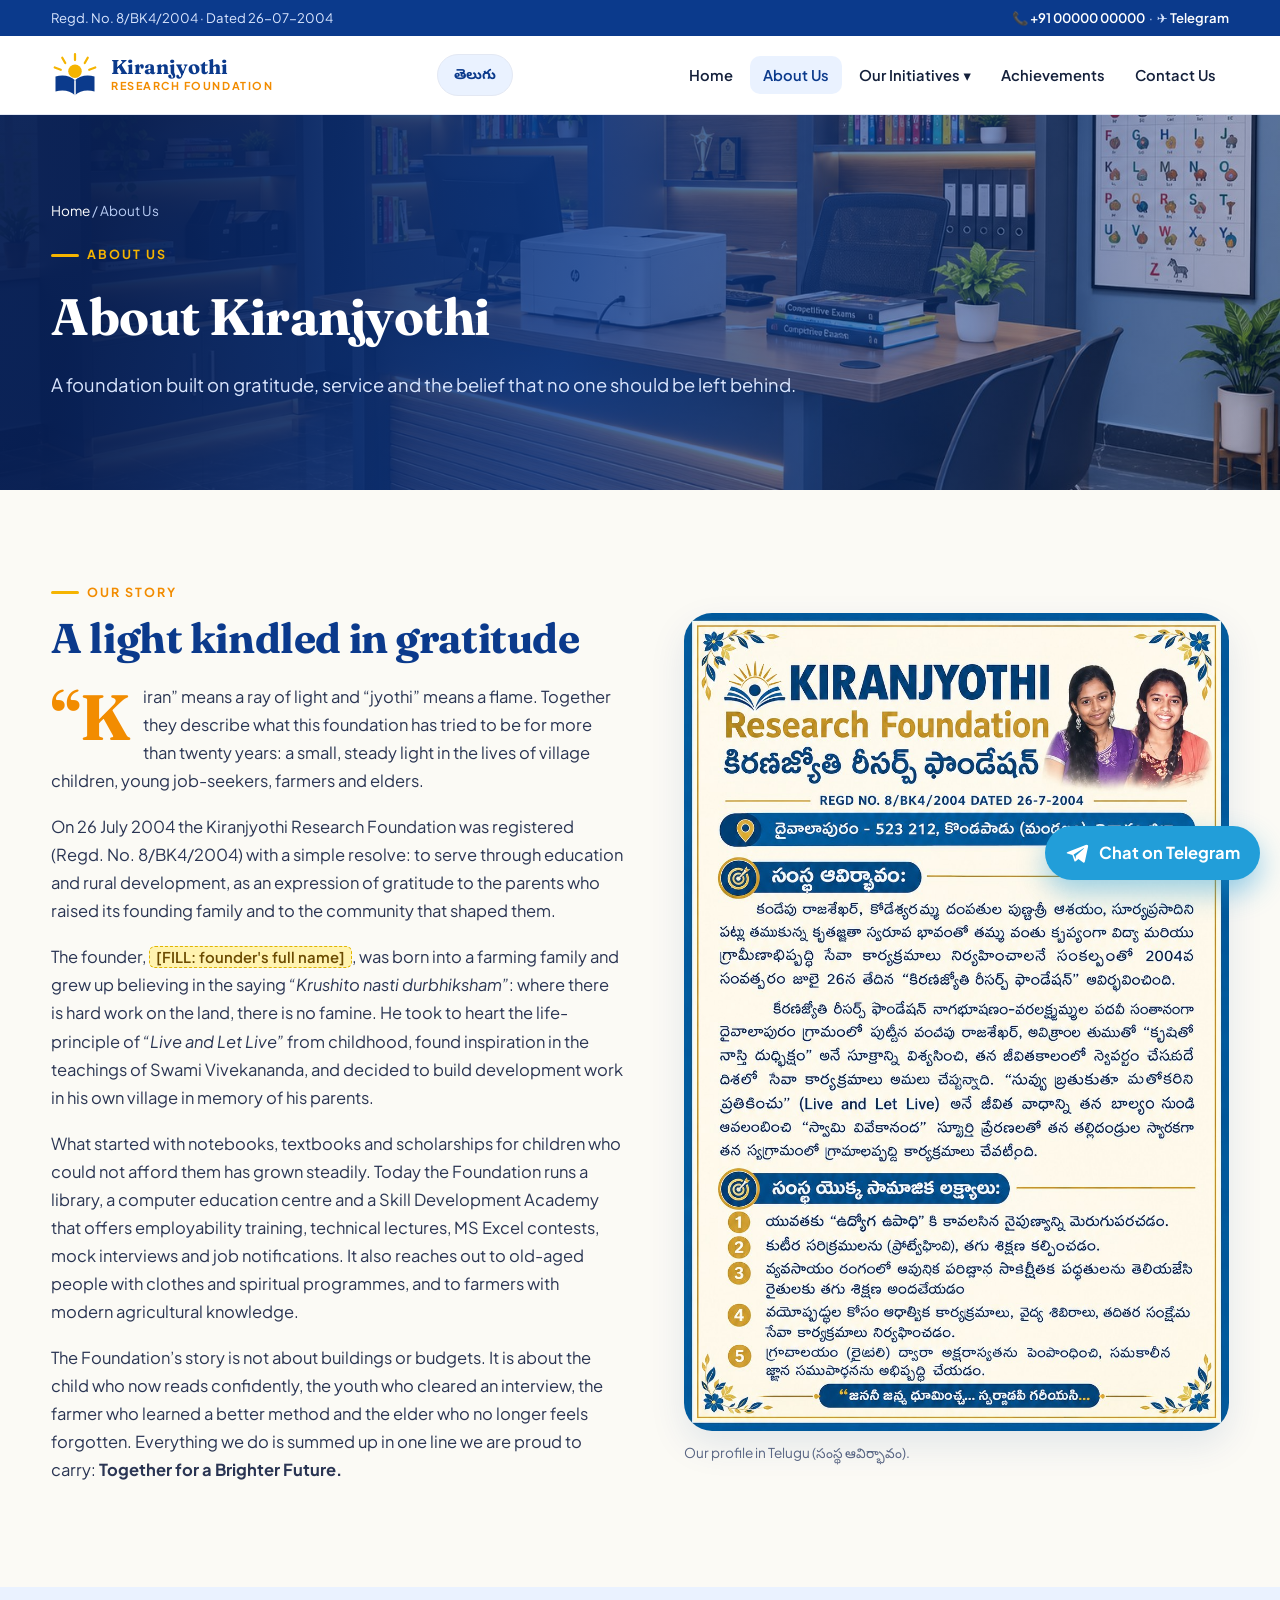
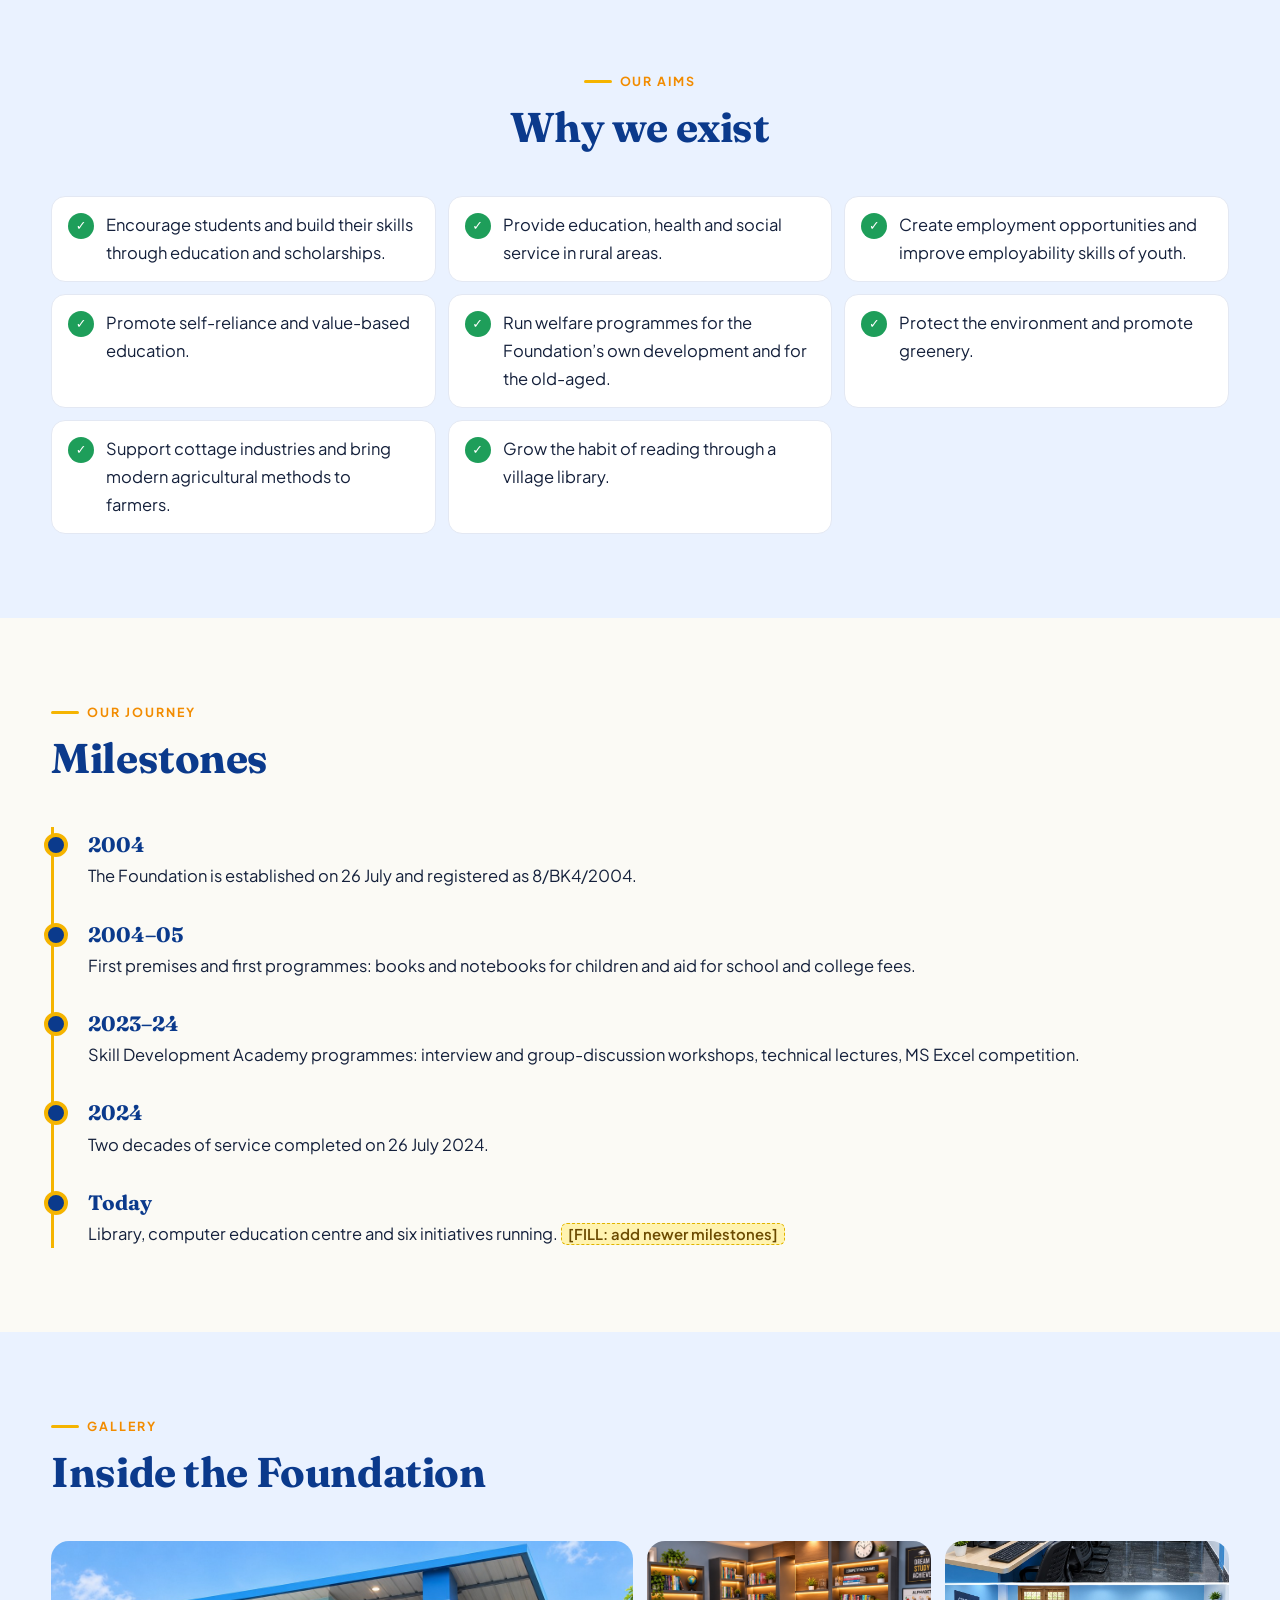
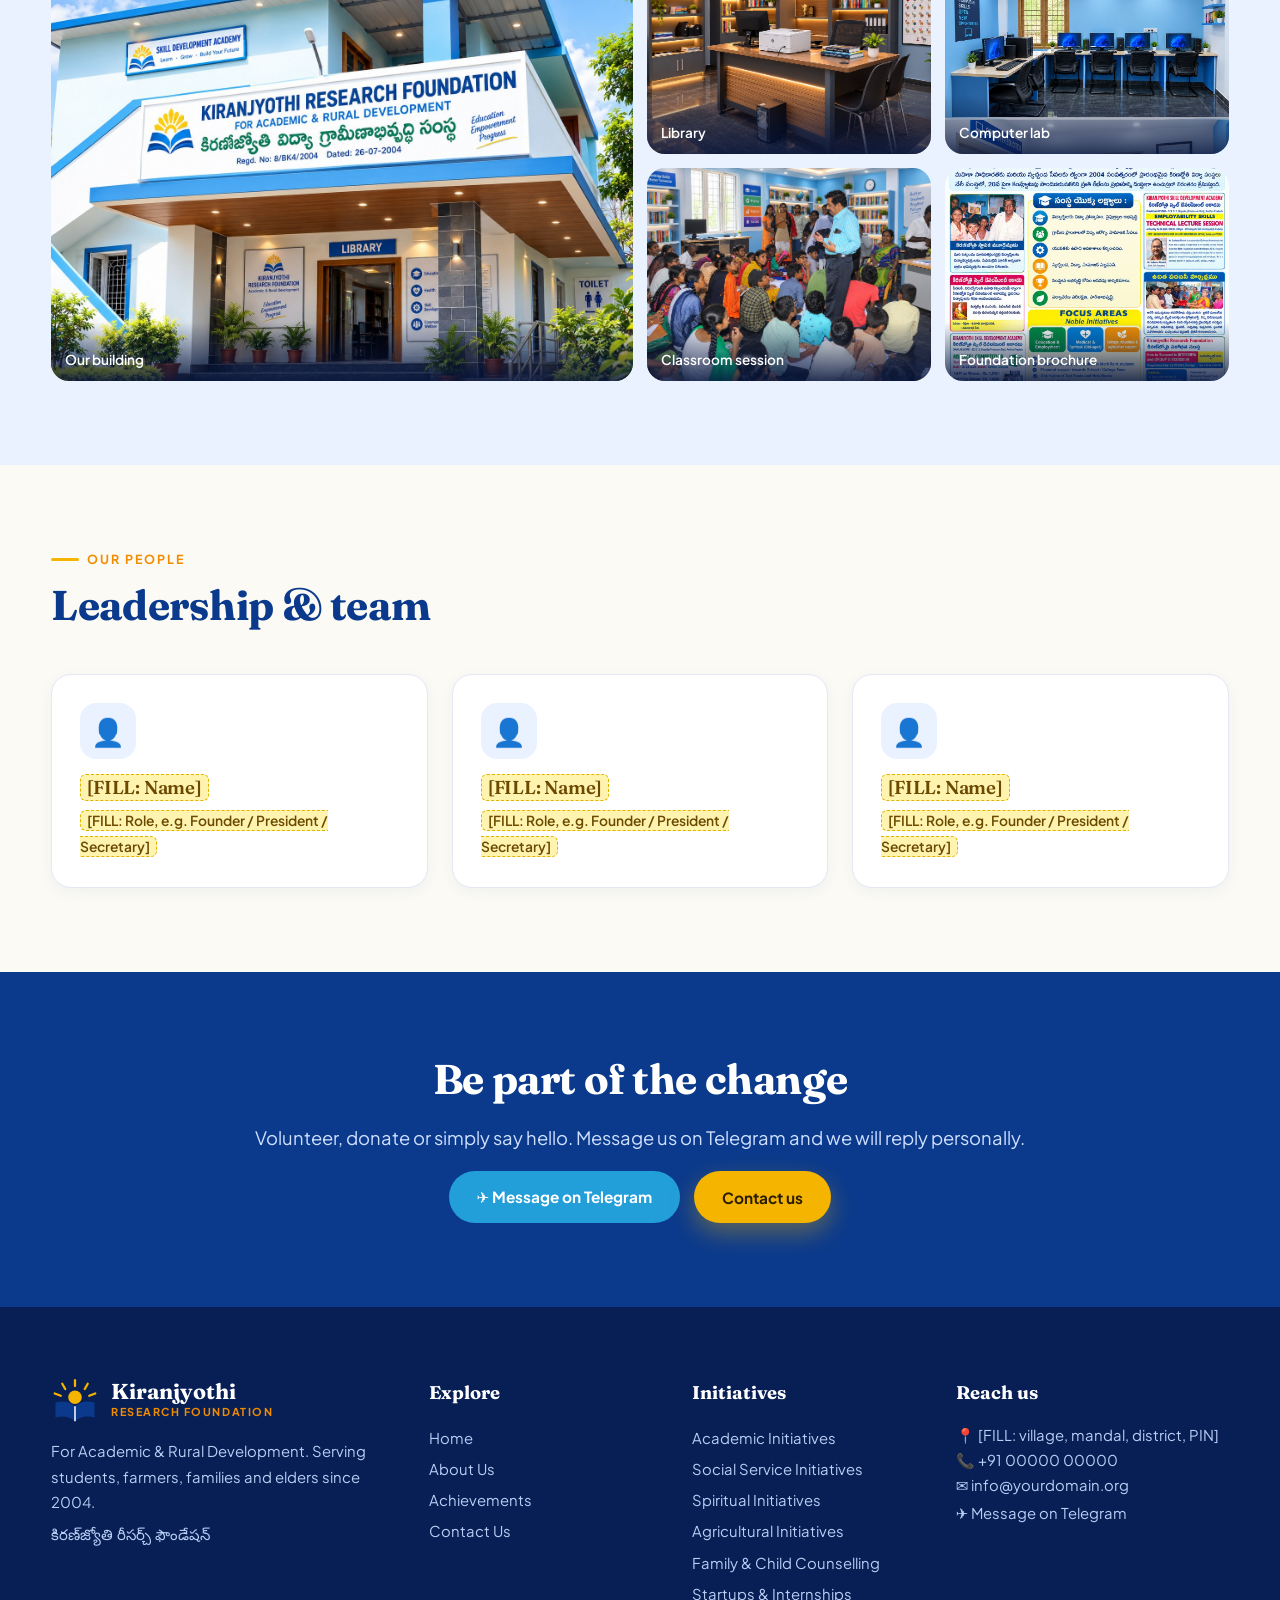
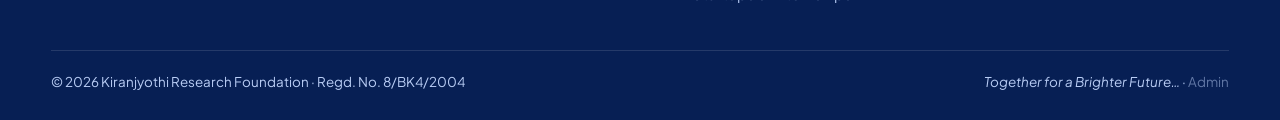
<file: about.html>
<!DOCTYPE html>
<html lang="en"><head><meta charset="utf-8"><meta name="viewport" content="width=device-width,initial-scale=1">
<title>About Us — Kiranjyothi Research Foundation</title><meta name="description" content="The story, aims and journey of the Kiranjyothi Research Foundation."><link rel="icon" href="data:image/svg+xml,%3Csvg xmlns='http://www.w3.org/2000/svg' viewBox='0 0 64 64'%3E%3Ccircle cx='32' cy='32' r='30' fill='%230b3a8c'/%3E%3Ccircle cx='32' cy='28' r='10' fill='%23f5b400'/%3E%3C/svg%3E">
<link rel="preconnect" href="https://fonts.googleapis.com"><link rel="preconnect" href="https://fonts.gstatic.com" crossorigin>
<link href="https://fonts.googleapis.com/css2?family=Fraunces:ital,opsz,wght@0,9..144,500;0,9..144,700;1,9..144,600&family=Noto+Sans+Telugu:wght@400;600;700&family=Plus+Jakarta+Sans:wght@400;500;600;700;800&display=swap" rel="stylesheet">
<style>
:root{
  --blue:#0b3a8c;--blue2:#1f6fe0;--sky:#eaf2ff;--gold:#f5b400;--saffron:#f28c00;--green:#1e9e5a;
  --ink:#14203b;--muted:#5a6683;--bg:#fbfaf5;--card:#fff;--line:#e3e8f3;
  --r:20px;--shadow:0 14px 36px rgba(11,58,140,.10);
  --display:'Fraunces','Georgia','Times New Roman',serif;
  --body:'Plus Jakarta Sans','Noto Sans Telugu','Segoe UI',system-ui,sans-serif;
}
*{box-sizing:border-box;margin:0;padding:0}
html{scroll-behavior:smooth}
body{font-family:var(--body);color:var(--ink);background:var(--bg);line-height:1.7;font-size:16.5px;-webkit-font-smoothing:antialiased}
img{max-width:100%;display:block}
a{color:var(--blue2);text-decoration:none}
.te{font-family:'Noto Sans Telugu','Plus Jakarta Sans',sans-serif}
.wrap{width:min(1180px,92%);margin-inline:auto}
h1,h2,h3{font-family:var(--display);line-height:1.15;color:var(--blue);letter-spacing:-.01em}
h1{font-size:clamp(2.3rem,5.2vw,4rem);font-weight:700}
h2{font-size:clamp(1.8rem,3.4vw,2.6rem);font-weight:700}
h3{font-size:1.3rem;font-weight:600}
.eyebrow{display:inline-flex;gap:.5rem;align-items:center;font-size:.78rem;font-weight:700;letter-spacing:.16em;text-transform:uppercase;color:var(--saffron)}
.eyebrow::before{content:"";width:28px;height:3px;background:var(--gold);border-radius:3px}
.lead{font-size:1.15rem;color:var(--muted);max-width:62ch}
section{padding:84px 0}
.sec-head{margin-bottom:44px;display:grid;gap:12px}
.sec-head.center{text-align:center;justify-items:center}
mark.fill{background:#fff3b0;color:#6b4a00;padding:1px 6px;border-radius:6px;font-size:.9em;font-weight:600;border:1px dashed #e0b400}

/* top strip + header */
.strip{background:var(--blue);color:#dbe7ff;font-size:.82rem;padding:7px 0}
.strip .wrap{display:flex;justify-content:space-between;gap:12px;flex-wrap:wrap}
.strip a{color:#fff;font-weight:600}
header.site{position:sticky;top:0;z-index:50;background:rgba(255,255,255,.92);backdrop-filter:blur(12px);border-bottom:1px solid var(--line)}
header.site .wrap{display:flex;align-items:center;justify-content:space-between;height:78px;gap:18px}
.brand{display:flex;align-items:center;gap:12px;color:var(--blue)}
.brand svg{width:48px;height:48px;flex:none}
.brand b{font-family:var(--display);font-size:1.25rem;display:block;line-height:1.05}
.brand small{display:block;font-size:.68rem;letter-spacing:.14em;color:var(--saffron);font-weight:700;text-transform:uppercase}
nav.main{display:flex;gap:4px;align-items:center}
nav.main a,nav.main .dd>button{font:600 .92rem var(--body);color:var(--ink);padding:10px 13px;border-radius:10px;background:none;border:0;cursor:pointer;display:block}
nav.main a:hover,nav.main .dd>button:hover,nav.main a.active,nav.main .dd.active>button{background:var(--sky);color:var(--blue)}
.dd{position:relative}
.dd .menu{position:absolute;top:100%;left:0;min-width:270px;background:#fff;border:1px solid var(--line);border-radius:16px;box-shadow:var(--shadow);padding:8px;display:none}
.dd:hover .menu,.dd:focus-within .menu,.dd.open .menu{display:block}
.dd .menu a{display:flex;gap:10px;align-items:center}
.burger{display:none;background:var(--blue);color:#fff;border:0;width:44px;height:44px;border-radius:12px;font-size:1.3rem;cursor:pointer}
@media(max-width:1020px){
  .burger{display:block}
  nav.main{position:fixed;inset:78px 0 0 0;background:#fff;flex-direction:column;align-items:stretch;padding:18px;overflow:auto;transform:translateX(100%);transition:.3s}
  nav.main.open{transform:none}
  .dd .menu{position:static;display:block;border:0;box-shadow:none;padding:0 0 0 12px}
  .dd>button{display:none!important}
}

/* buttons */
.btn{display:inline-flex;align-items:center;gap:.55rem;padding:14px 26px;border-radius:999px;font:700 .96rem var(--body);border:2px solid transparent;cursor:pointer;transition:.25s}
.btn.primary{background:var(--gold);color:#2a1d00;box-shadow:0 10px 24px rgba(245,180,0,.35)}
.btn.primary:hover{transform:translateY(-3px)}
.btn.ghost{border-color:rgba(255,255,255,.7);color:#fff}
.btn.ghost:hover{background:#fff;color:var(--blue)}
.btn.blue{background:var(--blue);color:#fff}
.btn.blue:hover{background:var(--blue2)}
.btn.tg{background:#229ed9;color:#fff}

/* hero */
.hero{position:relative;color:#fff;background:var(--blue);overflow:hidden;padding:0}
.hero .bg{position:absolute;inset:0;background-size:cover;background-position:center}
.hero::after{content:"";position:absolute;inset:0;background:linear-gradient(100deg,rgba(7,31,84,.96) 8%,rgba(11,58,140,.82) 45%,rgba(11,58,140,.25) 100%)}
.hero .wrap{position:relative;z-index:2;padding:110px 0 150px;display:grid;gap:22px;max-width:1180px}
.hero h1{color:#fff;max-width:15ch}
.hero h1 em{font-style:italic;color:var(--gold)}
.hero p.lead{color:#dbe7ff}
.hero .eyebrow{color:var(--gold)}
.hero .ctas{display:flex;gap:14px;flex-wrap:wrap;margin-top:8px}
.hero.small .wrap{padding:84px 0 90px}
.hero.small h1{font-size:clamp(2.1rem,4.4vw,3.2rem);max-width:22ch}
.sunrise{position:absolute;right:-90px;bottom:-110px;width:520px;opacity:.16;z-index:1}
.crumbs{font-size:.85rem;color:#b9cdf5}.crumbs a{color:#fff}

/* stats band */
.stats{margin-top:-70px;position:relative;z-index:5;padding:0}
.stats .grid{background:#fff;border-radius:26px;box-shadow:var(--shadow);display:grid;grid-template-columns:repeat(4,1fr);border:1px solid var(--line)}
.stat{padding:30px 22px;text-align:center;border-right:1px solid var(--line)}
.stat:last-child{border:0}
.stat b{font-family:var(--display);font-size:2.6rem;color:var(--blue);display:block;line-height:1}
.stat span{font-size:.88rem;color:var(--muted);font-weight:600}
@media(max-width:720px){.stats .grid{grid-template-columns:repeat(2,1fr)}.stat:nth-child(2){border-right:0}.stat{border-bottom:1px solid var(--line)}}

/* grids and cards */
.grid{display:grid;gap:24px}
.g2{grid-template-columns:repeat(2,1fr)}.g3{grid-template-columns:repeat(3,1fr)}.g4{grid-template-columns:repeat(4,1fr)}
@media(max-width:900px){.g3,.g4{grid-template-columns:repeat(2,1fr)}}
@media(max-width:620px){.g2,.g3,.g4{grid-template-columns:1fr}}
.card{background:var(--card);border:1px solid var(--line);border-radius:var(--r);padding:28px;box-shadow:0 4px 14px rgba(11,58,140,.05);transition:.3s}
.card:hover{transform:translateY(-6px);box-shadow:var(--shadow)}
.card .ico{width:56px;height:56px;border-radius:16px;display:grid;place-items:center;font-size:1.7rem;background:var(--sky);margin-bottom:16px}
.card p{color:var(--muted);font-size:.96rem;margin-top:8px}
.focus{position:relative;overflow:hidden;color:#fff;border:0;min-height:260px;display:flex;flex-direction:column;justify-content:flex-end}
.focus h3{color:#fff}.focus p{color:rgba(255,255,255,.88)}
.focus .te{opacity:.85;font-size:.9rem}
.focus::before{content:"";position:absolute;inset:0;background:var(--c);z-index:0}
.focus::after{content:attr(data-n);position:absolute;top:8px;right:20px;font:700 5.5rem var(--display);opacity:.15;color:#fff}
.focus>*{position:relative;z-index:1}
.focus .more{margin-top:14px;font-weight:700;font-size:.9rem;color:var(--gold)}
.split{display:grid;grid-template-columns:1.05fr 1fr;gap:60px;align-items:center}
@media(max-width:900px){.split{grid-template-columns:1fr;gap:34px}}
.photo{border-radius:28px;overflow:hidden;box-shadow:var(--shadow);position:relative}
.photo img{width:100%;height:100%;object-fit:cover}
.photo .tag{position:absolute;left:16px;bottom:16px;background:rgba(255,255,255,.95);padding:8px 14px;border-radius:999px;font-weight:700;font-size:.82rem;color:var(--blue)}
.essay p{margin-bottom:1.1em;color:#2a3553}
.essay p:first-of-type::first-letter{font:700 4rem/0.8 var(--display);float:left;padding:8px 12px 0 0;color:var(--saffron)}
.ticks{list-style:none;display:grid;gap:12px}
.ticks li{display:flex;gap:12px;align-items:flex-start;padding:14px 16px;background:#fff;border:1px solid var(--line);border-radius:14px}
.ticks li::before{content:"✓";flex:none;width:26px;height:26px;border-radius:50%;background:var(--green);color:#fff;display:grid;place-items:center;font-size:.8rem;font-weight:800;margin-top:2px}
.band{background:var(--blue);color:#fff;position:relative;overflow:hidden}
.band h2,.band h3{color:#fff}.band .lead{color:#cfe0ff}
.soft{background:var(--sky)}
.quote{font:italic 600 clamp(1.4rem,3vw,2.1rem)/1.35 var(--display);text-align:center;max-width:24em;margin:auto}
.quote small{display:block;font:600 .9rem var(--body);color:var(--gold);margin-top:14px;font-style:normal}

/* timeline */
.timeline{position:relative;display:grid;gap:26px;padding-left:34px;border-left:3px solid var(--gold)}
.tl{position:relative}.tl::before{content:"";position:absolute;left:-44px;top:6px;width:16px;height:16px;border-radius:50%;background:var(--blue);border:4px solid var(--gold)}
.tl b{font-family:var(--display);font-size:1.3rem;color:var(--blue)}

/* gallery */
.gallery{display:grid;grid-template-columns:repeat(4,1fr);gap:14px}
.gallery figure{border-radius:18px;overflow:hidden;position:relative;aspect-ratio:4/3;cursor:zoom-in;background:#ddd}
.gallery figure:nth-child(1){grid-column:span 2;grid-row:span 2;aspect-ratio:auto}
.gallery img{width:100%;height:100%;object-fit:cover;transition:.5s}
.gallery figure:hover img{transform:scale(1.07)}
.gallery figcaption{position:absolute;inset:auto 0 0 0;padding:26px 14px 10px;background:linear-gradient(transparent,rgba(5,20,60,.85));color:#fff;font-size:.85rem;font-weight:600}
@media(max-width:720px){.gallery{grid-template-columns:repeat(2,1fr)}}
.lightbox{position:fixed;inset:0;background:rgba(5,15,40,.92);z-index:100;display:none;place-items:center;padding:24px}
.lightbox.show{display:grid}.lightbox img{max-height:90vh;border-radius:12px}

/* achievements */
.ach-card{display:flex;flex-direction:column;background:#fff;border:1px solid var(--line);border-radius:var(--r);overflow:hidden;color:inherit;transition:.3s}
.ach-card:hover{transform:translateY(-6px);box-shadow:var(--shadow)}
.ach-card .im{aspect-ratio:16/10;background:linear-gradient(135deg,var(--blue),var(--blue2));overflow:hidden;display:grid;place-items:center;font-size:3rem}
.ach-card .im img{width:100%;height:100%;object-fit:cover}
.ach-card .tx{padding:20px 22px 24px;display:grid;gap:8px}
.ach-card h3{font-size:1.18rem}
.ach-card p{color:var(--muted);font-size:.93rem}
.badge{display:inline-block;font-size:.72rem;font-weight:800;letter-spacing:.08em;text-transform:uppercase;padding:4px 11px;border-radius:999px;background:var(--sky);color:var(--blue);justify-self:start}
.meta{font-size:.82rem;color:var(--muted);font-weight:600}
.filters{display:flex;gap:10px;flex-wrap:wrap;margin-bottom:30px}
.chip{padding:9px 18px;border-radius:999px;border:1.5px solid var(--line);background:#fff;font:600 .88rem var(--body);cursor:pointer}
.chip.on,.chip:hover{background:var(--blue);color:#fff;border-color:var(--blue)}
.empty{padding:40px;text-align:center;color:var(--muted);background:#fff;border:2px dashed var(--line);border-radius:var(--r);grid-column:1/-1}
.article{max-width:820px;margin:auto}
.article .body p{margin-bottom:1.2em;font-size:1.08rem}
.article .hero-img{border-radius:24px;overflow:hidden;margin:26px 0;box-shadow:var(--shadow)}

/* forms */
form.f{display:grid;gap:16px}
label{font-weight:700;font-size:.88rem;color:var(--blue);display:grid;gap:6px}
input,textarea,select{font:inherit;padding:13px 15px;border:1.5px solid var(--line);border-radius:12px;background:#fff;color:var(--ink);width:100%}
input:focus,textarea:focus,select:focus{outline:3px solid rgba(31,111,224,.25);border-color:var(--blue2)}
textarea{min-height:130px;resize:vertical}
.note{font-size:.85rem;color:var(--muted)}
.status{padding:12px 16px;border-radius:12px;font-weight:600;display:none}
.status.ok{display:block;background:#e5f7ec;color:#116b3a}.status.err{display:block;background:#fdeaea;color:#9a1d1d}
.infobox{display:grid;gap:18px}
.infobox div{display:flex;gap:14px;align-items:flex-start}
.infobox .ico{width:46px;height:46px;border-radius:14px;background:var(--sky);display:grid;place-items:center;font-size:1.3rem;flex:none}

/* footer */
footer.site{background:#071f54;color:#b9cdf5;padding:70px 0 26px;font-size:.93rem}
footer.site h4{color:#fff;font-family:var(--display);font-size:1.15rem;margin-bottom:14px}
footer.site a{color:#b9cdf5;display:block;padding:3px 0}footer.site a:hover{color:var(--gold)}
footer.site .cols{display:grid;grid-template-columns:1.5fr 1fr 1fr 1.2fr;gap:36px}
@media(max-width:900px){footer.site .cols{grid-template-columns:1fr 1fr}}
@media(max-width:560px){footer.site .cols{grid-template-columns:1fr}}
footer.site .legal{border-top:1px solid rgba(255,255,255,.12);margin-top:40px;padding-top:20px;display:flex;justify-content:space-between;flex-wrap:wrap;gap:10px;font-size:.84rem}

/* telegram float */
.tg-float{position:fixed;right:20px;bottom:20px;z-index:60;display:flex;align-items:center;gap:10px;background:#229ed9;color:#fff;padding:13px 20px;border-radius:999px;font-weight:700;box-shadow:0 12px 28px rgba(34,158,217,.45);transition:.25s}
.tg-float:hover{transform:translateY(-4px);color:#fff}
.tg-float svg{width:24px;height:24px}
@media(max-width:560px){.tg-float span{display:none}.tg-float{padding:14px}}

/* admin */
.admin-bar{display:flex;justify-content:space-between;align-items:center;gap:12px;flex-wrap:wrap;margin-bottom:26px}
.thumbs{display:flex;gap:10px;flex-wrap:wrap}
.thumbs div{position:relative}.thumbs img{width:90px;height:70px;object-fit:cover;border-radius:10px}
.thumbs button{position:absolute;top:-8px;right:-8px;border:0;background:#c0392b;color:#fff;width:22px;height:22px;border-radius:50%;cursor:pointer}
.row{display:flex;justify-content:space-between;align-items:center;gap:14px;padding:14px 0;border-bottom:1px solid var(--line)}
.row small{color:var(--muted)}
.mini{padding:7px 14px;border-radius:10px;border:1.5px solid var(--line);background:#fff;font:600 .82rem var(--body);cursor:pointer}
.mini.danger{color:#b3261e;border-color:#f3c4c0}

/* reveal */
.rv{opacity:0;transform:translateY(26px);transition:opacity .7s,transform .7s}
.rv.in{opacity:1;transform:none}
@media(prefers-reduced-motion:reduce){.rv{opacity:1;transform:none;transition:none}html{scroll-behavior:auto}}

/* language switch */
.hd-right{display:flex;gap:10px;align-items:center}
.lang-btn{background:var(--sky);color:var(--blue);border:1.5px solid var(--line);padding:9px 16px;border-radius:999px;font:700 .88rem var(--body);cursor:pointer;white-space:nowrap}
.lang-btn:hover{background:var(--blue);color:#fff;border-color:var(--blue)}
html[lang="te"] body{font-family:'Noto Sans Telugu','Plus Jakarta Sans',sans-serif}
html[lang="te"] h1,html[lang="te"] h2,html[lang="te"] h3,html[lang="te"] .brand b{font-family:'Noto Sans Telugu',sans-serif;letter-spacing:0;line-height:1.3}
html[lang="te"] .eyebrow{letter-spacing:.02em;text-transform:none}

</style></head><body>
<div class="strip"><div class="wrap"><span>Regd. No. 8/BK4/2004 · Dated 26-07-2004</span><span>📞 <a href="tel:+910000000000">+91 00000 00000</a> &nbsp;·&nbsp; ✈️ <a data-tg href="#">Telegram</a></span></div></div><header class="site"><div class="wrap"><a class="brand" href="index.html"><svg viewBox="0 0 64 64" aria-hidden="true"><g stroke="#f5b400" stroke-width="3" stroke-linecap="round"><path d="M32 4v8M15 9l4 7M49 9l-4 7M5 22l8 3M59 22l-8 3"/></g><circle cx="32" cy="27" r="9" fill="#f5b400"/><path d="M6 34c10-3 20-1 26 5 6-6 16-8 26-5v20c-10-3-20-1-26 5-6-6-16-8-26-5z" fill="#0b3a8c"/><path d="M32 39v20" stroke="#fff" stroke-width="2"/></svg><span><b>Kiranjyothi</b><small>Research Foundation</small></span></a><div class="hd-right"><button class="lang-btn" id="langBtn" type="button">తెలుగు</button><button class="burger" aria-label="Menu" aria-expanded="false">☰</button></div><nav class="main"><a href="index.html">Home</a><a href="about.html" class="active">About Us</a><div class="dd"><button type="button">Our Initiatives ▾</button><div class="menu"><a href="academic.html">🎓 Academic Initiatives</a><a href="social-service.html">🤝 Social Service Initiatives</a><a href="spiritual.html">🕉️ Spiritual Initiatives</a><a href="agricultural.html">🌾 Agricultural Initiatives</a><a href="family-counselling.html">👨‍👩‍👧 Family & Child Counselling</a><a href="startups-internships.html">🚀 Startups & Internships</a></div></div><a href="achievements.html">Achievements</a><a href="contact.html">Contact Us</a></nav></div></header>
<main><section class="hero small"><div class="bg" style="background-image:url(images/library.jpg)"></div><div class="wrap"><div class="crumbs"><a href="index.html">Home</a> / About Us</div><span class="eyebrow">About us</span><h1>About Kiranjyothi</h1><p class="lead">A foundation built on gratitude, service and the belief that no one should be left behind.</p></div></section><section><div class="wrap split"><div class="essay rv"><span class="eyebrow">Our story</span><h2 style="margin:12px 0 20px">A light kindled in gratitude</h2><p>“Kiran” means a ray of light and “jyothi” means a flame. Together they describe what this foundation has tried to be for more than twenty years: a small, steady light in the lives of village children, young job-seekers, farmers and elders.</p><p>On 26 July 2004 the Kiranjyothi Research Foundation was registered (Regd. No. 8/BK4/2004) with a simple resolve: to serve through education and rural development, as an expression of gratitude to the parents who raised its founding family and to the community that shaped them.</p><p>The founder, <mark class="fill">[FILL: founder's full name]</mark>, was born into a farming family and grew up believing in the saying <em>“Krushito nasti durbhiksham”</em>: where there is hard work on the land, there is no famine. He took to heart the life-principle of <em>“Live and Let Live”</em> from childhood, found inspiration in the teachings of Swami Vivekananda, and decided to build development work in his own village in memory of his parents.</p><p>What started with notebooks, textbooks and scholarships for children who could not afford them has grown steadily. Today the Foundation runs a library, a computer education centre and a Skill Development Academy that offers employability training, technical lectures, MS Excel contests, mock interviews and job notifications. It also reaches out to old-aged people with clothes and spiritual programmes, and to farmers with modern agricultural knowledge.</p><p>The Foundation’s story is not about buildings or budgets. It is about the child who now reads confidently, the youth who cleared an interview, the farmer who learned a better method and the elder who no longer feels forgotten. Everything we do is summed up in one line we are proud to carry: <strong>Together for a Brighter Future.</strong></p></div><div><div class="photo rv"><img src="images/about-poster.jpg" alt="Foundation profile in Telugu"></div><p class="note" style="margin-top:10px">Our profile in Telugu (సంస్థ ఆవిర్భావం).</p></div></div></section><section class="soft"><div class="wrap"><div class="sec-head center"><span class="eyebrow">Our aims</span><h2>Why we exist</h2></div><div class="grid g2"><ul class="ticks" style="grid-column:1/-1;grid-template-columns:repeat(auto-fit,minmax(320px,1fr))"><li>Encourage students and build their skills through education and scholarships.</li><li>Provide education, health and social service in rural areas.</li><li>Create employment opportunities and improve employability skills of youth.</li><li>Promote self-reliance and value-based education.</li><li>Run welfare programmes for the Foundation’s own development and for the old-aged.</li><li>Protect the environment and promote greenery.</li><li>Support cottage industries and bring modern agricultural methods to farmers.</li><li>Grow the habit of reading through a village library.</li></ul></div></div></section><section><div class="wrap"><div class="sec-head"><span class="eyebrow">Our journey</span><h2>Milestones</h2></div><div class="timeline"><div class="tl rv"><b>2004</b><p>The Foundation is established on 26 July and registered as 8/BK4/2004.</p></div><div class="tl rv"><b>2004–05</b><p>First premises and first programmes: books and notebooks for children and aid for school and college fees.</p></div><div class="tl rv"><b>2023–24</b><p>Skill Development Academy programmes: interview and group-discussion workshops, technical lectures, MS Excel competition.</p></div><div class="tl rv"><b>2024</b><p>Two decades of service completed on 26 July 2024.</p></div><div class="tl rv"><b>Today</b><p>Library, computer education centre and six initiatives running. <mark class="fill">[FILL: add newer milestones]</mark></p></div></div></div></section><section class="soft"><div class="wrap"><div class="sec-head"><span class="eyebrow">Gallery</span><h2>Inside the Foundation</h2></div><div class="gallery"><figure class="rv"><img loading="lazy" src="images/building.jpg" alt="Our building"><figcaption>Our building</figcaption></figure><figure class="rv"><img loading="lazy" src="images/library.jpg" alt="Library"><figcaption>Library</figcaption></figure><figure class="rv"><img loading="lazy" src="images/computer-lab.jpg" alt="Computer lab"><figcaption>Computer lab</figcaption></figure><figure class="rv"><img loading="lazy" src="images/classroom.jpg" alt="Classroom session"><figcaption>Classroom session</figcaption></figure><figure class="rv"><img loading="lazy" src="images/brochure.jpg" alt="Foundation brochure"><figcaption>Foundation brochure</figcaption></figure></div></div></section><section><div class="wrap"><div class="sec-head"><span class="eyebrow">Our people</span><h2>Leadership &amp; team</h2></div><div class="grid g3"><div class="card rv"><div class="ico">👤</div><h3><mark class="fill">[FILL: Name]</mark></h3><p><mark class="fill">[FILL: Role, e.g. Founder / President / Secretary]</mark></p></div><div class="card rv"><div class="ico">👤</div><h3><mark class="fill">[FILL: Name]</mark></h3><p><mark class="fill">[FILL: Role, e.g. Founder / President / Secretary]</mark></p></div><div class="card rv"><div class="ico">👤</div><h3><mark class="fill">[FILL: Name]</mark></h3><p><mark class="fill">[FILL: Role, e.g. Founder / President / Secretary]</mark></p></div></div></div></section><section class="band"><div class="wrap" style="text-align:center;display:grid;gap:18px;justify-items:center"><h2>Be part of the change</h2><p class="lead">Volunteer, donate or simply say hello. Message us on Telegram and we will reply personally.</p><div style="display:flex;gap:14px;flex-wrap:wrap;justify-content:center"><a class="btn tg" data-tg href="#">✈️ Message on Telegram</a><a class="btn primary" href="contact.html">Contact us</a></div></div></section></main>
<footer class="site"><div class="wrap"><div class="cols"><div><div class="brand" style="color:#fff;margin-bottom:14px"><svg viewBox="0 0 64 64" aria-hidden="true"><g stroke="#f5b400" stroke-width="3" stroke-linecap="round"><path d="M32 4v8M15 9l4 7M49 9l-4 7M5 22l8 3M59 22l-8 3"/></g><circle cx="32" cy="27" r="9" fill="#f5b400"/><path d="M6 34c10-3 20-1 26 5 6-6 16-8 26-5v20c-10-3-20-1-26 5-6-6-16-8-26-5z" fill="#0b3a8c"/><path d="M32 39v20" stroke="#fff" stroke-width="2"/></svg><span><b style="font-size:1.35rem">Kiranjyothi</b><small>Research Foundation</small></span></div><p>For Academic & Rural Development. Serving students, farmers, families and elders since 2004.</p><p class="te" style="margin-top:10px">కిరణ్‌జ్యోతి రీసర్చ్ ఫౌండేషన్</p></div><div><h4>Explore</h4><a href="index.html">Home</a><a href="about.html">About Us</a><a href="achievements.html">Achievements</a><a href="contact.html">Contact Us</a></div><div><h4>Initiatives</h4><a href="academic.html">Academic Initiatives</a><a href="social-service.html">Social Service Initiatives</a><a href="spiritual.html">Spiritual Initiatives</a><a href="agricultural.html">Agricultural Initiatives</a><a href="family-counselling.html">Family & Child Counselling</a><a href="startups-internships.html">Startups & Internships</a></div><div><h4>Reach us</h4><p>📍 [FILL: village, mandal, district, PIN]</p><p>📞 <a style="display:inline" href="tel:+910000000000">+91 00000 00000</a></p><p>✉️ <a style="display:inline" href="mailto:info@yourdomain.org">info@yourdomain.org</a></p><p><a data-tg href="#">✈️ Message on Telegram</a></p></div></div><div class="legal"><span>© <span id="yr"></span> Kiranjyothi Research Foundation · Regd. No. 8/BK4/2004</span><span><em>Together for a Brighter Future…</em> · <a style="display:inline;opacity:.5" href="admin.html">Admin</a></span></div></div></footer><a class="tg-float" data-tg href="#" aria-label="Message us on Telegram"><svg viewBox="0 0 24 24" fill="currentColor"><path d="M21.9 3.6 2.7 11c-1.3.5-1.3 1.3-.2 1.6l4.9 1.5 1.9 5.7c.2.6.4.8.9.8.4 0 .6-.2.9-.5l2.3-2.2 4.8 3.5c.9.5 1.5.2 1.7-.8l3.2-15.1c.3-1.3-.5-1.9-1.7-1.4zM8.6 13.5l9.9-6.2c.5-.3.9-.1.5.2l-8.1 7.3-.3 3.4-2-4.7z"/></svg><span>Chat on Telegram</span></a><div class="lightbox" role="dialog" aria-label="Image viewer"></div><script>document.getElementById("yr").textContent=new Date().getFullYear()</script>
<script>window.KRF_CONFIG={"orgName": "Kiranjyothi Research Foundation", "founded": 2004, "telegramUsername": "YourTelegramUsername", "telegramBotToken": "", "telegramChatId": "", "telegramProxyUrl": "", "adminPassword": "change-this-password"};window.KRF_SEED=[{"id": "20-years-of-service", "title": "Two decades of service: Kiranjyothi turns 20", "category": "general", "date": "2024-07-26", "summary": "On 26 July 2024 the Foundation completed 20 years of service to students, farmers and elders.", "body": "Since 26 July 2004 the Kiranjyothi Research Foundation has worked quietly for education, skill development and rural welfare.\n\nTwenty years on, the work continues with the same spirit: Live and Let Live.\n\n[Owner: replace this text with the story of the anniversary event, guests who attended and what was announced.]", "images": ["images/building.jpg"]}, {"id": "ms-excel-competition-2024", "title": "MS Excel Competition for students", "category": "academic", "date": "2024-03-26", "summary": "A one-hour MS Excel competition at the school campus with cash prizes for the top three.", "body": "The Kiranjyothi Skill Development Academy held an MS Excel competition on 26 March 2024 at the school campus. The test lasted 1 hour.\n\nPrizes: 1st Rs. 1,500, 2nd Rs. 1,000 and 3rd Rs. 500.\n\n[Owner: add winners' names, number of participants and photos.]", "images": ["images/computer-lab.jpg"]}, {"id": "technical-lecture-cloud-devops-2024", "title": "Technical lecture: Cloud, AWS, SQL, DevOps and Python", "category": "startups", "date": "2024-03-26", "summary": "An employability session where an experienced IT professional oriented youth on cloud, AWS/SQL, DevOps and Python.", "body": "On Sunday 26 March 2024 (9:00 am to 4:00 pm) the Skill Development Academy hosted a technical lecture session titled 'An orientation session on Cloud Transformation, AWS/SQL, DevOps and Python'.\n\nThe resource person is a software professional with more than 8 years of experience who has trained over 2000 students.\n\n[Owner: add the speaker's full name, attendance and photos.]", "images": ["images/classroom.jpg"]}, {"id": "interview-gd-workshop-2023", "title": "How to Succeed in Interview and Group Discussion", "category": "startups", "date": "2023-10-22", "summary": "A Sunday workshop by an expert team from Hyderabad on interviews, group discussion, resumes and personality development.", "body": "On 22 October 2023 (Sunday, 9:00 am to 6:00 pm) a renowned expert team from Hyderabad conducted a full-day programme.\n\nTopics: how to do an interview and group discussion effectively, tips for good communication, resume writing and interview preparation, personality development and career guidance.\n\n[Owner: add photos and feedback from participants.]", "images": ["images/scholarship-handover.jpg"]}, {"id": "elders-distribution-programme", "title": "Support and distribution programme for the elderly", "category": "social", "date": "2024-01-15", "summary": "Clothes and essentials were distributed to old-aged people of the village.", "body": "The Foundation regularly distributes clothes and accessories to elderly people, honouring them with respect.\n\n[Owner: add the exact date, place and number of beneficiaries, then replace this note.]", "images": ["images/elderly-distribution.jpg"]}, {"id": "founder-with-children", "title": "Our founder with the children of the village", "category": "academic", "date": "2004-12-01", "summary": "From the early years: books, notebooks and encouragement for children who needed them most.", "body": "From the very beginning, the Foundation's family has stood beside children and parents who could not afford school supplies.\n\n[Owner: replace this with the story behind this photograph.]", "images": ["images/founder-with-children.jpg"]}];</script>
<script>
(function(){
'use strict';
var C = window.KRF_CONFIG;
var KEY = 'krf_achievements_v1';
var CATS = {
  academic:{label:'Academic',page:'academic.html',icon:'🎓'},
  social:{label:'Social Service',page:'social-service.html',icon:'🤝'},
  spiritual:{label:'Spiritual',page:'spiritual.html',icon:'🕉️'},
  agri:{label:'Agricultural',page:'agricultural.html',icon:'🌾'},
  family:{label:'Family & Child Counselling',page:'family-counselling.html',icon:'👨‍👩‍👧'},
  startups:{label:'Startups & Internships',page:'startups-internships.html',icon:'🚀'},
  general:{label:'Foundation News',page:'about.html',icon:'⭐'}
};
/* ---------- English / Telugu language switch ---------- */
var TE = {
 'Home':'హోమ్','About Us':'మా గురించి','Our Initiatives ▾':'మా కార్యక్రమాలు ▾','Achievements':'విజయాలు','Contact Us':'సంప్రదించండి',
 'Explore':'అన్వేషించండి','Explore →':'అన్వేషించండి →','Initiatives':'కార్యక్రమాలు','Reach us':'మమ్మల్ని సంప్రదించండి',
 'Chat on Telegram':'టెలిగ్రామ్‌లో చాట్ చేయండి','Message on Telegram':'టెలిగ్రామ్‌లో సందేశం పంపండి','Open Telegram chat':'టెలిగ్రామ్ చాట్ తెరవండి',
 'Telegram':'టెలిగ్రామ్','Share on Telegram':'టెలిగ్రామ్‌లో షేర్ చేయండి','Send via Telegram':'టెలిగ్రామ్ ద్వారా పంపండి',
 'Our story':'మా కథ','See achievements':'విజయాలు చూడండి','Read our full story →':'మా పూర్తి కథ చదవండి →','Read more →':'మరింత చదవండి →',
 'Since 2004 · For Academic & Rural Development':'2004 నుండి · విద్యా & గ్రామీణాభివృద్ధి కోసం',
 'Together for a Brighter Future…':'ఉజ్వల భవిష్యత్తు కోసం కలిసి…',
 'Years of service':'సేవా సంవత్సరాలు','Focus initiatives':'ప్రధాన కార్యక్రమాలు','Computer courses':'కంప్యూటర్ కోర్సులు','Year of registration':'నమోదైన సంవత్సరం',
 'Our focus areas':'మా ప్రధాన రంగాలు','Six initiatives, one mission':'ఆరు కార్యక్రమాలు, ఒకే లక్ష్యం',
 'Academic Initiatives':'విద్యా కార్యక్రమాలు','Social Service Initiatives':'సామాజిక సేవా కార్యక్రమాలు','Spiritual Initiatives':'ఆధ్యాత్మిక కార్యక్రమాలు',
 'Agricultural Initiatives':'వ్యవసాయ కార్యక్రమాలు','Social Service':'సామాజిక సేవ','Family & Child Counselling':'కుటుంబ & బాల సలహా','Startups & Internships':'స్టార్టప్‌లు & ఇంటర్న్‌షిప్‌లు',
 'Latest achievements':'తాజా విజయాలు','See all achievements →':'అన్ని విజయాలు చూడండి →','All achievements →':'అన్ని విజయాలు →','← All achievements':'← అన్ని విజయాలు',
 'Recent work':'ఇటీవలి పని','Our impact':'మా ప్రభావం','All':'అన్నీ',
 'Academic':'విద్య','Spiritual':'ఆధ్యాత్మిక','Agricultural':'వ్యవసాయం','Foundation News':'సంస్థ వార్తలు',
 'Gallery':'గ్యాలరీ','Our work in action':'ఆచరణలో మా పని','Our campus & community':'మా క్యాంపస్ & సమాజం','Moments from the field':'క్షేత్రం నుండి దృశ్యాలు',
 'What we do':'మేము చేసేది','Where it began':'ఇక్కడ మొదలైంది','Our promise':'మా వాగ్దానం',
 'Who we are':'మేము ఎవరం','Our aims':'మా లక్ష్యాలు','Why we exist':'మేము ఎందుకు ఉన్నాం','Our journey':'మా ప్రయాణం','Milestones':'ముఖ్య ఘట్టాలు',
 'Inside the Foundation':'సంస్థ లోపల','Our people':'మా బృందం','Leadership & team':'నాయకత్వం & బృందం','About us':'మా గురించి',
 'Get in touch':'మమ్మల్ని సంప్రదించండి','Let’s talk':'మాట్లాడుకుందాం','Send us a message':'మాకు సందేశం పంపండి','Your name':'మీ పేరు',
 'Phone / Telegram':'ఫోన్ / టెలిగ్రామ్','Topic':'విషయం','Message':'సందేశం','Address':'చిరునామా','Phone':'ఫోన్','Email':'ఇమెయిల్',
 'Office hours':'కార్యాలయ వేళలు','Find us':'మమ్మల్ని కనుగొనండి','Our location':'మా ప్రదేశం','Search':'వెతుకు',
 'Be part of the change':'మార్పులో భాగమవ్వండి',
 'Volunteer, donate or simply say hello. Message us on Telegram and we will reply personally.':'స్వచ్ఛందంగా సేవ చేయండి, విరాళం ఇవ్వండి, లేదా ఒక్క పలకరింపు పంపండి. టెలిగ్రామ్‌లో మాకు సందేశం పంపండి, మేము వ్యక్తిగతంగా బదులిస్తాం.',
 'Contact us':'మమ్మల్ని సంప్రదించండి','← All achievements ':'← అన్ని విజయాలు '
};
var PH = {'Search achievements…':'విజయాలను వెతకండి…'};
var LANG_KEY = 'krf_lang', curLang = 'en';
var origText = new WeakMap(), origHtml = new WeakMap(), origPh = new WeakMap();

function applyLang(){
  var te = curLang === 'te';
  document.documentElement.lang = te ? 'te' : 'en';
  document.querySelectorAll('[data-te]').forEach(function(el){
    if (te) { if (!origHtml.has(el)) origHtml.set(el, el.innerHTML); el.innerHTML = el.getAttribute('data-te'); }
    else if (origHtml.has(el)) { el.innerHTML = origHtml.get(el); origHtml.delete(el); }
  });
  document.querySelectorAll('[placeholder]').forEach(function(el){
    if (te) { if (!origPh.has(el)) origPh.set(el, el.placeholder); var k = origPh.get(el); if (PH[k]) el.placeholder = PH[k]; }
    else if (origPh.has(el)) { el.placeholder = origPh.get(el); origPh.delete(el); }
  });
  var w = document.createTreeWalker(document.body, NodeFilter.SHOW_TEXT, null), nodes = [], n;
  while ((n = w.nextNode())) { if (!/^(SCRIPT|STYLE|TEXTAREA|OPTION)$/.test(n.parentNode.nodeName)) nodes.push(n); }
  nodes.forEach(function(node){
    if (te) {
      if (!origText.has(node)) { if (!TE[node.nodeValue.trim()]) return; origText.set(node, node.nodeValue); }
      var o = origText.get(node), k = o.trim();
      if (TE[k]) node.nodeValue = o.replace(k, TE[k]);
    } else if (origText.has(node)) { node.nodeValue = origText.get(node); origText.delete(node); }
  });
  var b = document.getElementById('langBtn');
  if (b) b.textContent = te ? 'English' : 'తెలుగు';
}
function setLang(l){
  curLang = l === 'te' ? 'te' : 'en';
  try { localStorage.setItem(LANG_KEY, curLang); } catch (e) {}
  applyLang();
}
function initLang(){
  var b = document.getElementById('langBtn');
  if (b) b.addEventListener('click', function(){ setLang(curLang === 'te' ? 'en' : 'te'); });
  var saved = null; try { saved = localStorage.getItem(LANG_KEY); } catch (e) {}
  curLang = saved === 'te' ? 'te' : 'en';
  applyLang();
}

function $(s,r){return (r||document).querySelector(s)}
function $$(s,r){return Array.prototype.slice.call((r||document).querySelectorAll(s))}
function esc(s){return String(s==null?'':s).replace(/[&<>"']/g,function(c){return {'&':'&amp;','<':'&lt;','>':'&gt;','"':'&quot;',"'":'&#39;'}[c]})}
function fmtDate(d){if(!d)return '';var x=new Date(d+'T00:00:00');return isNaN(x)?d:x.toLocaleDateString('en-IN',{day:'numeric',month:'short',year:'numeric'})}

/* ---------- achievements data layer ---------- */
function loadPublished(){
  return fetch('data/achievements.json',{cache:'no-store'}).then(function(r){return r.ok?r.json():null})
   .then(function(j){return (Array.isArray(j)&&j.length)?j:(window.KRF_SEED||[])})
   .catch(function(){return window.KRF_SEED||[]});
}
function getLocal(){try{var v=localStorage.getItem(KEY);return v?JSON.parse(v):null}catch(e){return null}}
function saveLocal(list){localStorage.setItem(KEY,JSON.stringify(list))}
function clearLocal(){try{localStorage.removeItem(KEY)}catch(e){}}
function getAll(){
  var l=getLocal();
  var p=l?Promise.resolve(l):loadPublished();
  return p.then(function(list){return list.slice().sort(function(a,b){return (b.date||'').localeCompare(a.date||'')})});
}
function card(a){
  var c=CATS[a.category]||CATS.general, im=(a.images&&a.images[0])||'';
  return '<a class="ach-card rv" href="achievement.html?id='+encodeURIComponent(a.id)+'">'+
   '<div class="im">'+(im?'<img loading="lazy" src="'+esc(im)+'" alt="'+esc(a.title)+'">':c.icon)+'</div>'+
   '<div class="tx"><span class="badge">'+esc(c.label)+'</span><h3>'+esc(a.title)+'</h3>'+
   '<p>'+esc(a.summary)+'</p><span class="meta">'+esc(fmtDate(a.date))+' · <span>Read more →</span></span></div></a>';
}
function paragraphs(t){return String(t||'').split(/\n\s*\n/).map(function(p){return '<p>'+esc(p).replace(/\n/g,'<br>')+'</p>'}).join('')}

/* ---------- telegram ---------- */
function tgLink(){return 'https://t.me/'+encodeURIComponent(C.telegramUsername)}
function sendTelegram(text){
  if(C.telegramProxyUrl){
    return fetch(C.telegramProxyUrl,{method:'POST',headers:{'Content-Type':'application/json'},body:JSON.stringify({text:text})}).then(function(r){return r.ok});
  }
  if(C.telegramBotToken&&C.telegramChatId){
    return fetch('https://api.telegram.org/bot'+C.telegramBotToken+'/sendMessage',{method:'POST',headers:{'Content-Type':'application/json'},
      body:JSON.stringify({chat_id:C.telegramChatId,text:text})}).then(function(r){return r.ok});
  }
  return Promise.resolve(null);
}

/* ---------- shared UI ---------- */
document.addEventListener('DOMContentLoaded',function(){
  initLang();
  var burger=$('.burger'),nav=$('nav.main');
  if(burger)burger.addEventListener('click',function(){var o=nav.classList.toggle('open');burger.setAttribute('aria-expanded',o)});
  $$('.dd>button').forEach(function(b){b.addEventListener('click',function(){b.parentNode.classList.toggle('open')})});

  // years of service
  $$('[data-years]').forEach(function(e){e.textContent=new Date().getFullYear()-C.founded});

  // counters
  var io=new IntersectionObserver(function(es){es.forEach(function(en){
    if(!en.isIntersecting)return; var el=en.target; io.unobserve(el);
    if(el.classList.contains('rv'))el.classList.add('in');
    var to=parseFloat(el.getAttribute('data-count')); if(isNaN(to))return;
    var t0=performance.now(); (function step(t){var p=Math.min((t-t0)/1400,1);el.textContent=Math.round(to*p).toLocaleString('en-IN')+(p===1?(el.getAttribute('data-suffix')||''):'');if(p<1)requestAnimationFrame(step)})(t0);
  })},{threshold:.15});
  function observe(){$$('.rv:not(.seen),[data-count]:not(.seen)').forEach(function(e){e.classList.add('seen');io.observe(e)});applyLang()}
  window.KRF_observe=observe; observe();

  // achievement lists
  $$('[data-achievements]').forEach(function(box){
    var cat=box.getAttribute('data-cat'),lim=parseInt(box.getAttribute('data-limit')||'0',10);
    getAll().then(function(all){
      if(cat)all=all.filter(function(a){return a.category===cat});
      if(lim)all=all.slice(0,lim);
      box.innerHTML=all.length?all.map(card).join(''):'<div class="empty">No achievements posted here yet. Check back soon!</div>';
      observe();
    });
  });

  // gallery lightbox
  var lb=$('.lightbox');
  if(lb){$$('.gallery img').forEach(function(i){i.addEventListener('click',function(){lb.innerHTML='<img src="'+i.src+'" alt="">';lb.classList.add('show')})});
    lb.addEventListener('click',function(){lb.classList.remove('show')});
    document.addEventListener('keydown',function(e){if(e.key==='Escape')lb.classList.remove('show')})}

  // telegram links
  $$('[data-tg]').forEach(function(a){a.href=tgLink();a.target='_blank';a.rel='noopener'});

  // contact form
  var cf=$('#contactForm');
  if(cf){cf.addEventListener('submit',function(e){
    e.preventDefault(); var s=$('#cfStatus'),btn=$('button',cf);
    var d={name:cf.name.value.trim(),phone:cf.phone.value.trim(),topic:cf.topic.value,msg:cf.message.value.trim()};
    var text='📩 New message from website\nName: '+d.name+'\nPhone: '+d.phone+'\nTopic: '+d.topic+'\n\n'+d.msg;
    btn.disabled=true; btn.textContent='Sending…';
    sendTelegram(text).then(function(ok){
      if(ok===true){s.className='status ok';s.textContent='Thank you! Your message was delivered to our Telegram. We will reply soon.';cf.reset()}
      else if(ok===null){
        var done=function(){s.className='status ok';s.textContent='Your message is copied. Telegram is opening — just paste and send it to us.';window.open(tgLink(),'_blank')};
        if(navigator.clipboard)navigator.clipboard.writeText(text).then(done,done);else done();
      } else {s.className='status err';s.textContent='Sorry, the message could not be sent. Please tap the Telegram button to message us directly.'}
    }).catch(function(){s.className='status err';s.textContent='Network error. Please message us on Telegram directly.'})
    .then(function(){btn.disabled=false;btn.textContent='Send via Telegram'});
  })}

  // achievements page (filters)
  var list=$('#achList');
  if(list){
    var state={cat:'all',q:''},all=[];
    var chips=$('#chips');
    chips.innerHTML='<button class="chip on" data-c="all">All</button>'+Object.keys(CATS).map(function(k){return '<button class="chip" data-c="'+k+'">'+CATS[k].icon+' '+CATS[k].label+'</button>'}).join('');
    function draw(){
      var r=all.filter(function(a){return (state.cat==='all'||a.category===state.cat)&&(!state.q||(a.title+' '+a.summary+' '+a.body).toLowerCase().indexOf(state.q)>-1)});
      list.innerHTML=r.length?r.map(card).join(''):'<div class="empty">No achievements match your search.</div>'; observe();
    }
    chips.addEventListener('click',function(e){var b=e.target.closest('.chip');if(!b)return;state.cat=b.getAttribute('data-c');$$('.chip',chips).forEach(function(c){c.classList.toggle('on',c===b)});draw()});
    $('#achSearch').addEventListener('input',function(e){state.q=e.target.value.toLowerCase();draw()});
    getAll().then(function(a){all=a;draw()});
  }

  // single achievement page
  var art=$('#article');
  if(art){
    var id=new URLSearchParams(location.search).get('id');
    getAll().then(function(all){
      var a=all.filter(function(x){return x.id===id})[0];
      if(!a){art.innerHTML='<div class="empty">Sorry, we could not find that achievement. <a href="achievements.html">See all achievements</a></div>';return}
      var c=CATS[a.category]||CATS.general; document.title=a.title+' — '+C.orgName;
      var imgs=(a.images||[]);
      art.innerHTML='<span class="badge">'+esc(c.label)+'</span><h1 style="font-size:clamp(2rem,4.5vw,3rem);margin:12px 0 8px">'+esc(a.title)+'</h1>'+
        '<p class="meta">'+esc(fmtDate(a.date))+'</p>'+
        (imgs[0]?'<div class="hero-img"><img src="'+esc(imgs[0])+'" alt="'+esc(a.title)+'"></div>':'')+
        '<p class="lead" style="margin-bottom:22px">'+esc(a.summary)+'</p><div class="body">'+paragraphs(a.body)+'</div>'+
        (imgs.length>1?'<div class="gallery" style="margin-top:30px">'+imgs.slice(1).map(function(s){return '<figure><img loading="lazy" src="'+esc(s)+'" alt=""></figure>'}).join('')+'</div>':'')+
        '<div style="display:flex;gap:12px;flex-wrap:wrap;margin-top:34px"><a class="btn blue" href="'+c.page+'">More in '+esc(c.label)+'</a>'+
        '<a class="btn tg" target="_blank" rel="noopener" href="https://t.me/share/url?url='+encodeURIComponent(location.href)+'&text='+encodeURIComponent(a.title)+'">Share on Telegram</a>'+
        '<a class="btn blue" style="background:#fff;color:var(--blue);border-color:var(--blue)" href="achievements.html">← All achievements</a></div>';
      applyLang(); var lb2=$('.lightbox'); $$('.gallery img,.hero-img img',art).forEach(function(i){i.style.cursor='zoom-in';i.addEventListener('click',function(){lb2.innerHTML='<img src="'+i.src+'" alt="">';lb2.classList.add('show')})});
    });
  }

  // admin panel
  if($('#adminApp'))initAdmin();
});

/* ---------- admin ---------- */
function initAdmin(){
  var login=$('#login'),app=$('#adminApp');
  function show(){login.style.display='none';app.style.display='block';refresh()}
  if(sessionStorage.getItem('krf_admin')==='1')show();
  $('#loginForm').addEventListener('submit',function(e){e.preventDefault();
    if($('#pw').value===C.adminPassword){sessionStorage.setItem('krf_admin','1');show()}
    else{var s=$('#loginStatus');s.className='status err';s.textContent='Wrong password.'}});
  $('#logout').addEventListener('click',function(){sessionStorage.removeItem('krf_admin');location.reload()});

  var cat=$('#f_cat');cat.innerHTML=Object.keys(CATS).map(function(k){return '<option value="'+k+'">'+CATS[k].label+'</option>'}).join('');
  var images=[],editId=null,items=[];
  function msg(t,ok){var s=$('#saveStatus');s.className='status '+(ok?'ok':'err');s.textContent=t}
  function thumbs(){$('#thumbs').innerHTML=images.map(function(s,i){return '<div><img src="'+esc(s)+'" alt=""><button type="button" data-i="'+i+'" title="Remove">×</button></div>'}).join('')}
  $('#thumbs').addEventListener('click',function(e){var b=e.target.closest('button');if(!b)return;images.splice(+b.getAttribute('data-i'),1);thumbs()});
  function compress(file,max){return new Promise(function(res,rej){var fr=new FileReader();fr.onload=function(){var im=new Image();im.onload=function(){
    var s=Math.min(1,max/Math.max(im.width,im.height)),c=document.createElement('canvas');c.width=Math.round(im.width*s);c.height=Math.round(im.height*s);
    c.getContext('2d').drawImage(im,0,0,c.width,c.height);res(c.toDataURL('image/jpeg',.78))};im.onerror=rej;im.src=fr.result};fr.onerror=rej;fr.readAsDataURL(file)})}
  $('#f_img').addEventListener('change',function(e){
    Promise.all(Array.prototype.map.call(e.target.files,function(f){return compress(f,1000)})).then(function(r){images=images.concat(r);thumbs();e.target.value=''}).catch(function(){msg('Could not read that image.',false)});
  });
  function refresh(){getAll().then(function(a){items=a;
    $('#count').textContent=a.length;
    $('#list').innerHTML=a.length?a.map(function(x){return '<div class="row"><div><b>'+esc(x.title)+'</b><br><small>'+esc((CATS[x.category]||CATS.general).label)+' · '+esc(fmtDate(x.date))+'</small></div>'+
      '<div style="display:flex;gap:8px;flex:none"><a class="mini" target="_blank" href="achievement.html?id='+encodeURIComponent(x.id)+'">View</a><button class="mini" data-e="'+esc(x.id)+'">Edit</button><button class="mini danger" data-d="'+esc(x.id)+'">Delete</button></div></div>'}).join(''):'<div class="empty">No achievements yet.</div>'})}
  function persist(list){try{saveLocal(list);return true}catch(e){msg('Browser storage is full. Use smaller or fewer images, or delete old entries after exporting.',false);return false}}
  function reset(){editId=null;images=[];$('#achForm').reset();$('#f_date').value=new Date().toISOString().slice(0,10);thumbs();$('#formTitle').textContent='Add a new achievement';$('#cancelEdit').style.display='none'}
  $('#f_date').value=new Date().toISOString().slice(0,10);
  $('#achForm').addEventListener('submit',function(e){e.preventDefault();
    var f=e.target,list=(getLocal()||items).slice();
    var rec={id:editId||(f.title_.value.toLowerCase().replace(/[^a-z0-9]+/g,'-').replace(/^-|-$/g,'').slice(0,40)+'-'+Date.now().toString(36)),
      title:f.title_.value.trim(),category:f.cat.value,date:f.date.value,summary:f.summary.value.trim(),body:f.body.value.trim(),images:images.slice()};
    var i=list.findIndex(function(x){return x.id===rec.id});
    if(i>-1)list[i]=rec;else list.unshift(rec);
    if(persist(list)){msg(editId?'Achievement updated.':'Achievement added! It now has its own page.',true);reset();refresh()}
  });
  $('#list').addEventListener('click',function(e){
    var ed=e.target.getAttribute('data-e'),dl=e.target.getAttribute('data-d');
    if(ed){var x=items.filter(function(a){return a.id===ed})[0];if(!x)return;editId=x.id;var f=$('#achForm');
      f.title_.value=x.title;f.cat.value=x.category;f.date.value=x.date;f.summary.value=x.summary;f.body.value=x.body;images=(x.images||[]).slice();thumbs();
      $('#formTitle').textContent='Edit achievement';$('#cancelEdit').style.display='inline-flex';scrollTo({top:$('#achForm').offsetTop-120,behavior:'smooth'})}
    if(dl&&confirm('Delete this achievement permanently?')){persist(items.filter(function(a){return a.id!==dl}));refresh()}
  });
  $('#cancelEdit').addEventListener('click',reset);
  $('#export').addEventListener('click',function(){
    var b=new Blob([JSON.stringify(items,null,1)],{type:'application/json'}),a=document.createElement('a');
    a.href=URL.createObjectURL(b);a.download='achievements.json';a.click();
  });
  $('#import').addEventListener('change',function(e){var fl=e.target.files[0];if(!fl)return;var fr=new FileReader();
    fr.onload=function(){try{var j=JSON.parse(fr.result);if(!Array.isArray(j))throw 0;if(persist(j)){msg('Imported '+j.length+' achievements.',true);refresh()}}catch(x){msg('That file is not a valid achievements.json.',false)}};fr.readAsText(fl);e.target.value=''});
  $('#resetPub').addEventListener('click',function(){if(confirm('Discard changes made in this browser and go back to the published list?')){clearLocal();refresh()}});
}
})();

</script></body></html>
</file>
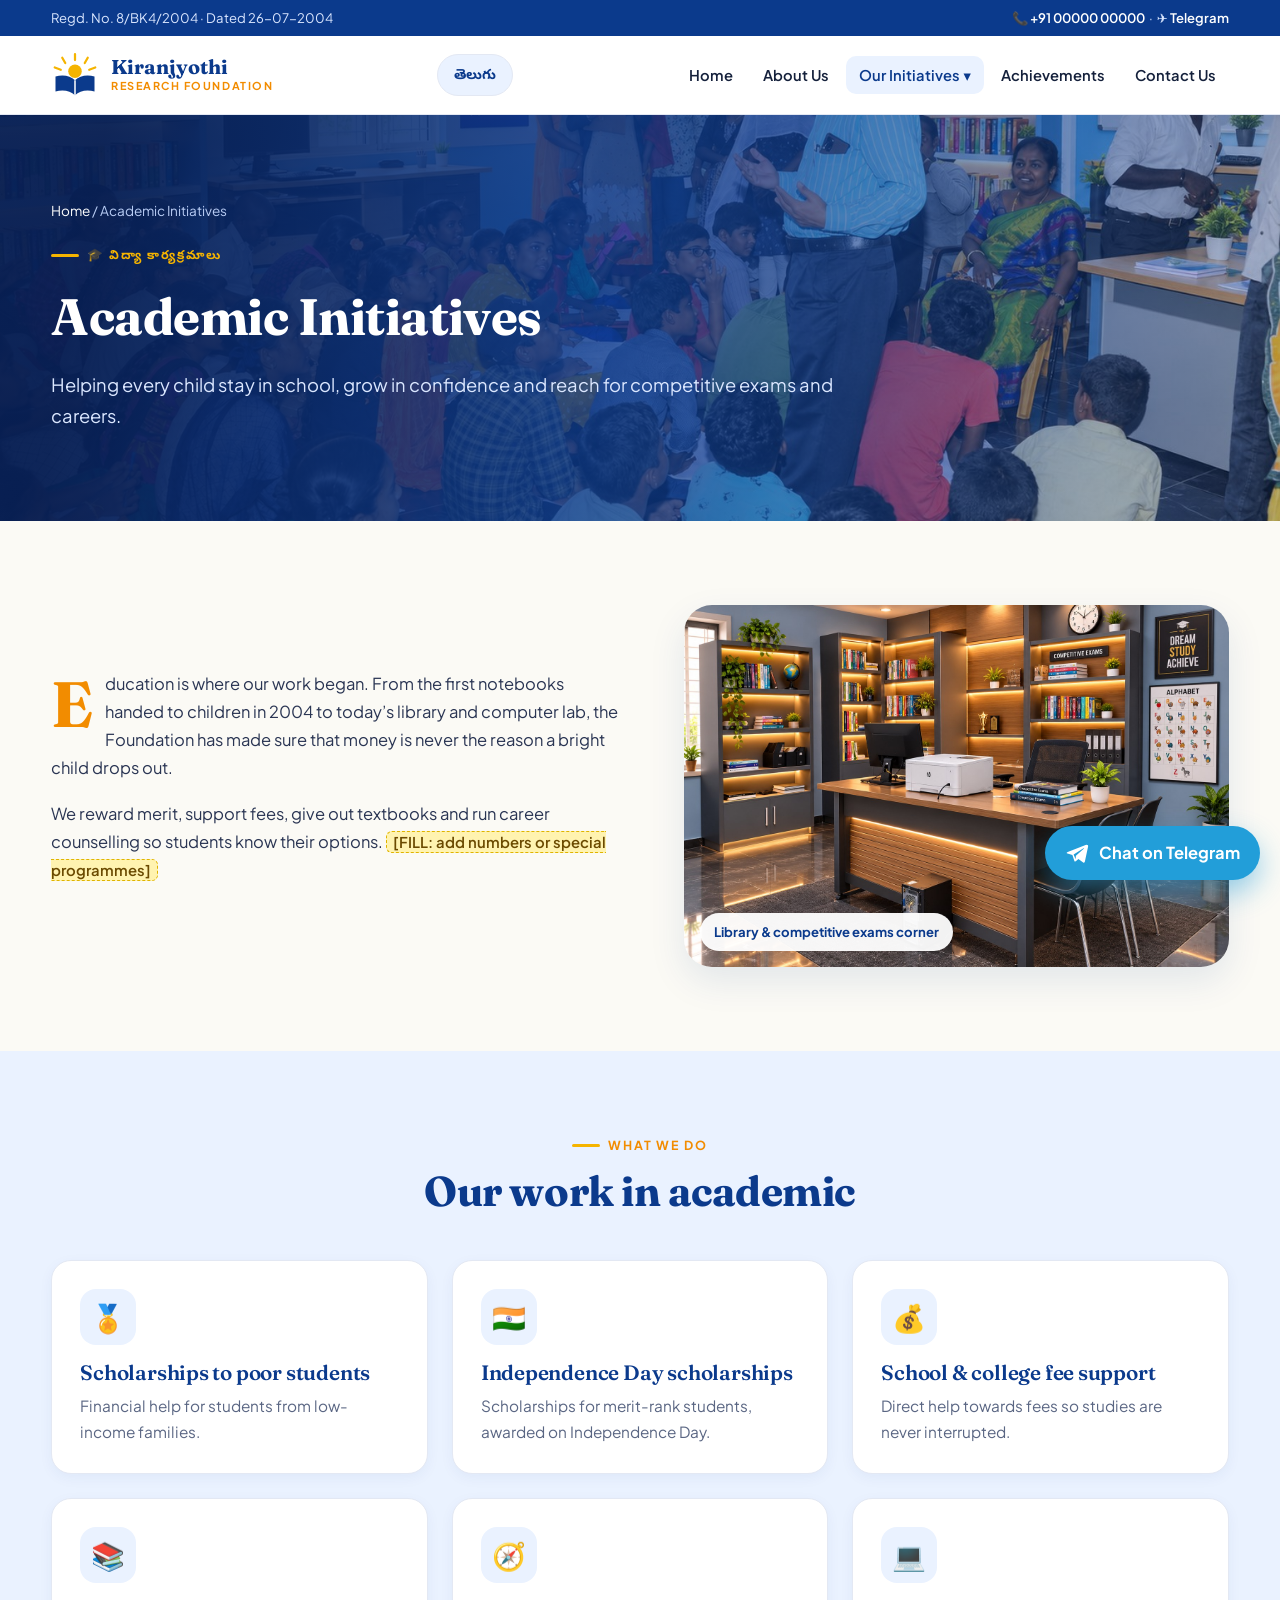
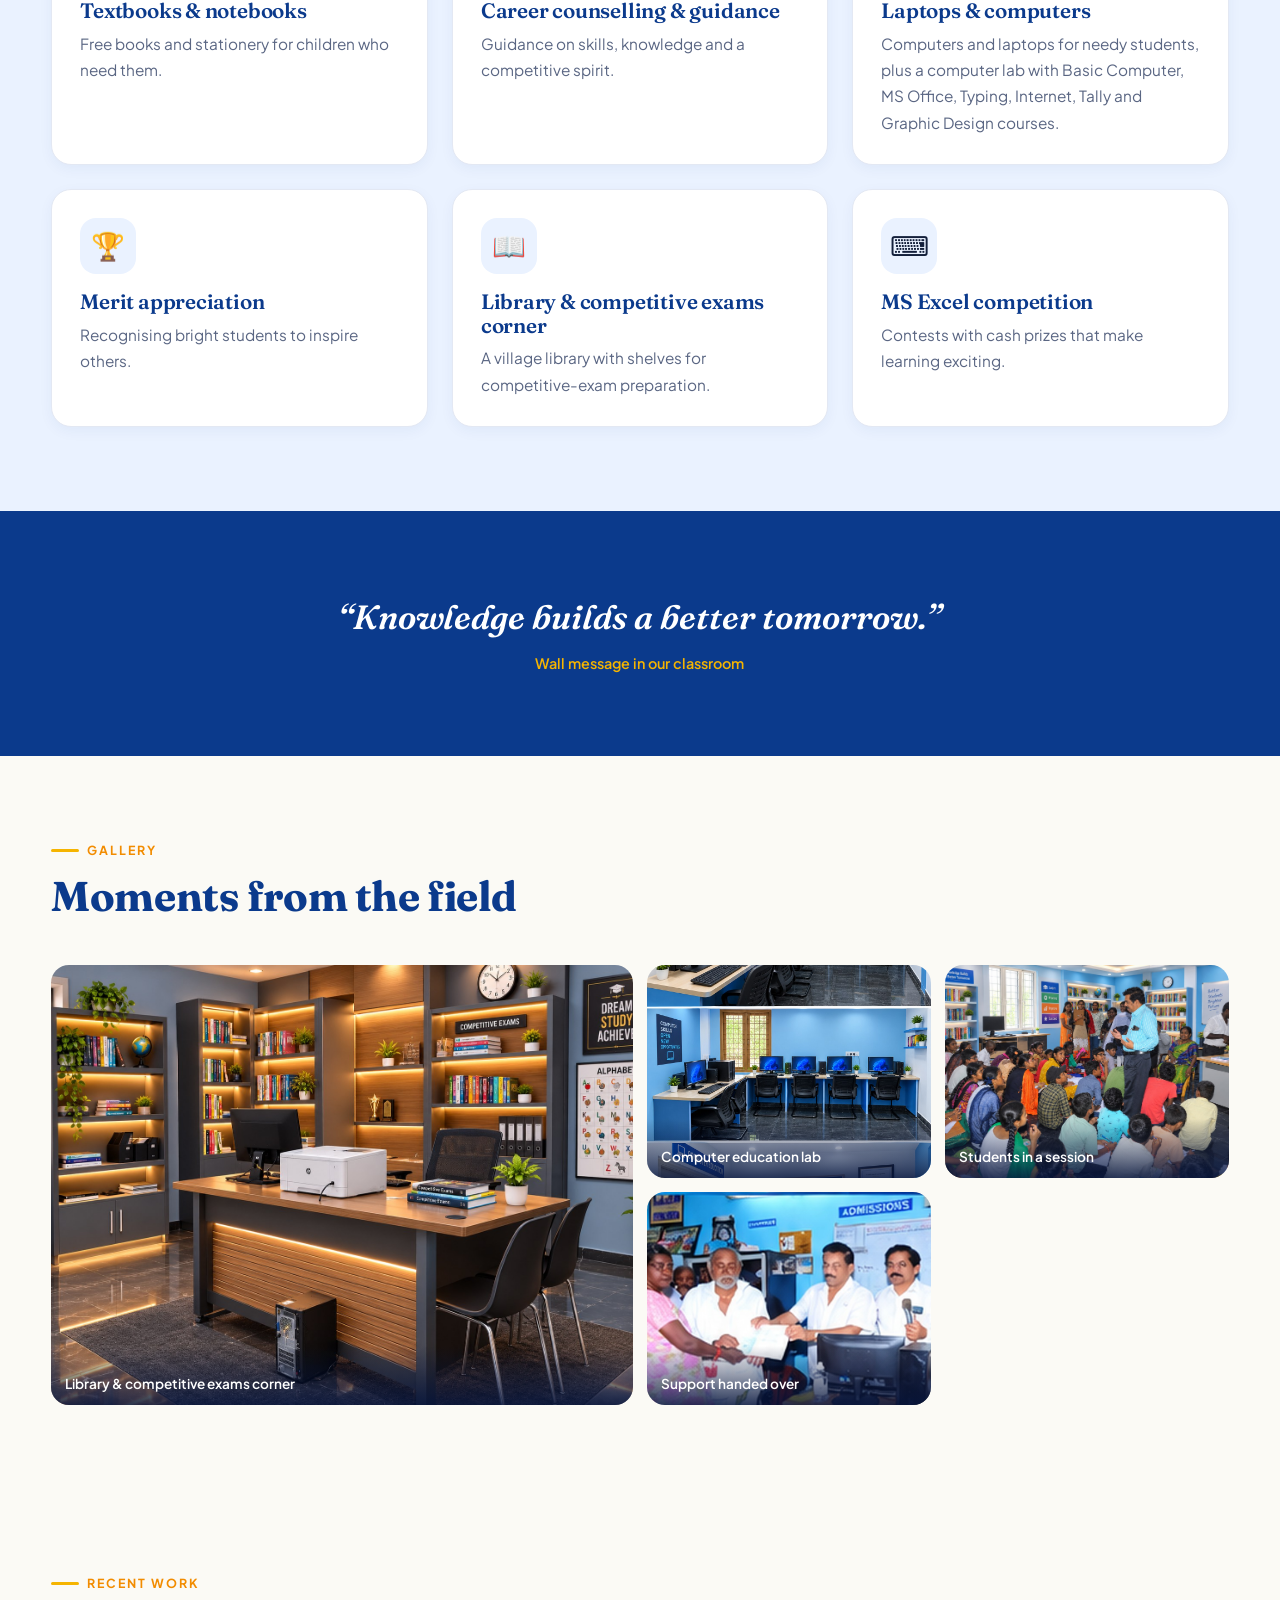
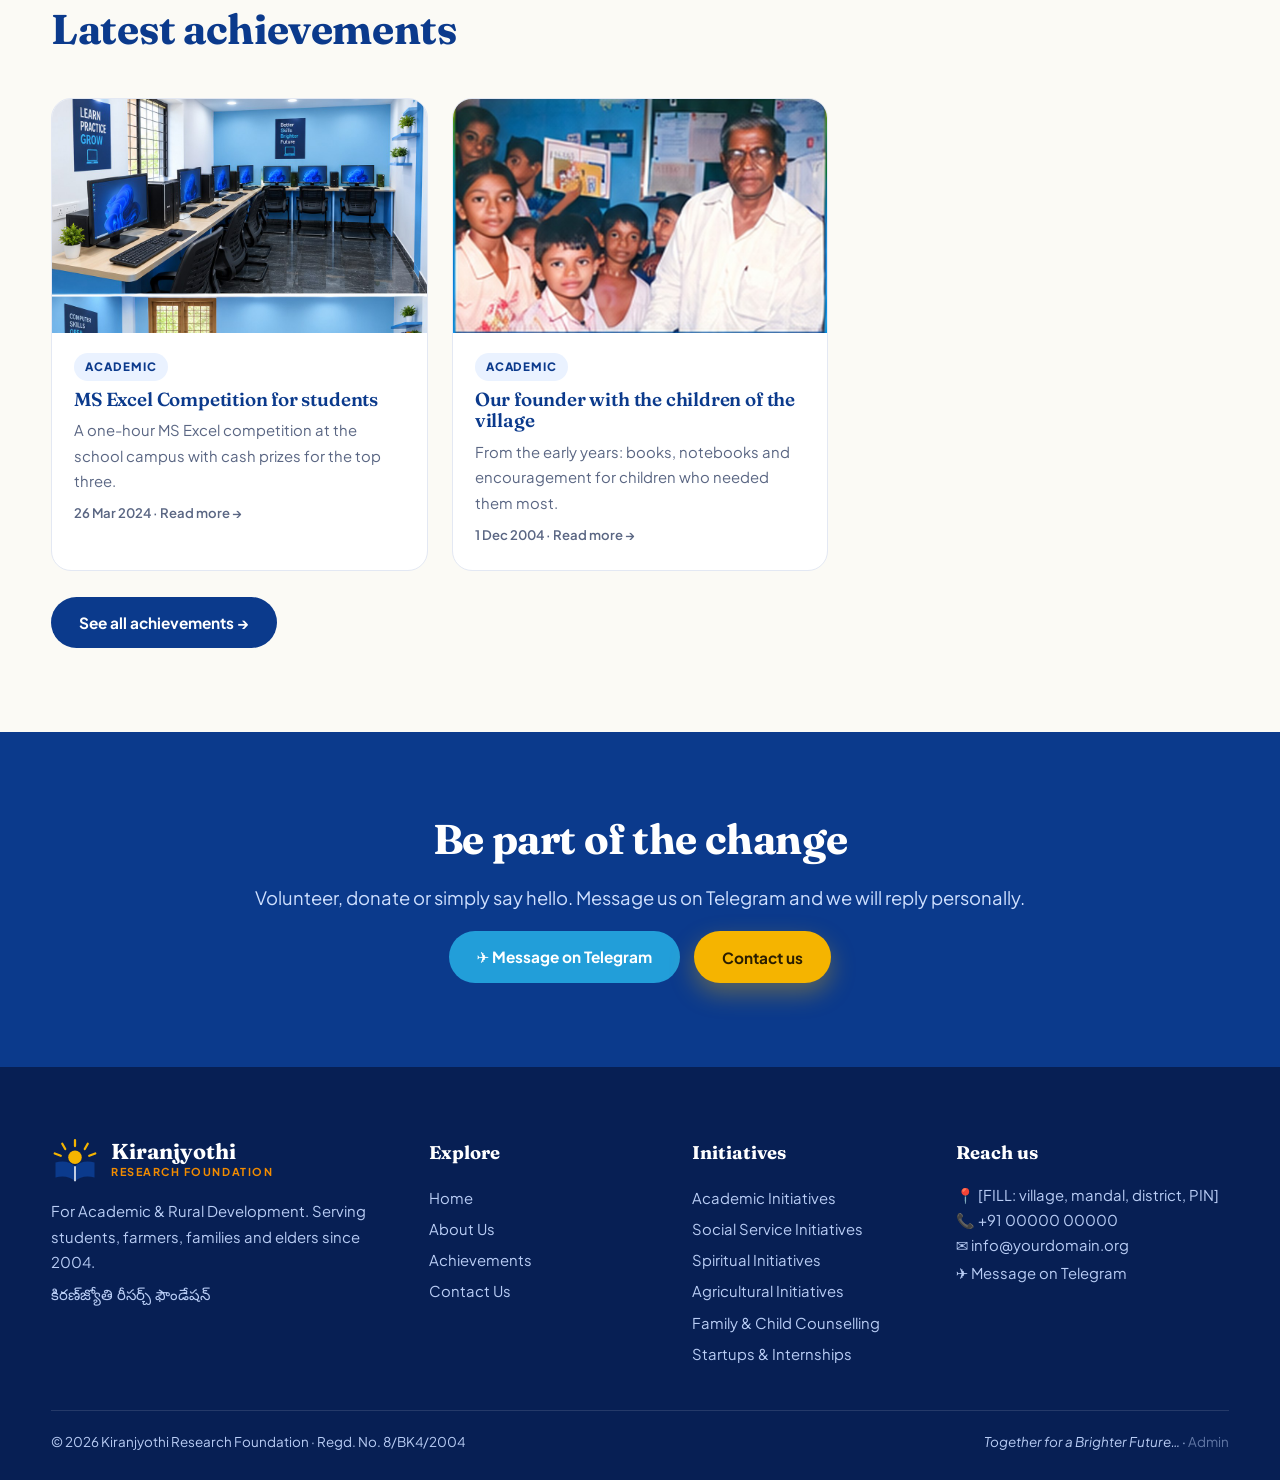
<file: academic.html>
<!DOCTYPE html>
<html lang="en"><head><meta charset="utf-8"><meta name="viewport" content="width=device-width,initial-scale=1">
<title>Academic Initiatives — Kiranjyothi Research Foundation</title><meta name="description" content="Helping every child stay in school, grow in confidence and reach for competitive exams and careers."><link rel="icon" href="data:image/svg+xml,%3Csvg xmlns='http://www.w3.org/2000/svg' viewBox='0 0 64 64'%3E%3Ccircle cx='32' cy='32' r='30' fill='%230b3a8c'/%3E%3Ccircle cx='32' cy='28' r='10' fill='%23f5b400'/%3E%3C/svg%3E">
<link rel="preconnect" href="https://fonts.googleapis.com"><link rel="preconnect" href="https://fonts.gstatic.com" crossorigin>
<link href="https://fonts.googleapis.com/css2?family=Fraunces:ital,opsz,wght@0,9..144,500;0,9..144,700;1,9..144,600&family=Noto+Sans+Telugu:wght@400;600;700&family=Plus+Jakarta+Sans:wght@400;500;600;700;800&display=swap" rel="stylesheet">
<style>
:root{
  --blue:#0b3a8c;--blue2:#1f6fe0;--sky:#eaf2ff;--gold:#f5b400;--saffron:#f28c00;--green:#1e9e5a;
  --ink:#14203b;--muted:#5a6683;--bg:#fbfaf5;--card:#fff;--line:#e3e8f3;
  --r:20px;--shadow:0 14px 36px rgba(11,58,140,.10);
  --display:'Fraunces','Georgia','Times New Roman',serif;
  --body:'Plus Jakarta Sans','Noto Sans Telugu','Segoe UI',system-ui,sans-serif;
}
*{box-sizing:border-box;margin:0;padding:0}
html{scroll-behavior:smooth}
body{font-family:var(--body);color:var(--ink);background:var(--bg);line-height:1.7;font-size:16.5px;-webkit-font-smoothing:antialiased}
img{max-width:100%;display:block}
a{color:var(--blue2);text-decoration:none}
.te{font-family:'Noto Sans Telugu','Plus Jakarta Sans',sans-serif}
.wrap{width:min(1180px,92%);margin-inline:auto}
h1,h2,h3{font-family:var(--display);line-height:1.15;color:var(--blue);letter-spacing:-.01em}
h1{font-size:clamp(2.3rem,5.2vw,4rem);font-weight:700}
h2{font-size:clamp(1.8rem,3.4vw,2.6rem);font-weight:700}
h3{font-size:1.3rem;font-weight:600}
.eyebrow{display:inline-flex;gap:.5rem;align-items:center;font-size:.78rem;font-weight:700;letter-spacing:.16em;text-transform:uppercase;color:var(--saffron)}
.eyebrow::before{content:"";width:28px;height:3px;background:var(--gold);border-radius:3px}
.lead{font-size:1.15rem;color:var(--muted);max-width:62ch}
section{padding:84px 0}
.sec-head{margin-bottom:44px;display:grid;gap:12px}
.sec-head.center{text-align:center;justify-items:center}
mark.fill{background:#fff3b0;color:#6b4a00;padding:1px 6px;border-radius:6px;font-size:.9em;font-weight:600;border:1px dashed #e0b400}

/* top strip + header */
.strip{background:var(--blue);color:#dbe7ff;font-size:.82rem;padding:7px 0}
.strip .wrap{display:flex;justify-content:space-between;gap:12px;flex-wrap:wrap}
.strip a{color:#fff;font-weight:600}
header.site{position:sticky;top:0;z-index:50;background:rgba(255,255,255,.92);backdrop-filter:blur(12px);border-bottom:1px solid var(--line)}
header.site .wrap{display:flex;align-items:center;justify-content:space-between;height:78px;gap:18px}
.brand{display:flex;align-items:center;gap:12px;color:var(--blue)}
.brand svg{width:48px;height:48px;flex:none}
.brand b{font-family:var(--display);font-size:1.25rem;display:block;line-height:1.05}
.brand small{display:block;font-size:.68rem;letter-spacing:.14em;color:var(--saffron);font-weight:700;text-transform:uppercase}
nav.main{display:flex;gap:4px;align-items:center}
nav.main a,nav.main .dd>button{font:600 .92rem var(--body);color:var(--ink);padding:10px 13px;border-radius:10px;background:none;border:0;cursor:pointer;display:block}
nav.main a:hover,nav.main .dd>button:hover,nav.main a.active,nav.main .dd.active>button{background:var(--sky);color:var(--blue)}
.dd{position:relative}
.dd .menu{position:absolute;top:100%;left:0;min-width:270px;background:#fff;border:1px solid var(--line);border-radius:16px;box-shadow:var(--shadow);padding:8px;display:none}
.dd:hover .menu,.dd:focus-within .menu,.dd.open .menu{display:block}
.dd .menu a{display:flex;gap:10px;align-items:center}
.burger{display:none;background:var(--blue);color:#fff;border:0;width:44px;height:44px;border-radius:12px;font-size:1.3rem;cursor:pointer}
@media(max-width:1020px){
  .burger{display:block}
  nav.main{position:fixed;inset:78px 0 0 0;background:#fff;flex-direction:column;align-items:stretch;padding:18px;overflow:auto;transform:translateX(100%);transition:.3s}
  nav.main.open{transform:none}
  .dd .menu{position:static;display:block;border:0;box-shadow:none;padding:0 0 0 12px}
  .dd>button{display:none!important}
}

/* buttons */
.btn{display:inline-flex;align-items:center;gap:.55rem;padding:14px 26px;border-radius:999px;font:700 .96rem var(--body);border:2px solid transparent;cursor:pointer;transition:.25s}
.btn.primary{background:var(--gold);color:#2a1d00;box-shadow:0 10px 24px rgba(245,180,0,.35)}
.btn.primary:hover{transform:translateY(-3px)}
.btn.ghost{border-color:rgba(255,255,255,.7);color:#fff}
.btn.ghost:hover{background:#fff;color:var(--blue)}
.btn.blue{background:var(--blue);color:#fff}
.btn.blue:hover{background:var(--blue2)}
.btn.tg{background:#229ed9;color:#fff}

/* hero */
.hero{position:relative;color:#fff;background:var(--blue);overflow:hidden;padding:0}
.hero .bg{position:absolute;inset:0;background-size:cover;background-position:center}
.hero::after{content:"";position:absolute;inset:0;background:linear-gradient(100deg,rgba(7,31,84,.96) 8%,rgba(11,58,140,.82) 45%,rgba(11,58,140,.25) 100%)}
.hero .wrap{position:relative;z-index:2;padding:110px 0 150px;display:grid;gap:22px;max-width:1180px}
.hero h1{color:#fff;max-width:15ch}
.hero h1 em{font-style:italic;color:var(--gold)}
.hero p.lead{color:#dbe7ff}
.hero .eyebrow{color:var(--gold)}
.hero .ctas{display:flex;gap:14px;flex-wrap:wrap;margin-top:8px}
.hero.small .wrap{padding:84px 0 90px}
.hero.small h1{font-size:clamp(2.1rem,4.4vw,3.2rem);max-width:22ch}
.sunrise{position:absolute;right:-90px;bottom:-110px;width:520px;opacity:.16;z-index:1}
.crumbs{font-size:.85rem;color:#b9cdf5}.crumbs a{color:#fff}

/* stats band */
.stats{margin-top:-70px;position:relative;z-index:5;padding:0}
.stats .grid{background:#fff;border-radius:26px;box-shadow:var(--shadow);display:grid;grid-template-columns:repeat(4,1fr);border:1px solid var(--line)}
.stat{padding:30px 22px;text-align:center;border-right:1px solid var(--line)}
.stat:last-child{border:0}
.stat b{font-family:var(--display);font-size:2.6rem;color:var(--blue);display:block;line-height:1}
.stat span{font-size:.88rem;color:var(--muted);font-weight:600}
@media(max-width:720px){.stats .grid{grid-template-columns:repeat(2,1fr)}.stat:nth-child(2){border-right:0}.stat{border-bottom:1px solid var(--line)}}

/* grids and cards */
.grid{display:grid;gap:24px}
.g2{grid-template-columns:repeat(2,1fr)}.g3{grid-template-columns:repeat(3,1fr)}.g4{grid-template-columns:repeat(4,1fr)}
@media(max-width:900px){.g3,.g4{grid-template-columns:repeat(2,1fr)}}
@media(max-width:620px){.g2,.g3,.g4{grid-template-columns:1fr}}
.card{background:var(--card);border:1px solid var(--line);border-radius:var(--r);padding:28px;box-shadow:0 4px 14px rgba(11,58,140,.05);transition:.3s}
.card:hover{transform:translateY(-6px);box-shadow:var(--shadow)}
.card .ico{width:56px;height:56px;border-radius:16px;display:grid;place-items:center;font-size:1.7rem;background:var(--sky);margin-bottom:16px}
.card p{color:var(--muted);font-size:.96rem;margin-top:8px}
.focus{position:relative;overflow:hidden;color:#fff;border:0;min-height:260px;display:flex;flex-direction:column;justify-content:flex-end}
.focus h3{color:#fff}.focus p{color:rgba(255,255,255,.88)}
.focus .te{opacity:.85;font-size:.9rem}
.focus::before{content:"";position:absolute;inset:0;background:var(--c);z-index:0}
.focus::after{content:attr(data-n);position:absolute;top:8px;right:20px;font:700 5.5rem var(--display);opacity:.15;color:#fff}
.focus>*{position:relative;z-index:1}
.focus .more{margin-top:14px;font-weight:700;font-size:.9rem;color:var(--gold)}
.split{display:grid;grid-template-columns:1.05fr 1fr;gap:60px;align-items:center}
@media(max-width:900px){.split{grid-template-columns:1fr;gap:34px}}
.photo{border-radius:28px;overflow:hidden;box-shadow:var(--shadow);position:relative}
.photo img{width:100%;height:100%;object-fit:cover}
.photo .tag{position:absolute;left:16px;bottom:16px;background:rgba(255,255,255,.95);padding:8px 14px;border-radius:999px;font-weight:700;font-size:.82rem;color:var(--blue)}
.essay p{margin-bottom:1.1em;color:#2a3553}
.essay p:first-of-type::first-letter{font:700 4rem/0.8 var(--display);float:left;padding:8px 12px 0 0;color:var(--saffron)}
.ticks{list-style:none;display:grid;gap:12px}
.ticks li{display:flex;gap:12px;align-items:flex-start;padding:14px 16px;background:#fff;border:1px solid var(--line);border-radius:14px}
.ticks li::before{content:"✓";flex:none;width:26px;height:26px;border-radius:50%;background:var(--green);color:#fff;display:grid;place-items:center;font-size:.8rem;font-weight:800;margin-top:2px}
.band{background:var(--blue);color:#fff;position:relative;overflow:hidden}
.band h2,.band h3{color:#fff}.band .lead{color:#cfe0ff}
.soft{background:var(--sky)}
.quote{font:italic 600 clamp(1.4rem,3vw,2.1rem)/1.35 var(--display);text-align:center;max-width:24em;margin:auto}
.quote small{display:block;font:600 .9rem var(--body);color:var(--gold);margin-top:14px;font-style:normal}

/* timeline */
.timeline{position:relative;display:grid;gap:26px;padding-left:34px;border-left:3px solid var(--gold)}
.tl{position:relative}.tl::before{content:"";position:absolute;left:-44px;top:6px;width:16px;height:16px;border-radius:50%;background:var(--blue);border:4px solid var(--gold)}
.tl b{font-family:var(--display);font-size:1.3rem;color:var(--blue)}

/* gallery */
.gallery{display:grid;grid-template-columns:repeat(4,1fr);gap:14px}
.gallery figure{border-radius:18px;overflow:hidden;position:relative;aspect-ratio:4/3;cursor:zoom-in;background:#ddd}
.gallery figure:nth-child(1){grid-column:span 2;grid-row:span 2;aspect-ratio:auto}
.gallery img{width:100%;height:100%;object-fit:cover;transition:.5s}
.gallery figure:hover img{transform:scale(1.07)}
.gallery figcaption{position:absolute;inset:auto 0 0 0;padding:26px 14px 10px;background:linear-gradient(transparent,rgba(5,20,60,.85));color:#fff;font-size:.85rem;font-weight:600}
@media(max-width:720px){.gallery{grid-template-columns:repeat(2,1fr)}}
.lightbox{position:fixed;inset:0;background:rgba(5,15,40,.92);z-index:100;display:none;place-items:center;padding:24px}
.lightbox.show{display:grid}.lightbox img{max-height:90vh;border-radius:12px}

/* achievements */
.ach-card{display:flex;flex-direction:column;background:#fff;border:1px solid var(--line);border-radius:var(--r);overflow:hidden;color:inherit;transition:.3s}
.ach-card:hover{transform:translateY(-6px);box-shadow:var(--shadow)}
.ach-card .im{aspect-ratio:16/10;background:linear-gradient(135deg,var(--blue),var(--blue2));overflow:hidden;display:grid;place-items:center;font-size:3rem}
.ach-card .im img{width:100%;height:100%;object-fit:cover}
.ach-card .tx{padding:20px 22px 24px;display:grid;gap:8px}
.ach-card h3{font-size:1.18rem}
.ach-card p{color:var(--muted);font-size:.93rem}
.badge{display:inline-block;font-size:.72rem;font-weight:800;letter-spacing:.08em;text-transform:uppercase;padding:4px 11px;border-radius:999px;background:var(--sky);color:var(--blue);justify-self:start}
.meta{font-size:.82rem;color:var(--muted);font-weight:600}
.filters{display:flex;gap:10px;flex-wrap:wrap;margin-bottom:30px}
.chip{padding:9px 18px;border-radius:999px;border:1.5px solid var(--line);background:#fff;font:600 .88rem var(--body);cursor:pointer}
.chip.on,.chip:hover{background:var(--blue);color:#fff;border-color:var(--blue)}
.empty{padding:40px;text-align:center;color:var(--muted);background:#fff;border:2px dashed var(--line);border-radius:var(--r);grid-column:1/-1}
.article{max-width:820px;margin:auto}
.article .body p{margin-bottom:1.2em;font-size:1.08rem}
.article .hero-img{border-radius:24px;overflow:hidden;margin:26px 0;box-shadow:var(--shadow)}

/* forms */
form.f{display:grid;gap:16px}
label{font-weight:700;font-size:.88rem;color:var(--blue);display:grid;gap:6px}
input,textarea,select{font:inherit;padding:13px 15px;border:1.5px solid var(--line);border-radius:12px;background:#fff;color:var(--ink);width:100%}
input:focus,textarea:focus,select:focus{outline:3px solid rgba(31,111,224,.25);border-color:var(--blue2)}
textarea{min-height:130px;resize:vertical}
.note{font-size:.85rem;color:var(--muted)}
.status{padding:12px 16px;border-radius:12px;font-weight:600;display:none}
.status.ok{display:block;background:#e5f7ec;color:#116b3a}.status.err{display:block;background:#fdeaea;color:#9a1d1d}
.infobox{display:grid;gap:18px}
.infobox div{display:flex;gap:14px;align-items:flex-start}
.infobox .ico{width:46px;height:46px;border-radius:14px;background:var(--sky);display:grid;place-items:center;font-size:1.3rem;flex:none}

/* footer */
footer.site{background:#071f54;color:#b9cdf5;padding:70px 0 26px;font-size:.93rem}
footer.site h4{color:#fff;font-family:var(--display);font-size:1.15rem;margin-bottom:14px}
footer.site a{color:#b9cdf5;display:block;padding:3px 0}footer.site a:hover{color:var(--gold)}
footer.site .cols{display:grid;grid-template-columns:1.5fr 1fr 1fr 1.2fr;gap:36px}
@media(max-width:900px){footer.site .cols{grid-template-columns:1fr 1fr}}
@media(max-width:560px){footer.site .cols{grid-template-columns:1fr}}
footer.site .legal{border-top:1px solid rgba(255,255,255,.12);margin-top:40px;padding-top:20px;display:flex;justify-content:space-between;flex-wrap:wrap;gap:10px;font-size:.84rem}

/* telegram float */
.tg-float{position:fixed;right:20px;bottom:20px;z-index:60;display:flex;align-items:center;gap:10px;background:#229ed9;color:#fff;padding:13px 20px;border-radius:999px;font-weight:700;box-shadow:0 12px 28px rgba(34,158,217,.45);transition:.25s}
.tg-float:hover{transform:translateY(-4px);color:#fff}
.tg-float svg{width:24px;height:24px}
@media(max-width:560px){.tg-float span{display:none}.tg-float{padding:14px}}

/* admin */
.admin-bar{display:flex;justify-content:space-between;align-items:center;gap:12px;flex-wrap:wrap;margin-bottom:26px}
.thumbs{display:flex;gap:10px;flex-wrap:wrap}
.thumbs div{position:relative}.thumbs img{width:90px;height:70px;object-fit:cover;border-radius:10px}
.thumbs button{position:absolute;top:-8px;right:-8px;border:0;background:#c0392b;color:#fff;width:22px;height:22px;border-radius:50%;cursor:pointer}
.row{display:flex;justify-content:space-between;align-items:center;gap:14px;padding:14px 0;border-bottom:1px solid var(--line)}
.row small{color:var(--muted)}
.mini{padding:7px 14px;border-radius:10px;border:1.5px solid var(--line);background:#fff;font:600 .82rem var(--body);cursor:pointer}
.mini.danger{color:#b3261e;border-color:#f3c4c0}

/* reveal */
.rv{opacity:0;transform:translateY(26px);transition:opacity .7s,transform .7s}
.rv.in{opacity:1;transform:none}
@media(prefers-reduced-motion:reduce){.rv{opacity:1;transform:none;transition:none}html{scroll-behavior:auto}}

/* language switch */
.hd-right{display:flex;gap:10px;align-items:center}
.lang-btn{background:var(--sky);color:var(--blue);border:1.5px solid var(--line);padding:9px 16px;border-radius:999px;font:700 .88rem var(--body);cursor:pointer;white-space:nowrap}
.lang-btn:hover{background:var(--blue);color:#fff;border-color:var(--blue)}
html[lang="te"] body{font-family:'Noto Sans Telugu','Plus Jakarta Sans',sans-serif}
html[lang="te"] h1,html[lang="te"] h2,html[lang="te"] h3,html[lang="te"] .brand b{font-family:'Noto Sans Telugu',sans-serif;letter-spacing:0;line-height:1.3}
html[lang="te"] .eyebrow{letter-spacing:.02em;text-transform:none}

</style></head><body>
<div class="strip"><div class="wrap"><span>Regd. No. 8/BK4/2004 · Dated 26-07-2004</span><span>📞 <a href="tel:+910000000000">+91 00000 00000</a> &nbsp;·&nbsp; ✈️ <a data-tg href="#">Telegram</a></span></div></div><header class="site"><div class="wrap"><a class="brand" href="index.html"><svg viewBox="0 0 64 64" aria-hidden="true"><g stroke="#f5b400" stroke-width="3" stroke-linecap="round"><path d="M32 4v8M15 9l4 7M49 9l-4 7M5 22l8 3M59 22l-8 3"/></g><circle cx="32" cy="27" r="9" fill="#f5b400"/><path d="M6 34c10-3 20-1 26 5 6-6 16-8 26-5v20c-10-3-20-1-26 5-6-6-16-8-26-5z" fill="#0b3a8c"/><path d="M32 39v20" stroke="#fff" stroke-width="2"/></svg><span><b>Kiranjyothi</b><small>Research Foundation</small></span></a><div class="hd-right"><button class="lang-btn" id="langBtn" type="button">తెలుగు</button><button class="burger" aria-label="Menu" aria-expanded="false">☰</button></div><nav class="main"><a href="index.html">Home</a><a href="about.html">About Us</a><div class="dd active"><button type="button">Our Initiatives ▾</button><div class="menu"><a href="academic.html">🎓 Academic Initiatives</a><a href="social-service.html">🤝 Social Service Initiatives</a><a href="spiritual.html">🕉️ Spiritual Initiatives</a><a href="agricultural.html">🌾 Agricultural Initiatives</a><a href="family-counselling.html">👨‍👩‍👧 Family & Child Counselling</a><a href="startups-internships.html">🚀 Startups & Internships</a></div></div><a href="achievements.html">Achievements</a><a href="contact.html">Contact Us</a></nav></div></header>
<main><section class="hero small"><div class="bg" style="background-image:url(images/classroom.jpg)"></div><div class="wrap"><div class="crumbs"><a href="index.html">Home</a> / Academic Initiatives</div><span class="eyebrow">🎓 విద్యా కార్యక్రమాలు</span><h1>Academic Initiatives</h1><p class="lead">Helping every child stay in school, grow in confidence and reach for competitive exams and careers.</p></div></section><section><div class="wrap split"><div class="essay rv"><p>Education is where our work began. From the first notebooks handed to children in 2004 to today’s library and computer lab, the Foundation has made sure that money is never the reason a bright child drops out.</p><p>We reward merit, support fees, give out textbooks and run career counselling so students know their options. <mark class="fill">[FILL: add numbers or special programmes]</mark></p></div><div class="photo rv"><img src="images/library.jpg" alt="Academic Initiatives"><span class="tag">Library & competitive exams corner</span></div></div></section><section class="soft"><div class="wrap"><div class="sec-head center"><span class="eyebrow">What we do</span><h2>Our work in academic</h2></div><div class="grid g3"><div class="card rv"><div class="ico">🏅</div><h3>Scholarships to poor students</h3><p>Financial help for students from low-income families.</p></div><div class="card rv"><div class="ico">🇮🇳</div><h3>Independence Day scholarships</h3><p>Scholarships for merit-rank students, awarded on Independence Day.</p></div><div class="card rv"><div class="ico">💰</div><h3>School & college fee support</h3><p>Direct help towards fees so studies are never interrupted.</p></div><div class="card rv"><div class="ico">📚</div><h3>Textbooks & notebooks</h3><p>Free books and stationery for children who need them.</p></div><div class="card rv"><div class="ico">🧭</div><h3>Career counselling & guidance</h3><p>Guidance on skills, knowledge and a competitive spirit.</p></div><div class="card rv"><div class="ico">💻</div><h3>Laptops & computers</h3><p>Computers and laptops for needy students, plus a computer lab with Basic Computer, MS Office, Typing, Internet, Tally and Graphic Design courses.</p></div><div class="card rv"><div class="ico">🏆</div><h3>Merit appreciation</h3><p>Recognising bright students to inspire others.</p></div><div class="card rv"><div class="ico">📖</div><h3>Library & competitive exams corner</h3><p>A village library with shelves for competitive-exam preparation.</p></div><div class="card rv"><div class="ico">⌨️</div><h3>MS Excel competition</h3><p>Contests with cash prizes that make learning exciting.</p></div></div></div></section><section class="band"><div class="wrap"><blockquote class="quote rv">“Knowledge builds a better tomorrow.”<small>Wall message in our classroom</small></blockquote></div></section><section><div class="wrap"><div class="sec-head"><span class="eyebrow">Gallery</span><h2>Moments from the field</h2></div><div class="gallery"><figure class="rv"><img loading="lazy" src="images/library.jpg" alt="Library & competitive exams corner"><figcaption>Library & competitive exams corner</figcaption></figure><figure class="rv"><img loading="lazy" src="images/computer-lab.jpg" alt="Computer education lab"><figcaption>Computer education lab</figcaption></figure><figure class="rv"><img loading="lazy" src="images/classroom.jpg" alt="Students in a session"><figcaption>Students in a session</figcaption></figure><figure class="rv"><img loading="lazy" src="images/scholarship-handover.jpg" alt="Support handed over"><figcaption>Support handed over</figcaption></figure></div></div></section><section><div class="wrap"><div class="sec-head"><span class="eyebrow">Recent work</span><h2>Latest achievements</h2></div><div class="grid g3" data-achievements data-cat="academic" data-limit="3"></div><p style="margin-top:26px"><a class="btn blue" href="achievements.html">See all achievements →</a></p></div></section><section class="band"><div class="wrap" style="text-align:center;display:grid;gap:18px;justify-items:center"><h2>Be part of the change</h2><p class="lead">Volunteer, donate or simply say hello. Message us on Telegram and we will reply personally.</p><div style="display:flex;gap:14px;flex-wrap:wrap;justify-content:center"><a class="btn tg" data-tg href="#">✈️ Message on Telegram</a><a class="btn primary" href="contact.html">Contact us</a></div></div></section></main>
<footer class="site"><div class="wrap"><div class="cols"><div><div class="brand" style="color:#fff;margin-bottom:14px"><svg viewBox="0 0 64 64" aria-hidden="true"><g stroke="#f5b400" stroke-width="3" stroke-linecap="round"><path d="M32 4v8M15 9l4 7M49 9l-4 7M5 22l8 3M59 22l-8 3"/></g><circle cx="32" cy="27" r="9" fill="#f5b400"/><path d="M6 34c10-3 20-1 26 5 6-6 16-8 26-5v20c-10-3-20-1-26 5-6-6-16-8-26-5z" fill="#0b3a8c"/><path d="M32 39v20" stroke="#fff" stroke-width="2"/></svg><span><b style="font-size:1.35rem">Kiranjyothi</b><small>Research Foundation</small></span></div><p>For Academic & Rural Development. Serving students, farmers, families and elders since 2004.</p><p class="te" style="margin-top:10px">కిరణ్‌జ్యోతి రీసర్చ్ ఫౌండేషన్</p></div><div><h4>Explore</h4><a href="index.html">Home</a><a href="about.html">About Us</a><a href="achievements.html">Achievements</a><a href="contact.html">Contact Us</a></div><div><h4>Initiatives</h4><a href="academic.html">Academic Initiatives</a><a href="social-service.html">Social Service Initiatives</a><a href="spiritual.html">Spiritual Initiatives</a><a href="agricultural.html">Agricultural Initiatives</a><a href="family-counselling.html">Family & Child Counselling</a><a href="startups-internships.html">Startups & Internships</a></div><div><h4>Reach us</h4><p>📍 [FILL: village, mandal, district, PIN]</p><p>📞 <a style="display:inline" href="tel:+910000000000">+91 00000 00000</a></p><p>✉️ <a style="display:inline" href="mailto:info@yourdomain.org">info@yourdomain.org</a></p><p><a data-tg href="#">✈️ Message on Telegram</a></p></div></div><div class="legal"><span>© <span id="yr"></span> Kiranjyothi Research Foundation · Regd. No. 8/BK4/2004</span><span><em>Together for a Brighter Future…</em> · <a style="display:inline;opacity:.5" href="admin.html">Admin</a></span></div></div></footer><a class="tg-float" data-tg href="#" aria-label="Message us on Telegram"><svg viewBox="0 0 24 24" fill="currentColor"><path d="M21.9 3.6 2.7 11c-1.3.5-1.3 1.3-.2 1.6l4.9 1.5 1.9 5.7c.2.6.4.8.9.8.4 0 .6-.2.9-.5l2.3-2.2 4.8 3.5c.9.5 1.5.2 1.7-.8l3.2-15.1c.3-1.3-.5-1.9-1.7-1.4zM8.6 13.5l9.9-6.2c.5-.3.9-.1.5.2l-8.1 7.3-.3 3.4-2-4.7z"/></svg><span>Chat on Telegram</span></a><div class="lightbox" role="dialog" aria-label="Image viewer"></div><script>document.getElementById("yr").textContent=new Date().getFullYear()</script>
<script>window.KRF_CONFIG={"orgName": "Kiranjyothi Research Foundation", "founded": 2004, "telegramUsername": "YourTelegramUsername", "telegramBotToken": "", "telegramChatId": "", "telegramProxyUrl": "", "adminPassword": "change-this-password"};window.KRF_SEED=[{"id": "20-years-of-service", "title": "Two decades of service: Kiranjyothi turns 20", "category": "general", "date": "2024-07-26", "summary": "On 26 July 2024 the Foundation completed 20 years of service to students, farmers and elders.", "body": "Since 26 July 2004 the Kiranjyothi Research Foundation has worked quietly for education, skill development and rural welfare.\n\nTwenty years on, the work continues with the same spirit: Live and Let Live.\n\n[Owner: replace this text with the story of the anniversary event, guests who attended and what was announced.]", "images": ["images/building.jpg"]}, {"id": "ms-excel-competition-2024", "title": "MS Excel Competition for students", "category": "academic", "date": "2024-03-26", "summary": "A one-hour MS Excel competition at the school campus with cash prizes for the top three.", "body": "The Kiranjyothi Skill Development Academy held an MS Excel competition on 26 March 2024 at the school campus. The test lasted 1 hour.\n\nPrizes: 1st Rs. 1,500, 2nd Rs. 1,000 and 3rd Rs. 500.\n\n[Owner: add winners' names, number of participants and photos.]", "images": ["images/computer-lab.jpg"]}, {"id": "technical-lecture-cloud-devops-2024", "title": "Technical lecture: Cloud, AWS, SQL, DevOps and Python", "category": "startups", "date": "2024-03-26", "summary": "An employability session where an experienced IT professional oriented youth on cloud, AWS/SQL, DevOps and Python.", "body": "On Sunday 26 March 2024 (9:00 am to 4:00 pm) the Skill Development Academy hosted a technical lecture session titled 'An orientation session on Cloud Transformation, AWS/SQL, DevOps and Python'.\n\nThe resource person is a software professional with more than 8 years of experience who has trained over 2000 students.\n\n[Owner: add the speaker's full name, attendance and photos.]", "images": ["images/classroom.jpg"]}, {"id": "interview-gd-workshop-2023", "title": "How to Succeed in Interview and Group Discussion", "category": "startups", "date": "2023-10-22", "summary": "A Sunday workshop by an expert team from Hyderabad on interviews, group discussion, resumes and personality development.", "body": "On 22 October 2023 (Sunday, 9:00 am to 6:00 pm) a renowned expert team from Hyderabad conducted a full-day programme.\n\nTopics: how to do an interview and group discussion effectively, tips for good communication, resume writing and interview preparation, personality development and career guidance.\n\n[Owner: add photos and feedback from participants.]", "images": ["images/scholarship-handover.jpg"]}, {"id": "elders-distribution-programme", "title": "Support and distribution programme for the elderly", "category": "social", "date": "2024-01-15", "summary": "Clothes and essentials were distributed to old-aged people of the village.", "body": "The Foundation regularly distributes clothes and accessories to elderly people, honouring them with respect.\n\n[Owner: add the exact date, place and number of beneficiaries, then replace this note.]", "images": ["images/elderly-distribution.jpg"]}, {"id": "founder-with-children", "title": "Our founder with the children of the village", "category": "academic", "date": "2004-12-01", "summary": "From the early years: books, notebooks and encouragement for children who needed them most.", "body": "From the very beginning, the Foundation's family has stood beside children and parents who could not afford school supplies.\n\n[Owner: replace this with the story behind this photograph.]", "images": ["images/founder-with-children.jpg"]}];</script>
<script>
(function(){
'use strict';
var C = window.KRF_CONFIG;
var KEY = 'krf_achievements_v1';
var CATS = {
  academic:{label:'Academic',page:'academic.html',icon:'🎓'},
  social:{label:'Social Service',page:'social-service.html',icon:'🤝'},
  spiritual:{label:'Spiritual',page:'spiritual.html',icon:'🕉️'},
  agri:{label:'Agricultural',page:'agricultural.html',icon:'🌾'},
  family:{label:'Family & Child Counselling',page:'family-counselling.html',icon:'👨‍👩‍👧'},
  startups:{label:'Startups & Internships',page:'startups-internships.html',icon:'🚀'},
  general:{label:'Foundation News',page:'about.html',icon:'⭐'}
};
/* ---------- English / Telugu language switch ---------- */
var TE = {
 'Home':'హోమ్','About Us':'మా గురించి','Our Initiatives ▾':'మా కార్యక్రమాలు ▾','Achievements':'విజయాలు','Contact Us':'సంప్రదించండి',
 'Explore':'అన్వేషించండి','Explore →':'అన్వేషించండి →','Initiatives':'కార్యక్రమాలు','Reach us':'మమ్మల్ని సంప్రదించండి',
 'Chat on Telegram':'టెలిగ్రామ్‌లో చాట్ చేయండి','Message on Telegram':'టెలిగ్రామ్‌లో సందేశం పంపండి','Open Telegram chat':'టెలిగ్రామ్ చాట్ తెరవండి',
 'Telegram':'టెలిగ్రామ్','Share on Telegram':'టెలిగ్రామ్‌లో షేర్ చేయండి','Send via Telegram':'టెలిగ్రామ్ ద్వారా పంపండి',
 'Our story':'మా కథ','See achievements':'విజయాలు చూడండి','Read our full story →':'మా పూర్తి కథ చదవండి →','Read more →':'మరింత చదవండి →',
 'Since 2004 · For Academic & Rural Development':'2004 నుండి · విద్యా & గ్రామీణాభివృద్ధి కోసం',
 'Together for a Brighter Future…':'ఉజ్వల భవిష్యత్తు కోసం కలిసి…',
 'Years of service':'సేవా సంవత్సరాలు','Focus initiatives':'ప్రధాన కార్యక్రమాలు','Computer courses':'కంప్యూటర్ కోర్సులు','Year of registration':'నమోదైన సంవత్సరం',
 'Our focus areas':'మా ప్రధాన రంగాలు','Six initiatives, one mission':'ఆరు కార్యక్రమాలు, ఒకే లక్ష్యం',
 'Academic Initiatives':'విద్యా కార్యక్రమాలు','Social Service Initiatives':'సామాజిక సేవా కార్యక్రమాలు','Spiritual Initiatives':'ఆధ్యాత్మిక కార్యక్రమాలు',
 'Agricultural Initiatives':'వ్యవసాయ కార్యక్రమాలు','Social Service':'సామాజిక సేవ','Family & Child Counselling':'కుటుంబ & బాల సలహా','Startups & Internships':'స్టార్టప్‌లు & ఇంటర్న్‌షిప్‌లు',
 'Latest achievements':'తాజా విజయాలు','See all achievements →':'అన్ని విజయాలు చూడండి →','All achievements →':'అన్ని విజయాలు →','← All achievements':'← అన్ని విజయాలు',
 'Recent work':'ఇటీవలి పని','Our impact':'మా ప్రభావం','All':'అన్నీ',
 'Academic':'విద్య','Spiritual':'ఆధ్యాత్మిక','Agricultural':'వ్యవసాయం','Foundation News':'సంస్థ వార్తలు',
 'Gallery':'గ్యాలరీ','Our work in action':'ఆచరణలో మా పని','Our campus & community':'మా క్యాంపస్ & సమాజం','Moments from the field':'క్షేత్రం నుండి దృశ్యాలు',
 'What we do':'మేము చేసేది','Where it began':'ఇక్కడ మొదలైంది','Our promise':'మా వాగ్దానం',
 'Who we are':'మేము ఎవరం','Our aims':'మా లక్ష్యాలు','Why we exist':'మేము ఎందుకు ఉన్నాం','Our journey':'మా ప్రయాణం','Milestones':'ముఖ్య ఘట్టాలు',
 'Inside the Foundation':'సంస్థ లోపల','Our people':'మా బృందం','Leadership & team':'నాయకత్వం & బృందం','About us':'మా గురించి',
 'Get in touch':'మమ్మల్ని సంప్రదించండి','Let’s talk':'మాట్లాడుకుందాం','Send us a message':'మాకు సందేశం పంపండి','Your name':'మీ పేరు',
 'Phone / Telegram':'ఫోన్ / టెలిగ్రామ్','Topic':'విషయం','Message':'సందేశం','Address':'చిరునామా','Phone':'ఫోన్','Email':'ఇమెయిల్',
 'Office hours':'కార్యాలయ వేళలు','Find us':'మమ్మల్ని కనుగొనండి','Our location':'మా ప్రదేశం','Search':'వెతుకు',
 'Be part of the change':'మార్పులో భాగమవ్వండి',
 'Volunteer, donate or simply say hello. Message us on Telegram and we will reply personally.':'స్వచ్ఛందంగా సేవ చేయండి, విరాళం ఇవ్వండి, లేదా ఒక్క పలకరింపు పంపండి. టెలిగ్రామ్‌లో మాకు సందేశం పంపండి, మేము వ్యక్తిగతంగా బదులిస్తాం.',
 'Contact us':'మమ్మల్ని సంప్రదించండి','← All achievements ':'← అన్ని విజయాలు '
};
var PH = {'Search achievements…':'విజయాలను వెతకండి…'};
var LANG_KEY = 'krf_lang', curLang = 'en';
var origText = new WeakMap(), origHtml = new WeakMap(), origPh = new WeakMap();

function applyLang(){
  var te = curLang === 'te';
  document.documentElement.lang = te ? 'te' : 'en';
  document.querySelectorAll('[data-te]').forEach(function(el){
    if (te) { if (!origHtml.has(el)) origHtml.set(el, el.innerHTML); el.innerHTML = el.getAttribute('data-te'); }
    else if (origHtml.has(el)) { el.innerHTML = origHtml.get(el); origHtml.delete(el); }
  });
  document.querySelectorAll('[placeholder]').forEach(function(el){
    if (te) { if (!origPh.has(el)) origPh.set(el, el.placeholder); var k = origPh.get(el); if (PH[k]) el.placeholder = PH[k]; }
    else if (origPh.has(el)) { el.placeholder = origPh.get(el); origPh.delete(el); }
  });
  var w = document.createTreeWalker(document.body, NodeFilter.SHOW_TEXT, null), nodes = [], n;
  while ((n = w.nextNode())) { if (!/^(SCRIPT|STYLE|TEXTAREA|OPTION)$/.test(n.parentNode.nodeName)) nodes.push(n); }
  nodes.forEach(function(node){
    if (te) {
      if (!origText.has(node)) { if (!TE[node.nodeValue.trim()]) return; origText.set(node, node.nodeValue); }
      var o = origText.get(node), k = o.trim();
      if (TE[k]) node.nodeValue = o.replace(k, TE[k]);
    } else if (origText.has(node)) { node.nodeValue = origText.get(node); origText.delete(node); }
  });
  var b = document.getElementById('langBtn');
  if (b) b.textContent = te ? 'English' : 'తెలుగు';
}
function setLang(l){
  curLang = l === 'te' ? 'te' : 'en';
  try { localStorage.setItem(LANG_KEY, curLang); } catch (e) {}
  applyLang();
}
function initLang(){
  var b = document.getElementById('langBtn');
  if (b) b.addEventListener('click', function(){ setLang(curLang === 'te' ? 'en' : 'te'); });
  var saved = null; try { saved = localStorage.getItem(LANG_KEY); } catch (e) {}
  curLang = saved === 'te' ? 'te' : 'en';
  applyLang();
}

function $(s,r){return (r||document).querySelector(s)}
function $$(s,r){return Array.prototype.slice.call((r||document).querySelectorAll(s))}
function esc(s){return String(s==null?'':s).replace(/[&<>"']/g,function(c){return {'&':'&amp;','<':'&lt;','>':'&gt;','"':'&quot;',"'":'&#39;'}[c]})}
function fmtDate(d){if(!d)return '';var x=new Date(d+'T00:00:00');return isNaN(x)?d:x.toLocaleDateString('en-IN',{day:'numeric',month:'short',year:'numeric'})}

/* ---------- achievements data layer ---------- */
function loadPublished(){
  return fetch('data/achievements.json',{cache:'no-store'}).then(function(r){return r.ok?r.json():null})
   .then(function(j){return (Array.isArray(j)&&j.length)?j:(window.KRF_SEED||[])})
   .catch(function(){return window.KRF_SEED||[]});
}
function getLocal(){try{var v=localStorage.getItem(KEY);return v?JSON.parse(v):null}catch(e){return null}}
function saveLocal(list){localStorage.setItem(KEY,JSON.stringify(list))}
function clearLocal(){try{localStorage.removeItem(KEY)}catch(e){}}
function getAll(){
  var l=getLocal();
  var p=l?Promise.resolve(l):loadPublished();
  return p.then(function(list){return list.slice().sort(function(a,b){return (b.date||'').localeCompare(a.date||'')})});
}
function card(a){
  var c=CATS[a.category]||CATS.general, im=(a.images&&a.images[0])||'';
  return '<a class="ach-card rv" href="achievement.html?id='+encodeURIComponent(a.id)+'">'+
   '<div class="im">'+(im?'<img loading="lazy" src="'+esc(im)+'" alt="'+esc(a.title)+'">':c.icon)+'</div>'+
   '<div class="tx"><span class="badge">'+esc(c.label)+'</span><h3>'+esc(a.title)+'</h3>'+
   '<p>'+esc(a.summary)+'</p><span class="meta">'+esc(fmtDate(a.date))+' · <span>Read more →</span></span></div></a>';
}
function paragraphs(t){return String(t||'').split(/\n\s*\n/).map(function(p){return '<p>'+esc(p).replace(/\n/g,'<br>')+'</p>'}).join('')}

/* ---------- telegram ---------- */
function tgLink(){return 'https://t.me/'+encodeURIComponent(C.telegramUsername)}
function sendTelegram(text){
  if(C.telegramProxyUrl){
    return fetch(C.telegramProxyUrl,{method:'POST',headers:{'Content-Type':'application/json'},body:JSON.stringify({text:text})}).then(function(r){return r.ok});
  }
  if(C.telegramBotToken&&C.telegramChatId){
    return fetch('https://api.telegram.org/bot'+C.telegramBotToken+'/sendMessage',{method:'POST',headers:{'Content-Type':'application/json'},
      body:JSON.stringify({chat_id:C.telegramChatId,text:text})}).then(function(r){return r.ok});
  }
  return Promise.resolve(null);
}

/* ---------- shared UI ---------- */
document.addEventListener('DOMContentLoaded',function(){
  initLang();
  var burger=$('.burger'),nav=$('nav.main');
  if(burger)burger.addEventListener('click',function(){var o=nav.classList.toggle('open');burger.setAttribute('aria-expanded',o)});
  $$('.dd>button').forEach(function(b){b.addEventListener('click',function(){b.parentNode.classList.toggle('open')})});

  // years of service
  $$('[data-years]').forEach(function(e){e.textContent=new Date().getFullYear()-C.founded});

  // counters
  var io=new IntersectionObserver(function(es){es.forEach(function(en){
    if(!en.isIntersecting)return; var el=en.target; io.unobserve(el);
    if(el.classList.contains('rv'))el.classList.add('in');
    var to=parseFloat(el.getAttribute('data-count')); if(isNaN(to))return;
    var t0=performance.now(); (function step(t){var p=Math.min((t-t0)/1400,1);el.textContent=Math.round(to*p).toLocaleString('en-IN')+(p===1?(el.getAttribute('data-suffix')||''):'');if(p<1)requestAnimationFrame(step)})(t0);
  })},{threshold:.15});
  function observe(){$$('.rv:not(.seen),[data-count]:not(.seen)').forEach(function(e){e.classList.add('seen');io.observe(e)});applyLang()}
  window.KRF_observe=observe; observe();

  // achievement lists
  $$('[data-achievements]').forEach(function(box){
    var cat=box.getAttribute('data-cat'),lim=parseInt(box.getAttribute('data-limit')||'0',10);
    getAll().then(function(all){
      if(cat)all=all.filter(function(a){return a.category===cat});
      if(lim)all=all.slice(0,lim);
      box.innerHTML=all.length?all.map(card).join(''):'<div class="empty">No achievements posted here yet. Check back soon!</div>';
      observe();
    });
  });

  // gallery lightbox
  var lb=$('.lightbox');
  if(lb){$$('.gallery img').forEach(function(i){i.addEventListener('click',function(){lb.innerHTML='<img src="'+i.src+'" alt="">';lb.classList.add('show')})});
    lb.addEventListener('click',function(){lb.classList.remove('show')});
    document.addEventListener('keydown',function(e){if(e.key==='Escape')lb.classList.remove('show')})}

  // telegram links
  $$('[data-tg]').forEach(function(a){a.href=tgLink();a.target='_blank';a.rel='noopener'});

  // contact form
  var cf=$('#contactForm');
  if(cf){cf.addEventListener('submit',function(e){
    e.preventDefault(); var s=$('#cfStatus'),btn=$('button',cf);
    var d={name:cf.name.value.trim(),phone:cf.phone.value.trim(),topic:cf.topic.value,msg:cf.message.value.trim()};
    var text='📩 New message from website\nName: '+d.name+'\nPhone: '+d.phone+'\nTopic: '+d.topic+'\n\n'+d.msg;
    btn.disabled=true; btn.textContent='Sending…';
    sendTelegram(text).then(function(ok){
      if(ok===true){s.className='status ok';s.textContent='Thank you! Your message was delivered to our Telegram. We will reply soon.';cf.reset()}
      else if(ok===null){
        var done=function(){s.className='status ok';s.textContent='Your message is copied. Telegram is opening — just paste and send it to us.';window.open(tgLink(),'_blank')};
        if(navigator.clipboard)navigator.clipboard.writeText(text).then(done,done);else done();
      } else {s.className='status err';s.textContent='Sorry, the message could not be sent. Please tap the Telegram button to message us directly.'}
    }).catch(function(){s.className='status err';s.textContent='Network error. Please message us on Telegram directly.'})
    .then(function(){btn.disabled=false;btn.textContent='Send via Telegram'});
  })}

  // achievements page (filters)
  var list=$('#achList');
  if(list){
    var state={cat:'all',q:''},all=[];
    var chips=$('#chips');
    chips.innerHTML='<button class="chip on" data-c="all">All</button>'+Object.keys(CATS).map(function(k){return '<button class="chip" data-c="'+k+'">'+CATS[k].icon+' '+CATS[k].label+'</button>'}).join('');
    function draw(){
      var r=all.filter(function(a){return (state.cat==='all'||a.category===state.cat)&&(!state.q||(a.title+' '+a.summary+' '+a.body).toLowerCase().indexOf(state.q)>-1)});
      list.innerHTML=r.length?r.map(card).join(''):'<div class="empty">No achievements match your search.</div>'; observe();
    }
    chips.addEventListener('click',function(e){var b=e.target.closest('.chip');if(!b)return;state.cat=b.getAttribute('data-c');$$('.chip',chips).forEach(function(c){c.classList.toggle('on',c===b)});draw()});
    $('#achSearch').addEventListener('input',function(e){state.q=e.target.value.toLowerCase();draw()});
    getAll().then(function(a){all=a;draw()});
  }

  // single achievement page
  var art=$('#article');
  if(art){
    var id=new URLSearchParams(location.search).get('id');
    getAll().then(function(all){
      var a=all.filter(function(x){return x.id===id})[0];
      if(!a){art.innerHTML='<div class="empty">Sorry, we could not find that achievement. <a href="achievements.html">See all achievements</a></div>';return}
      var c=CATS[a.category]||CATS.general; document.title=a.title+' — '+C.orgName;
      var imgs=(a.images||[]);
      art.innerHTML='<span class="badge">'+esc(c.label)+'</span><h1 style="font-size:clamp(2rem,4.5vw,3rem);margin:12px 0 8px">'+esc(a.title)+'</h1>'+
        '<p class="meta">'+esc(fmtDate(a.date))+'</p>'+
        (imgs[0]?'<div class="hero-img"><img src="'+esc(imgs[0])+'" alt="'+esc(a.title)+'"></div>':'')+
        '<p class="lead" style="margin-bottom:22px">'+esc(a.summary)+'</p><div class="body">'+paragraphs(a.body)+'</div>'+
        (imgs.length>1?'<div class="gallery" style="margin-top:30px">'+imgs.slice(1).map(function(s){return '<figure><img loading="lazy" src="'+esc(s)+'" alt=""></figure>'}).join('')+'</div>':'')+
        '<div style="display:flex;gap:12px;flex-wrap:wrap;margin-top:34px"><a class="btn blue" href="'+c.page+'">More in '+esc(c.label)+'</a>'+
        '<a class="btn tg" target="_blank" rel="noopener" href="https://t.me/share/url?url='+encodeURIComponent(location.href)+'&text='+encodeURIComponent(a.title)+'">Share on Telegram</a>'+
        '<a class="btn blue" style="background:#fff;color:var(--blue);border-color:var(--blue)" href="achievements.html">← All achievements</a></div>';
      applyLang(); var lb2=$('.lightbox'); $$('.gallery img,.hero-img img',art).forEach(function(i){i.style.cursor='zoom-in';i.addEventListener('click',function(){lb2.innerHTML='<img src="'+i.src+'" alt="">';lb2.classList.add('show')})});
    });
  }

  // admin panel
  if($('#adminApp'))initAdmin();
});

/* ---------- admin ---------- */
function initAdmin(){
  var login=$('#login'),app=$('#adminApp');
  function show(){login.style.display='none';app.style.display='block';refresh()}
  if(sessionStorage.getItem('krf_admin')==='1')show();
  $('#loginForm').addEventListener('submit',function(e){e.preventDefault();
    if($('#pw').value===C.adminPassword){sessionStorage.setItem('krf_admin','1');show()}
    else{var s=$('#loginStatus');s.className='status err';s.textContent='Wrong password.'}});
  $('#logout').addEventListener('click',function(){sessionStorage.removeItem('krf_admin');location.reload()});

  var cat=$('#f_cat');cat.innerHTML=Object.keys(CATS).map(function(k){return '<option value="'+k+'">'+CATS[k].label+'</option>'}).join('');
  var images=[],editId=null,items=[];
  function msg(t,ok){var s=$('#saveStatus');s.className='status '+(ok?'ok':'err');s.textContent=t}
  function thumbs(){$('#thumbs').innerHTML=images.map(function(s,i){return '<div><img src="'+esc(s)+'" alt=""><button type="button" data-i="'+i+'" title="Remove">×</button></div>'}).join('')}
  $('#thumbs').addEventListener('click',function(e){var b=e.target.closest('button');if(!b)return;images.splice(+b.getAttribute('data-i'),1);thumbs()});
  function compress(file,max){return new Promise(function(res,rej){var fr=new FileReader();fr.onload=function(){var im=new Image();im.onload=function(){
    var s=Math.min(1,max/Math.max(im.width,im.height)),c=document.createElement('canvas');c.width=Math.round(im.width*s);c.height=Math.round(im.height*s);
    c.getContext('2d').drawImage(im,0,0,c.width,c.height);res(c.toDataURL('image/jpeg',.78))};im.onerror=rej;im.src=fr.result};fr.onerror=rej;fr.readAsDataURL(file)})}
  $('#f_img').addEventListener('change',function(e){
    Promise.all(Array.prototype.map.call(e.target.files,function(f){return compress(f,1000)})).then(function(r){images=images.concat(r);thumbs();e.target.value=''}).catch(function(){msg('Could not read that image.',false)});
  });
  function refresh(){getAll().then(function(a){items=a;
    $('#count').textContent=a.length;
    $('#list').innerHTML=a.length?a.map(function(x){return '<div class="row"><div><b>'+esc(x.title)+'</b><br><small>'+esc((CATS[x.category]||CATS.general).label)+' · '+esc(fmtDate(x.date))+'</small></div>'+
      '<div style="display:flex;gap:8px;flex:none"><a class="mini" target="_blank" href="achievement.html?id='+encodeURIComponent(x.id)+'">View</a><button class="mini" data-e="'+esc(x.id)+'">Edit</button><button class="mini danger" data-d="'+esc(x.id)+'">Delete</button></div></div>'}).join(''):'<div class="empty">No achievements yet.</div>'})}
  function persist(list){try{saveLocal(list);return true}catch(e){msg('Browser storage is full. Use smaller or fewer images, or delete old entries after exporting.',false);return false}}
  function reset(){editId=null;images=[];$('#achForm').reset();$('#f_date').value=new Date().toISOString().slice(0,10);thumbs();$('#formTitle').textContent='Add a new achievement';$('#cancelEdit').style.display='none'}
  $('#f_date').value=new Date().toISOString().slice(0,10);
  $('#achForm').addEventListener('submit',function(e){e.preventDefault();
    var f=e.target,list=(getLocal()||items).slice();
    var rec={id:editId||(f.title_.value.toLowerCase().replace(/[^a-z0-9]+/g,'-').replace(/^-|-$/g,'').slice(0,40)+'-'+Date.now().toString(36)),
      title:f.title_.value.trim(),category:f.cat.value,date:f.date.value,summary:f.summary.value.trim(),body:f.body.value.trim(),images:images.slice()};
    var i=list.findIndex(function(x){return x.id===rec.id});
    if(i>-1)list[i]=rec;else list.unshift(rec);
    if(persist(list)){msg(editId?'Achievement updated.':'Achievement added! It now has its own page.',true);reset();refresh()}
  });
  $('#list').addEventListener('click',function(e){
    var ed=e.target.getAttribute('data-e'),dl=e.target.getAttribute('data-d');
    if(ed){var x=items.filter(function(a){return a.id===ed})[0];if(!x)return;editId=x.id;var f=$('#achForm');
      f.title_.value=x.title;f.cat.value=x.category;f.date.value=x.date;f.summary.value=x.summary;f.body.value=x.body;images=(x.images||[]).slice();thumbs();
      $('#formTitle').textContent='Edit achievement';$('#cancelEdit').style.display='inline-flex';scrollTo({top:$('#achForm').offsetTop-120,behavior:'smooth'})}
    if(dl&&confirm('Delete this achievement permanently?')){persist(items.filter(function(a){return a.id!==dl}));refresh()}
  });
  $('#cancelEdit').addEventListener('click',reset);
  $('#export').addEventListener('click',function(){
    var b=new Blob([JSON.stringify(items,null,1)],{type:'application/json'}),a=document.createElement('a');
    a.href=URL.createObjectURL(b);a.download='achievements.json';a.click();
  });
  $('#import').addEventListener('change',function(e){var fl=e.target.files[0];if(!fl)return;var fr=new FileReader();
    fr.onload=function(){try{var j=JSON.parse(fr.result);if(!Array.isArray(j))throw 0;if(persist(j)){msg('Imported '+j.length+' achievements.',true);refresh()}}catch(x){msg('That file is not a valid achievements.json.',false)}};fr.readAsText(fl);e.target.value=''});
  $('#resetPub').addEventListener('click',function(){if(confirm('Discard changes made in this browser and go back to the published list?')){clearLocal();refresh()}});
}
})();

</script></body></html>
</file>
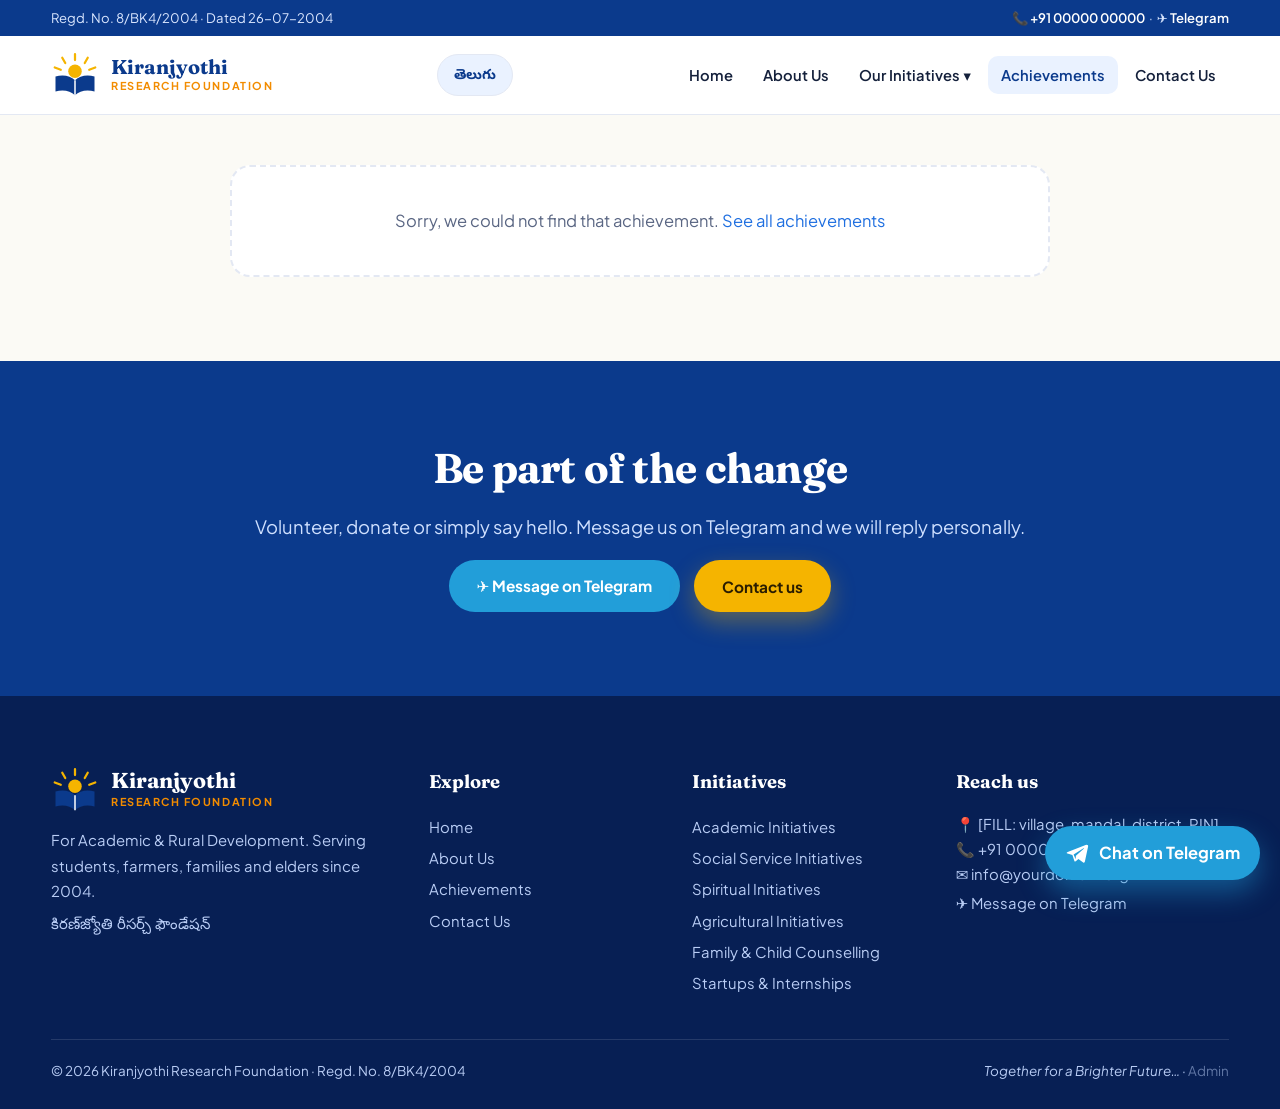
<file: achievement.html>
<!DOCTYPE html>
<html lang="en"><head><meta charset="utf-8"><meta name="viewport" content="width=device-width,initial-scale=1">
<title>Achievement — Kiranjyothi Research Foundation</title><meta name="description" content="An achievement of the Kiranjyothi Research Foundation."><link rel="icon" href="data:image/svg+xml,%3Csvg xmlns='http://www.w3.org/2000/svg' viewBox='0 0 64 64'%3E%3Ccircle cx='32' cy='32' r='30' fill='%230b3a8c'/%3E%3Ccircle cx='32' cy='28' r='10' fill='%23f5b400'/%3E%3C/svg%3E">
<link rel="preconnect" href="https://fonts.googleapis.com"><link rel="preconnect" href="https://fonts.gstatic.com" crossorigin>
<link href="https://fonts.googleapis.com/css2?family=Fraunces:ital,opsz,wght@0,9..144,500;0,9..144,700;1,9..144,600&family=Noto+Sans+Telugu:wght@400;600;700&family=Plus+Jakarta+Sans:wght@400;500;600;700;800&display=swap" rel="stylesheet">
<style>
:root{
  --blue:#0b3a8c;--blue2:#1f6fe0;--sky:#eaf2ff;--gold:#f5b400;--saffron:#f28c00;--green:#1e9e5a;
  --ink:#14203b;--muted:#5a6683;--bg:#fbfaf5;--card:#fff;--line:#e3e8f3;
  --r:20px;--shadow:0 14px 36px rgba(11,58,140,.10);
  --display:'Fraunces','Georgia','Times New Roman',serif;
  --body:'Plus Jakarta Sans','Noto Sans Telugu','Segoe UI',system-ui,sans-serif;
}
*{box-sizing:border-box;margin:0;padding:0}
html{scroll-behavior:smooth}
body{font-family:var(--body);color:var(--ink);background:var(--bg);line-height:1.7;font-size:16.5px;-webkit-font-smoothing:antialiased}
img{max-width:100%;display:block}
a{color:var(--blue2);text-decoration:none}
.te{font-family:'Noto Sans Telugu','Plus Jakarta Sans',sans-serif}
.wrap{width:min(1180px,92%);margin-inline:auto}
h1,h2,h3{font-family:var(--display);line-height:1.15;color:var(--blue);letter-spacing:-.01em}
h1{font-size:clamp(2.3rem,5.2vw,4rem);font-weight:700}
h2{font-size:clamp(1.8rem,3.4vw,2.6rem);font-weight:700}
h3{font-size:1.3rem;font-weight:600}
.eyebrow{display:inline-flex;gap:.5rem;align-items:center;font-size:.78rem;font-weight:700;letter-spacing:.16em;text-transform:uppercase;color:var(--saffron)}
.eyebrow::before{content:"";width:28px;height:3px;background:var(--gold);border-radius:3px}
.lead{font-size:1.15rem;color:var(--muted);max-width:62ch}
section{padding:84px 0}
.sec-head{margin-bottom:44px;display:grid;gap:12px}
.sec-head.center{text-align:center;justify-items:center}
mark.fill{background:#fff3b0;color:#6b4a00;padding:1px 6px;border-radius:6px;font-size:.9em;font-weight:600;border:1px dashed #e0b400}

/* top strip + header */
.strip{background:var(--blue);color:#dbe7ff;font-size:.82rem;padding:7px 0}
.strip .wrap{display:flex;justify-content:space-between;gap:12px;flex-wrap:wrap}
.strip a{color:#fff;font-weight:600}
header.site{position:sticky;top:0;z-index:50;background:rgba(255,255,255,.92);backdrop-filter:blur(12px);border-bottom:1px solid var(--line)}
header.site .wrap{display:flex;align-items:center;justify-content:space-between;height:78px;gap:18px}
.brand{display:flex;align-items:center;gap:12px;color:var(--blue)}
.brand svg{width:48px;height:48px;flex:none}
.brand b{font-family:var(--display);font-size:1.25rem;display:block;line-height:1.05}
.brand small{display:block;font-size:.68rem;letter-spacing:.14em;color:var(--saffron);font-weight:700;text-transform:uppercase}
nav.main{display:flex;gap:4px;align-items:center}
nav.main a,nav.main .dd>button{font:600 .92rem var(--body);color:var(--ink);padding:10px 13px;border-radius:10px;background:none;border:0;cursor:pointer;display:block}
nav.main a:hover,nav.main .dd>button:hover,nav.main a.active,nav.main .dd.active>button{background:var(--sky);color:var(--blue)}
.dd{position:relative}
.dd .menu{position:absolute;top:100%;left:0;min-width:270px;background:#fff;border:1px solid var(--line);border-radius:16px;box-shadow:var(--shadow);padding:8px;display:none}
.dd:hover .menu,.dd:focus-within .menu,.dd.open .menu{display:block}
.dd .menu a{display:flex;gap:10px;align-items:center}
.burger{display:none;background:var(--blue);color:#fff;border:0;width:44px;height:44px;border-radius:12px;font-size:1.3rem;cursor:pointer}
@media(max-width:1020px){
  .burger{display:block}
  nav.main{position:fixed;inset:78px 0 0 0;background:#fff;flex-direction:column;align-items:stretch;padding:18px;overflow:auto;transform:translateX(100%);transition:.3s}
  nav.main.open{transform:none}
  .dd .menu{position:static;display:block;border:0;box-shadow:none;padding:0 0 0 12px}
  .dd>button{display:none!important}
}

/* buttons */
.btn{display:inline-flex;align-items:center;gap:.55rem;padding:14px 26px;border-radius:999px;font:700 .96rem var(--body);border:2px solid transparent;cursor:pointer;transition:.25s}
.btn.primary{background:var(--gold);color:#2a1d00;box-shadow:0 10px 24px rgba(245,180,0,.35)}
.btn.primary:hover{transform:translateY(-3px)}
.btn.ghost{border-color:rgba(255,255,255,.7);color:#fff}
.btn.ghost:hover{background:#fff;color:var(--blue)}
.btn.blue{background:var(--blue);color:#fff}
.btn.blue:hover{background:var(--blue2)}
.btn.tg{background:#229ed9;color:#fff}

/* hero */
.hero{position:relative;color:#fff;background:var(--blue);overflow:hidden;padding:0}
.hero .bg{position:absolute;inset:0;background-size:cover;background-position:center}
.hero::after{content:"";position:absolute;inset:0;background:linear-gradient(100deg,rgba(7,31,84,.96) 8%,rgba(11,58,140,.82) 45%,rgba(11,58,140,.25) 100%)}
.hero .wrap{position:relative;z-index:2;padding:110px 0 150px;display:grid;gap:22px;max-width:1180px}
.hero h1{color:#fff;max-width:15ch}
.hero h1 em{font-style:italic;color:var(--gold)}
.hero p.lead{color:#dbe7ff}
.hero .eyebrow{color:var(--gold)}
.hero .ctas{display:flex;gap:14px;flex-wrap:wrap;margin-top:8px}
.hero.small .wrap{padding:84px 0 90px}
.hero.small h1{font-size:clamp(2.1rem,4.4vw,3.2rem);max-width:22ch}
.sunrise{position:absolute;right:-90px;bottom:-110px;width:520px;opacity:.16;z-index:1}
.crumbs{font-size:.85rem;color:#b9cdf5}.crumbs a{color:#fff}

/* stats band */
.stats{margin-top:-70px;position:relative;z-index:5;padding:0}
.stats .grid{background:#fff;border-radius:26px;box-shadow:var(--shadow);display:grid;grid-template-columns:repeat(4,1fr);border:1px solid var(--line)}
.stat{padding:30px 22px;text-align:center;border-right:1px solid var(--line)}
.stat:last-child{border:0}
.stat b{font-family:var(--display);font-size:2.6rem;color:var(--blue);display:block;line-height:1}
.stat span{font-size:.88rem;color:var(--muted);font-weight:600}
@media(max-width:720px){.stats .grid{grid-template-columns:repeat(2,1fr)}.stat:nth-child(2){border-right:0}.stat{border-bottom:1px solid var(--line)}}

/* grids and cards */
.grid{display:grid;gap:24px}
.g2{grid-template-columns:repeat(2,1fr)}.g3{grid-template-columns:repeat(3,1fr)}.g4{grid-template-columns:repeat(4,1fr)}
@media(max-width:900px){.g3,.g4{grid-template-columns:repeat(2,1fr)}}
@media(max-width:620px){.g2,.g3,.g4{grid-template-columns:1fr}}
.card{background:var(--card);border:1px solid var(--line);border-radius:var(--r);padding:28px;box-shadow:0 4px 14px rgba(11,58,140,.05);transition:.3s}
.card:hover{transform:translateY(-6px);box-shadow:var(--shadow)}
.card .ico{width:56px;height:56px;border-radius:16px;display:grid;place-items:center;font-size:1.7rem;background:var(--sky);margin-bottom:16px}
.card p{color:var(--muted);font-size:.96rem;margin-top:8px}
.focus{position:relative;overflow:hidden;color:#fff;border:0;min-height:260px;display:flex;flex-direction:column;justify-content:flex-end}
.focus h3{color:#fff}.focus p{color:rgba(255,255,255,.88)}
.focus .te{opacity:.85;font-size:.9rem}
.focus::before{content:"";position:absolute;inset:0;background:var(--c);z-index:0}
.focus::after{content:attr(data-n);position:absolute;top:8px;right:20px;font:700 5.5rem var(--display);opacity:.15;color:#fff}
.focus>*{position:relative;z-index:1}
.focus .more{margin-top:14px;font-weight:700;font-size:.9rem;color:var(--gold)}
.split{display:grid;grid-template-columns:1.05fr 1fr;gap:60px;align-items:center}
@media(max-width:900px){.split{grid-template-columns:1fr;gap:34px}}
.photo{border-radius:28px;overflow:hidden;box-shadow:var(--shadow);position:relative}
.photo img{width:100%;height:100%;object-fit:cover}
.photo .tag{position:absolute;left:16px;bottom:16px;background:rgba(255,255,255,.95);padding:8px 14px;border-radius:999px;font-weight:700;font-size:.82rem;color:var(--blue)}
.essay p{margin-bottom:1.1em;color:#2a3553}
.essay p:first-of-type::first-letter{font:700 4rem/0.8 var(--display);float:left;padding:8px 12px 0 0;color:var(--saffron)}
.ticks{list-style:none;display:grid;gap:12px}
.ticks li{display:flex;gap:12px;align-items:flex-start;padding:14px 16px;background:#fff;border:1px solid var(--line);border-radius:14px}
.ticks li::before{content:"✓";flex:none;width:26px;height:26px;border-radius:50%;background:var(--green);color:#fff;display:grid;place-items:center;font-size:.8rem;font-weight:800;margin-top:2px}
.band{background:var(--blue);color:#fff;position:relative;overflow:hidden}
.band h2,.band h3{color:#fff}.band .lead{color:#cfe0ff}
.soft{background:var(--sky)}
.quote{font:italic 600 clamp(1.4rem,3vw,2.1rem)/1.35 var(--display);text-align:center;max-width:24em;margin:auto}
.quote small{display:block;font:600 .9rem var(--body);color:var(--gold);margin-top:14px;font-style:normal}

/* timeline */
.timeline{position:relative;display:grid;gap:26px;padding-left:34px;border-left:3px solid var(--gold)}
.tl{position:relative}.tl::before{content:"";position:absolute;left:-44px;top:6px;width:16px;height:16px;border-radius:50%;background:var(--blue);border:4px solid var(--gold)}
.tl b{font-family:var(--display);font-size:1.3rem;color:var(--blue)}

/* gallery */
.gallery{display:grid;grid-template-columns:repeat(4,1fr);gap:14px}
.gallery figure{border-radius:18px;overflow:hidden;position:relative;aspect-ratio:4/3;cursor:zoom-in;background:#ddd}
.gallery figure:nth-child(1){grid-column:span 2;grid-row:span 2;aspect-ratio:auto}
.gallery img{width:100%;height:100%;object-fit:cover;transition:.5s}
.gallery figure:hover img{transform:scale(1.07)}
.gallery figcaption{position:absolute;inset:auto 0 0 0;padding:26px 14px 10px;background:linear-gradient(transparent,rgba(5,20,60,.85));color:#fff;font-size:.85rem;font-weight:600}
@media(max-width:720px){.gallery{grid-template-columns:repeat(2,1fr)}}
.lightbox{position:fixed;inset:0;background:rgba(5,15,40,.92);z-index:100;display:none;place-items:center;padding:24px}
.lightbox.show{display:grid}.lightbox img{max-height:90vh;border-radius:12px}

/* achievements */
.ach-card{display:flex;flex-direction:column;background:#fff;border:1px solid var(--line);border-radius:var(--r);overflow:hidden;color:inherit;transition:.3s}
.ach-card:hover{transform:translateY(-6px);box-shadow:var(--shadow)}
.ach-card .im{aspect-ratio:16/10;background:linear-gradient(135deg,var(--blue),var(--blue2));overflow:hidden;display:grid;place-items:center;font-size:3rem}
.ach-card .im img{width:100%;height:100%;object-fit:cover}
.ach-card .tx{padding:20px 22px 24px;display:grid;gap:8px}
.ach-card h3{font-size:1.18rem}
.ach-card p{color:var(--muted);font-size:.93rem}
.badge{display:inline-block;font-size:.72rem;font-weight:800;letter-spacing:.08em;text-transform:uppercase;padding:4px 11px;border-radius:999px;background:var(--sky);color:var(--blue);justify-self:start}
.meta{font-size:.82rem;color:var(--muted);font-weight:600}
.filters{display:flex;gap:10px;flex-wrap:wrap;margin-bottom:30px}
.chip{padding:9px 18px;border-radius:999px;border:1.5px solid var(--line);background:#fff;font:600 .88rem var(--body);cursor:pointer}
.chip.on,.chip:hover{background:var(--blue);color:#fff;border-color:var(--blue)}
.empty{padding:40px;text-align:center;color:var(--muted);background:#fff;border:2px dashed var(--line);border-radius:var(--r);grid-column:1/-1}
.article{max-width:820px;margin:auto}
.article .body p{margin-bottom:1.2em;font-size:1.08rem}
.article .hero-img{border-radius:24px;overflow:hidden;margin:26px 0;box-shadow:var(--shadow)}

/* forms */
form.f{display:grid;gap:16px}
label{font-weight:700;font-size:.88rem;color:var(--blue);display:grid;gap:6px}
input,textarea,select{font:inherit;padding:13px 15px;border:1.5px solid var(--line);border-radius:12px;background:#fff;color:var(--ink);width:100%}
input:focus,textarea:focus,select:focus{outline:3px solid rgba(31,111,224,.25);border-color:var(--blue2)}
textarea{min-height:130px;resize:vertical}
.note{font-size:.85rem;color:var(--muted)}
.status{padding:12px 16px;border-radius:12px;font-weight:600;display:none}
.status.ok{display:block;background:#e5f7ec;color:#116b3a}.status.err{display:block;background:#fdeaea;color:#9a1d1d}
.infobox{display:grid;gap:18px}
.infobox div{display:flex;gap:14px;align-items:flex-start}
.infobox .ico{width:46px;height:46px;border-radius:14px;background:var(--sky);display:grid;place-items:center;font-size:1.3rem;flex:none}

/* footer */
footer.site{background:#071f54;color:#b9cdf5;padding:70px 0 26px;font-size:.93rem}
footer.site h4{color:#fff;font-family:var(--display);font-size:1.15rem;margin-bottom:14px}
footer.site a{color:#b9cdf5;display:block;padding:3px 0}footer.site a:hover{color:var(--gold)}
footer.site .cols{display:grid;grid-template-columns:1.5fr 1fr 1fr 1.2fr;gap:36px}
@media(max-width:900px){footer.site .cols{grid-template-columns:1fr 1fr}}
@media(max-width:560px){footer.site .cols{grid-template-columns:1fr}}
footer.site .legal{border-top:1px solid rgba(255,255,255,.12);margin-top:40px;padding-top:20px;display:flex;justify-content:space-between;flex-wrap:wrap;gap:10px;font-size:.84rem}

/* telegram float */
.tg-float{position:fixed;right:20px;bottom:20px;z-index:60;display:flex;align-items:center;gap:10px;background:#229ed9;color:#fff;padding:13px 20px;border-radius:999px;font-weight:700;box-shadow:0 12px 28px rgba(34,158,217,.45);transition:.25s}
.tg-float:hover{transform:translateY(-4px);color:#fff}
.tg-float svg{width:24px;height:24px}
@media(max-width:560px){.tg-float span{display:none}.tg-float{padding:14px}}

/* admin */
.admin-bar{display:flex;justify-content:space-between;align-items:center;gap:12px;flex-wrap:wrap;margin-bottom:26px}
.thumbs{display:flex;gap:10px;flex-wrap:wrap}
.thumbs div{position:relative}.thumbs img{width:90px;height:70px;object-fit:cover;border-radius:10px}
.thumbs button{position:absolute;top:-8px;right:-8px;border:0;background:#c0392b;color:#fff;width:22px;height:22px;border-radius:50%;cursor:pointer}
.row{display:flex;justify-content:space-between;align-items:center;gap:14px;padding:14px 0;border-bottom:1px solid var(--line)}
.row small{color:var(--muted)}
.mini{padding:7px 14px;border-radius:10px;border:1.5px solid var(--line);background:#fff;font:600 .82rem var(--body);cursor:pointer}
.mini.danger{color:#b3261e;border-color:#f3c4c0}

/* reveal */
.rv{opacity:0;transform:translateY(26px);transition:opacity .7s,transform .7s}
.rv.in{opacity:1;transform:none}
@media(prefers-reduced-motion:reduce){.rv{opacity:1;transform:none;transition:none}html{scroll-behavior:auto}}

/* language switch */
.hd-right{display:flex;gap:10px;align-items:center}
.lang-btn{background:var(--sky);color:var(--blue);border:1.5px solid var(--line);padding:9px 16px;border-radius:999px;font:700 .88rem var(--body);cursor:pointer;white-space:nowrap}
.lang-btn:hover{background:var(--blue);color:#fff;border-color:var(--blue)}
html[lang="te"] body{font-family:'Noto Sans Telugu','Plus Jakarta Sans',sans-serif}
html[lang="te"] h1,html[lang="te"] h2,html[lang="te"] h3,html[lang="te"] .brand b{font-family:'Noto Sans Telugu',sans-serif;letter-spacing:0;line-height:1.3}
html[lang="te"] .eyebrow{letter-spacing:.02em;text-transform:none}

</style></head><body>
<div class="strip"><div class="wrap"><span>Regd. No. 8/BK4/2004 · Dated 26-07-2004</span><span>📞 <a href="tel:+910000000000">+91 00000 00000</a> &nbsp;·&nbsp; ✈️ <a data-tg href="#">Telegram</a></span></div></div><header class="site"><div class="wrap"><a class="brand" href="index.html"><svg viewBox="0 0 64 64" aria-hidden="true"><g stroke="#f5b400" stroke-width="3" stroke-linecap="round"><path d="M32 4v8M15 9l4 7M49 9l-4 7M5 22l8 3M59 22l-8 3"/></g><circle cx="32" cy="27" r="9" fill="#f5b400"/><path d="M6 34c10-3 20-1 26 5 6-6 16-8 26-5v20c-10-3-20-1-26 5-6-6-16-8-26-5z" fill="#0b3a8c"/><path d="M32 39v20" stroke="#fff" stroke-width="2"/></svg><span><b>Kiranjyothi</b><small>Research Foundation</small></span></a><div class="hd-right"><button class="lang-btn" id="langBtn" type="button">తెలుగు</button><button class="burger" aria-label="Menu" aria-expanded="false">☰</button></div><nav class="main"><a href="index.html">Home</a><a href="about.html">About Us</a><div class="dd"><button type="button">Our Initiatives ▾</button><div class="menu"><a href="academic.html">🎓 Academic Initiatives</a><a href="social-service.html">🤝 Social Service Initiatives</a><a href="spiritual.html">🕉️ Spiritual Initiatives</a><a href="agricultural.html">🌾 Agricultural Initiatives</a><a href="family-counselling.html">👨‍👩‍👧 Family & Child Counselling</a><a href="startups-internships.html">🚀 Startups & Internships</a></div></div><a href="achievements.html" class="active">Achievements</a><a href="contact.html">Contact Us</a></nav></div></header>
<main><section style="padding-top:50px"><div class="wrap"><article class="article" id="article"><div class="empty">Loading…</div></article></div></section><section class="band"><div class="wrap" style="text-align:center;display:grid;gap:18px;justify-items:center"><h2>Be part of the change</h2><p class="lead">Volunteer, donate or simply say hello. Message us on Telegram and we will reply personally.</p><div style="display:flex;gap:14px;flex-wrap:wrap;justify-content:center"><a class="btn tg" data-tg href="#">✈️ Message on Telegram</a><a class="btn primary" href="contact.html">Contact us</a></div></div></section></main>
<footer class="site"><div class="wrap"><div class="cols"><div><div class="brand" style="color:#fff;margin-bottom:14px"><svg viewBox="0 0 64 64" aria-hidden="true"><g stroke="#f5b400" stroke-width="3" stroke-linecap="round"><path d="M32 4v8M15 9l4 7M49 9l-4 7M5 22l8 3M59 22l-8 3"/></g><circle cx="32" cy="27" r="9" fill="#f5b400"/><path d="M6 34c10-3 20-1 26 5 6-6 16-8 26-5v20c-10-3-20-1-26 5-6-6-16-8-26-5z" fill="#0b3a8c"/><path d="M32 39v20" stroke="#fff" stroke-width="2"/></svg><span><b style="font-size:1.35rem">Kiranjyothi</b><small>Research Foundation</small></span></div><p>For Academic & Rural Development. Serving students, farmers, families and elders since 2004.</p><p class="te" style="margin-top:10px">కిరణ్‌జ్యోతి రీసర్చ్ ఫౌండేషన్</p></div><div><h4>Explore</h4><a href="index.html">Home</a><a href="about.html">About Us</a><a href="achievements.html">Achievements</a><a href="contact.html">Contact Us</a></div><div><h4>Initiatives</h4><a href="academic.html">Academic Initiatives</a><a href="social-service.html">Social Service Initiatives</a><a href="spiritual.html">Spiritual Initiatives</a><a href="agricultural.html">Agricultural Initiatives</a><a href="family-counselling.html">Family & Child Counselling</a><a href="startups-internships.html">Startups & Internships</a></div><div><h4>Reach us</h4><p>📍 [FILL: village, mandal, district, PIN]</p><p>📞 <a style="display:inline" href="tel:+910000000000">+91 00000 00000</a></p><p>✉️ <a style="display:inline" href="mailto:info@yourdomain.org">info@yourdomain.org</a></p><p><a data-tg href="#">✈️ Message on Telegram</a></p></div></div><div class="legal"><span>© <span id="yr"></span> Kiranjyothi Research Foundation · Regd. No. 8/BK4/2004</span><span><em>Together for a Brighter Future…</em> · <a style="display:inline;opacity:.5" href="admin.html">Admin</a></span></div></div></footer><a class="tg-float" data-tg href="#" aria-label="Message us on Telegram"><svg viewBox="0 0 24 24" fill="currentColor"><path d="M21.9 3.6 2.7 11c-1.3.5-1.3 1.3-.2 1.6l4.9 1.5 1.9 5.7c.2.6.4.8.9.8.4 0 .6-.2.9-.5l2.3-2.2 4.8 3.5c.9.5 1.5.2 1.7-.8l3.2-15.1c.3-1.3-.5-1.9-1.7-1.4zM8.6 13.5l9.9-6.2c.5-.3.9-.1.5.2l-8.1 7.3-.3 3.4-2-4.7z"/></svg><span>Chat on Telegram</span></a><div class="lightbox" role="dialog" aria-label="Image viewer"></div><script>document.getElementById("yr").textContent=new Date().getFullYear()</script>
<script>window.KRF_CONFIG={"orgName": "Kiranjyothi Research Foundation", "founded": 2004, "telegramUsername": "YourTelegramUsername", "telegramBotToken": "", "telegramChatId": "", "telegramProxyUrl": "", "adminPassword": "change-this-password"};window.KRF_SEED=[{"id": "20-years-of-service", "title": "Two decades of service: Kiranjyothi turns 20", "category": "general", "date": "2024-07-26", "summary": "On 26 July 2024 the Foundation completed 20 years of service to students, farmers and elders.", "body": "Since 26 July 2004 the Kiranjyothi Research Foundation has worked quietly for education, skill development and rural welfare.\n\nTwenty years on, the work continues with the same spirit: Live and Let Live.\n\n[Owner: replace this text with the story of the anniversary event, guests who attended and what was announced.]", "images": ["images/building.jpg"]}, {"id": "ms-excel-competition-2024", "title": "MS Excel Competition for students", "category": "academic", "date": "2024-03-26", "summary": "A one-hour MS Excel competition at the school campus with cash prizes for the top three.", "body": "The Kiranjyothi Skill Development Academy held an MS Excel competition on 26 March 2024 at the school campus. The test lasted 1 hour.\n\nPrizes: 1st Rs. 1,500, 2nd Rs. 1,000 and 3rd Rs. 500.\n\n[Owner: add winners' names, number of participants and photos.]", "images": ["images/computer-lab.jpg"]}, {"id": "technical-lecture-cloud-devops-2024", "title": "Technical lecture: Cloud, AWS, SQL, DevOps and Python", "category": "startups", "date": "2024-03-26", "summary": "An employability session where an experienced IT professional oriented youth on cloud, AWS/SQL, DevOps and Python.", "body": "On Sunday 26 March 2024 (9:00 am to 4:00 pm) the Skill Development Academy hosted a technical lecture session titled 'An orientation session on Cloud Transformation, AWS/SQL, DevOps and Python'.\n\nThe resource person is a software professional with more than 8 years of experience who has trained over 2000 students.\n\n[Owner: add the speaker's full name, attendance and photos.]", "images": ["images/classroom.jpg"]}, {"id": "interview-gd-workshop-2023", "title": "How to Succeed in Interview and Group Discussion", "category": "startups", "date": "2023-10-22", "summary": "A Sunday workshop by an expert team from Hyderabad on interviews, group discussion, resumes and personality development.", "body": "On 22 October 2023 (Sunday, 9:00 am to 6:00 pm) a renowned expert team from Hyderabad conducted a full-day programme.\n\nTopics: how to do an interview and group discussion effectively, tips for good communication, resume writing and interview preparation, personality development and career guidance.\n\n[Owner: add photos and feedback from participants.]", "images": ["images/scholarship-handover.jpg"]}, {"id": "elders-distribution-programme", "title": "Support and distribution programme for the elderly", "category": "social", "date": "2024-01-15", "summary": "Clothes and essentials were distributed to old-aged people of the village.", "body": "The Foundation regularly distributes clothes and accessories to elderly people, honouring them with respect.\n\n[Owner: add the exact date, place and number of beneficiaries, then replace this note.]", "images": ["images/elderly-distribution.jpg"]}, {"id": "founder-with-children", "title": "Our founder with the children of the village", "category": "academic", "date": "2004-12-01", "summary": "From the early years: books, notebooks and encouragement for children who needed them most.", "body": "From the very beginning, the Foundation's family has stood beside children and parents who could not afford school supplies.\n\n[Owner: replace this with the story behind this photograph.]", "images": ["images/founder-with-children.jpg"]}];</script>
<script>
(function(){
'use strict';
var C = window.KRF_CONFIG;
var KEY = 'krf_achievements_v1';
var CATS = {
  academic:{label:'Academic',page:'academic.html',icon:'🎓'},
  social:{label:'Social Service',page:'social-service.html',icon:'🤝'},
  spiritual:{label:'Spiritual',page:'spiritual.html',icon:'🕉️'},
  agri:{label:'Agricultural',page:'agricultural.html',icon:'🌾'},
  family:{label:'Family & Child Counselling',page:'family-counselling.html',icon:'👨‍👩‍👧'},
  startups:{label:'Startups & Internships',page:'startups-internships.html',icon:'🚀'},
  general:{label:'Foundation News',page:'about.html',icon:'⭐'}
};
/* ---------- English / Telugu language switch ---------- */
var TE = {
 'Home':'హోమ్','About Us':'మా గురించి','Our Initiatives ▾':'మా కార్యక్రమాలు ▾','Achievements':'విజయాలు','Contact Us':'సంప్రదించండి',
 'Explore':'అన్వేషించండి','Explore →':'అన్వేషించండి →','Initiatives':'కార్యక్రమాలు','Reach us':'మమ్మల్ని సంప్రదించండి',
 'Chat on Telegram':'టెలిగ్రామ్‌లో చాట్ చేయండి','Message on Telegram':'టెలిగ్రామ్‌లో సందేశం పంపండి','Open Telegram chat':'టెలిగ్రామ్ చాట్ తెరవండి',
 'Telegram':'టెలిగ్రామ్','Share on Telegram':'టెలిగ్రామ్‌లో షేర్ చేయండి','Send via Telegram':'టెలిగ్రామ్ ద్వారా పంపండి',
 'Our story':'మా కథ','See achievements':'విజయాలు చూడండి','Read our full story →':'మా పూర్తి కథ చదవండి →','Read more →':'మరింత చదవండి →',
 'Since 2004 · For Academic & Rural Development':'2004 నుండి · విద్యా & గ్రామీణాభివృద్ధి కోసం',
 'Together for a Brighter Future…':'ఉజ్వల భవిష్యత్తు కోసం కలిసి…',
 'Years of service':'సేవా సంవత్సరాలు','Focus initiatives':'ప్రధాన కార్యక్రమాలు','Computer courses':'కంప్యూటర్ కోర్సులు','Year of registration':'నమోదైన సంవత్సరం',
 'Our focus areas':'మా ప్రధాన రంగాలు','Six initiatives, one mission':'ఆరు కార్యక్రమాలు, ఒకే లక్ష్యం',
 'Academic Initiatives':'విద్యా కార్యక్రమాలు','Social Service Initiatives':'సామాజిక సేవా కార్యక్రమాలు','Spiritual Initiatives':'ఆధ్యాత్మిక కార్యక్రమాలు',
 'Agricultural Initiatives':'వ్యవసాయ కార్యక్రమాలు','Social Service':'సామాజిక సేవ','Family & Child Counselling':'కుటుంబ & బాల సలహా','Startups & Internships':'స్టార్టప్‌లు & ఇంటర్న్‌షిప్‌లు',
 'Latest achievements':'తాజా విజయాలు','See all achievements →':'అన్ని విజయాలు చూడండి →','All achievements →':'అన్ని విజయాలు →','← All achievements':'← అన్ని విజయాలు',
 'Recent work':'ఇటీవలి పని','Our impact':'మా ప్రభావం','All':'అన్నీ',
 'Academic':'విద్య','Spiritual':'ఆధ్యాత్మిక','Agricultural':'వ్యవసాయం','Foundation News':'సంస్థ వార్తలు',
 'Gallery':'గ్యాలరీ','Our work in action':'ఆచరణలో మా పని','Our campus & community':'మా క్యాంపస్ & సమాజం','Moments from the field':'క్షేత్రం నుండి దృశ్యాలు',
 'What we do':'మేము చేసేది','Where it began':'ఇక్కడ మొదలైంది','Our promise':'మా వాగ్దానం',
 'Who we are':'మేము ఎవరం','Our aims':'మా లక్ష్యాలు','Why we exist':'మేము ఎందుకు ఉన్నాం','Our journey':'మా ప్రయాణం','Milestones':'ముఖ్య ఘట్టాలు',
 'Inside the Foundation':'సంస్థ లోపల','Our people':'మా బృందం','Leadership & team':'నాయకత్వం & బృందం','About us':'మా గురించి',
 'Get in touch':'మమ్మల్ని సంప్రదించండి','Let’s talk':'మాట్లాడుకుందాం','Send us a message':'మాకు సందేశం పంపండి','Your name':'మీ పేరు',
 'Phone / Telegram':'ఫోన్ / టెలిగ్రామ్','Topic':'విషయం','Message':'సందేశం','Address':'చిరునామా','Phone':'ఫోన్','Email':'ఇమెయిల్',
 'Office hours':'కార్యాలయ వేళలు','Find us':'మమ్మల్ని కనుగొనండి','Our location':'మా ప్రదేశం','Search':'వెతుకు',
 'Be part of the change':'మార్పులో భాగమవ్వండి',
 'Volunteer, donate or simply say hello. Message us on Telegram and we will reply personally.':'స్వచ్ఛందంగా సేవ చేయండి, విరాళం ఇవ్వండి, లేదా ఒక్క పలకరింపు పంపండి. టెలిగ్రామ్‌లో మాకు సందేశం పంపండి, మేము వ్యక్తిగతంగా బదులిస్తాం.',
 'Contact us':'మమ్మల్ని సంప్రదించండి','← All achievements ':'← అన్ని విజయాలు '
};
var PH = {'Search achievements…':'విజయాలను వెతకండి…'};
var LANG_KEY = 'krf_lang', curLang = 'en';
var origText = new WeakMap(), origHtml = new WeakMap(), origPh = new WeakMap();

function applyLang(){
  var te = curLang === 'te';
  document.documentElement.lang = te ? 'te' : 'en';
  document.querySelectorAll('[data-te]').forEach(function(el){
    if (te) { if (!origHtml.has(el)) origHtml.set(el, el.innerHTML); el.innerHTML = el.getAttribute('data-te'); }
    else if (origHtml.has(el)) { el.innerHTML = origHtml.get(el); origHtml.delete(el); }
  });
  document.querySelectorAll('[placeholder]').forEach(function(el){
    if (te) { if (!origPh.has(el)) origPh.set(el, el.placeholder); var k = origPh.get(el); if (PH[k]) el.placeholder = PH[k]; }
    else if (origPh.has(el)) { el.placeholder = origPh.get(el); origPh.delete(el); }
  });
  var w = document.createTreeWalker(document.body, NodeFilter.SHOW_TEXT, null), nodes = [], n;
  while ((n = w.nextNode())) { if (!/^(SCRIPT|STYLE|TEXTAREA|OPTION)$/.test(n.parentNode.nodeName)) nodes.push(n); }
  nodes.forEach(function(node){
    if (te) {
      if (!origText.has(node)) { if (!TE[node.nodeValue.trim()]) return; origText.set(node, node.nodeValue); }
      var o = origText.get(node), k = o.trim();
      if (TE[k]) node.nodeValue = o.replace(k, TE[k]);
    } else if (origText.has(node)) { node.nodeValue = origText.get(node); origText.delete(node); }
  });
  var b = document.getElementById('langBtn');
  if (b) b.textContent = te ? 'English' : 'తెలుగు';
}
function setLang(l){
  curLang = l === 'te' ? 'te' : 'en';
  try { localStorage.setItem(LANG_KEY, curLang); } catch (e) {}
  applyLang();
}
function initLang(){
  var b = document.getElementById('langBtn');
  if (b) b.addEventListener('click', function(){ setLang(curLang === 'te' ? 'en' : 'te'); });
  var saved = null; try { saved = localStorage.getItem(LANG_KEY); } catch (e) {}
  curLang = saved === 'te' ? 'te' : 'en';
  applyLang();
}

function $(s,r){return (r||document).querySelector(s)}
function $$(s,r){return Array.prototype.slice.call((r||document).querySelectorAll(s))}
function esc(s){return String(s==null?'':s).replace(/[&<>"']/g,function(c){return {'&':'&amp;','<':'&lt;','>':'&gt;','"':'&quot;',"'":'&#39;'}[c]})}
function fmtDate(d){if(!d)return '';var x=new Date(d+'T00:00:00');return isNaN(x)?d:x.toLocaleDateString('en-IN',{day:'numeric',month:'short',year:'numeric'})}

/* ---------- achievements data layer ---------- */
function loadPublished(){
  return fetch('data/achievements.json',{cache:'no-store'}).then(function(r){return r.ok?r.json():null})
   .then(function(j){return (Array.isArray(j)&&j.length)?j:(window.KRF_SEED||[])})
   .catch(function(){return window.KRF_SEED||[]});
}
function getLocal(){try{var v=localStorage.getItem(KEY);return v?JSON.parse(v):null}catch(e){return null}}
function saveLocal(list){localStorage.setItem(KEY,JSON.stringify(list))}
function clearLocal(){try{localStorage.removeItem(KEY)}catch(e){}}
function getAll(){
  var l=getLocal();
  var p=l?Promise.resolve(l):loadPublished();
  return p.then(function(list){return list.slice().sort(function(a,b){return (b.date||'').localeCompare(a.date||'')})});
}
function card(a){
  var c=CATS[a.category]||CATS.general, im=(a.images&&a.images[0])||'';
  return '<a class="ach-card rv" href="achievement.html?id='+encodeURIComponent(a.id)+'">'+
   '<div class="im">'+(im?'<img loading="lazy" src="'+esc(im)+'" alt="'+esc(a.title)+'">':c.icon)+'</div>'+
   '<div class="tx"><span class="badge">'+esc(c.label)+'</span><h3>'+esc(a.title)+'</h3>'+
   '<p>'+esc(a.summary)+'</p><span class="meta">'+esc(fmtDate(a.date))+' · <span>Read more →</span></span></div></a>';
}
function paragraphs(t){return String(t||'').split(/\n\s*\n/).map(function(p){return '<p>'+esc(p).replace(/\n/g,'<br>')+'</p>'}).join('')}

/* ---------- telegram ---------- */
function tgLink(){return 'https://t.me/'+encodeURIComponent(C.telegramUsername)}
function sendTelegram(text){
  if(C.telegramProxyUrl){
    return fetch(C.telegramProxyUrl,{method:'POST',headers:{'Content-Type':'application/json'},body:JSON.stringify({text:text})}).then(function(r){return r.ok});
  }
  if(C.telegramBotToken&&C.telegramChatId){
    return fetch('https://api.telegram.org/bot'+C.telegramBotToken+'/sendMessage',{method:'POST',headers:{'Content-Type':'application/json'},
      body:JSON.stringify({chat_id:C.telegramChatId,text:text})}).then(function(r){return r.ok});
  }
  return Promise.resolve(null);
}

/* ---------- shared UI ---------- */
document.addEventListener('DOMContentLoaded',function(){
  initLang();
  var burger=$('.burger'),nav=$('nav.main');
  if(burger)burger.addEventListener('click',function(){var o=nav.classList.toggle('open');burger.setAttribute('aria-expanded',o)});
  $$('.dd>button').forEach(function(b){b.addEventListener('click',function(){b.parentNode.classList.toggle('open')})});

  // years of service
  $$('[data-years]').forEach(function(e){e.textContent=new Date().getFullYear()-C.founded});

  // counters
  var io=new IntersectionObserver(function(es){es.forEach(function(en){
    if(!en.isIntersecting)return; var el=en.target; io.unobserve(el);
    if(el.classList.contains('rv'))el.classList.add('in');
    var to=parseFloat(el.getAttribute('data-count')); if(isNaN(to))return;
    var t0=performance.now(); (function step(t){var p=Math.min((t-t0)/1400,1);el.textContent=Math.round(to*p).toLocaleString('en-IN')+(p===1?(el.getAttribute('data-suffix')||''):'');if(p<1)requestAnimationFrame(step)})(t0);
  })},{threshold:.15});
  function observe(){$$('.rv:not(.seen),[data-count]:not(.seen)').forEach(function(e){e.classList.add('seen');io.observe(e)});applyLang()}
  window.KRF_observe=observe; observe();

  // achievement lists
  $$('[data-achievements]').forEach(function(box){
    var cat=box.getAttribute('data-cat'),lim=parseInt(box.getAttribute('data-limit')||'0',10);
    getAll().then(function(all){
      if(cat)all=all.filter(function(a){return a.category===cat});
      if(lim)all=all.slice(0,lim);
      box.innerHTML=all.length?all.map(card).join(''):'<div class="empty">No achievements posted here yet. Check back soon!</div>';
      observe();
    });
  });

  // gallery lightbox
  var lb=$('.lightbox');
  if(lb){$$('.gallery img').forEach(function(i){i.addEventListener('click',function(){lb.innerHTML='<img src="'+i.src+'" alt="">';lb.classList.add('show')})});
    lb.addEventListener('click',function(){lb.classList.remove('show')});
    document.addEventListener('keydown',function(e){if(e.key==='Escape')lb.classList.remove('show')})}

  // telegram links
  $$('[data-tg]').forEach(function(a){a.href=tgLink();a.target='_blank';a.rel='noopener'});

  // contact form
  var cf=$('#contactForm');
  if(cf){cf.addEventListener('submit',function(e){
    e.preventDefault(); var s=$('#cfStatus'),btn=$('button',cf);
    var d={name:cf.name.value.trim(),phone:cf.phone.value.trim(),topic:cf.topic.value,msg:cf.message.value.trim()};
    var text='📩 New message from website\nName: '+d.name+'\nPhone: '+d.phone+'\nTopic: '+d.topic+'\n\n'+d.msg;
    btn.disabled=true; btn.textContent='Sending…';
    sendTelegram(text).then(function(ok){
      if(ok===true){s.className='status ok';s.textContent='Thank you! Your message was delivered to our Telegram. We will reply soon.';cf.reset()}
      else if(ok===null){
        var done=function(){s.className='status ok';s.textContent='Your message is copied. Telegram is opening — just paste and send it to us.';window.open(tgLink(),'_blank')};
        if(navigator.clipboard)navigator.clipboard.writeText(text).then(done,done);else done();
      } else {s.className='status err';s.textContent='Sorry, the message could not be sent. Please tap the Telegram button to message us directly.'}
    }).catch(function(){s.className='status err';s.textContent='Network error. Please message us on Telegram directly.'})
    .then(function(){btn.disabled=false;btn.textContent='Send via Telegram'});
  })}

  // achievements page (filters)
  var list=$('#achList');
  if(list){
    var state={cat:'all',q:''},all=[];
    var chips=$('#chips');
    chips.innerHTML='<button class="chip on" data-c="all">All</button>'+Object.keys(CATS).map(function(k){return '<button class="chip" data-c="'+k+'">'+CATS[k].icon+' '+CATS[k].label+'</button>'}).join('');
    function draw(){
      var r=all.filter(function(a){return (state.cat==='all'||a.category===state.cat)&&(!state.q||(a.title+' '+a.summary+' '+a.body).toLowerCase().indexOf(state.q)>-1)});
      list.innerHTML=r.length?r.map(card).join(''):'<div class="empty">No achievements match your search.</div>'; observe();
    }
    chips.addEventListener('click',function(e){var b=e.target.closest('.chip');if(!b)return;state.cat=b.getAttribute('data-c');$$('.chip',chips).forEach(function(c){c.classList.toggle('on',c===b)});draw()});
    $('#achSearch').addEventListener('input',function(e){state.q=e.target.value.toLowerCase();draw()});
    getAll().then(function(a){all=a;draw()});
  }

  // single achievement page
  var art=$('#article');
  if(art){
    var id=new URLSearchParams(location.search).get('id');
    getAll().then(function(all){
      var a=all.filter(function(x){return x.id===id})[0];
      if(!a){art.innerHTML='<div class="empty">Sorry, we could not find that achievement. <a href="achievements.html">See all achievements</a></div>';return}
      var c=CATS[a.category]||CATS.general; document.title=a.title+' — '+C.orgName;
      var imgs=(a.images||[]);
      art.innerHTML='<span class="badge">'+esc(c.label)+'</span><h1 style="font-size:clamp(2rem,4.5vw,3rem);margin:12px 0 8px">'+esc(a.title)+'</h1>'+
        '<p class="meta">'+esc(fmtDate(a.date))+'</p>'+
        (imgs[0]?'<div class="hero-img"><img src="'+esc(imgs[0])+'" alt="'+esc(a.title)+'"></div>':'')+
        '<p class="lead" style="margin-bottom:22px">'+esc(a.summary)+'</p><div class="body">'+paragraphs(a.body)+'</div>'+
        (imgs.length>1?'<div class="gallery" style="margin-top:30px">'+imgs.slice(1).map(function(s){return '<figure><img loading="lazy" src="'+esc(s)+'" alt=""></figure>'}).join('')+'</div>':'')+
        '<div style="display:flex;gap:12px;flex-wrap:wrap;margin-top:34px"><a class="btn blue" href="'+c.page+'">More in '+esc(c.label)+'</a>'+
        '<a class="btn tg" target="_blank" rel="noopener" href="https://t.me/share/url?url='+encodeURIComponent(location.href)+'&text='+encodeURIComponent(a.title)+'">Share on Telegram</a>'+
        '<a class="btn blue" style="background:#fff;color:var(--blue);border-color:var(--blue)" href="achievements.html">← All achievements</a></div>';
      applyLang(); var lb2=$('.lightbox'); $$('.gallery img,.hero-img img',art).forEach(function(i){i.style.cursor='zoom-in';i.addEventListener('click',function(){lb2.innerHTML='<img src="'+i.src+'" alt="">';lb2.classList.add('show')})});
    });
  }

  // admin panel
  if($('#adminApp'))initAdmin();
});

/* ---------- admin ---------- */
function initAdmin(){
  var login=$('#login'),app=$('#adminApp');
  function show(){login.style.display='none';app.style.display='block';refresh()}
  if(sessionStorage.getItem('krf_admin')==='1')show();
  $('#loginForm').addEventListener('submit',function(e){e.preventDefault();
    if($('#pw').value===C.adminPassword){sessionStorage.setItem('krf_admin','1');show()}
    else{var s=$('#loginStatus');s.className='status err';s.textContent='Wrong password.'}});
  $('#logout').addEventListener('click',function(){sessionStorage.removeItem('krf_admin');location.reload()});

  var cat=$('#f_cat');cat.innerHTML=Object.keys(CATS).map(function(k){return '<option value="'+k+'">'+CATS[k].label+'</option>'}).join('');
  var images=[],editId=null,items=[];
  function msg(t,ok){var s=$('#saveStatus');s.className='status '+(ok?'ok':'err');s.textContent=t}
  function thumbs(){$('#thumbs').innerHTML=images.map(function(s,i){return '<div><img src="'+esc(s)+'" alt=""><button type="button" data-i="'+i+'" title="Remove">×</button></div>'}).join('')}
  $('#thumbs').addEventListener('click',function(e){var b=e.target.closest('button');if(!b)return;images.splice(+b.getAttribute('data-i'),1);thumbs()});
  function compress(file,max){return new Promise(function(res,rej){var fr=new FileReader();fr.onload=function(){var im=new Image();im.onload=function(){
    var s=Math.min(1,max/Math.max(im.width,im.height)),c=document.createElement('canvas');c.width=Math.round(im.width*s);c.height=Math.round(im.height*s);
    c.getContext('2d').drawImage(im,0,0,c.width,c.height);res(c.toDataURL('image/jpeg',.78))};im.onerror=rej;im.src=fr.result};fr.onerror=rej;fr.readAsDataURL(file)})}
  $('#f_img').addEventListener('change',function(e){
    Promise.all(Array.prototype.map.call(e.target.files,function(f){return compress(f,1000)})).then(function(r){images=images.concat(r);thumbs();e.target.value=''}).catch(function(){msg('Could not read that image.',false)});
  });
  function refresh(){getAll().then(function(a){items=a;
    $('#count').textContent=a.length;
    $('#list').innerHTML=a.length?a.map(function(x){return '<div class="row"><div><b>'+esc(x.title)+'</b><br><small>'+esc((CATS[x.category]||CATS.general).label)+' · '+esc(fmtDate(x.date))+'</small></div>'+
      '<div style="display:flex;gap:8px;flex:none"><a class="mini" target="_blank" href="achievement.html?id='+encodeURIComponent(x.id)+'">View</a><button class="mini" data-e="'+esc(x.id)+'">Edit</button><button class="mini danger" data-d="'+esc(x.id)+'">Delete</button></div></div>'}).join(''):'<div class="empty">No achievements yet.</div>'})}
  function persist(list){try{saveLocal(list);return true}catch(e){msg('Browser storage is full. Use smaller or fewer images, or delete old entries after exporting.',false);return false}}
  function reset(){editId=null;images=[];$('#achForm').reset();$('#f_date').value=new Date().toISOString().slice(0,10);thumbs();$('#formTitle').textContent='Add a new achievement';$('#cancelEdit').style.display='none'}
  $('#f_date').value=new Date().toISOString().slice(0,10);
  $('#achForm').addEventListener('submit',function(e){e.preventDefault();
    var f=e.target,list=(getLocal()||items).slice();
    var rec={id:editId||(f.title_.value.toLowerCase().replace(/[^a-z0-9]+/g,'-').replace(/^-|-$/g,'').slice(0,40)+'-'+Date.now().toString(36)),
      title:f.title_.value.trim(),category:f.cat.value,date:f.date.value,summary:f.summary.value.trim(),body:f.body.value.trim(),images:images.slice()};
    var i=list.findIndex(function(x){return x.id===rec.id});
    if(i>-1)list[i]=rec;else list.unshift(rec);
    if(persist(list)){msg(editId?'Achievement updated.':'Achievement added! It now has its own page.',true);reset();refresh()}
  });
  $('#list').addEventListener('click',function(e){
    var ed=e.target.getAttribute('data-e'),dl=e.target.getAttribute('data-d');
    if(ed){var x=items.filter(function(a){return a.id===ed})[0];if(!x)return;editId=x.id;var f=$('#achForm');
      f.title_.value=x.title;f.cat.value=x.category;f.date.value=x.date;f.summary.value=x.summary;f.body.value=x.body;images=(x.images||[]).slice();thumbs();
      $('#formTitle').textContent='Edit achievement';$('#cancelEdit').style.display='inline-flex';scrollTo({top:$('#achForm').offsetTop-120,behavior:'smooth'})}
    if(dl&&confirm('Delete this achievement permanently?')){persist(items.filter(function(a){return a.id!==dl}));refresh()}
  });
  $('#cancelEdit').addEventListener('click',reset);
  $('#export').addEventListener('click',function(){
    var b=new Blob([JSON.stringify(items,null,1)],{type:'application/json'}),a=document.createElement('a');
    a.href=URL.createObjectURL(b);a.download='achievements.json';a.click();
  });
  $('#import').addEventListener('change',function(e){var fl=e.target.files[0];if(!fl)return;var fr=new FileReader();
    fr.onload=function(){try{var j=JSON.parse(fr.result);if(!Array.isArray(j))throw 0;if(persist(j)){msg('Imported '+j.length+' achievements.',true);refresh()}}catch(x){msg('That file is not a valid achievements.json.',false)}};fr.readAsText(fl);e.target.value=''});
  $('#resetPub').addEventListener('click',function(){if(confirm('Discard changes made in this browser and go back to the published list?')){clearLocal();refresh()}});
}
})();

</script></body></html>
</file>
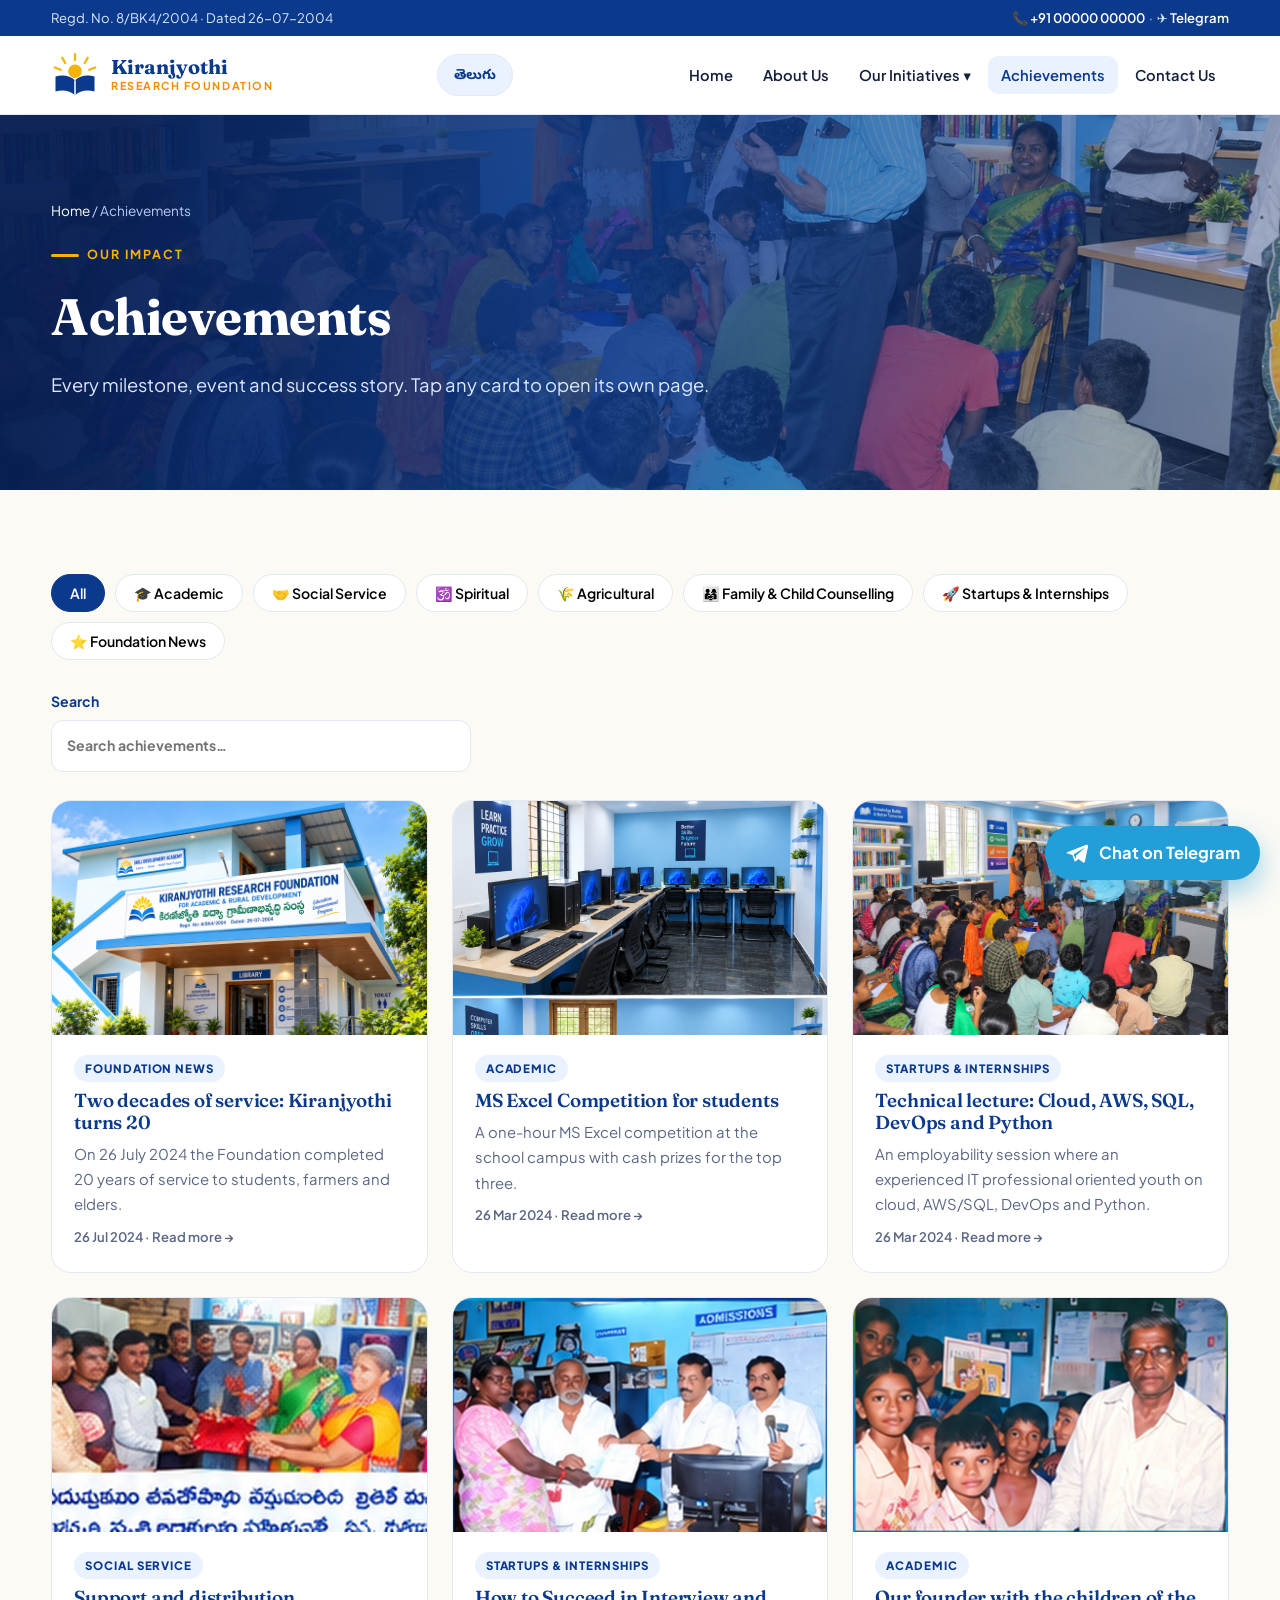
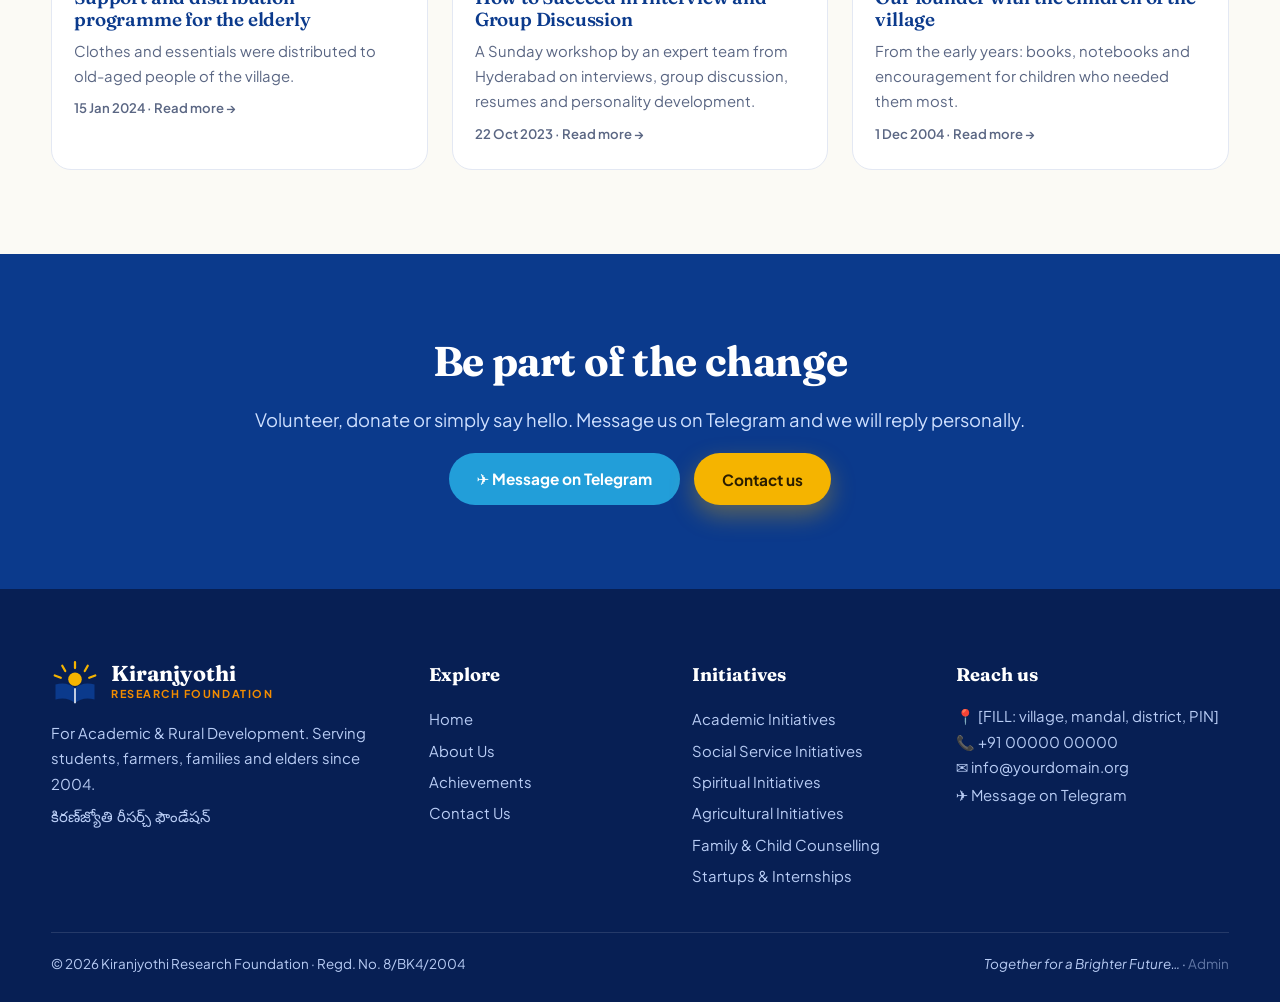
<file: achievements.html>
<!DOCTYPE html>
<html lang="en"><head><meta charset="utf-8"><meta name="viewport" content="width=device-width,initial-scale=1">
<title>Achievements — Kiranjyothi Research Foundation</title><meta name="description" content="All achievements of the Kiranjyothi Research Foundation."><link rel="icon" href="data:image/svg+xml,%3Csvg xmlns='http://www.w3.org/2000/svg' viewBox='0 0 64 64'%3E%3Ccircle cx='32' cy='32' r='30' fill='%230b3a8c'/%3E%3Ccircle cx='32' cy='28' r='10' fill='%23f5b400'/%3E%3C/svg%3E">
<link rel="preconnect" href="https://fonts.googleapis.com"><link rel="preconnect" href="https://fonts.gstatic.com" crossorigin>
<link href="https://fonts.googleapis.com/css2?family=Fraunces:ital,opsz,wght@0,9..144,500;0,9..144,700;1,9..144,600&family=Noto+Sans+Telugu:wght@400;600;700&family=Plus+Jakarta+Sans:wght@400;500;600;700;800&display=swap" rel="stylesheet">
<style>
:root{
  --blue:#0b3a8c;--blue2:#1f6fe0;--sky:#eaf2ff;--gold:#f5b400;--saffron:#f28c00;--green:#1e9e5a;
  --ink:#14203b;--muted:#5a6683;--bg:#fbfaf5;--card:#fff;--line:#e3e8f3;
  --r:20px;--shadow:0 14px 36px rgba(11,58,140,.10);
  --display:'Fraunces','Georgia','Times New Roman',serif;
  --body:'Plus Jakarta Sans','Noto Sans Telugu','Segoe UI',system-ui,sans-serif;
}
*{box-sizing:border-box;margin:0;padding:0}
html{scroll-behavior:smooth}
body{font-family:var(--body);color:var(--ink);background:var(--bg);line-height:1.7;font-size:16.5px;-webkit-font-smoothing:antialiased}
img{max-width:100%;display:block}
a{color:var(--blue2);text-decoration:none}
.te{font-family:'Noto Sans Telugu','Plus Jakarta Sans',sans-serif}
.wrap{width:min(1180px,92%);margin-inline:auto}
h1,h2,h3{font-family:var(--display);line-height:1.15;color:var(--blue);letter-spacing:-.01em}
h1{font-size:clamp(2.3rem,5.2vw,4rem);font-weight:700}
h2{font-size:clamp(1.8rem,3.4vw,2.6rem);font-weight:700}
h3{font-size:1.3rem;font-weight:600}
.eyebrow{display:inline-flex;gap:.5rem;align-items:center;font-size:.78rem;font-weight:700;letter-spacing:.16em;text-transform:uppercase;color:var(--saffron)}
.eyebrow::before{content:"";width:28px;height:3px;background:var(--gold);border-radius:3px}
.lead{font-size:1.15rem;color:var(--muted);max-width:62ch}
section{padding:84px 0}
.sec-head{margin-bottom:44px;display:grid;gap:12px}
.sec-head.center{text-align:center;justify-items:center}
mark.fill{background:#fff3b0;color:#6b4a00;padding:1px 6px;border-radius:6px;font-size:.9em;font-weight:600;border:1px dashed #e0b400}

/* top strip + header */
.strip{background:var(--blue);color:#dbe7ff;font-size:.82rem;padding:7px 0}
.strip .wrap{display:flex;justify-content:space-between;gap:12px;flex-wrap:wrap}
.strip a{color:#fff;font-weight:600}
header.site{position:sticky;top:0;z-index:50;background:rgba(255,255,255,.92);backdrop-filter:blur(12px);border-bottom:1px solid var(--line)}
header.site .wrap{display:flex;align-items:center;justify-content:space-between;height:78px;gap:18px}
.brand{display:flex;align-items:center;gap:12px;color:var(--blue)}
.brand svg{width:48px;height:48px;flex:none}
.brand b{font-family:var(--display);font-size:1.25rem;display:block;line-height:1.05}
.brand small{display:block;font-size:.68rem;letter-spacing:.14em;color:var(--saffron);font-weight:700;text-transform:uppercase}
nav.main{display:flex;gap:4px;align-items:center}
nav.main a,nav.main .dd>button{font:600 .92rem var(--body);color:var(--ink);padding:10px 13px;border-radius:10px;background:none;border:0;cursor:pointer;display:block}
nav.main a:hover,nav.main .dd>button:hover,nav.main a.active,nav.main .dd.active>button{background:var(--sky);color:var(--blue)}
.dd{position:relative}
.dd .menu{position:absolute;top:100%;left:0;min-width:270px;background:#fff;border:1px solid var(--line);border-radius:16px;box-shadow:var(--shadow);padding:8px;display:none}
.dd:hover .menu,.dd:focus-within .menu,.dd.open .menu{display:block}
.dd .menu a{display:flex;gap:10px;align-items:center}
.burger{display:none;background:var(--blue);color:#fff;border:0;width:44px;height:44px;border-radius:12px;font-size:1.3rem;cursor:pointer}
@media(max-width:1020px){
  .burger{display:block}
  nav.main{position:fixed;inset:78px 0 0 0;background:#fff;flex-direction:column;align-items:stretch;padding:18px;overflow:auto;transform:translateX(100%);transition:.3s}
  nav.main.open{transform:none}
  .dd .menu{position:static;display:block;border:0;box-shadow:none;padding:0 0 0 12px}
  .dd>button{display:none!important}
}

/* buttons */
.btn{display:inline-flex;align-items:center;gap:.55rem;padding:14px 26px;border-radius:999px;font:700 .96rem var(--body);border:2px solid transparent;cursor:pointer;transition:.25s}
.btn.primary{background:var(--gold);color:#2a1d00;box-shadow:0 10px 24px rgba(245,180,0,.35)}
.btn.primary:hover{transform:translateY(-3px)}
.btn.ghost{border-color:rgba(255,255,255,.7);color:#fff}
.btn.ghost:hover{background:#fff;color:var(--blue)}
.btn.blue{background:var(--blue);color:#fff}
.btn.blue:hover{background:var(--blue2)}
.btn.tg{background:#229ed9;color:#fff}

/* hero */
.hero{position:relative;color:#fff;background:var(--blue);overflow:hidden;padding:0}
.hero .bg{position:absolute;inset:0;background-size:cover;background-position:center}
.hero::after{content:"";position:absolute;inset:0;background:linear-gradient(100deg,rgba(7,31,84,.96) 8%,rgba(11,58,140,.82) 45%,rgba(11,58,140,.25) 100%)}
.hero .wrap{position:relative;z-index:2;padding:110px 0 150px;display:grid;gap:22px;max-width:1180px}
.hero h1{color:#fff;max-width:15ch}
.hero h1 em{font-style:italic;color:var(--gold)}
.hero p.lead{color:#dbe7ff}
.hero .eyebrow{color:var(--gold)}
.hero .ctas{display:flex;gap:14px;flex-wrap:wrap;margin-top:8px}
.hero.small .wrap{padding:84px 0 90px}
.hero.small h1{font-size:clamp(2.1rem,4.4vw,3.2rem);max-width:22ch}
.sunrise{position:absolute;right:-90px;bottom:-110px;width:520px;opacity:.16;z-index:1}
.crumbs{font-size:.85rem;color:#b9cdf5}.crumbs a{color:#fff}

/* stats band */
.stats{margin-top:-70px;position:relative;z-index:5;padding:0}
.stats .grid{background:#fff;border-radius:26px;box-shadow:var(--shadow);display:grid;grid-template-columns:repeat(4,1fr);border:1px solid var(--line)}
.stat{padding:30px 22px;text-align:center;border-right:1px solid var(--line)}
.stat:last-child{border:0}
.stat b{font-family:var(--display);font-size:2.6rem;color:var(--blue);display:block;line-height:1}
.stat span{font-size:.88rem;color:var(--muted);font-weight:600}
@media(max-width:720px){.stats .grid{grid-template-columns:repeat(2,1fr)}.stat:nth-child(2){border-right:0}.stat{border-bottom:1px solid var(--line)}}

/* grids and cards */
.grid{display:grid;gap:24px}
.g2{grid-template-columns:repeat(2,1fr)}.g3{grid-template-columns:repeat(3,1fr)}.g4{grid-template-columns:repeat(4,1fr)}
@media(max-width:900px){.g3,.g4{grid-template-columns:repeat(2,1fr)}}
@media(max-width:620px){.g2,.g3,.g4{grid-template-columns:1fr}}
.card{background:var(--card);border:1px solid var(--line);border-radius:var(--r);padding:28px;box-shadow:0 4px 14px rgba(11,58,140,.05);transition:.3s}
.card:hover{transform:translateY(-6px);box-shadow:var(--shadow)}
.card .ico{width:56px;height:56px;border-radius:16px;display:grid;place-items:center;font-size:1.7rem;background:var(--sky);margin-bottom:16px}
.card p{color:var(--muted);font-size:.96rem;margin-top:8px}
.focus{position:relative;overflow:hidden;color:#fff;border:0;min-height:260px;display:flex;flex-direction:column;justify-content:flex-end}
.focus h3{color:#fff}.focus p{color:rgba(255,255,255,.88)}
.focus .te{opacity:.85;font-size:.9rem}
.focus::before{content:"";position:absolute;inset:0;background:var(--c);z-index:0}
.focus::after{content:attr(data-n);position:absolute;top:8px;right:20px;font:700 5.5rem var(--display);opacity:.15;color:#fff}
.focus>*{position:relative;z-index:1}
.focus .more{margin-top:14px;font-weight:700;font-size:.9rem;color:var(--gold)}
.split{display:grid;grid-template-columns:1.05fr 1fr;gap:60px;align-items:center}
@media(max-width:900px){.split{grid-template-columns:1fr;gap:34px}}
.photo{border-radius:28px;overflow:hidden;box-shadow:var(--shadow);position:relative}
.photo img{width:100%;height:100%;object-fit:cover}
.photo .tag{position:absolute;left:16px;bottom:16px;background:rgba(255,255,255,.95);padding:8px 14px;border-radius:999px;font-weight:700;font-size:.82rem;color:var(--blue)}
.essay p{margin-bottom:1.1em;color:#2a3553}
.essay p:first-of-type::first-letter{font:700 4rem/0.8 var(--display);float:left;padding:8px 12px 0 0;color:var(--saffron)}
.ticks{list-style:none;display:grid;gap:12px}
.ticks li{display:flex;gap:12px;align-items:flex-start;padding:14px 16px;background:#fff;border:1px solid var(--line);border-radius:14px}
.ticks li::before{content:"✓";flex:none;width:26px;height:26px;border-radius:50%;background:var(--green);color:#fff;display:grid;place-items:center;font-size:.8rem;font-weight:800;margin-top:2px}
.band{background:var(--blue);color:#fff;position:relative;overflow:hidden}
.band h2,.band h3{color:#fff}.band .lead{color:#cfe0ff}
.soft{background:var(--sky)}
.quote{font:italic 600 clamp(1.4rem,3vw,2.1rem)/1.35 var(--display);text-align:center;max-width:24em;margin:auto}
.quote small{display:block;font:600 .9rem var(--body);color:var(--gold);margin-top:14px;font-style:normal}

/* timeline */
.timeline{position:relative;display:grid;gap:26px;padding-left:34px;border-left:3px solid var(--gold)}
.tl{position:relative}.tl::before{content:"";position:absolute;left:-44px;top:6px;width:16px;height:16px;border-radius:50%;background:var(--blue);border:4px solid var(--gold)}
.tl b{font-family:var(--display);font-size:1.3rem;color:var(--blue)}

/* gallery */
.gallery{display:grid;grid-template-columns:repeat(4,1fr);gap:14px}
.gallery figure{border-radius:18px;overflow:hidden;position:relative;aspect-ratio:4/3;cursor:zoom-in;background:#ddd}
.gallery figure:nth-child(1){grid-column:span 2;grid-row:span 2;aspect-ratio:auto}
.gallery img{width:100%;height:100%;object-fit:cover;transition:.5s}
.gallery figure:hover img{transform:scale(1.07)}
.gallery figcaption{position:absolute;inset:auto 0 0 0;padding:26px 14px 10px;background:linear-gradient(transparent,rgba(5,20,60,.85));color:#fff;font-size:.85rem;font-weight:600}
@media(max-width:720px){.gallery{grid-template-columns:repeat(2,1fr)}}
.lightbox{position:fixed;inset:0;background:rgba(5,15,40,.92);z-index:100;display:none;place-items:center;padding:24px}
.lightbox.show{display:grid}.lightbox img{max-height:90vh;border-radius:12px}

/* achievements */
.ach-card{display:flex;flex-direction:column;background:#fff;border:1px solid var(--line);border-radius:var(--r);overflow:hidden;color:inherit;transition:.3s}
.ach-card:hover{transform:translateY(-6px);box-shadow:var(--shadow)}
.ach-card .im{aspect-ratio:16/10;background:linear-gradient(135deg,var(--blue),var(--blue2));overflow:hidden;display:grid;place-items:center;font-size:3rem}
.ach-card .im img{width:100%;height:100%;object-fit:cover}
.ach-card .tx{padding:20px 22px 24px;display:grid;gap:8px}
.ach-card h3{font-size:1.18rem}
.ach-card p{color:var(--muted);font-size:.93rem}
.badge{display:inline-block;font-size:.72rem;font-weight:800;letter-spacing:.08em;text-transform:uppercase;padding:4px 11px;border-radius:999px;background:var(--sky);color:var(--blue);justify-self:start}
.meta{font-size:.82rem;color:var(--muted);font-weight:600}
.filters{display:flex;gap:10px;flex-wrap:wrap;margin-bottom:30px}
.chip{padding:9px 18px;border-radius:999px;border:1.5px solid var(--line);background:#fff;font:600 .88rem var(--body);cursor:pointer}
.chip.on,.chip:hover{background:var(--blue);color:#fff;border-color:var(--blue)}
.empty{padding:40px;text-align:center;color:var(--muted);background:#fff;border:2px dashed var(--line);border-radius:var(--r);grid-column:1/-1}
.article{max-width:820px;margin:auto}
.article .body p{margin-bottom:1.2em;font-size:1.08rem}
.article .hero-img{border-radius:24px;overflow:hidden;margin:26px 0;box-shadow:var(--shadow)}

/* forms */
form.f{display:grid;gap:16px}
label{font-weight:700;font-size:.88rem;color:var(--blue);display:grid;gap:6px}
input,textarea,select{font:inherit;padding:13px 15px;border:1.5px solid var(--line);border-radius:12px;background:#fff;color:var(--ink);width:100%}
input:focus,textarea:focus,select:focus{outline:3px solid rgba(31,111,224,.25);border-color:var(--blue2)}
textarea{min-height:130px;resize:vertical}
.note{font-size:.85rem;color:var(--muted)}
.status{padding:12px 16px;border-radius:12px;font-weight:600;display:none}
.status.ok{display:block;background:#e5f7ec;color:#116b3a}.status.err{display:block;background:#fdeaea;color:#9a1d1d}
.infobox{display:grid;gap:18px}
.infobox div{display:flex;gap:14px;align-items:flex-start}
.infobox .ico{width:46px;height:46px;border-radius:14px;background:var(--sky);display:grid;place-items:center;font-size:1.3rem;flex:none}

/* footer */
footer.site{background:#071f54;color:#b9cdf5;padding:70px 0 26px;font-size:.93rem}
footer.site h4{color:#fff;font-family:var(--display);font-size:1.15rem;margin-bottom:14px}
footer.site a{color:#b9cdf5;display:block;padding:3px 0}footer.site a:hover{color:var(--gold)}
footer.site .cols{display:grid;grid-template-columns:1.5fr 1fr 1fr 1.2fr;gap:36px}
@media(max-width:900px){footer.site .cols{grid-template-columns:1fr 1fr}}
@media(max-width:560px){footer.site .cols{grid-template-columns:1fr}}
footer.site .legal{border-top:1px solid rgba(255,255,255,.12);margin-top:40px;padding-top:20px;display:flex;justify-content:space-between;flex-wrap:wrap;gap:10px;font-size:.84rem}

/* telegram float */
.tg-float{position:fixed;right:20px;bottom:20px;z-index:60;display:flex;align-items:center;gap:10px;background:#229ed9;color:#fff;padding:13px 20px;border-radius:999px;font-weight:700;box-shadow:0 12px 28px rgba(34,158,217,.45);transition:.25s}
.tg-float:hover{transform:translateY(-4px);color:#fff}
.tg-float svg{width:24px;height:24px}
@media(max-width:560px){.tg-float span{display:none}.tg-float{padding:14px}}

/* admin */
.admin-bar{display:flex;justify-content:space-between;align-items:center;gap:12px;flex-wrap:wrap;margin-bottom:26px}
.thumbs{display:flex;gap:10px;flex-wrap:wrap}
.thumbs div{position:relative}.thumbs img{width:90px;height:70px;object-fit:cover;border-radius:10px}
.thumbs button{position:absolute;top:-8px;right:-8px;border:0;background:#c0392b;color:#fff;width:22px;height:22px;border-radius:50%;cursor:pointer}
.row{display:flex;justify-content:space-between;align-items:center;gap:14px;padding:14px 0;border-bottom:1px solid var(--line)}
.row small{color:var(--muted)}
.mini{padding:7px 14px;border-radius:10px;border:1.5px solid var(--line);background:#fff;font:600 .82rem var(--body);cursor:pointer}
.mini.danger{color:#b3261e;border-color:#f3c4c0}

/* reveal */
.rv{opacity:0;transform:translateY(26px);transition:opacity .7s,transform .7s}
.rv.in{opacity:1;transform:none}
@media(prefers-reduced-motion:reduce){.rv{opacity:1;transform:none;transition:none}html{scroll-behavior:auto}}

/* language switch */
.hd-right{display:flex;gap:10px;align-items:center}
.lang-btn{background:var(--sky);color:var(--blue);border:1.5px solid var(--line);padding:9px 16px;border-radius:999px;font:700 .88rem var(--body);cursor:pointer;white-space:nowrap}
.lang-btn:hover{background:var(--blue);color:#fff;border-color:var(--blue)}
html[lang="te"] body{font-family:'Noto Sans Telugu','Plus Jakarta Sans',sans-serif}
html[lang="te"] h1,html[lang="te"] h2,html[lang="te"] h3,html[lang="te"] .brand b{font-family:'Noto Sans Telugu',sans-serif;letter-spacing:0;line-height:1.3}
html[lang="te"] .eyebrow{letter-spacing:.02em;text-transform:none}

</style></head><body>
<div class="strip"><div class="wrap"><span>Regd. No. 8/BK4/2004 · Dated 26-07-2004</span><span>📞 <a href="tel:+910000000000">+91 00000 00000</a> &nbsp;·&nbsp; ✈️ <a data-tg href="#">Telegram</a></span></div></div><header class="site"><div class="wrap"><a class="brand" href="index.html"><svg viewBox="0 0 64 64" aria-hidden="true"><g stroke="#f5b400" stroke-width="3" stroke-linecap="round"><path d="M32 4v8M15 9l4 7M49 9l-4 7M5 22l8 3M59 22l-8 3"/></g><circle cx="32" cy="27" r="9" fill="#f5b400"/><path d="M6 34c10-3 20-1 26 5 6-6 16-8 26-5v20c-10-3-20-1-26 5-6-6-16-8-26-5z" fill="#0b3a8c"/><path d="M32 39v20" stroke="#fff" stroke-width="2"/></svg><span><b>Kiranjyothi</b><small>Research Foundation</small></span></a><div class="hd-right"><button class="lang-btn" id="langBtn" type="button">తెలుగు</button><button class="burger" aria-label="Menu" aria-expanded="false">☰</button></div><nav class="main"><a href="index.html">Home</a><a href="about.html">About Us</a><div class="dd"><button type="button">Our Initiatives ▾</button><div class="menu"><a href="academic.html">🎓 Academic Initiatives</a><a href="social-service.html">🤝 Social Service Initiatives</a><a href="spiritual.html">🕉️ Spiritual Initiatives</a><a href="agricultural.html">🌾 Agricultural Initiatives</a><a href="family-counselling.html">👨‍👩‍👧 Family & Child Counselling</a><a href="startups-internships.html">🚀 Startups & Internships</a></div></div><a href="achievements.html" class="active">Achievements</a><a href="contact.html">Contact Us</a></nav></div></header>
<main><section class="hero small"><div class="bg" style="background-image:url(images/classroom.jpg)"></div><div class="wrap"><div class="crumbs"><a href="index.html">Home</a> / Achievements</div><span class="eyebrow">Our impact</span><h1>Achievements</h1><p class="lead">Every milestone, event and success story. Tap any card to open its own page.</p></div></section><section><div class="wrap"><div class="filters" id="chips"></div><label style="max-width:420px;margin-bottom:28px">Search<input id="achSearch" type="search" placeholder="Search achievements…"></label><div class="grid g3" id="achList"></div></div></section><section class="band"><div class="wrap" style="text-align:center;display:grid;gap:18px;justify-items:center"><h2>Be part of the change</h2><p class="lead">Volunteer, donate or simply say hello. Message us on Telegram and we will reply personally.</p><div style="display:flex;gap:14px;flex-wrap:wrap;justify-content:center"><a class="btn tg" data-tg href="#">✈️ Message on Telegram</a><a class="btn primary" href="contact.html">Contact us</a></div></div></section></main>
<footer class="site"><div class="wrap"><div class="cols"><div><div class="brand" style="color:#fff;margin-bottom:14px"><svg viewBox="0 0 64 64" aria-hidden="true"><g stroke="#f5b400" stroke-width="3" stroke-linecap="round"><path d="M32 4v8M15 9l4 7M49 9l-4 7M5 22l8 3M59 22l-8 3"/></g><circle cx="32" cy="27" r="9" fill="#f5b400"/><path d="M6 34c10-3 20-1 26 5 6-6 16-8 26-5v20c-10-3-20-1-26 5-6-6-16-8-26-5z" fill="#0b3a8c"/><path d="M32 39v20" stroke="#fff" stroke-width="2"/></svg><span><b style="font-size:1.35rem">Kiranjyothi</b><small>Research Foundation</small></span></div><p>For Academic & Rural Development. Serving students, farmers, families and elders since 2004.</p><p class="te" style="margin-top:10px">కిరణ్‌జ్యోతి రీసర్చ్ ఫౌండేషన్</p></div><div><h4>Explore</h4><a href="index.html">Home</a><a href="about.html">About Us</a><a href="achievements.html">Achievements</a><a href="contact.html">Contact Us</a></div><div><h4>Initiatives</h4><a href="academic.html">Academic Initiatives</a><a href="social-service.html">Social Service Initiatives</a><a href="spiritual.html">Spiritual Initiatives</a><a href="agricultural.html">Agricultural Initiatives</a><a href="family-counselling.html">Family & Child Counselling</a><a href="startups-internships.html">Startups & Internships</a></div><div><h4>Reach us</h4><p>📍 [FILL: village, mandal, district, PIN]</p><p>📞 <a style="display:inline" href="tel:+910000000000">+91 00000 00000</a></p><p>✉️ <a style="display:inline" href="mailto:info@yourdomain.org">info@yourdomain.org</a></p><p><a data-tg href="#">✈️ Message on Telegram</a></p></div></div><div class="legal"><span>© <span id="yr"></span> Kiranjyothi Research Foundation · Regd. No. 8/BK4/2004</span><span><em>Together for a Brighter Future…</em> · <a style="display:inline;opacity:.5" href="admin.html">Admin</a></span></div></div></footer><a class="tg-float" data-tg href="#" aria-label="Message us on Telegram"><svg viewBox="0 0 24 24" fill="currentColor"><path d="M21.9 3.6 2.7 11c-1.3.5-1.3 1.3-.2 1.6l4.9 1.5 1.9 5.7c.2.6.4.8.9.8.4 0 .6-.2.9-.5l2.3-2.2 4.8 3.5c.9.5 1.5.2 1.7-.8l3.2-15.1c.3-1.3-.5-1.9-1.7-1.4zM8.6 13.5l9.9-6.2c.5-.3.9-.1.5.2l-8.1 7.3-.3 3.4-2-4.7z"/></svg><span>Chat on Telegram</span></a><div class="lightbox" role="dialog" aria-label="Image viewer"></div><script>document.getElementById("yr").textContent=new Date().getFullYear()</script>
<script>window.KRF_CONFIG={"orgName": "Kiranjyothi Research Foundation", "founded": 2004, "telegramUsername": "YourTelegramUsername", "telegramBotToken": "", "telegramChatId": "", "telegramProxyUrl": "", "adminPassword": "change-this-password"};window.KRF_SEED=[{"id": "20-years-of-service", "title": "Two decades of service: Kiranjyothi turns 20", "category": "general", "date": "2024-07-26", "summary": "On 26 July 2024 the Foundation completed 20 years of service to students, farmers and elders.", "body": "Since 26 July 2004 the Kiranjyothi Research Foundation has worked quietly for education, skill development and rural welfare.\n\nTwenty years on, the work continues with the same spirit: Live and Let Live.\n\n[Owner: replace this text with the story of the anniversary event, guests who attended and what was announced.]", "images": ["images/building.jpg"]}, {"id": "ms-excel-competition-2024", "title": "MS Excel Competition for students", "category": "academic", "date": "2024-03-26", "summary": "A one-hour MS Excel competition at the school campus with cash prizes for the top three.", "body": "The Kiranjyothi Skill Development Academy held an MS Excel competition on 26 March 2024 at the school campus. The test lasted 1 hour.\n\nPrizes: 1st Rs. 1,500, 2nd Rs. 1,000 and 3rd Rs. 500.\n\n[Owner: add winners' names, number of participants and photos.]", "images": ["images/computer-lab.jpg"]}, {"id": "technical-lecture-cloud-devops-2024", "title": "Technical lecture: Cloud, AWS, SQL, DevOps and Python", "category": "startups", "date": "2024-03-26", "summary": "An employability session where an experienced IT professional oriented youth on cloud, AWS/SQL, DevOps and Python.", "body": "On Sunday 26 March 2024 (9:00 am to 4:00 pm) the Skill Development Academy hosted a technical lecture session titled 'An orientation session on Cloud Transformation, AWS/SQL, DevOps and Python'.\n\nThe resource person is a software professional with more than 8 years of experience who has trained over 2000 students.\n\n[Owner: add the speaker's full name, attendance and photos.]", "images": ["images/classroom.jpg"]}, {"id": "interview-gd-workshop-2023", "title": "How to Succeed in Interview and Group Discussion", "category": "startups", "date": "2023-10-22", "summary": "A Sunday workshop by an expert team from Hyderabad on interviews, group discussion, resumes and personality development.", "body": "On 22 October 2023 (Sunday, 9:00 am to 6:00 pm) a renowned expert team from Hyderabad conducted a full-day programme.\n\nTopics: how to do an interview and group discussion effectively, tips for good communication, resume writing and interview preparation, personality development and career guidance.\n\n[Owner: add photos and feedback from participants.]", "images": ["images/scholarship-handover.jpg"]}, {"id": "elders-distribution-programme", "title": "Support and distribution programme for the elderly", "category": "social", "date": "2024-01-15", "summary": "Clothes and essentials were distributed to old-aged people of the village.", "body": "The Foundation regularly distributes clothes and accessories to elderly people, honouring them with respect.\n\n[Owner: add the exact date, place and number of beneficiaries, then replace this note.]", "images": ["images/elderly-distribution.jpg"]}, {"id": "founder-with-children", "title": "Our founder with the children of the village", "category": "academic", "date": "2004-12-01", "summary": "From the early years: books, notebooks and encouragement for children who needed them most.", "body": "From the very beginning, the Foundation's family has stood beside children and parents who could not afford school supplies.\n\n[Owner: replace this with the story behind this photograph.]", "images": ["images/founder-with-children.jpg"]}];</script>
<script>
(function(){
'use strict';
var C = window.KRF_CONFIG;
var KEY = 'krf_achievements_v1';
var CATS = {
  academic:{label:'Academic',page:'academic.html',icon:'🎓'},
  social:{label:'Social Service',page:'social-service.html',icon:'🤝'},
  spiritual:{label:'Spiritual',page:'spiritual.html',icon:'🕉️'},
  agri:{label:'Agricultural',page:'agricultural.html',icon:'🌾'},
  family:{label:'Family & Child Counselling',page:'family-counselling.html',icon:'👨‍👩‍👧'},
  startups:{label:'Startups & Internships',page:'startups-internships.html',icon:'🚀'},
  general:{label:'Foundation News',page:'about.html',icon:'⭐'}
};
/* ---------- English / Telugu language switch ---------- */
var TE = {
 'Home':'హోమ్','About Us':'మా గురించి','Our Initiatives ▾':'మా కార్యక్రమాలు ▾','Achievements':'విజయాలు','Contact Us':'సంప్రదించండి',
 'Explore':'అన్వేషించండి','Explore →':'అన్వేషించండి →','Initiatives':'కార్యక్రమాలు','Reach us':'మమ్మల్ని సంప్రదించండి',
 'Chat on Telegram':'టెలిగ్రామ్‌లో చాట్ చేయండి','Message on Telegram':'టెలిగ్రామ్‌లో సందేశం పంపండి','Open Telegram chat':'టెలిగ్రామ్ చాట్ తెరవండి',
 'Telegram':'టెలిగ్రామ్','Share on Telegram':'టెలిగ్రామ్‌లో షేర్ చేయండి','Send via Telegram':'టెలిగ్రామ్ ద్వారా పంపండి',
 'Our story':'మా కథ','See achievements':'విజయాలు చూడండి','Read our full story →':'మా పూర్తి కథ చదవండి →','Read more →':'మరింత చదవండి →',
 'Since 2004 · For Academic & Rural Development':'2004 నుండి · విద్యా & గ్రామీణాభివృద్ధి కోసం',
 'Together for a Brighter Future…':'ఉజ్వల భవిష్యత్తు కోసం కలిసి…',
 'Years of service':'సేవా సంవత్సరాలు','Focus initiatives':'ప్రధాన కార్యక్రమాలు','Computer courses':'కంప్యూటర్ కోర్సులు','Year of registration':'నమోదైన సంవత్సరం',
 'Our focus areas':'మా ప్రధాన రంగాలు','Six initiatives, one mission':'ఆరు కార్యక్రమాలు, ఒకే లక్ష్యం',
 'Academic Initiatives':'విద్యా కార్యక్రమాలు','Social Service Initiatives':'సామాజిక సేవా కార్యక్రమాలు','Spiritual Initiatives':'ఆధ్యాత్మిక కార్యక్రమాలు',
 'Agricultural Initiatives':'వ్యవసాయ కార్యక్రమాలు','Social Service':'సామాజిక సేవ','Family & Child Counselling':'కుటుంబ & బాల సలహా','Startups & Internships':'స్టార్టప్‌లు & ఇంటర్న్‌షిప్‌లు',
 'Latest achievements':'తాజా విజయాలు','See all achievements →':'అన్ని విజయాలు చూడండి →','All achievements →':'అన్ని విజయాలు →','← All achievements':'← అన్ని విజయాలు',
 'Recent work':'ఇటీవలి పని','Our impact':'మా ప్రభావం','All':'అన్నీ',
 'Academic':'విద్య','Spiritual':'ఆధ్యాత్మిక','Agricultural':'వ్యవసాయం','Foundation News':'సంస్థ వార్తలు',
 'Gallery':'గ్యాలరీ','Our work in action':'ఆచరణలో మా పని','Our campus & community':'మా క్యాంపస్ & సమాజం','Moments from the field':'క్షేత్రం నుండి దృశ్యాలు',
 'What we do':'మేము చేసేది','Where it began':'ఇక్కడ మొదలైంది','Our promise':'మా వాగ్దానం',
 'Who we are':'మేము ఎవరం','Our aims':'మా లక్ష్యాలు','Why we exist':'మేము ఎందుకు ఉన్నాం','Our journey':'మా ప్రయాణం','Milestones':'ముఖ్య ఘట్టాలు',
 'Inside the Foundation':'సంస్థ లోపల','Our people':'మా బృందం','Leadership & team':'నాయకత్వం & బృందం','About us':'మా గురించి',
 'Get in touch':'మమ్మల్ని సంప్రదించండి','Let’s talk':'మాట్లాడుకుందాం','Send us a message':'మాకు సందేశం పంపండి','Your name':'మీ పేరు',
 'Phone / Telegram':'ఫోన్ / టెలిగ్రామ్','Topic':'విషయం','Message':'సందేశం','Address':'చిరునామా','Phone':'ఫోన్','Email':'ఇమెయిల్',
 'Office hours':'కార్యాలయ వేళలు','Find us':'మమ్మల్ని కనుగొనండి','Our location':'మా ప్రదేశం','Search':'వెతుకు',
 'Be part of the change':'మార్పులో భాగమవ్వండి',
 'Volunteer, donate or simply say hello. Message us on Telegram and we will reply personally.':'స్వచ్ఛందంగా సేవ చేయండి, విరాళం ఇవ్వండి, లేదా ఒక్క పలకరింపు పంపండి. టెలిగ్రామ్‌లో మాకు సందేశం పంపండి, మేము వ్యక్తిగతంగా బదులిస్తాం.',
 'Contact us':'మమ్మల్ని సంప్రదించండి','← All achievements ':'← అన్ని విజయాలు '
};
var PH = {'Search achievements…':'విజయాలను వెతకండి…'};
var LANG_KEY = 'krf_lang', curLang = 'en';
var origText = new WeakMap(), origHtml = new WeakMap(), origPh = new WeakMap();

function applyLang(){
  var te = curLang === 'te';
  document.documentElement.lang = te ? 'te' : 'en';
  document.querySelectorAll('[data-te]').forEach(function(el){
    if (te) { if (!origHtml.has(el)) origHtml.set(el, el.innerHTML); el.innerHTML = el.getAttribute('data-te'); }
    else if (origHtml.has(el)) { el.innerHTML = origHtml.get(el); origHtml.delete(el); }
  });
  document.querySelectorAll('[placeholder]').forEach(function(el){
    if (te) { if (!origPh.has(el)) origPh.set(el, el.placeholder); var k = origPh.get(el); if (PH[k]) el.placeholder = PH[k]; }
    else if (origPh.has(el)) { el.placeholder = origPh.get(el); origPh.delete(el); }
  });
  var w = document.createTreeWalker(document.body, NodeFilter.SHOW_TEXT, null), nodes = [], n;
  while ((n = w.nextNode())) { if (!/^(SCRIPT|STYLE|TEXTAREA|OPTION)$/.test(n.parentNode.nodeName)) nodes.push(n); }
  nodes.forEach(function(node){
    if (te) {
      if (!origText.has(node)) { if (!TE[node.nodeValue.trim()]) return; origText.set(node, node.nodeValue); }
      var o = origText.get(node), k = o.trim();
      if (TE[k]) node.nodeValue = o.replace(k, TE[k]);
    } else if (origText.has(node)) { node.nodeValue = origText.get(node); origText.delete(node); }
  });
  var b = document.getElementById('langBtn');
  if (b) b.textContent = te ? 'English' : 'తెలుగు';
}
function setLang(l){
  curLang = l === 'te' ? 'te' : 'en';
  try { localStorage.setItem(LANG_KEY, curLang); } catch (e) {}
  applyLang();
}
function initLang(){
  var b = document.getElementById('langBtn');
  if (b) b.addEventListener('click', function(){ setLang(curLang === 'te' ? 'en' : 'te'); });
  var saved = null; try { saved = localStorage.getItem(LANG_KEY); } catch (e) {}
  curLang = saved === 'te' ? 'te' : 'en';
  applyLang();
}

function $(s,r){return (r||document).querySelector(s)}
function $$(s,r){return Array.prototype.slice.call((r||document).querySelectorAll(s))}
function esc(s){return String(s==null?'':s).replace(/[&<>"']/g,function(c){return {'&':'&amp;','<':'&lt;','>':'&gt;','"':'&quot;',"'":'&#39;'}[c]})}
function fmtDate(d){if(!d)return '';var x=new Date(d+'T00:00:00');return isNaN(x)?d:x.toLocaleDateString('en-IN',{day:'numeric',month:'short',year:'numeric'})}

/* ---------- achievements data layer ---------- */
function loadPublished(){
  return fetch('data/achievements.json',{cache:'no-store'}).then(function(r){return r.ok?r.json():null})
   .then(function(j){return (Array.isArray(j)&&j.length)?j:(window.KRF_SEED||[])})
   .catch(function(){return window.KRF_SEED||[]});
}
function getLocal(){try{var v=localStorage.getItem(KEY);return v?JSON.parse(v):null}catch(e){return null}}
function saveLocal(list){localStorage.setItem(KEY,JSON.stringify(list))}
function clearLocal(){try{localStorage.removeItem(KEY)}catch(e){}}
function getAll(){
  var l=getLocal();
  var p=l?Promise.resolve(l):loadPublished();
  return p.then(function(list){return list.slice().sort(function(a,b){return (b.date||'').localeCompare(a.date||'')})});
}
function card(a){
  var c=CATS[a.category]||CATS.general, im=(a.images&&a.images[0])||'';
  return '<a class="ach-card rv" href="achievement.html?id='+encodeURIComponent(a.id)+'">'+
   '<div class="im">'+(im?'<img loading="lazy" src="'+esc(im)+'" alt="'+esc(a.title)+'">':c.icon)+'</div>'+
   '<div class="tx"><span class="badge">'+esc(c.label)+'</span><h3>'+esc(a.title)+'</h3>'+
   '<p>'+esc(a.summary)+'</p><span class="meta">'+esc(fmtDate(a.date))+' · <span>Read more →</span></span></div></a>';
}
function paragraphs(t){return String(t||'').split(/\n\s*\n/).map(function(p){return '<p>'+esc(p).replace(/\n/g,'<br>')+'</p>'}).join('')}

/* ---------- telegram ---------- */
function tgLink(){return 'https://t.me/'+encodeURIComponent(C.telegramUsername)}
function sendTelegram(text){
  if(C.telegramProxyUrl){
    return fetch(C.telegramProxyUrl,{method:'POST',headers:{'Content-Type':'application/json'},body:JSON.stringify({text:text})}).then(function(r){return r.ok});
  }
  if(C.telegramBotToken&&C.telegramChatId){
    return fetch('https://api.telegram.org/bot'+C.telegramBotToken+'/sendMessage',{method:'POST',headers:{'Content-Type':'application/json'},
      body:JSON.stringify({chat_id:C.telegramChatId,text:text})}).then(function(r){return r.ok});
  }
  return Promise.resolve(null);
}

/* ---------- shared UI ---------- */
document.addEventListener('DOMContentLoaded',function(){
  initLang();
  var burger=$('.burger'),nav=$('nav.main');
  if(burger)burger.addEventListener('click',function(){var o=nav.classList.toggle('open');burger.setAttribute('aria-expanded',o)});
  $$('.dd>button').forEach(function(b){b.addEventListener('click',function(){b.parentNode.classList.toggle('open')})});

  // years of service
  $$('[data-years]').forEach(function(e){e.textContent=new Date().getFullYear()-C.founded});

  // counters
  var io=new IntersectionObserver(function(es){es.forEach(function(en){
    if(!en.isIntersecting)return; var el=en.target; io.unobserve(el);
    if(el.classList.contains('rv'))el.classList.add('in');
    var to=parseFloat(el.getAttribute('data-count')); if(isNaN(to))return;
    var t0=performance.now(); (function step(t){var p=Math.min((t-t0)/1400,1);el.textContent=Math.round(to*p).toLocaleString('en-IN')+(p===1?(el.getAttribute('data-suffix')||''):'');if(p<1)requestAnimationFrame(step)})(t0);
  })},{threshold:.15});
  function observe(){$$('.rv:not(.seen),[data-count]:not(.seen)').forEach(function(e){e.classList.add('seen');io.observe(e)});applyLang()}
  window.KRF_observe=observe; observe();

  // achievement lists
  $$('[data-achievements]').forEach(function(box){
    var cat=box.getAttribute('data-cat'),lim=parseInt(box.getAttribute('data-limit')||'0',10);
    getAll().then(function(all){
      if(cat)all=all.filter(function(a){return a.category===cat});
      if(lim)all=all.slice(0,lim);
      box.innerHTML=all.length?all.map(card).join(''):'<div class="empty">No achievements posted here yet. Check back soon!</div>';
      observe();
    });
  });

  // gallery lightbox
  var lb=$('.lightbox');
  if(lb){$$('.gallery img').forEach(function(i){i.addEventListener('click',function(){lb.innerHTML='<img src="'+i.src+'" alt="">';lb.classList.add('show')})});
    lb.addEventListener('click',function(){lb.classList.remove('show')});
    document.addEventListener('keydown',function(e){if(e.key==='Escape')lb.classList.remove('show')})}

  // telegram links
  $$('[data-tg]').forEach(function(a){a.href=tgLink();a.target='_blank';a.rel='noopener'});

  // contact form
  var cf=$('#contactForm');
  if(cf){cf.addEventListener('submit',function(e){
    e.preventDefault(); var s=$('#cfStatus'),btn=$('button',cf);
    var d={name:cf.name.value.trim(),phone:cf.phone.value.trim(),topic:cf.topic.value,msg:cf.message.value.trim()};
    var text='📩 New message from website\nName: '+d.name+'\nPhone: '+d.phone+'\nTopic: '+d.topic+'\n\n'+d.msg;
    btn.disabled=true; btn.textContent='Sending…';
    sendTelegram(text).then(function(ok){
      if(ok===true){s.className='status ok';s.textContent='Thank you! Your message was delivered to our Telegram. We will reply soon.';cf.reset()}
      else if(ok===null){
        var done=function(){s.className='status ok';s.textContent='Your message is copied. Telegram is opening — just paste and send it to us.';window.open(tgLink(),'_blank')};
        if(navigator.clipboard)navigator.clipboard.writeText(text).then(done,done);else done();
      } else {s.className='status err';s.textContent='Sorry, the message could not be sent. Please tap the Telegram button to message us directly.'}
    }).catch(function(){s.className='status err';s.textContent='Network error. Please message us on Telegram directly.'})
    .then(function(){btn.disabled=false;btn.textContent='Send via Telegram'});
  })}

  // achievements page (filters)
  var list=$('#achList');
  if(list){
    var state={cat:'all',q:''},all=[];
    var chips=$('#chips');
    chips.innerHTML='<button class="chip on" data-c="all">All</button>'+Object.keys(CATS).map(function(k){return '<button class="chip" data-c="'+k+'">'+CATS[k].icon+' '+CATS[k].label+'</button>'}).join('');
    function draw(){
      var r=all.filter(function(a){return (state.cat==='all'||a.category===state.cat)&&(!state.q||(a.title+' '+a.summary+' '+a.body).toLowerCase().indexOf(state.q)>-1)});
      list.innerHTML=r.length?r.map(card).join(''):'<div class="empty">No achievements match your search.</div>'; observe();
    }
    chips.addEventListener('click',function(e){var b=e.target.closest('.chip');if(!b)return;state.cat=b.getAttribute('data-c');$$('.chip',chips).forEach(function(c){c.classList.toggle('on',c===b)});draw()});
    $('#achSearch').addEventListener('input',function(e){state.q=e.target.value.toLowerCase();draw()});
    getAll().then(function(a){all=a;draw()});
  }

  // single achievement page
  var art=$('#article');
  if(art){
    var id=new URLSearchParams(location.search).get('id');
    getAll().then(function(all){
      var a=all.filter(function(x){return x.id===id})[0];
      if(!a){art.innerHTML='<div class="empty">Sorry, we could not find that achievement. <a href="achievements.html">See all achievements</a></div>';return}
      var c=CATS[a.category]||CATS.general; document.title=a.title+' — '+C.orgName;
      var imgs=(a.images||[]);
      art.innerHTML='<span class="badge">'+esc(c.label)+'</span><h1 style="font-size:clamp(2rem,4.5vw,3rem);margin:12px 0 8px">'+esc(a.title)+'</h1>'+
        '<p class="meta">'+esc(fmtDate(a.date))+'</p>'+
        (imgs[0]?'<div class="hero-img"><img src="'+esc(imgs[0])+'" alt="'+esc(a.title)+'"></div>':'')+
        '<p class="lead" style="margin-bottom:22px">'+esc(a.summary)+'</p><div class="body">'+paragraphs(a.body)+'</div>'+
        (imgs.length>1?'<div class="gallery" style="margin-top:30px">'+imgs.slice(1).map(function(s){return '<figure><img loading="lazy" src="'+esc(s)+'" alt=""></figure>'}).join('')+'</div>':'')+
        '<div style="display:flex;gap:12px;flex-wrap:wrap;margin-top:34px"><a class="btn blue" href="'+c.page+'">More in '+esc(c.label)+'</a>'+
        '<a class="btn tg" target="_blank" rel="noopener" href="https://t.me/share/url?url='+encodeURIComponent(location.href)+'&text='+encodeURIComponent(a.title)+'">Share on Telegram</a>'+
        '<a class="btn blue" style="background:#fff;color:var(--blue);border-color:var(--blue)" href="achievements.html">← All achievements</a></div>';
      applyLang(); var lb2=$('.lightbox'); $$('.gallery img,.hero-img img',art).forEach(function(i){i.style.cursor='zoom-in';i.addEventListener('click',function(){lb2.innerHTML='<img src="'+i.src+'" alt="">';lb2.classList.add('show')})});
    });
  }

  // admin panel
  if($('#adminApp'))initAdmin();
});

/* ---------- admin ---------- */
function initAdmin(){
  var login=$('#login'),app=$('#adminApp');
  function show(){login.style.display='none';app.style.display='block';refresh()}
  if(sessionStorage.getItem('krf_admin')==='1')show();
  $('#loginForm').addEventListener('submit',function(e){e.preventDefault();
    if($('#pw').value===C.adminPassword){sessionStorage.setItem('krf_admin','1');show()}
    else{var s=$('#loginStatus');s.className='status err';s.textContent='Wrong password.'}});
  $('#logout').addEventListener('click',function(){sessionStorage.removeItem('krf_admin');location.reload()});

  var cat=$('#f_cat');cat.innerHTML=Object.keys(CATS).map(function(k){return '<option value="'+k+'">'+CATS[k].label+'</option>'}).join('');
  var images=[],editId=null,items=[];
  function msg(t,ok){var s=$('#saveStatus');s.className='status '+(ok?'ok':'err');s.textContent=t}
  function thumbs(){$('#thumbs').innerHTML=images.map(function(s,i){return '<div><img src="'+esc(s)+'" alt=""><button type="button" data-i="'+i+'" title="Remove">×</button></div>'}).join('')}
  $('#thumbs').addEventListener('click',function(e){var b=e.target.closest('button');if(!b)return;images.splice(+b.getAttribute('data-i'),1);thumbs()});
  function compress(file,max){return new Promise(function(res,rej){var fr=new FileReader();fr.onload=function(){var im=new Image();im.onload=function(){
    var s=Math.min(1,max/Math.max(im.width,im.height)),c=document.createElement('canvas');c.width=Math.round(im.width*s);c.height=Math.round(im.height*s);
    c.getContext('2d').drawImage(im,0,0,c.width,c.height);res(c.toDataURL('image/jpeg',.78))};im.onerror=rej;im.src=fr.result};fr.onerror=rej;fr.readAsDataURL(file)})}
  $('#f_img').addEventListener('change',function(e){
    Promise.all(Array.prototype.map.call(e.target.files,function(f){return compress(f,1000)})).then(function(r){images=images.concat(r);thumbs();e.target.value=''}).catch(function(){msg('Could not read that image.',false)});
  });
  function refresh(){getAll().then(function(a){items=a;
    $('#count').textContent=a.length;
    $('#list').innerHTML=a.length?a.map(function(x){return '<div class="row"><div><b>'+esc(x.title)+'</b><br><small>'+esc((CATS[x.category]||CATS.general).label)+' · '+esc(fmtDate(x.date))+'</small></div>'+
      '<div style="display:flex;gap:8px;flex:none"><a class="mini" target="_blank" href="achievement.html?id='+encodeURIComponent(x.id)+'">View</a><button class="mini" data-e="'+esc(x.id)+'">Edit</button><button class="mini danger" data-d="'+esc(x.id)+'">Delete</button></div></div>'}).join(''):'<div class="empty">No achievements yet.</div>'})}
  function persist(list){try{saveLocal(list);return true}catch(e){msg('Browser storage is full. Use smaller or fewer images, or delete old entries after exporting.',false);return false}}
  function reset(){editId=null;images=[];$('#achForm').reset();$('#f_date').value=new Date().toISOString().slice(0,10);thumbs();$('#formTitle').textContent='Add a new achievement';$('#cancelEdit').style.display='none'}
  $('#f_date').value=new Date().toISOString().slice(0,10);
  $('#achForm').addEventListener('submit',function(e){e.preventDefault();
    var f=e.target,list=(getLocal()||items).slice();
    var rec={id:editId||(f.title_.value.toLowerCase().replace(/[^a-z0-9]+/g,'-').replace(/^-|-$/g,'').slice(0,40)+'-'+Date.now().toString(36)),
      title:f.title_.value.trim(),category:f.cat.value,date:f.date.value,summary:f.summary.value.trim(),body:f.body.value.trim(),images:images.slice()};
    var i=list.findIndex(function(x){return x.id===rec.id});
    if(i>-1)list[i]=rec;else list.unshift(rec);
    if(persist(list)){msg(editId?'Achievement updated.':'Achievement added! It now has its own page.',true);reset();refresh()}
  });
  $('#list').addEventListener('click',function(e){
    var ed=e.target.getAttribute('data-e'),dl=e.target.getAttribute('data-d');
    if(ed){var x=items.filter(function(a){return a.id===ed})[0];if(!x)return;editId=x.id;var f=$('#achForm');
      f.title_.value=x.title;f.cat.value=x.category;f.date.value=x.date;f.summary.value=x.summary;f.body.value=x.body;images=(x.images||[]).slice();thumbs();
      $('#formTitle').textContent='Edit achievement';$('#cancelEdit').style.display='inline-flex';scrollTo({top:$('#achForm').offsetTop-120,behavior:'smooth'})}
    if(dl&&confirm('Delete this achievement permanently?')){persist(items.filter(function(a){return a.id!==dl}));refresh()}
  });
  $('#cancelEdit').addEventListener('click',reset);
  $('#export').addEventListener('click',function(){
    var b=new Blob([JSON.stringify(items,null,1)],{type:'application/json'}),a=document.createElement('a');
    a.href=URL.createObjectURL(b);a.download='achievements.json';a.click();
  });
  $('#import').addEventListener('change',function(e){var fl=e.target.files[0];if(!fl)return;var fr=new FileReader();
    fr.onload=function(){try{var j=JSON.parse(fr.result);if(!Array.isArray(j))throw 0;if(persist(j)){msg('Imported '+j.length+' achievements.',true);refresh()}}catch(x){msg('That file is not a valid achievements.json.',false)}};fr.readAsText(fl);e.target.value=''});
  $('#resetPub').addEventListener('click',function(){if(confirm('Discard changes made in this browser and go back to the published list?')){clearLocal();refresh()}});
}
})();

</script></body></html>
</file>
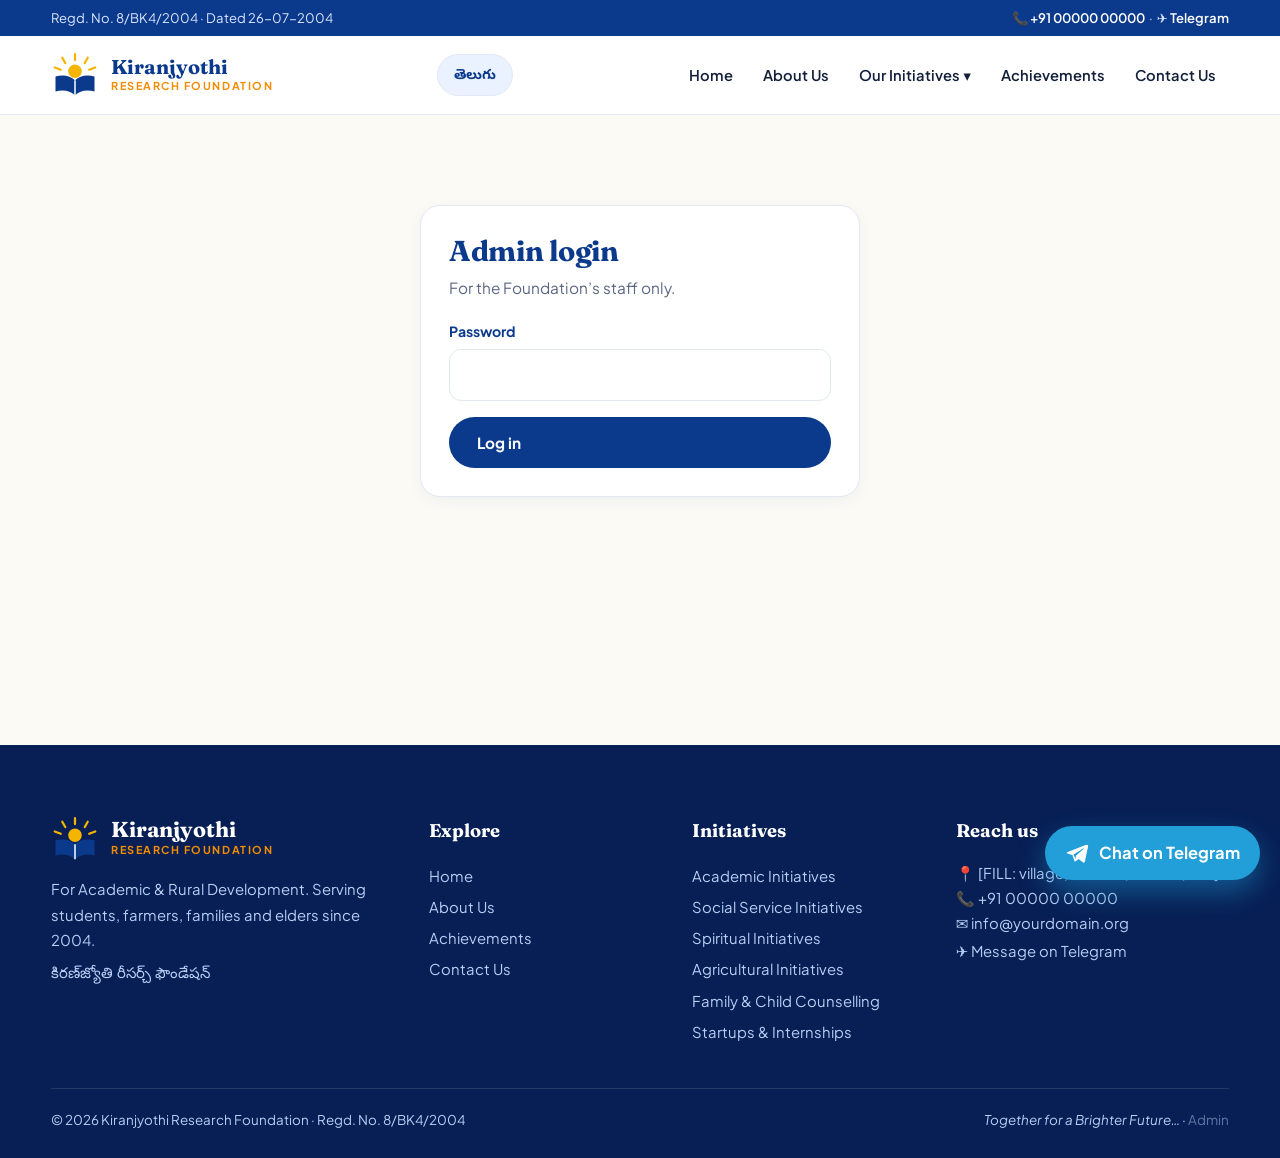
<file: admin.html>
<!DOCTYPE html>
<html lang="en"><head><meta charset="utf-8"><meta name="viewport" content="width=device-width,initial-scale=1">
<title>Admin — Kiranjyothi Research Foundation</title><meta name="description" content="Admin panel"><meta name="robots" content="noindex,nofollow"><link rel="icon" href="data:image/svg+xml,%3Csvg xmlns='http://www.w3.org/2000/svg' viewBox='0 0 64 64'%3E%3Ccircle cx='32' cy='32' r='30' fill='%230b3a8c'/%3E%3Ccircle cx='32' cy='28' r='10' fill='%23f5b400'/%3E%3C/svg%3E">
<link rel="preconnect" href="https://fonts.googleapis.com"><link rel="preconnect" href="https://fonts.gstatic.com" crossorigin>
<link href="https://fonts.googleapis.com/css2?family=Fraunces:ital,opsz,wght@0,9..144,500;0,9..144,700;1,9..144,600&family=Noto+Sans+Telugu:wght@400;600;700&family=Plus+Jakarta+Sans:wght@400;500;600;700;800&display=swap" rel="stylesheet">
<style>
:root{
  --blue:#0b3a8c;--blue2:#1f6fe0;--sky:#eaf2ff;--gold:#f5b400;--saffron:#f28c00;--green:#1e9e5a;
  --ink:#14203b;--muted:#5a6683;--bg:#fbfaf5;--card:#fff;--line:#e3e8f3;
  --r:20px;--shadow:0 14px 36px rgba(11,58,140,.10);
  --display:'Fraunces','Georgia','Times New Roman',serif;
  --body:'Plus Jakarta Sans','Noto Sans Telugu','Segoe UI',system-ui,sans-serif;
}
*{box-sizing:border-box;margin:0;padding:0}
html{scroll-behavior:smooth}
body{font-family:var(--body);color:var(--ink);background:var(--bg);line-height:1.7;font-size:16.5px;-webkit-font-smoothing:antialiased}
img{max-width:100%;display:block}
a{color:var(--blue2);text-decoration:none}
.te{font-family:'Noto Sans Telugu','Plus Jakarta Sans',sans-serif}
.wrap{width:min(1180px,92%);margin-inline:auto}
h1,h2,h3{font-family:var(--display);line-height:1.15;color:var(--blue);letter-spacing:-.01em}
h1{font-size:clamp(2.3rem,5.2vw,4rem);font-weight:700}
h2{font-size:clamp(1.8rem,3.4vw,2.6rem);font-weight:700}
h3{font-size:1.3rem;font-weight:600}
.eyebrow{display:inline-flex;gap:.5rem;align-items:center;font-size:.78rem;font-weight:700;letter-spacing:.16em;text-transform:uppercase;color:var(--saffron)}
.eyebrow::before{content:"";width:28px;height:3px;background:var(--gold);border-radius:3px}
.lead{font-size:1.15rem;color:var(--muted);max-width:62ch}
section{padding:84px 0}
.sec-head{margin-bottom:44px;display:grid;gap:12px}
.sec-head.center{text-align:center;justify-items:center}
mark.fill{background:#fff3b0;color:#6b4a00;padding:1px 6px;border-radius:6px;font-size:.9em;font-weight:600;border:1px dashed #e0b400}

/* top strip + header */
.strip{background:var(--blue);color:#dbe7ff;font-size:.82rem;padding:7px 0}
.strip .wrap{display:flex;justify-content:space-between;gap:12px;flex-wrap:wrap}
.strip a{color:#fff;font-weight:600}
header.site{position:sticky;top:0;z-index:50;background:rgba(255,255,255,.92);backdrop-filter:blur(12px);border-bottom:1px solid var(--line)}
header.site .wrap{display:flex;align-items:center;justify-content:space-between;height:78px;gap:18px}
.brand{display:flex;align-items:center;gap:12px;color:var(--blue)}
.brand svg{width:48px;height:48px;flex:none}
.brand b{font-family:var(--display);font-size:1.25rem;display:block;line-height:1.05}
.brand small{display:block;font-size:.68rem;letter-spacing:.14em;color:var(--saffron);font-weight:700;text-transform:uppercase}
nav.main{display:flex;gap:4px;align-items:center}
nav.main a,nav.main .dd>button{font:600 .92rem var(--body);color:var(--ink);padding:10px 13px;border-radius:10px;background:none;border:0;cursor:pointer;display:block}
nav.main a:hover,nav.main .dd>button:hover,nav.main a.active,nav.main .dd.active>button{background:var(--sky);color:var(--blue)}
.dd{position:relative}
.dd .menu{position:absolute;top:100%;left:0;min-width:270px;background:#fff;border:1px solid var(--line);border-radius:16px;box-shadow:var(--shadow);padding:8px;display:none}
.dd:hover .menu,.dd:focus-within .menu,.dd.open .menu{display:block}
.dd .menu a{display:flex;gap:10px;align-items:center}
.burger{display:none;background:var(--blue);color:#fff;border:0;width:44px;height:44px;border-radius:12px;font-size:1.3rem;cursor:pointer}
@media(max-width:1020px){
  .burger{display:block}
  nav.main{position:fixed;inset:78px 0 0 0;background:#fff;flex-direction:column;align-items:stretch;padding:18px;overflow:auto;transform:translateX(100%);transition:.3s}
  nav.main.open{transform:none}
  .dd .menu{position:static;display:block;border:0;box-shadow:none;padding:0 0 0 12px}
  .dd>button{display:none!important}
}

/* buttons */
.btn{display:inline-flex;align-items:center;gap:.55rem;padding:14px 26px;border-radius:999px;font:700 .96rem var(--body);border:2px solid transparent;cursor:pointer;transition:.25s}
.btn.primary{background:var(--gold);color:#2a1d00;box-shadow:0 10px 24px rgba(245,180,0,.35)}
.btn.primary:hover{transform:translateY(-3px)}
.btn.ghost{border-color:rgba(255,255,255,.7);color:#fff}
.btn.ghost:hover{background:#fff;color:var(--blue)}
.btn.blue{background:var(--blue);color:#fff}
.btn.blue:hover{background:var(--blue2)}
.btn.tg{background:#229ed9;color:#fff}

/* hero */
.hero{position:relative;color:#fff;background:var(--blue);overflow:hidden;padding:0}
.hero .bg{position:absolute;inset:0;background-size:cover;background-position:center}
.hero::after{content:"";position:absolute;inset:0;background:linear-gradient(100deg,rgba(7,31,84,.96) 8%,rgba(11,58,140,.82) 45%,rgba(11,58,140,.25) 100%)}
.hero .wrap{position:relative;z-index:2;padding:110px 0 150px;display:grid;gap:22px;max-width:1180px}
.hero h1{color:#fff;max-width:15ch}
.hero h1 em{font-style:italic;color:var(--gold)}
.hero p.lead{color:#dbe7ff}
.hero .eyebrow{color:var(--gold)}
.hero .ctas{display:flex;gap:14px;flex-wrap:wrap;margin-top:8px}
.hero.small .wrap{padding:84px 0 90px}
.hero.small h1{font-size:clamp(2.1rem,4.4vw,3.2rem);max-width:22ch}
.sunrise{position:absolute;right:-90px;bottom:-110px;width:520px;opacity:.16;z-index:1}
.crumbs{font-size:.85rem;color:#b9cdf5}.crumbs a{color:#fff}

/* stats band */
.stats{margin-top:-70px;position:relative;z-index:5;padding:0}
.stats .grid{background:#fff;border-radius:26px;box-shadow:var(--shadow);display:grid;grid-template-columns:repeat(4,1fr);border:1px solid var(--line)}
.stat{padding:30px 22px;text-align:center;border-right:1px solid var(--line)}
.stat:last-child{border:0}
.stat b{font-family:var(--display);font-size:2.6rem;color:var(--blue);display:block;line-height:1}
.stat span{font-size:.88rem;color:var(--muted);font-weight:600}
@media(max-width:720px){.stats .grid{grid-template-columns:repeat(2,1fr)}.stat:nth-child(2){border-right:0}.stat{border-bottom:1px solid var(--line)}}

/* grids and cards */
.grid{display:grid;gap:24px}
.g2{grid-template-columns:repeat(2,1fr)}.g3{grid-template-columns:repeat(3,1fr)}.g4{grid-template-columns:repeat(4,1fr)}
@media(max-width:900px){.g3,.g4{grid-template-columns:repeat(2,1fr)}}
@media(max-width:620px){.g2,.g3,.g4{grid-template-columns:1fr}}
.card{background:var(--card);border:1px solid var(--line);border-radius:var(--r);padding:28px;box-shadow:0 4px 14px rgba(11,58,140,.05);transition:.3s}
.card:hover{transform:translateY(-6px);box-shadow:var(--shadow)}
.card .ico{width:56px;height:56px;border-radius:16px;display:grid;place-items:center;font-size:1.7rem;background:var(--sky);margin-bottom:16px}
.card p{color:var(--muted);font-size:.96rem;margin-top:8px}
.focus{position:relative;overflow:hidden;color:#fff;border:0;min-height:260px;display:flex;flex-direction:column;justify-content:flex-end}
.focus h3{color:#fff}.focus p{color:rgba(255,255,255,.88)}
.focus .te{opacity:.85;font-size:.9rem}
.focus::before{content:"";position:absolute;inset:0;background:var(--c);z-index:0}
.focus::after{content:attr(data-n);position:absolute;top:8px;right:20px;font:700 5.5rem var(--display);opacity:.15;color:#fff}
.focus>*{position:relative;z-index:1}
.focus .more{margin-top:14px;font-weight:700;font-size:.9rem;color:var(--gold)}
.split{display:grid;grid-template-columns:1.05fr 1fr;gap:60px;align-items:center}
@media(max-width:900px){.split{grid-template-columns:1fr;gap:34px}}
.photo{border-radius:28px;overflow:hidden;box-shadow:var(--shadow);position:relative}
.photo img{width:100%;height:100%;object-fit:cover}
.photo .tag{position:absolute;left:16px;bottom:16px;background:rgba(255,255,255,.95);padding:8px 14px;border-radius:999px;font-weight:700;font-size:.82rem;color:var(--blue)}
.essay p{margin-bottom:1.1em;color:#2a3553}
.essay p:first-of-type::first-letter{font:700 4rem/0.8 var(--display);float:left;padding:8px 12px 0 0;color:var(--saffron)}
.ticks{list-style:none;display:grid;gap:12px}
.ticks li{display:flex;gap:12px;align-items:flex-start;padding:14px 16px;background:#fff;border:1px solid var(--line);border-radius:14px}
.ticks li::before{content:"✓";flex:none;width:26px;height:26px;border-radius:50%;background:var(--green);color:#fff;display:grid;place-items:center;font-size:.8rem;font-weight:800;margin-top:2px}
.band{background:var(--blue);color:#fff;position:relative;overflow:hidden}
.band h2,.band h3{color:#fff}.band .lead{color:#cfe0ff}
.soft{background:var(--sky)}
.quote{font:italic 600 clamp(1.4rem,3vw,2.1rem)/1.35 var(--display);text-align:center;max-width:24em;margin:auto}
.quote small{display:block;font:600 .9rem var(--body);color:var(--gold);margin-top:14px;font-style:normal}

/* timeline */
.timeline{position:relative;display:grid;gap:26px;padding-left:34px;border-left:3px solid var(--gold)}
.tl{position:relative}.tl::before{content:"";position:absolute;left:-44px;top:6px;width:16px;height:16px;border-radius:50%;background:var(--blue);border:4px solid var(--gold)}
.tl b{font-family:var(--display);font-size:1.3rem;color:var(--blue)}

/* gallery */
.gallery{display:grid;grid-template-columns:repeat(4,1fr);gap:14px}
.gallery figure{border-radius:18px;overflow:hidden;position:relative;aspect-ratio:4/3;cursor:zoom-in;background:#ddd}
.gallery figure:nth-child(1){grid-column:span 2;grid-row:span 2;aspect-ratio:auto}
.gallery img{width:100%;height:100%;object-fit:cover;transition:.5s}
.gallery figure:hover img{transform:scale(1.07)}
.gallery figcaption{position:absolute;inset:auto 0 0 0;padding:26px 14px 10px;background:linear-gradient(transparent,rgba(5,20,60,.85));color:#fff;font-size:.85rem;font-weight:600}
@media(max-width:720px){.gallery{grid-template-columns:repeat(2,1fr)}}
.lightbox{position:fixed;inset:0;background:rgba(5,15,40,.92);z-index:100;display:none;place-items:center;padding:24px}
.lightbox.show{display:grid}.lightbox img{max-height:90vh;border-radius:12px}

/* achievements */
.ach-card{display:flex;flex-direction:column;background:#fff;border:1px solid var(--line);border-radius:var(--r);overflow:hidden;color:inherit;transition:.3s}
.ach-card:hover{transform:translateY(-6px);box-shadow:var(--shadow)}
.ach-card .im{aspect-ratio:16/10;background:linear-gradient(135deg,var(--blue),var(--blue2));overflow:hidden;display:grid;place-items:center;font-size:3rem}
.ach-card .im img{width:100%;height:100%;object-fit:cover}
.ach-card .tx{padding:20px 22px 24px;display:grid;gap:8px}
.ach-card h3{font-size:1.18rem}
.ach-card p{color:var(--muted);font-size:.93rem}
.badge{display:inline-block;font-size:.72rem;font-weight:800;letter-spacing:.08em;text-transform:uppercase;padding:4px 11px;border-radius:999px;background:var(--sky);color:var(--blue);justify-self:start}
.meta{font-size:.82rem;color:var(--muted);font-weight:600}
.filters{display:flex;gap:10px;flex-wrap:wrap;margin-bottom:30px}
.chip{padding:9px 18px;border-radius:999px;border:1.5px solid var(--line);background:#fff;font:600 .88rem var(--body);cursor:pointer}
.chip.on,.chip:hover{background:var(--blue);color:#fff;border-color:var(--blue)}
.empty{padding:40px;text-align:center;color:var(--muted);background:#fff;border:2px dashed var(--line);border-radius:var(--r);grid-column:1/-1}
.article{max-width:820px;margin:auto}
.article .body p{margin-bottom:1.2em;font-size:1.08rem}
.article .hero-img{border-radius:24px;overflow:hidden;margin:26px 0;box-shadow:var(--shadow)}

/* forms */
form.f{display:grid;gap:16px}
label{font-weight:700;font-size:.88rem;color:var(--blue);display:grid;gap:6px}
input,textarea,select{font:inherit;padding:13px 15px;border:1.5px solid var(--line);border-radius:12px;background:#fff;color:var(--ink);width:100%}
input:focus,textarea:focus,select:focus{outline:3px solid rgba(31,111,224,.25);border-color:var(--blue2)}
textarea{min-height:130px;resize:vertical}
.note{font-size:.85rem;color:var(--muted)}
.status{padding:12px 16px;border-radius:12px;font-weight:600;display:none}
.status.ok{display:block;background:#e5f7ec;color:#116b3a}.status.err{display:block;background:#fdeaea;color:#9a1d1d}
.infobox{display:grid;gap:18px}
.infobox div{display:flex;gap:14px;align-items:flex-start}
.infobox .ico{width:46px;height:46px;border-radius:14px;background:var(--sky);display:grid;place-items:center;font-size:1.3rem;flex:none}

/* footer */
footer.site{background:#071f54;color:#b9cdf5;padding:70px 0 26px;font-size:.93rem}
footer.site h4{color:#fff;font-family:var(--display);font-size:1.15rem;margin-bottom:14px}
footer.site a{color:#b9cdf5;display:block;padding:3px 0}footer.site a:hover{color:var(--gold)}
footer.site .cols{display:grid;grid-template-columns:1.5fr 1fr 1fr 1.2fr;gap:36px}
@media(max-width:900px){footer.site .cols{grid-template-columns:1fr 1fr}}
@media(max-width:560px){footer.site .cols{grid-template-columns:1fr}}
footer.site .legal{border-top:1px solid rgba(255,255,255,.12);margin-top:40px;padding-top:20px;display:flex;justify-content:space-between;flex-wrap:wrap;gap:10px;font-size:.84rem}

/* telegram float */
.tg-float{position:fixed;right:20px;bottom:20px;z-index:60;display:flex;align-items:center;gap:10px;background:#229ed9;color:#fff;padding:13px 20px;border-radius:999px;font-weight:700;box-shadow:0 12px 28px rgba(34,158,217,.45);transition:.25s}
.tg-float:hover{transform:translateY(-4px);color:#fff}
.tg-float svg{width:24px;height:24px}
@media(max-width:560px){.tg-float span{display:none}.tg-float{padding:14px}}

/* admin */
.admin-bar{display:flex;justify-content:space-between;align-items:center;gap:12px;flex-wrap:wrap;margin-bottom:26px}
.thumbs{display:flex;gap:10px;flex-wrap:wrap}
.thumbs div{position:relative}.thumbs img{width:90px;height:70px;object-fit:cover;border-radius:10px}
.thumbs button{position:absolute;top:-8px;right:-8px;border:0;background:#c0392b;color:#fff;width:22px;height:22px;border-radius:50%;cursor:pointer}
.row{display:flex;justify-content:space-between;align-items:center;gap:14px;padding:14px 0;border-bottom:1px solid var(--line)}
.row small{color:var(--muted)}
.mini{padding:7px 14px;border-radius:10px;border:1.5px solid var(--line);background:#fff;font:600 .82rem var(--body);cursor:pointer}
.mini.danger{color:#b3261e;border-color:#f3c4c0}

/* reveal */
.rv{opacity:0;transform:translateY(26px);transition:opacity .7s,transform .7s}
.rv.in{opacity:1;transform:none}
@media(prefers-reduced-motion:reduce){.rv{opacity:1;transform:none;transition:none}html{scroll-behavior:auto}}

/* language switch */
.hd-right{display:flex;gap:10px;align-items:center}
.lang-btn{background:var(--sky);color:var(--blue);border:1.5px solid var(--line);padding:9px 16px;border-radius:999px;font:700 .88rem var(--body);cursor:pointer;white-space:nowrap}
.lang-btn:hover{background:var(--blue);color:#fff;border-color:var(--blue)}
html[lang="te"] body{font-family:'Noto Sans Telugu','Plus Jakarta Sans',sans-serif}
html[lang="te"] h1,html[lang="te"] h2,html[lang="te"] h3,html[lang="te"] .brand b{font-family:'Noto Sans Telugu',sans-serif;letter-spacing:0;line-height:1.3}
html[lang="te"] .eyebrow{letter-spacing:.02em;text-transform:none}

</style></head><body>
<div class="strip"><div class="wrap"><span>Regd. No. 8/BK4/2004 · Dated 26-07-2004</span><span>📞 <a href="tel:+910000000000">+91 00000 00000</a> &nbsp;·&nbsp; ✈️ <a data-tg href="#">Telegram</a></span></div></div><header class="site"><div class="wrap"><a class="brand" href="index.html"><svg viewBox="0 0 64 64" aria-hidden="true"><g stroke="#f5b400" stroke-width="3" stroke-linecap="round"><path d="M32 4v8M15 9l4 7M49 9l-4 7M5 22l8 3M59 22l-8 3"/></g><circle cx="32" cy="27" r="9" fill="#f5b400"/><path d="M6 34c10-3 20-1 26 5 6-6 16-8 26-5v20c-10-3-20-1-26 5-6-6-16-8-26-5z" fill="#0b3a8c"/><path d="M32 39v20" stroke="#fff" stroke-width="2"/></svg><span><b>Kiranjyothi</b><small>Research Foundation</small></span></a><div class="hd-right"><button class="lang-btn" id="langBtn" type="button">తెలుగు</button><button class="burger" aria-label="Menu" aria-expanded="false">☰</button></div><nav class="main"><a href="index.html">Home</a><a href="about.html">About Us</a><div class="dd"><button type="button">Our Initiatives ▾</button><div class="menu"><a href="academic.html">🎓 Academic Initiatives</a><a href="social-service.html">🤝 Social Service Initiatives</a><a href="spiritual.html">🕉️ Spiritual Initiatives</a><a href="agricultural.html">🌾 Agricultural Initiatives</a><a href="family-counselling.html">👨‍👩‍👧 Family & Child Counselling</a><a href="startups-internships.html">🚀 Startups & Internships</a></div></div><a href="achievements.html">Achievements</a><a href="contact.html">Contact Us</a></nav></div></header>
<main><section style="padding:50px 0 90px;min-height:70vh"><div class="wrap"><div id="login" class="card" style="max-width:440px;margin:40px auto"><h2 style="font-size:1.8rem;margin-bottom:6px">Admin login</h2><p class="note" style="margin-bottom:18px">For the Foundation’s staff only.</p><form class="f" id="loginForm"><label>Password<input type="password" id="pw" required autocomplete="current-password"></label><button class="btn blue" type="submit">Log in</button><div class="status" id="loginStatus"></div></form></div><div id="adminApp" style="display:none"><div class="admin-bar"><div><span class="eyebrow">Admin panel</span><h1 style="font-size:2.3rem">Manage achievements</h1></div><button class="mini" id="logout">Log out</button></div><div class="card" style="margin-bottom:28px"><p><b>How publishing works:</b> new achievements appear instantly <b>in this browser</b>. To show them to every visitor, press <b>Export</b>, then replace the file <code>data/achievements.json</code> on your website with the downloaded one.</p></div><div class="split" style="align-items:start;gap:32px"><div class="card"><h3 id="formTitle" style="margin-bottom:16px">Add a new achievement</h3><form class="f" id="achForm"><label>Title<input name="title_" required maxlength="120"></label><div class="grid g2" style="gap:14px"><label>Category<select name="cat" id="f_cat"></select></label><label>Date<input type="date" name="date" id="f_date" required></label></div><label>Short summary (shown on the card)<textarea name="summary" style="min-height:80px" required maxlength="220"></textarea></label><label>Full story (leave a blank line between paragraphs)<textarea name="body" style="min-height:200px" required></textarea></label><label>Photos (the first is the cover)<input type="file" id="f_img" accept="image/*" multiple></label><div class="thumbs" id="thumbs"></div><div style="display:flex;gap:10px;flex-wrap:wrap"><button class="btn blue" type="submit">Save achievement</button><button class="btn" type="button" id="cancelEdit" style="display:none;border-color:var(--line)">Cancel</button></div><div class="status" id="saveStatus"></div></form></div><div class="card"><h3>All achievements (<span id="count">0</span>)</h3><div id="list" style="margin:10px 0 20px"></div><div style="display:flex;gap:10px;flex-wrap:wrap"><button class="btn blue" id="export" type="button">⬇ Export achievements.json</button><label class="mini" style="display:inline-flex;cursor:pointer;color:var(--ink)">⬆ Import<input type="file" id="import" accept=".json" style="display:none"></label><button class="mini danger" id="resetPub" type="button">Reset to published</button></div></div></div></div></div></section></main>
<footer class="site"><div class="wrap"><div class="cols"><div><div class="brand" style="color:#fff;margin-bottom:14px"><svg viewBox="0 0 64 64" aria-hidden="true"><g stroke="#f5b400" stroke-width="3" stroke-linecap="round"><path d="M32 4v8M15 9l4 7M49 9l-4 7M5 22l8 3M59 22l-8 3"/></g><circle cx="32" cy="27" r="9" fill="#f5b400"/><path d="M6 34c10-3 20-1 26 5 6-6 16-8 26-5v20c-10-3-20-1-26 5-6-6-16-8-26-5z" fill="#0b3a8c"/><path d="M32 39v20" stroke="#fff" stroke-width="2"/></svg><span><b style="font-size:1.35rem">Kiranjyothi</b><small>Research Foundation</small></span></div><p>For Academic & Rural Development. Serving students, farmers, families and elders since 2004.</p><p class="te" style="margin-top:10px">కిరణ్‌జ్యోతి రీసర్చ్ ఫౌండేషన్</p></div><div><h4>Explore</h4><a href="index.html">Home</a><a href="about.html">About Us</a><a href="achievements.html">Achievements</a><a href="contact.html">Contact Us</a></div><div><h4>Initiatives</h4><a href="academic.html">Academic Initiatives</a><a href="social-service.html">Social Service Initiatives</a><a href="spiritual.html">Spiritual Initiatives</a><a href="agricultural.html">Agricultural Initiatives</a><a href="family-counselling.html">Family & Child Counselling</a><a href="startups-internships.html">Startups & Internships</a></div><div><h4>Reach us</h4><p>📍 [FILL: village, mandal, district, PIN]</p><p>📞 <a style="display:inline" href="tel:+910000000000">+91 00000 00000</a></p><p>✉️ <a style="display:inline" href="mailto:info@yourdomain.org">info@yourdomain.org</a></p><p><a data-tg href="#">✈️ Message on Telegram</a></p></div></div><div class="legal"><span>© <span id="yr"></span> Kiranjyothi Research Foundation · Regd. No. 8/BK4/2004</span><span><em>Together for a Brighter Future…</em> · <a style="display:inline;opacity:.5" href="admin.html">Admin</a></span></div></div></footer><a class="tg-float" data-tg href="#" aria-label="Message us on Telegram"><svg viewBox="0 0 24 24" fill="currentColor"><path d="M21.9 3.6 2.7 11c-1.3.5-1.3 1.3-.2 1.6l4.9 1.5 1.9 5.7c.2.6.4.8.9.8.4 0 .6-.2.9-.5l2.3-2.2 4.8 3.5c.9.5 1.5.2 1.7-.8l3.2-15.1c.3-1.3-.5-1.9-1.7-1.4zM8.6 13.5l9.9-6.2c.5-.3.9-.1.5.2l-8.1 7.3-.3 3.4-2-4.7z"/></svg><span>Chat on Telegram</span></a><div class="lightbox" role="dialog" aria-label="Image viewer"></div><script>document.getElementById("yr").textContent=new Date().getFullYear()</script>
<script>window.KRF_CONFIG={"orgName": "Kiranjyothi Research Foundation", "founded": 2004, "telegramUsername": "YourTelegramUsername", "telegramBotToken": "", "telegramChatId": "", "telegramProxyUrl": "", "adminPassword": "change-this-password"};window.KRF_SEED=[{"id": "20-years-of-service", "title": "Two decades of service: Kiranjyothi turns 20", "category": "general", "date": "2024-07-26", "summary": "On 26 July 2024 the Foundation completed 20 years of service to students, farmers and elders.", "body": "Since 26 July 2004 the Kiranjyothi Research Foundation has worked quietly for education, skill development and rural welfare.\n\nTwenty years on, the work continues with the same spirit: Live and Let Live.\n\n[Owner: replace this text with the story of the anniversary event, guests who attended and what was announced.]", "images": ["images/building.jpg"]}, {"id": "ms-excel-competition-2024", "title": "MS Excel Competition for students", "category": "academic", "date": "2024-03-26", "summary": "A one-hour MS Excel competition at the school campus with cash prizes for the top three.", "body": "The Kiranjyothi Skill Development Academy held an MS Excel competition on 26 March 2024 at the school campus. The test lasted 1 hour.\n\nPrizes: 1st Rs. 1,500, 2nd Rs. 1,000 and 3rd Rs. 500.\n\n[Owner: add winners' names, number of participants and photos.]", "images": ["images/computer-lab.jpg"]}, {"id": "technical-lecture-cloud-devops-2024", "title": "Technical lecture: Cloud, AWS, SQL, DevOps and Python", "category": "startups", "date": "2024-03-26", "summary": "An employability session where an experienced IT professional oriented youth on cloud, AWS/SQL, DevOps and Python.", "body": "On Sunday 26 March 2024 (9:00 am to 4:00 pm) the Skill Development Academy hosted a technical lecture session titled 'An orientation session on Cloud Transformation, AWS/SQL, DevOps and Python'.\n\nThe resource person is a software professional with more than 8 years of experience who has trained over 2000 students.\n\n[Owner: add the speaker's full name, attendance and photos.]", "images": ["images/classroom.jpg"]}, {"id": "interview-gd-workshop-2023", "title": "How to Succeed in Interview and Group Discussion", "category": "startups", "date": "2023-10-22", "summary": "A Sunday workshop by an expert team from Hyderabad on interviews, group discussion, resumes and personality development.", "body": "On 22 October 2023 (Sunday, 9:00 am to 6:00 pm) a renowned expert team from Hyderabad conducted a full-day programme.\n\nTopics: how to do an interview and group discussion effectively, tips for good communication, resume writing and interview preparation, personality development and career guidance.\n\n[Owner: add photos and feedback from participants.]", "images": ["images/scholarship-handover.jpg"]}, {"id": "elders-distribution-programme", "title": "Support and distribution programme for the elderly", "category": "social", "date": "2024-01-15", "summary": "Clothes and essentials were distributed to old-aged people of the village.", "body": "The Foundation regularly distributes clothes and accessories to elderly people, honouring them with respect.\n\n[Owner: add the exact date, place and number of beneficiaries, then replace this note.]", "images": ["images/elderly-distribution.jpg"]}, {"id": "founder-with-children", "title": "Our founder with the children of the village", "category": "academic", "date": "2004-12-01", "summary": "From the early years: books, notebooks and encouragement for children who needed them most.", "body": "From the very beginning, the Foundation's family has stood beside children and parents who could not afford school supplies.\n\n[Owner: replace this with the story behind this photograph.]", "images": ["images/founder-with-children.jpg"]}];</script>
<script>
(function(){
'use strict';
var C = window.KRF_CONFIG;
var KEY = 'krf_achievements_v1';
var CATS = {
  academic:{label:'Academic',page:'academic.html',icon:'🎓'},
  social:{label:'Social Service',page:'social-service.html',icon:'🤝'},
  spiritual:{label:'Spiritual',page:'spiritual.html',icon:'🕉️'},
  agri:{label:'Agricultural',page:'agricultural.html',icon:'🌾'},
  family:{label:'Family & Child Counselling',page:'family-counselling.html',icon:'👨‍👩‍👧'},
  startups:{label:'Startups & Internships',page:'startups-internships.html',icon:'🚀'},
  general:{label:'Foundation News',page:'about.html',icon:'⭐'}
};
/* ---------- English / Telugu language switch ---------- */
var TE = {
 'Home':'హోమ్','About Us':'మా గురించి','Our Initiatives ▾':'మా కార్యక్రమాలు ▾','Achievements':'విజయాలు','Contact Us':'సంప్రదించండి',
 'Explore':'అన్వేషించండి','Explore →':'అన్వేషించండి →','Initiatives':'కార్యక్రమాలు','Reach us':'మమ్మల్ని సంప్రదించండి',
 'Chat on Telegram':'టెలిగ్రామ్‌లో చాట్ చేయండి','Message on Telegram':'టెలిగ్రామ్‌లో సందేశం పంపండి','Open Telegram chat':'టెలిగ్రామ్ చాట్ తెరవండి',
 'Telegram':'టెలిగ్రామ్','Share on Telegram':'టెలిగ్రామ్‌లో షేర్ చేయండి','Send via Telegram':'టెలిగ్రామ్ ద్వారా పంపండి',
 'Our story':'మా కథ','See achievements':'విజయాలు చూడండి','Read our full story →':'మా పూర్తి కథ చదవండి →','Read more →':'మరింత చదవండి →',
 'Since 2004 · For Academic & Rural Development':'2004 నుండి · విద్యా & గ్రామీణాభివృద్ధి కోసం',
 'Together for a Brighter Future…':'ఉజ్వల భవిష్యత్తు కోసం కలిసి…',
 'Years of service':'సేవా సంవత్సరాలు','Focus initiatives':'ప్రధాన కార్యక్రమాలు','Computer courses':'కంప్యూటర్ కోర్సులు','Year of registration':'నమోదైన సంవత్సరం',
 'Our focus areas':'మా ప్రధాన రంగాలు','Six initiatives, one mission':'ఆరు కార్యక్రమాలు, ఒకే లక్ష్యం',
 'Academic Initiatives':'విద్యా కార్యక్రమాలు','Social Service Initiatives':'సామాజిక సేవా కార్యక్రమాలు','Spiritual Initiatives':'ఆధ్యాత్మిక కార్యక్రమాలు',
 'Agricultural Initiatives':'వ్యవసాయ కార్యక్రమాలు','Social Service':'సామాజిక సేవ','Family & Child Counselling':'కుటుంబ & బాల సలహా','Startups & Internships':'స్టార్టప్‌లు & ఇంటర్న్‌షిప్‌లు',
 'Latest achievements':'తాజా విజయాలు','See all achievements →':'అన్ని విజయాలు చూడండి →','All achievements →':'అన్ని విజయాలు →','← All achievements':'← అన్ని విజయాలు',
 'Recent work':'ఇటీవలి పని','Our impact':'మా ప్రభావం','All':'అన్నీ',
 'Academic':'విద్య','Spiritual':'ఆధ్యాత్మిక','Agricultural':'వ్యవసాయం','Foundation News':'సంస్థ వార్తలు',
 'Gallery':'గ్యాలరీ','Our work in action':'ఆచరణలో మా పని','Our campus & community':'మా క్యాంపస్ & సమాజం','Moments from the field':'క్షేత్రం నుండి దృశ్యాలు',
 'What we do':'మేము చేసేది','Where it began':'ఇక్కడ మొదలైంది','Our promise':'మా వాగ్దానం',
 'Who we are':'మేము ఎవరం','Our aims':'మా లక్ష్యాలు','Why we exist':'మేము ఎందుకు ఉన్నాం','Our journey':'మా ప్రయాణం','Milestones':'ముఖ్య ఘట్టాలు',
 'Inside the Foundation':'సంస్థ లోపల','Our people':'మా బృందం','Leadership & team':'నాయకత్వం & బృందం','About us':'మా గురించి',
 'Get in touch':'మమ్మల్ని సంప్రదించండి','Let’s talk':'మాట్లాడుకుందాం','Send us a message':'మాకు సందేశం పంపండి','Your name':'మీ పేరు',
 'Phone / Telegram':'ఫోన్ / టెలిగ్రామ్','Topic':'విషయం','Message':'సందేశం','Address':'చిరునామా','Phone':'ఫోన్','Email':'ఇమెయిల్',
 'Office hours':'కార్యాలయ వేళలు','Find us':'మమ్మల్ని కనుగొనండి','Our location':'మా ప్రదేశం','Search':'వెతుకు',
 'Be part of the change':'మార్పులో భాగమవ్వండి',
 'Volunteer, donate or simply say hello. Message us on Telegram and we will reply personally.':'స్వచ్ఛందంగా సేవ చేయండి, విరాళం ఇవ్వండి, లేదా ఒక్క పలకరింపు పంపండి. టెలిగ్రామ్‌లో మాకు సందేశం పంపండి, మేము వ్యక్తిగతంగా బదులిస్తాం.',
 'Contact us':'మమ్మల్ని సంప్రదించండి','← All achievements ':'← అన్ని విజయాలు '
};
var PH = {'Search achievements…':'విజయాలను వెతకండి…'};
var LANG_KEY = 'krf_lang', curLang = 'en';
var origText = new WeakMap(), origHtml = new WeakMap(), origPh = new WeakMap();

function applyLang(){
  var te = curLang === 'te';
  document.documentElement.lang = te ? 'te' : 'en';
  document.querySelectorAll('[data-te]').forEach(function(el){
    if (te) { if (!origHtml.has(el)) origHtml.set(el, el.innerHTML); el.innerHTML = el.getAttribute('data-te'); }
    else if (origHtml.has(el)) { el.innerHTML = origHtml.get(el); origHtml.delete(el); }
  });
  document.querySelectorAll('[placeholder]').forEach(function(el){
    if (te) { if (!origPh.has(el)) origPh.set(el, el.placeholder); var k = origPh.get(el); if (PH[k]) el.placeholder = PH[k]; }
    else if (origPh.has(el)) { el.placeholder = origPh.get(el); origPh.delete(el); }
  });
  var w = document.createTreeWalker(document.body, NodeFilter.SHOW_TEXT, null), nodes = [], n;
  while ((n = w.nextNode())) { if (!/^(SCRIPT|STYLE|TEXTAREA|OPTION)$/.test(n.parentNode.nodeName)) nodes.push(n); }
  nodes.forEach(function(node){
    if (te) {
      if (!origText.has(node)) { if (!TE[node.nodeValue.trim()]) return; origText.set(node, node.nodeValue); }
      var o = origText.get(node), k = o.trim();
      if (TE[k]) node.nodeValue = o.replace(k, TE[k]);
    } else if (origText.has(node)) { node.nodeValue = origText.get(node); origText.delete(node); }
  });
  var b = document.getElementById('langBtn');
  if (b) b.textContent = te ? 'English' : 'తెలుగు';
}
function setLang(l){
  curLang = l === 'te' ? 'te' : 'en';
  try { localStorage.setItem(LANG_KEY, curLang); } catch (e) {}
  applyLang();
}
function initLang(){
  var b = document.getElementById('langBtn');
  if (b) b.addEventListener('click', function(){ setLang(curLang === 'te' ? 'en' : 'te'); });
  var saved = null; try { saved = localStorage.getItem(LANG_KEY); } catch (e) {}
  curLang = saved === 'te' ? 'te' : 'en';
  applyLang();
}

function $(s,r){return (r||document).querySelector(s)}
function $$(s,r){return Array.prototype.slice.call((r||document).querySelectorAll(s))}
function esc(s){return String(s==null?'':s).replace(/[&<>"']/g,function(c){return {'&':'&amp;','<':'&lt;','>':'&gt;','"':'&quot;',"'":'&#39;'}[c]})}
function fmtDate(d){if(!d)return '';var x=new Date(d+'T00:00:00');return isNaN(x)?d:x.toLocaleDateString('en-IN',{day:'numeric',month:'short',year:'numeric'})}

/* ---------- achievements data layer ---------- */
function loadPublished(){
  return fetch('data/achievements.json',{cache:'no-store'}).then(function(r){return r.ok?r.json():null})
   .then(function(j){return (Array.isArray(j)&&j.length)?j:(window.KRF_SEED||[])})
   .catch(function(){return window.KRF_SEED||[]});
}
function getLocal(){try{var v=localStorage.getItem(KEY);return v?JSON.parse(v):null}catch(e){return null}}
function saveLocal(list){localStorage.setItem(KEY,JSON.stringify(list))}
function clearLocal(){try{localStorage.removeItem(KEY)}catch(e){}}
function getAll(){
  var l=getLocal();
  var p=l?Promise.resolve(l):loadPublished();
  return p.then(function(list){return list.slice().sort(function(a,b){return (b.date||'').localeCompare(a.date||'')})});
}
function card(a){
  var c=CATS[a.category]||CATS.general, im=(a.images&&a.images[0])||'';
  return '<a class="ach-card rv" href="achievement.html?id='+encodeURIComponent(a.id)+'">'+
   '<div class="im">'+(im?'<img loading="lazy" src="'+esc(im)+'" alt="'+esc(a.title)+'">':c.icon)+'</div>'+
   '<div class="tx"><span class="badge">'+esc(c.label)+'</span><h3>'+esc(a.title)+'</h3>'+
   '<p>'+esc(a.summary)+'</p><span class="meta">'+esc(fmtDate(a.date))+' · <span>Read more →</span></span></div></a>';
}
function paragraphs(t){return String(t||'').split(/\n\s*\n/).map(function(p){return '<p>'+esc(p).replace(/\n/g,'<br>')+'</p>'}).join('')}

/* ---------- telegram ---------- */
function tgLink(){return 'https://t.me/'+encodeURIComponent(C.telegramUsername)}
function sendTelegram(text){
  if(C.telegramProxyUrl){
    return fetch(C.telegramProxyUrl,{method:'POST',headers:{'Content-Type':'application/json'},body:JSON.stringify({text:text})}).then(function(r){return r.ok});
  }
  if(C.telegramBotToken&&C.telegramChatId){
    return fetch('https://api.telegram.org/bot'+C.telegramBotToken+'/sendMessage',{method:'POST',headers:{'Content-Type':'application/json'},
      body:JSON.stringify({chat_id:C.telegramChatId,text:text})}).then(function(r){return r.ok});
  }
  return Promise.resolve(null);
}

/* ---------- shared UI ---------- */
document.addEventListener('DOMContentLoaded',function(){
  initLang();
  var burger=$('.burger'),nav=$('nav.main');
  if(burger)burger.addEventListener('click',function(){var o=nav.classList.toggle('open');burger.setAttribute('aria-expanded',o)});
  $$('.dd>button').forEach(function(b){b.addEventListener('click',function(){b.parentNode.classList.toggle('open')})});

  // years of service
  $$('[data-years]').forEach(function(e){e.textContent=new Date().getFullYear()-C.founded});

  // counters
  var io=new IntersectionObserver(function(es){es.forEach(function(en){
    if(!en.isIntersecting)return; var el=en.target; io.unobserve(el);
    if(el.classList.contains('rv'))el.classList.add('in');
    var to=parseFloat(el.getAttribute('data-count')); if(isNaN(to))return;
    var t0=performance.now(); (function step(t){var p=Math.min((t-t0)/1400,1);el.textContent=Math.round(to*p).toLocaleString('en-IN')+(p===1?(el.getAttribute('data-suffix')||''):'');if(p<1)requestAnimationFrame(step)})(t0);
  })},{threshold:.15});
  function observe(){$$('.rv:not(.seen),[data-count]:not(.seen)').forEach(function(e){e.classList.add('seen');io.observe(e)});applyLang()}
  window.KRF_observe=observe; observe();

  // achievement lists
  $$('[data-achievements]').forEach(function(box){
    var cat=box.getAttribute('data-cat'),lim=parseInt(box.getAttribute('data-limit')||'0',10);
    getAll().then(function(all){
      if(cat)all=all.filter(function(a){return a.category===cat});
      if(lim)all=all.slice(0,lim);
      box.innerHTML=all.length?all.map(card).join(''):'<div class="empty">No achievements posted here yet. Check back soon!</div>';
      observe();
    });
  });

  // gallery lightbox
  var lb=$('.lightbox');
  if(lb){$$('.gallery img').forEach(function(i){i.addEventListener('click',function(){lb.innerHTML='<img src="'+i.src+'" alt="">';lb.classList.add('show')})});
    lb.addEventListener('click',function(){lb.classList.remove('show')});
    document.addEventListener('keydown',function(e){if(e.key==='Escape')lb.classList.remove('show')})}

  // telegram links
  $$('[data-tg]').forEach(function(a){a.href=tgLink();a.target='_blank';a.rel='noopener'});

  // contact form
  var cf=$('#contactForm');
  if(cf){cf.addEventListener('submit',function(e){
    e.preventDefault(); var s=$('#cfStatus'),btn=$('button',cf);
    var d={name:cf.name.value.trim(),phone:cf.phone.value.trim(),topic:cf.topic.value,msg:cf.message.value.trim()};
    var text='📩 New message from website\nName: '+d.name+'\nPhone: '+d.phone+'\nTopic: '+d.topic+'\n\n'+d.msg;
    btn.disabled=true; btn.textContent='Sending…';
    sendTelegram(text).then(function(ok){
      if(ok===true){s.className='status ok';s.textContent='Thank you! Your message was delivered to our Telegram. We will reply soon.';cf.reset()}
      else if(ok===null){
        var done=function(){s.className='status ok';s.textContent='Your message is copied. Telegram is opening — just paste and send it to us.';window.open(tgLink(),'_blank')};
        if(navigator.clipboard)navigator.clipboard.writeText(text).then(done,done);else done();
      } else {s.className='status err';s.textContent='Sorry, the message could not be sent. Please tap the Telegram button to message us directly.'}
    }).catch(function(){s.className='status err';s.textContent='Network error. Please message us on Telegram directly.'})
    .then(function(){btn.disabled=false;btn.textContent='Send via Telegram'});
  })}

  // achievements page (filters)
  var list=$('#achList');
  if(list){
    var state={cat:'all',q:''},all=[];
    var chips=$('#chips');
    chips.innerHTML='<button class="chip on" data-c="all">All</button>'+Object.keys(CATS).map(function(k){return '<button class="chip" data-c="'+k+'">'+CATS[k].icon+' '+CATS[k].label+'</button>'}).join('');
    function draw(){
      var r=all.filter(function(a){return (state.cat==='all'||a.category===state.cat)&&(!state.q||(a.title+' '+a.summary+' '+a.body).toLowerCase().indexOf(state.q)>-1)});
      list.innerHTML=r.length?r.map(card).join(''):'<div class="empty">No achievements match your search.</div>'; observe();
    }
    chips.addEventListener('click',function(e){var b=e.target.closest('.chip');if(!b)return;state.cat=b.getAttribute('data-c');$$('.chip',chips).forEach(function(c){c.classList.toggle('on',c===b)});draw()});
    $('#achSearch').addEventListener('input',function(e){state.q=e.target.value.toLowerCase();draw()});
    getAll().then(function(a){all=a;draw()});
  }

  // single achievement page
  var art=$('#article');
  if(art){
    var id=new URLSearchParams(location.search).get('id');
    getAll().then(function(all){
      var a=all.filter(function(x){return x.id===id})[0];
      if(!a){art.innerHTML='<div class="empty">Sorry, we could not find that achievement. <a href="achievements.html">See all achievements</a></div>';return}
      var c=CATS[a.category]||CATS.general; document.title=a.title+' — '+C.orgName;
      var imgs=(a.images||[]);
      art.innerHTML='<span class="badge">'+esc(c.label)+'</span><h1 style="font-size:clamp(2rem,4.5vw,3rem);margin:12px 0 8px">'+esc(a.title)+'</h1>'+
        '<p class="meta">'+esc(fmtDate(a.date))+'</p>'+
        (imgs[0]?'<div class="hero-img"><img src="'+esc(imgs[0])+'" alt="'+esc(a.title)+'"></div>':'')+
        '<p class="lead" style="margin-bottom:22px">'+esc(a.summary)+'</p><div class="body">'+paragraphs(a.body)+'</div>'+
        (imgs.length>1?'<div class="gallery" style="margin-top:30px">'+imgs.slice(1).map(function(s){return '<figure><img loading="lazy" src="'+esc(s)+'" alt=""></figure>'}).join('')+'</div>':'')+
        '<div style="display:flex;gap:12px;flex-wrap:wrap;margin-top:34px"><a class="btn blue" href="'+c.page+'">More in '+esc(c.label)+'</a>'+
        '<a class="btn tg" target="_blank" rel="noopener" href="https://t.me/share/url?url='+encodeURIComponent(location.href)+'&text='+encodeURIComponent(a.title)+'">Share on Telegram</a>'+
        '<a class="btn blue" style="background:#fff;color:var(--blue);border-color:var(--blue)" href="achievements.html">← All achievements</a></div>';
      applyLang(); var lb2=$('.lightbox'); $$('.gallery img,.hero-img img',art).forEach(function(i){i.style.cursor='zoom-in';i.addEventListener('click',function(){lb2.innerHTML='<img src="'+i.src+'" alt="">';lb2.classList.add('show')})});
    });
  }

  // admin panel
  if($('#adminApp'))initAdmin();
});

/* ---------- admin ---------- */
function initAdmin(){
  var login=$('#login'),app=$('#adminApp');
  function show(){login.style.display='none';app.style.display='block';refresh()}
  if(sessionStorage.getItem('krf_admin')==='1')show();
  $('#loginForm').addEventListener('submit',function(e){e.preventDefault();
    if($('#pw').value===C.adminPassword){sessionStorage.setItem('krf_admin','1');show()}
    else{var s=$('#loginStatus');s.className='status err';s.textContent='Wrong password.'}});
  $('#logout').addEventListener('click',function(){sessionStorage.removeItem('krf_admin');location.reload()});

  var cat=$('#f_cat');cat.innerHTML=Object.keys(CATS).map(function(k){return '<option value="'+k+'">'+CATS[k].label+'</option>'}).join('');
  var images=[],editId=null,items=[];
  function msg(t,ok){var s=$('#saveStatus');s.className='status '+(ok?'ok':'err');s.textContent=t}
  function thumbs(){$('#thumbs').innerHTML=images.map(function(s,i){return '<div><img src="'+esc(s)+'" alt=""><button type="button" data-i="'+i+'" title="Remove">×</button></div>'}).join('')}
  $('#thumbs').addEventListener('click',function(e){var b=e.target.closest('button');if(!b)return;images.splice(+b.getAttribute('data-i'),1);thumbs()});
  function compress(file,max){return new Promise(function(res,rej){var fr=new FileReader();fr.onload=function(){var im=new Image();im.onload=function(){
    var s=Math.min(1,max/Math.max(im.width,im.height)),c=document.createElement('canvas');c.width=Math.round(im.width*s);c.height=Math.round(im.height*s);
    c.getContext('2d').drawImage(im,0,0,c.width,c.height);res(c.toDataURL('image/jpeg',.78))};im.onerror=rej;im.src=fr.result};fr.onerror=rej;fr.readAsDataURL(file)})}
  $('#f_img').addEventListener('change',function(e){
    Promise.all(Array.prototype.map.call(e.target.files,function(f){return compress(f,1000)})).then(function(r){images=images.concat(r);thumbs();e.target.value=''}).catch(function(){msg('Could not read that image.',false)});
  });
  function refresh(){getAll().then(function(a){items=a;
    $('#count').textContent=a.length;
    $('#list').innerHTML=a.length?a.map(function(x){return '<div class="row"><div><b>'+esc(x.title)+'</b><br><small>'+esc((CATS[x.category]||CATS.general).label)+' · '+esc(fmtDate(x.date))+'</small></div>'+
      '<div style="display:flex;gap:8px;flex:none"><a class="mini" target="_blank" href="achievement.html?id='+encodeURIComponent(x.id)+'">View</a><button class="mini" data-e="'+esc(x.id)+'">Edit</button><button class="mini danger" data-d="'+esc(x.id)+'">Delete</button></div></div>'}).join(''):'<div class="empty">No achievements yet.</div>'})}
  function persist(list){try{saveLocal(list);return true}catch(e){msg('Browser storage is full. Use smaller or fewer images, or delete old entries after exporting.',false);return false}}
  function reset(){editId=null;images=[];$('#achForm').reset();$('#f_date').value=new Date().toISOString().slice(0,10);thumbs();$('#formTitle').textContent='Add a new achievement';$('#cancelEdit').style.display='none'}
  $('#f_date').value=new Date().toISOString().slice(0,10);
  $('#achForm').addEventListener('submit',function(e){e.preventDefault();
    var f=e.target,list=(getLocal()||items).slice();
    var rec={id:editId||(f.title_.value.toLowerCase().replace(/[^a-z0-9]+/g,'-').replace(/^-|-$/g,'').slice(0,40)+'-'+Date.now().toString(36)),
      title:f.title_.value.trim(),category:f.cat.value,date:f.date.value,summary:f.summary.value.trim(),body:f.body.value.trim(),images:images.slice()};
    var i=list.findIndex(function(x){return x.id===rec.id});
    if(i>-1)list[i]=rec;else list.unshift(rec);
    if(persist(list)){msg(editId?'Achievement updated.':'Achievement added! It now has its own page.',true);reset();refresh()}
  });
  $('#list').addEventListener('click',function(e){
    var ed=e.target.getAttribute('data-e'),dl=e.target.getAttribute('data-d');
    if(ed){var x=items.filter(function(a){return a.id===ed})[0];if(!x)return;editId=x.id;var f=$('#achForm');
      f.title_.value=x.title;f.cat.value=x.category;f.date.value=x.date;f.summary.value=x.summary;f.body.value=x.body;images=(x.images||[]).slice();thumbs();
      $('#formTitle').textContent='Edit achievement';$('#cancelEdit').style.display='inline-flex';scrollTo({top:$('#achForm').offsetTop-120,behavior:'smooth'})}
    if(dl&&confirm('Delete this achievement permanently?')){persist(items.filter(function(a){return a.id!==dl}));refresh()}
  });
  $('#cancelEdit').addEventListener('click',reset);
  $('#export').addEventListener('click',function(){
    var b=new Blob([JSON.stringify(items,null,1)],{type:'application/json'}),a=document.createElement('a');
    a.href=URL.createObjectURL(b);a.download='achievements.json';a.click();
  });
  $('#import').addEventListener('change',function(e){var fl=e.target.files[0];if(!fl)return;var fr=new FileReader();
    fr.onload=function(){try{var j=JSON.parse(fr.result);if(!Array.isArray(j))throw 0;if(persist(j)){msg('Imported '+j.length+' achievements.',true);refresh()}}catch(x){msg('That file is not a valid achievements.json.',false)}};fr.readAsText(fl);e.target.value=''});
  $('#resetPub').addEventListener('click',function(){if(confirm('Discard changes made in this browser and go back to the published list?')){clearLocal();refresh()}});
}
})();

</script></body></html>
</file>
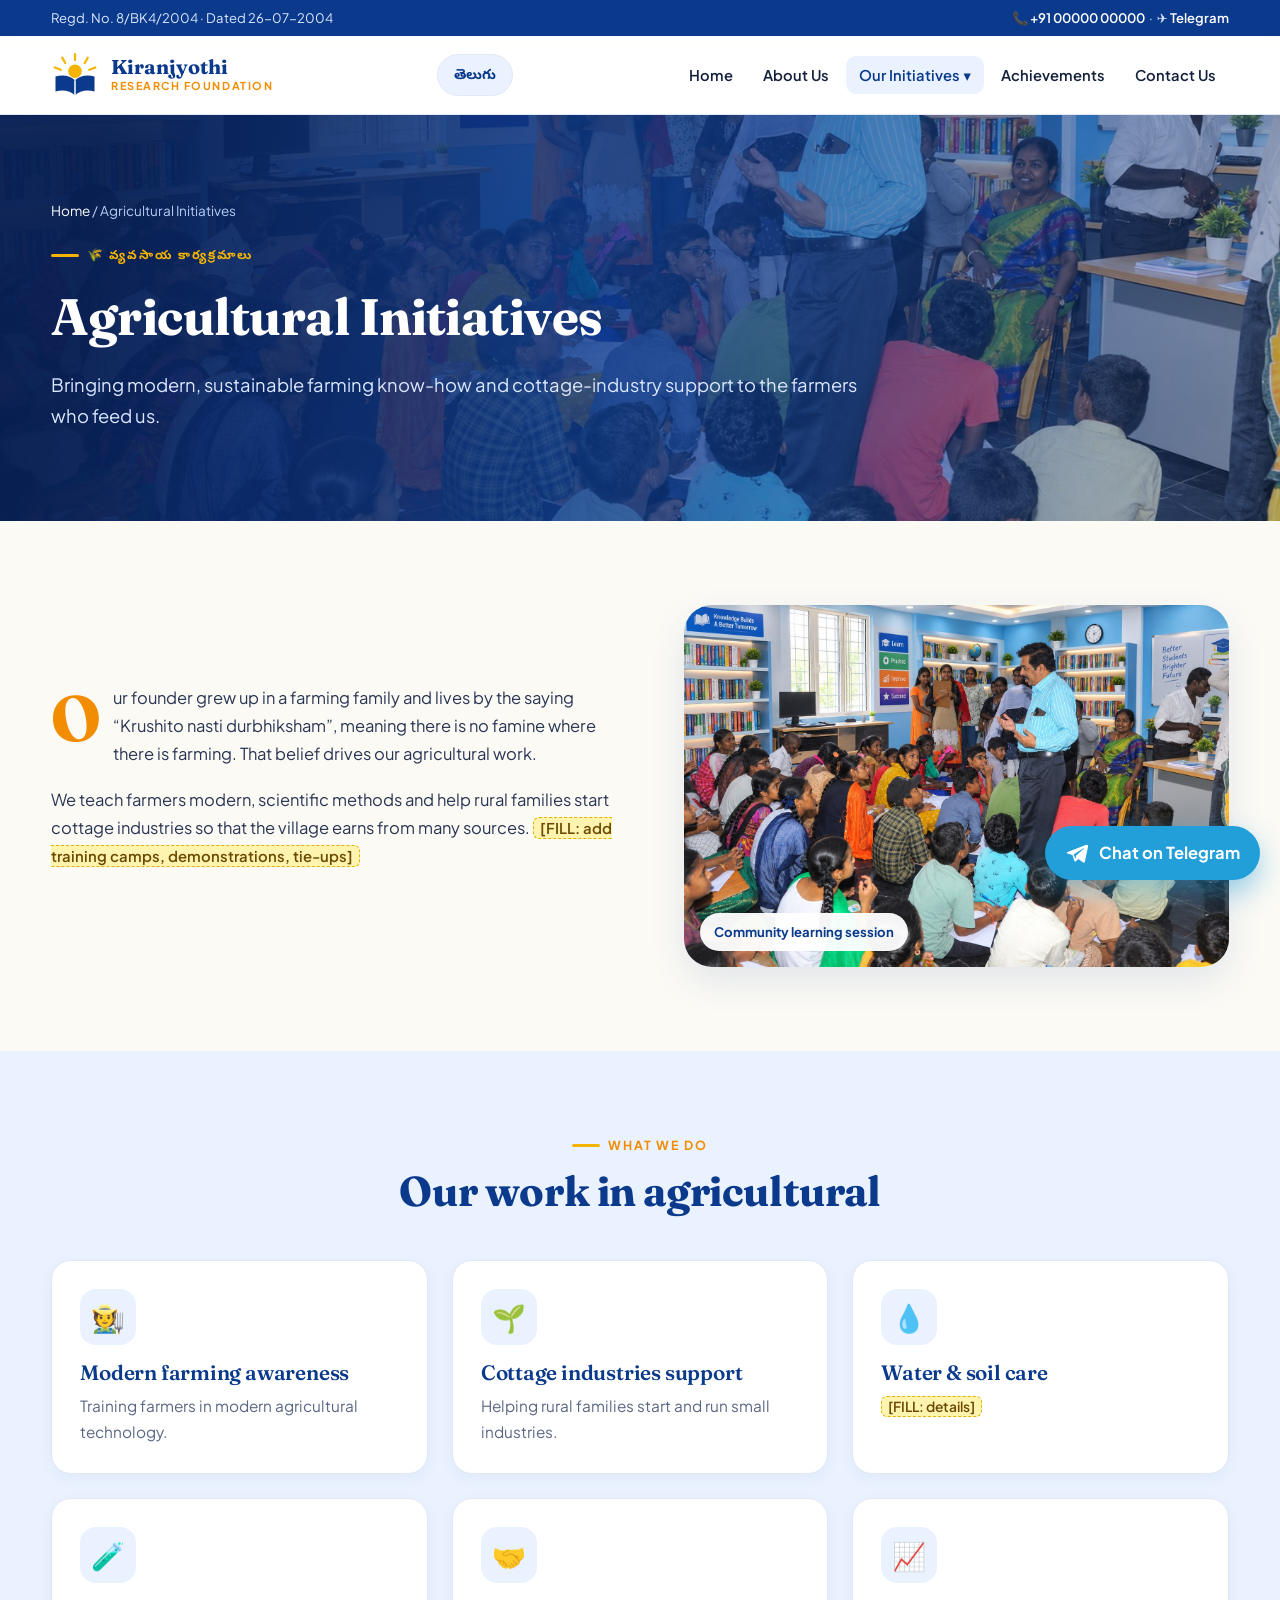
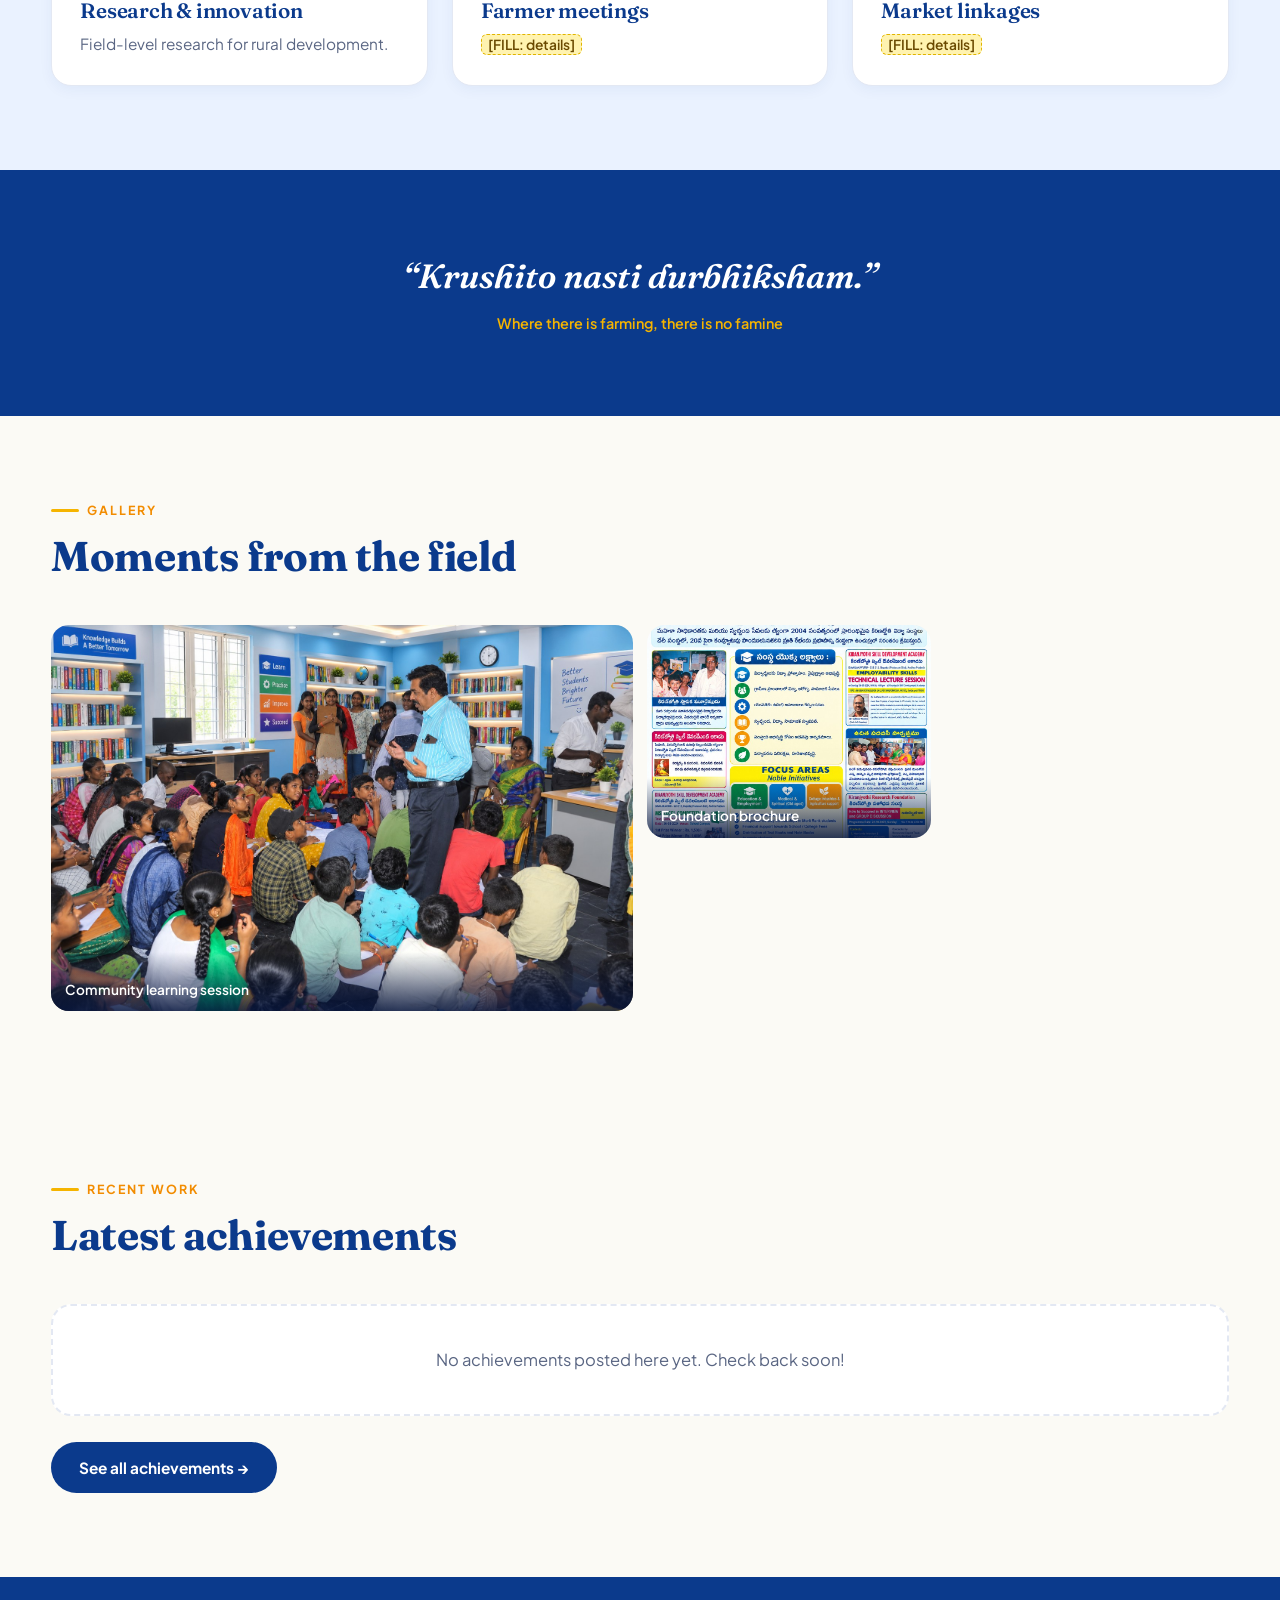
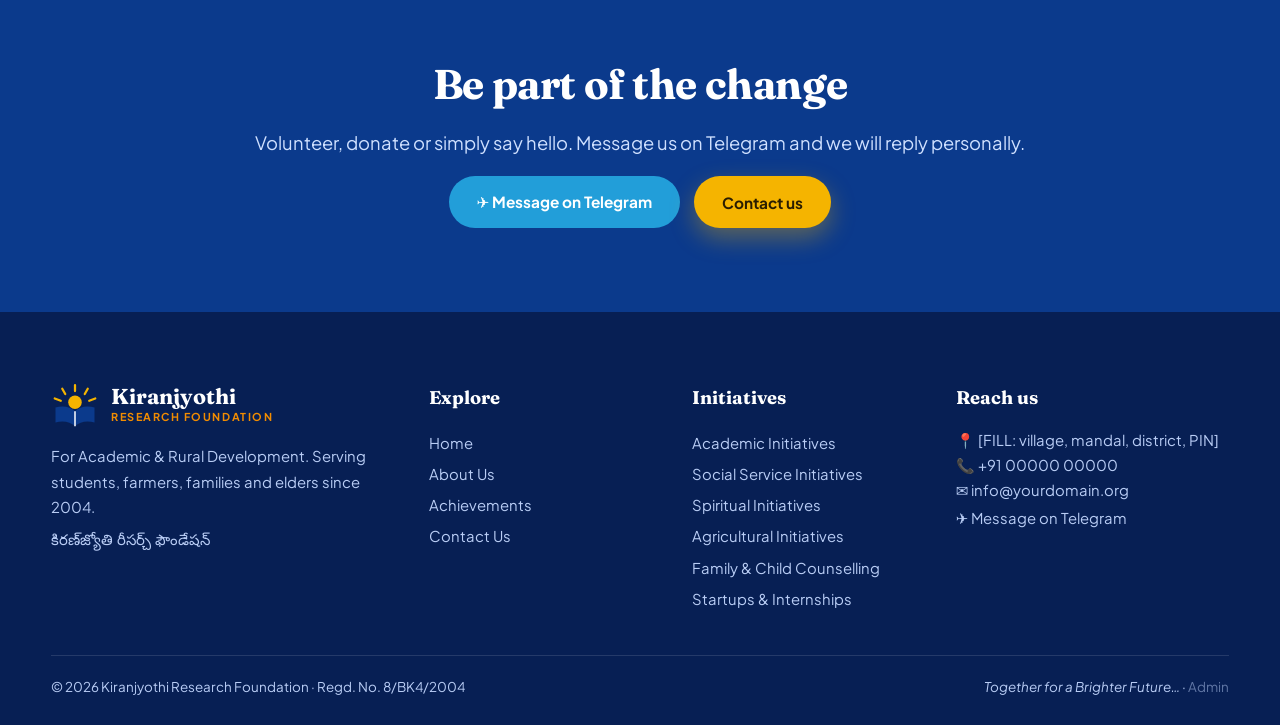
<file: agricultural.html>
<!DOCTYPE html>
<html lang="en"><head><meta charset="utf-8"><meta name="viewport" content="width=device-width,initial-scale=1">
<title>Agricultural Initiatives — Kiranjyothi Research Foundation</title><meta name="description" content="Bringing modern, sustainable farming know-how and cottage-industry support to the farmers who feed us."><link rel="icon" href="data:image/svg+xml,%3Csvg xmlns='http://www.w3.org/2000/svg' viewBox='0 0 64 64'%3E%3Ccircle cx='32' cy='32' r='30' fill='%230b3a8c'/%3E%3Ccircle cx='32' cy='28' r='10' fill='%23f5b400'/%3E%3C/svg%3E">
<link rel="preconnect" href="https://fonts.googleapis.com"><link rel="preconnect" href="https://fonts.gstatic.com" crossorigin>
<link href="https://fonts.googleapis.com/css2?family=Fraunces:ital,opsz,wght@0,9..144,500;0,9..144,700;1,9..144,600&family=Noto+Sans+Telugu:wght@400;600;700&family=Plus+Jakarta+Sans:wght@400;500;600;700;800&display=swap" rel="stylesheet">
<style>
:root{
  --blue:#0b3a8c;--blue2:#1f6fe0;--sky:#eaf2ff;--gold:#f5b400;--saffron:#f28c00;--green:#1e9e5a;
  --ink:#14203b;--muted:#5a6683;--bg:#fbfaf5;--card:#fff;--line:#e3e8f3;
  --r:20px;--shadow:0 14px 36px rgba(11,58,140,.10);
  --display:'Fraunces','Georgia','Times New Roman',serif;
  --body:'Plus Jakarta Sans','Noto Sans Telugu','Segoe UI',system-ui,sans-serif;
}
*{box-sizing:border-box;margin:0;padding:0}
html{scroll-behavior:smooth}
body{font-family:var(--body);color:var(--ink);background:var(--bg);line-height:1.7;font-size:16.5px;-webkit-font-smoothing:antialiased}
img{max-width:100%;display:block}
a{color:var(--blue2);text-decoration:none}
.te{font-family:'Noto Sans Telugu','Plus Jakarta Sans',sans-serif}
.wrap{width:min(1180px,92%);margin-inline:auto}
h1,h2,h3{font-family:var(--display);line-height:1.15;color:var(--blue);letter-spacing:-.01em}
h1{font-size:clamp(2.3rem,5.2vw,4rem);font-weight:700}
h2{font-size:clamp(1.8rem,3.4vw,2.6rem);font-weight:700}
h3{font-size:1.3rem;font-weight:600}
.eyebrow{display:inline-flex;gap:.5rem;align-items:center;font-size:.78rem;font-weight:700;letter-spacing:.16em;text-transform:uppercase;color:var(--saffron)}
.eyebrow::before{content:"";width:28px;height:3px;background:var(--gold);border-radius:3px}
.lead{font-size:1.15rem;color:var(--muted);max-width:62ch}
section{padding:84px 0}
.sec-head{margin-bottom:44px;display:grid;gap:12px}
.sec-head.center{text-align:center;justify-items:center}
mark.fill{background:#fff3b0;color:#6b4a00;padding:1px 6px;border-radius:6px;font-size:.9em;font-weight:600;border:1px dashed #e0b400}

/* top strip + header */
.strip{background:var(--blue);color:#dbe7ff;font-size:.82rem;padding:7px 0}
.strip .wrap{display:flex;justify-content:space-between;gap:12px;flex-wrap:wrap}
.strip a{color:#fff;font-weight:600}
header.site{position:sticky;top:0;z-index:50;background:rgba(255,255,255,.92);backdrop-filter:blur(12px);border-bottom:1px solid var(--line)}
header.site .wrap{display:flex;align-items:center;justify-content:space-between;height:78px;gap:18px}
.brand{display:flex;align-items:center;gap:12px;color:var(--blue)}
.brand svg{width:48px;height:48px;flex:none}
.brand b{font-family:var(--display);font-size:1.25rem;display:block;line-height:1.05}
.brand small{display:block;font-size:.68rem;letter-spacing:.14em;color:var(--saffron);font-weight:700;text-transform:uppercase}
nav.main{display:flex;gap:4px;align-items:center}
nav.main a,nav.main .dd>button{font:600 .92rem var(--body);color:var(--ink);padding:10px 13px;border-radius:10px;background:none;border:0;cursor:pointer;display:block}
nav.main a:hover,nav.main .dd>button:hover,nav.main a.active,nav.main .dd.active>button{background:var(--sky);color:var(--blue)}
.dd{position:relative}
.dd .menu{position:absolute;top:100%;left:0;min-width:270px;background:#fff;border:1px solid var(--line);border-radius:16px;box-shadow:var(--shadow);padding:8px;display:none}
.dd:hover .menu,.dd:focus-within .menu,.dd.open .menu{display:block}
.dd .menu a{display:flex;gap:10px;align-items:center}
.burger{display:none;background:var(--blue);color:#fff;border:0;width:44px;height:44px;border-radius:12px;font-size:1.3rem;cursor:pointer}
@media(max-width:1020px){
  .burger{display:block}
  nav.main{position:fixed;inset:78px 0 0 0;background:#fff;flex-direction:column;align-items:stretch;padding:18px;overflow:auto;transform:translateX(100%);transition:.3s}
  nav.main.open{transform:none}
  .dd .menu{position:static;display:block;border:0;box-shadow:none;padding:0 0 0 12px}
  .dd>button{display:none!important}
}

/* buttons */
.btn{display:inline-flex;align-items:center;gap:.55rem;padding:14px 26px;border-radius:999px;font:700 .96rem var(--body);border:2px solid transparent;cursor:pointer;transition:.25s}
.btn.primary{background:var(--gold);color:#2a1d00;box-shadow:0 10px 24px rgba(245,180,0,.35)}
.btn.primary:hover{transform:translateY(-3px)}
.btn.ghost{border-color:rgba(255,255,255,.7);color:#fff}
.btn.ghost:hover{background:#fff;color:var(--blue)}
.btn.blue{background:var(--blue);color:#fff}
.btn.blue:hover{background:var(--blue2)}
.btn.tg{background:#229ed9;color:#fff}

/* hero */
.hero{position:relative;color:#fff;background:var(--blue);overflow:hidden;padding:0}
.hero .bg{position:absolute;inset:0;background-size:cover;background-position:center}
.hero::after{content:"";position:absolute;inset:0;background:linear-gradient(100deg,rgba(7,31,84,.96) 8%,rgba(11,58,140,.82) 45%,rgba(11,58,140,.25) 100%)}
.hero .wrap{position:relative;z-index:2;padding:110px 0 150px;display:grid;gap:22px;max-width:1180px}
.hero h1{color:#fff;max-width:15ch}
.hero h1 em{font-style:italic;color:var(--gold)}
.hero p.lead{color:#dbe7ff}
.hero .eyebrow{color:var(--gold)}
.hero .ctas{display:flex;gap:14px;flex-wrap:wrap;margin-top:8px}
.hero.small .wrap{padding:84px 0 90px}
.hero.small h1{font-size:clamp(2.1rem,4.4vw,3.2rem);max-width:22ch}
.sunrise{position:absolute;right:-90px;bottom:-110px;width:520px;opacity:.16;z-index:1}
.crumbs{font-size:.85rem;color:#b9cdf5}.crumbs a{color:#fff}

/* stats band */
.stats{margin-top:-70px;position:relative;z-index:5;padding:0}
.stats .grid{background:#fff;border-radius:26px;box-shadow:var(--shadow);display:grid;grid-template-columns:repeat(4,1fr);border:1px solid var(--line)}
.stat{padding:30px 22px;text-align:center;border-right:1px solid var(--line)}
.stat:last-child{border:0}
.stat b{font-family:var(--display);font-size:2.6rem;color:var(--blue);display:block;line-height:1}
.stat span{font-size:.88rem;color:var(--muted);font-weight:600}
@media(max-width:720px){.stats .grid{grid-template-columns:repeat(2,1fr)}.stat:nth-child(2){border-right:0}.stat{border-bottom:1px solid var(--line)}}

/* grids and cards */
.grid{display:grid;gap:24px}
.g2{grid-template-columns:repeat(2,1fr)}.g3{grid-template-columns:repeat(3,1fr)}.g4{grid-template-columns:repeat(4,1fr)}
@media(max-width:900px){.g3,.g4{grid-template-columns:repeat(2,1fr)}}
@media(max-width:620px){.g2,.g3,.g4{grid-template-columns:1fr}}
.card{background:var(--card);border:1px solid var(--line);border-radius:var(--r);padding:28px;box-shadow:0 4px 14px rgba(11,58,140,.05);transition:.3s}
.card:hover{transform:translateY(-6px);box-shadow:var(--shadow)}
.card .ico{width:56px;height:56px;border-radius:16px;display:grid;place-items:center;font-size:1.7rem;background:var(--sky);margin-bottom:16px}
.card p{color:var(--muted);font-size:.96rem;margin-top:8px}
.focus{position:relative;overflow:hidden;color:#fff;border:0;min-height:260px;display:flex;flex-direction:column;justify-content:flex-end}
.focus h3{color:#fff}.focus p{color:rgba(255,255,255,.88)}
.focus .te{opacity:.85;font-size:.9rem}
.focus::before{content:"";position:absolute;inset:0;background:var(--c);z-index:0}
.focus::after{content:attr(data-n);position:absolute;top:8px;right:20px;font:700 5.5rem var(--display);opacity:.15;color:#fff}
.focus>*{position:relative;z-index:1}
.focus .more{margin-top:14px;font-weight:700;font-size:.9rem;color:var(--gold)}
.split{display:grid;grid-template-columns:1.05fr 1fr;gap:60px;align-items:center}
@media(max-width:900px){.split{grid-template-columns:1fr;gap:34px}}
.photo{border-radius:28px;overflow:hidden;box-shadow:var(--shadow);position:relative}
.photo img{width:100%;height:100%;object-fit:cover}
.photo .tag{position:absolute;left:16px;bottom:16px;background:rgba(255,255,255,.95);padding:8px 14px;border-radius:999px;font-weight:700;font-size:.82rem;color:var(--blue)}
.essay p{margin-bottom:1.1em;color:#2a3553}
.essay p:first-of-type::first-letter{font:700 4rem/0.8 var(--display);float:left;padding:8px 12px 0 0;color:var(--saffron)}
.ticks{list-style:none;display:grid;gap:12px}
.ticks li{display:flex;gap:12px;align-items:flex-start;padding:14px 16px;background:#fff;border:1px solid var(--line);border-radius:14px}
.ticks li::before{content:"✓";flex:none;width:26px;height:26px;border-radius:50%;background:var(--green);color:#fff;display:grid;place-items:center;font-size:.8rem;font-weight:800;margin-top:2px}
.band{background:var(--blue);color:#fff;position:relative;overflow:hidden}
.band h2,.band h3{color:#fff}.band .lead{color:#cfe0ff}
.soft{background:var(--sky)}
.quote{font:italic 600 clamp(1.4rem,3vw,2.1rem)/1.35 var(--display);text-align:center;max-width:24em;margin:auto}
.quote small{display:block;font:600 .9rem var(--body);color:var(--gold);margin-top:14px;font-style:normal}

/* timeline */
.timeline{position:relative;display:grid;gap:26px;padding-left:34px;border-left:3px solid var(--gold)}
.tl{position:relative}.tl::before{content:"";position:absolute;left:-44px;top:6px;width:16px;height:16px;border-radius:50%;background:var(--blue);border:4px solid var(--gold)}
.tl b{font-family:var(--display);font-size:1.3rem;color:var(--blue)}

/* gallery */
.gallery{display:grid;grid-template-columns:repeat(4,1fr);gap:14px}
.gallery figure{border-radius:18px;overflow:hidden;position:relative;aspect-ratio:4/3;cursor:zoom-in;background:#ddd}
.gallery figure:nth-child(1){grid-column:span 2;grid-row:span 2;aspect-ratio:auto}
.gallery img{width:100%;height:100%;object-fit:cover;transition:.5s}
.gallery figure:hover img{transform:scale(1.07)}
.gallery figcaption{position:absolute;inset:auto 0 0 0;padding:26px 14px 10px;background:linear-gradient(transparent,rgba(5,20,60,.85));color:#fff;font-size:.85rem;font-weight:600}
@media(max-width:720px){.gallery{grid-template-columns:repeat(2,1fr)}}
.lightbox{position:fixed;inset:0;background:rgba(5,15,40,.92);z-index:100;display:none;place-items:center;padding:24px}
.lightbox.show{display:grid}.lightbox img{max-height:90vh;border-radius:12px}

/* achievements */
.ach-card{display:flex;flex-direction:column;background:#fff;border:1px solid var(--line);border-radius:var(--r);overflow:hidden;color:inherit;transition:.3s}
.ach-card:hover{transform:translateY(-6px);box-shadow:var(--shadow)}
.ach-card .im{aspect-ratio:16/10;background:linear-gradient(135deg,var(--blue),var(--blue2));overflow:hidden;display:grid;place-items:center;font-size:3rem}
.ach-card .im img{width:100%;height:100%;object-fit:cover}
.ach-card .tx{padding:20px 22px 24px;display:grid;gap:8px}
.ach-card h3{font-size:1.18rem}
.ach-card p{color:var(--muted);font-size:.93rem}
.badge{display:inline-block;font-size:.72rem;font-weight:800;letter-spacing:.08em;text-transform:uppercase;padding:4px 11px;border-radius:999px;background:var(--sky);color:var(--blue);justify-self:start}
.meta{font-size:.82rem;color:var(--muted);font-weight:600}
.filters{display:flex;gap:10px;flex-wrap:wrap;margin-bottom:30px}
.chip{padding:9px 18px;border-radius:999px;border:1.5px solid var(--line);background:#fff;font:600 .88rem var(--body);cursor:pointer}
.chip.on,.chip:hover{background:var(--blue);color:#fff;border-color:var(--blue)}
.empty{padding:40px;text-align:center;color:var(--muted);background:#fff;border:2px dashed var(--line);border-radius:var(--r);grid-column:1/-1}
.article{max-width:820px;margin:auto}
.article .body p{margin-bottom:1.2em;font-size:1.08rem}
.article .hero-img{border-radius:24px;overflow:hidden;margin:26px 0;box-shadow:var(--shadow)}

/* forms */
form.f{display:grid;gap:16px}
label{font-weight:700;font-size:.88rem;color:var(--blue);display:grid;gap:6px}
input,textarea,select{font:inherit;padding:13px 15px;border:1.5px solid var(--line);border-radius:12px;background:#fff;color:var(--ink);width:100%}
input:focus,textarea:focus,select:focus{outline:3px solid rgba(31,111,224,.25);border-color:var(--blue2)}
textarea{min-height:130px;resize:vertical}
.note{font-size:.85rem;color:var(--muted)}
.status{padding:12px 16px;border-radius:12px;font-weight:600;display:none}
.status.ok{display:block;background:#e5f7ec;color:#116b3a}.status.err{display:block;background:#fdeaea;color:#9a1d1d}
.infobox{display:grid;gap:18px}
.infobox div{display:flex;gap:14px;align-items:flex-start}
.infobox .ico{width:46px;height:46px;border-radius:14px;background:var(--sky);display:grid;place-items:center;font-size:1.3rem;flex:none}

/* footer */
footer.site{background:#071f54;color:#b9cdf5;padding:70px 0 26px;font-size:.93rem}
footer.site h4{color:#fff;font-family:var(--display);font-size:1.15rem;margin-bottom:14px}
footer.site a{color:#b9cdf5;display:block;padding:3px 0}footer.site a:hover{color:var(--gold)}
footer.site .cols{display:grid;grid-template-columns:1.5fr 1fr 1fr 1.2fr;gap:36px}
@media(max-width:900px){footer.site .cols{grid-template-columns:1fr 1fr}}
@media(max-width:560px){footer.site .cols{grid-template-columns:1fr}}
footer.site .legal{border-top:1px solid rgba(255,255,255,.12);margin-top:40px;padding-top:20px;display:flex;justify-content:space-between;flex-wrap:wrap;gap:10px;font-size:.84rem}

/* telegram float */
.tg-float{position:fixed;right:20px;bottom:20px;z-index:60;display:flex;align-items:center;gap:10px;background:#229ed9;color:#fff;padding:13px 20px;border-radius:999px;font-weight:700;box-shadow:0 12px 28px rgba(34,158,217,.45);transition:.25s}
.tg-float:hover{transform:translateY(-4px);color:#fff}
.tg-float svg{width:24px;height:24px}
@media(max-width:560px){.tg-float span{display:none}.tg-float{padding:14px}}

/* admin */
.admin-bar{display:flex;justify-content:space-between;align-items:center;gap:12px;flex-wrap:wrap;margin-bottom:26px}
.thumbs{display:flex;gap:10px;flex-wrap:wrap}
.thumbs div{position:relative}.thumbs img{width:90px;height:70px;object-fit:cover;border-radius:10px}
.thumbs button{position:absolute;top:-8px;right:-8px;border:0;background:#c0392b;color:#fff;width:22px;height:22px;border-radius:50%;cursor:pointer}
.row{display:flex;justify-content:space-between;align-items:center;gap:14px;padding:14px 0;border-bottom:1px solid var(--line)}
.row small{color:var(--muted)}
.mini{padding:7px 14px;border-radius:10px;border:1.5px solid var(--line);background:#fff;font:600 .82rem var(--body);cursor:pointer}
.mini.danger{color:#b3261e;border-color:#f3c4c0}

/* reveal */
.rv{opacity:0;transform:translateY(26px);transition:opacity .7s,transform .7s}
.rv.in{opacity:1;transform:none}
@media(prefers-reduced-motion:reduce){.rv{opacity:1;transform:none;transition:none}html{scroll-behavior:auto}}

/* language switch */
.hd-right{display:flex;gap:10px;align-items:center}
.lang-btn{background:var(--sky);color:var(--blue);border:1.5px solid var(--line);padding:9px 16px;border-radius:999px;font:700 .88rem var(--body);cursor:pointer;white-space:nowrap}
.lang-btn:hover{background:var(--blue);color:#fff;border-color:var(--blue)}
html[lang="te"] body{font-family:'Noto Sans Telugu','Plus Jakarta Sans',sans-serif}
html[lang="te"] h1,html[lang="te"] h2,html[lang="te"] h3,html[lang="te"] .brand b{font-family:'Noto Sans Telugu',sans-serif;letter-spacing:0;line-height:1.3}
html[lang="te"] .eyebrow{letter-spacing:.02em;text-transform:none}

</style></head><body>
<div class="strip"><div class="wrap"><span>Regd. No. 8/BK4/2004 · Dated 26-07-2004</span><span>📞 <a href="tel:+910000000000">+91 00000 00000</a> &nbsp;·&nbsp; ✈️ <a data-tg href="#">Telegram</a></span></div></div><header class="site"><div class="wrap"><a class="brand" href="index.html"><svg viewBox="0 0 64 64" aria-hidden="true"><g stroke="#f5b400" stroke-width="3" stroke-linecap="round"><path d="M32 4v8M15 9l4 7M49 9l-4 7M5 22l8 3M59 22l-8 3"/></g><circle cx="32" cy="27" r="9" fill="#f5b400"/><path d="M6 34c10-3 20-1 26 5 6-6 16-8 26-5v20c-10-3-20-1-26 5-6-6-16-8-26-5z" fill="#0b3a8c"/><path d="M32 39v20" stroke="#fff" stroke-width="2"/></svg><span><b>Kiranjyothi</b><small>Research Foundation</small></span></a><div class="hd-right"><button class="lang-btn" id="langBtn" type="button">తెలుగు</button><button class="burger" aria-label="Menu" aria-expanded="false">☰</button></div><nav class="main"><a href="index.html">Home</a><a href="about.html">About Us</a><div class="dd active"><button type="button">Our Initiatives ▾</button><div class="menu"><a href="academic.html">🎓 Academic Initiatives</a><a href="social-service.html">🤝 Social Service Initiatives</a><a href="spiritual.html">🕉️ Spiritual Initiatives</a><a href="agricultural.html">🌾 Agricultural Initiatives</a><a href="family-counselling.html">👨‍👩‍👧 Family & Child Counselling</a><a href="startups-internships.html">🚀 Startups & Internships</a></div></div><a href="achievements.html">Achievements</a><a href="contact.html">Contact Us</a></nav></div></header>
<main><section class="hero small"><div class="bg" style="background-image:url(images/classroom.jpg)"></div><div class="wrap"><div class="crumbs"><a href="index.html">Home</a> / Agricultural Initiatives</div><span class="eyebrow">🌾 వ్యవసాయ కార్యక్రమాలు</span><h1>Agricultural Initiatives</h1><p class="lead">Bringing modern, sustainable farming know-how and cottage-industry support to the farmers who feed us.</p></div></section><section><div class="wrap split"><div class="essay rv"><p>Our founder grew up in a farming family and lives by the saying “Krushito nasti durbhiksham”, meaning there is no famine where there is farming. That belief drives our agricultural work.</p><p>We teach farmers modern, scientific methods and help rural families start cottage industries so that the village earns from many sources. <mark class="fill">[FILL: add training camps, demonstrations, tie-ups]</mark></p></div><div class="photo rv"><img src="images/classroom.jpg" alt="Agricultural Initiatives"><span class="tag">Community learning session</span></div></div></section><section class="soft"><div class="wrap"><div class="sec-head center"><span class="eyebrow">What we do</span><h2>Our work in agricultural</h2></div><div class="grid g3"><div class="card rv"><div class="ico">🧑‍🌾</div><h3>Modern farming awareness</h3><p>Training farmers in modern agricultural technology.</p></div><div class="card rv"><div class="ico">🌱</div><h3>Cottage industries support</h3><p>Helping rural families start and run small industries.</p></div><div class="card rv"><div class="ico">💧</div><h3>Water & soil care</h3><p><mark class="fill">[FILL: details]</mark></p></div><div class="card rv"><div class="ico">🧪</div><h3>Research & innovation</h3><p>Field-level research for rural development.</p></div><div class="card rv"><div class="ico">🤝</div><h3>Farmer meetings</h3><p><mark class="fill">[FILL: details]</mark></p></div><div class="card rv"><div class="ico">📈</div><h3>Market linkages</h3><p><mark class="fill">[FILL: details]</mark></p></div></div></div></section><section class="band"><div class="wrap"><blockquote class="quote rv">“Krushito nasti durbhiksham.”<small>Where there is farming, there is no famine</small></blockquote></div></section><section><div class="wrap"><div class="sec-head"><span class="eyebrow">Gallery</span><h2>Moments from the field</h2></div><div class="gallery"><figure class="rv"><img loading="lazy" src="images/classroom.jpg" alt="Community learning session"><figcaption>Community learning session</figcaption></figure><figure class="rv"><img loading="lazy" src="images/brochure.jpg" alt="Foundation brochure"><figcaption>Foundation brochure</figcaption></figure></div></div></section><section><div class="wrap"><div class="sec-head"><span class="eyebrow">Recent work</span><h2>Latest achievements</h2></div><div class="grid g3" data-achievements data-cat="agri" data-limit="3"></div><p style="margin-top:26px"><a class="btn blue" href="achievements.html">See all achievements →</a></p></div></section><section class="band"><div class="wrap" style="text-align:center;display:grid;gap:18px;justify-items:center"><h2>Be part of the change</h2><p class="lead">Volunteer, donate or simply say hello. Message us on Telegram and we will reply personally.</p><div style="display:flex;gap:14px;flex-wrap:wrap;justify-content:center"><a class="btn tg" data-tg href="#">✈️ Message on Telegram</a><a class="btn primary" href="contact.html">Contact us</a></div></div></section></main>
<footer class="site"><div class="wrap"><div class="cols"><div><div class="brand" style="color:#fff;margin-bottom:14px"><svg viewBox="0 0 64 64" aria-hidden="true"><g stroke="#f5b400" stroke-width="3" stroke-linecap="round"><path d="M32 4v8M15 9l4 7M49 9l-4 7M5 22l8 3M59 22l-8 3"/></g><circle cx="32" cy="27" r="9" fill="#f5b400"/><path d="M6 34c10-3 20-1 26 5 6-6 16-8 26-5v20c-10-3-20-1-26 5-6-6-16-8-26-5z" fill="#0b3a8c"/><path d="M32 39v20" stroke="#fff" stroke-width="2"/></svg><span><b style="font-size:1.35rem">Kiranjyothi</b><small>Research Foundation</small></span></div><p>For Academic & Rural Development. Serving students, farmers, families and elders since 2004.</p><p class="te" style="margin-top:10px">కిరణ్‌జ్యోతి రీసర్చ్ ఫౌండేషన్</p></div><div><h4>Explore</h4><a href="index.html">Home</a><a href="about.html">About Us</a><a href="achievements.html">Achievements</a><a href="contact.html">Contact Us</a></div><div><h4>Initiatives</h4><a href="academic.html">Academic Initiatives</a><a href="social-service.html">Social Service Initiatives</a><a href="spiritual.html">Spiritual Initiatives</a><a href="agricultural.html">Agricultural Initiatives</a><a href="family-counselling.html">Family & Child Counselling</a><a href="startups-internships.html">Startups & Internships</a></div><div><h4>Reach us</h4><p>📍 [FILL: village, mandal, district, PIN]</p><p>📞 <a style="display:inline" href="tel:+910000000000">+91 00000 00000</a></p><p>✉️ <a style="display:inline" href="mailto:info@yourdomain.org">info@yourdomain.org</a></p><p><a data-tg href="#">✈️ Message on Telegram</a></p></div></div><div class="legal"><span>© <span id="yr"></span> Kiranjyothi Research Foundation · Regd. No. 8/BK4/2004</span><span><em>Together for a Brighter Future…</em> · <a style="display:inline;opacity:.5" href="admin.html">Admin</a></span></div></div></footer><a class="tg-float" data-tg href="#" aria-label="Message us on Telegram"><svg viewBox="0 0 24 24" fill="currentColor"><path d="M21.9 3.6 2.7 11c-1.3.5-1.3 1.3-.2 1.6l4.9 1.5 1.9 5.7c.2.6.4.8.9.8.4 0 .6-.2.9-.5l2.3-2.2 4.8 3.5c.9.5 1.5.2 1.7-.8l3.2-15.1c.3-1.3-.5-1.9-1.7-1.4zM8.6 13.5l9.9-6.2c.5-.3.9-.1.5.2l-8.1 7.3-.3 3.4-2-4.7z"/></svg><span>Chat on Telegram</span></a><div class="lightbox" role="dialog" aria-label="Image viewer"></div><script>document.getElementById("yr").textContent=new Date().getFullYear()</script>
<script>window.KRF_CONFIG={"orgName": "Kiranjyothi Research Foundation", "founded": 2004, "telegramUsername": "YourTelegramUsername", "telegramBotToken": "", "telegramChatId": "", "telegramProxyUrl": "", "adminPassword": "change-this-password"};window.KRF_SEED=[{"id": "20-years-of-service", "title": "Two decades of service: Kiranjyothi turns 20", "category": "general", "date": "2024-07-26", "summary": "On 26 July 2024 the Foundation completed 20 years of service to students, farmers and elders.", "body": "Since 26 July 2004 the Kiranjyothi Research Foundation has worked quietly for education, skill development and rural welfare.\n\nTwenty years on, the work continues with the same spirit: Live and Let Live.\n\n[Owner: replace this text with the story of the anniversary event, guests who attended and what was announced.]", "images": ["images/building.jpg"]}, {"id": "ms-excel-competition-2024", "title": "MS Excel Competition for students", "category": "academic", "date": "2024-03-26", "summary": "A one-hour MS Excel competition at the school campus with cash prizes for the top three.", "body": "The Kiranjyothi Skill Development Academy held an MS Excel competition on 26 March 2024 at the school campus. The test lasted 1 hour.\n\nPrizes: 1st Rs. 1,500, 2nd Rs. 1,000 and 3rd Rs. 500.\n\n[Owner: add winners' names, number of participants and photos.]", "images": ["images/computer-lab.jpg"]}, {"id": "technical-lecture-cloud-devops-2024", "title": "Technical lecture: Cloud, AWS, SQL, DevOps and Python", "category": "startups", "date": "2024-03-26", "summary": "An employability session where an experienced IT professional oriented youth on cloud, AWS/SQL, DevOps and Python.", "body": "On Sunday 26 March 2024 (9:00 am to 4:00 pm) the Skill Development Academy hosted a technical lecture session titled 'An orientation session on Cloud Transformation, AWS/SQL, DevOps and Python'.\n\nThe resource person is a software professional with more than 8 years of experience who has trained over 2000 students.\n\n[Owner: add the speaker's full name, attendance and photos.]", "images": ["images/classroom.jpg"]}, {"id": "interview-gd-workshop-2023", "title": "How to Succeed in Interview and Group Discussion", "category": "startups", "date": "2023-10-22", "summary": "A Sunday workshop by an expert team from Hyderabad on interviews, group discussion, resumes and personality development.", "body": "On 22 October 2023 (Sunday, 9:00 am to 6:00 pm) a renowned expert team from Hyderabad conducted a full-day programme.\n\nTopics: how to do an interview and group discussion effectively, tips for good communication, resume writing and interview preparation, personality development and career guidance.\n\n[Owner: add photos and feedback from participants.]", "images": ["images/scholarship-handover.jpg"]}, {"id": "elders-distribution-programme", "title": "Support and distribution programme for the elderly", "category": "social", "date": "2024-01-15", "summary": "Clothes and essentials were distributed to old-aged people of the village.", "body": "The Foundation regularly distributes clothes and accessories to elderly people, honouring them with respect.\n\n[Owner: add the exact date, place and number of beneficiaries, then replace this note.]", "images": ["images/elderly-distribution.jpg"]}, {"id": "founder-with-children", "title": "Our founder with the children of the village", "category": "academic", "date": "2004-12-01", "summary": "From the early years: books, notebooks and encouragement for children who needed them most.", "body": "From the very beginning, the Foundation's family has stood beside children and parents who could not afford school supplies.\n\n[Owner: replace this with the story behind this photograph.]", "images": ["images/founder-with-children.jpg"]}];</script>
<script>
(function(){
'use strict';
var C = window.KRF_CONFIG;
var KEY = 'krf_achievements_v1';
var CATS = {
  academic:{label:'Academic',page:'academic.html',icon:'🎓'},
  social:{label:'Social Service',page:'social-service.html',icon:'🤝'},
  spiritual:{label:'Spiritual',page:'spiritual.html',icon:'🕉️'},
  agri:{label:'Agricultural',page:'agricultural.html',icon:'🌾'},
  family:{label:'Family & Child Counselling',page:'family-counselling.html',icon:'👨‍👩‍👧'},
  startups:{label:'Startups & Internships',page:'startups-internships.html',icon:'🚀'},
  general:{label:'Foundation News',page:'about.html',icon:'⭐'}
};
/* ---------- English / Telugu language switch ---------- */
var TE = {
 'Home':'హోమ్','About Us':'మా గురించి','Our Initiatives ▾':'మా కార్యక్రమాలు ▾','Achievements':'విజయాలు','Contact Us':'సంప్రదించండి',
 'Explore':'అన్వేషించండి','Explore →':'అన్వేషించండి →','Initiatives':'కార్యక్రమాలు','Reach us':'మమ్మల్ని సంప్రదించండి',
 'Chat on Telegram':'టెలిగ్రామ్‌లో చాట్ చేయండి','Message on Telegram':'టెలిగ్రామ్‌లో సందేశం పంపండి','Open Telegram chat':'టెలిగ్రామ్ చాట్ తెరవండి',
 'Telegram':'టెలిగ్రామ్','Share on Telegram':'టెలిగ్రామ్‌లో షేర్ చేయండి','Send via Telegram':'టెలిగ్రామ్ ద్వారా పంపండి',
 'Our story':'మా కథ','See achievements':'విజయాలు చూడండి','Read our full story →':'మా పూర్తి కథ చదవండి →','Read more →':'మరింత చదవండి →',
 'Since 2004 · For Academic & Rural Development':'2004 నుండి · విద్యా & గ్రామీణాభివృద్ధి కోసం',
 'Together for a Brighter Future…':'ఉజ్వల భవిష్యత్తు కోసం కలిసి…',
 'Years of service':'సేవా సంవత్సరాలు','Focus initiatives':'ప్రధాన కార్యక్రమాలు','Computer courses':'కంప్యూటర్ కోర్సులు','Year of registration':'నమోదైన సంవత్సరం',
 'Our focus areas':'మా ప్రధాన రంగాలు','Six initiatives, one mission':'ఆరు కార్యక్రమాలు, ఒకే లక్ష్యం',
 'Academic Initiatives':'విద్యా కార్యక్రమాలు','Social Service Initiatives':'సామాజిక సేవా కార్యక్రమాలు','Spiritual Initiatives':'ఆధ్యాత్మిక కార్యక్రమాలు',
 'Agricultural Initiatives':'వ్యవసాయ కార్యక్రమాలు','Social Service':'సామాజిక సేవ','Family & Child Counselling':'కుటుంబ & బాల సలహా','Startups & Internships':'స్టార్టప్‌లు & ఇంటర్న్‌షిప్‌లు',
 'Latest achievements':'తాజా విజయాలు','See all achievements →':'అన్ని విజయాలు చూడండి →','All achievements →':'అన్ని విజయాలు →','← All achievements':'← అన్ని విజయాలు',
 'Recent work':'ఇటీవలి పని','Our impact':'మా ప్రభావం','All':'అన్నీ',
 'Academic':'విద్య','Spiritual':'ఆధ్యాత్మిక','Agricultural':'వ్యవసాయం','Foundation News':'సంస్థ వార్తలు',
 'Gallery':'గ్యాలరీ','Our work in action':'ఆచరణలో మా పని','Our campus & community':'మా క్యాంపస్ & సమాజం','Moments from the field':'క్షేత్రం నుండి దృశ్యాలు',
 'What we do':'మేము చేసేది','Where it began':'ఇక్కడ మొదలైంది','Our promise':'మా వాగ్దానం',
 'Who we are':'మేము ఎవరం','Our aims':'మా లక్ష్యాలు','Why we exist':'మేము ఎందుకు ఉన్నాం','Our journey':'మా ప్రయాణం','Milestones':'ముఖ్య ఘట్టాలు',
 'Inside the Foundation':'సంస్థ లోపల','Our people':'మా బృందం','Leadership & team':'నాయకత్వం & బృందం','About us':'మా గురించి',
 'Get in touch':'మమ్మల్ని సంప్రదించండి','Let’s talk':'మాట్లాడుకుందాం','Send us a message':'మాకు సందేశం పంపండి','Your name':'మీ పేరు',
 'Phone / Telegram':'ఫోన్ / టెలిగ్రామ్','Topic':'విషయం','Message':'సందేశం','Address':'చిరునామా','Phone':'ఫోన్','Email':'ఇమెయిల్',
 'Office hours':'కార్యాలయ వేళలు','Find us':'మమ్మల్ని కనుగొనండి','Our location':'మా ప్రదేశం','Search':'వెతుకు',
 'Be part of the change':'మార్పులో భాగమవ్వండి',
 'Volunteer, donate or simply say hello. Message us on Telegram and we will reply personally.':'స్వచ్ఛందంగా సేవ చేయండి, విరాళం ఇవ్వండి, లేదా ఒక్క పలకరింపు పంపండి. టెలిగ్రామ్‌లో మాకు సందేశం పంపండి, మేము వ్యక్తిగతంగా బదులిస్తాం.',
 'Contact us':'మమ్మల్ని సంప్రదించండి','← All achievements ':'← అన్ని విజయాలు '
};
var PH = {'Search achievements…':'విజయాలను వెతకండి…'};
var LANG_KEY = 'krf_lang', curLang = 'en';
var origText = new WeakMap(), origHtml = new WeakMap(), origPh = new WeakMap();

function applyLang(){
  var te = curLang === 'te';
  document.documentElement.lang = te ? 'te' : 'en';
  document.querySelectorAll('[data-te]').forEach(function(el){
    if (te) { if (!origHtml.has(el)) origHtml.set(el, el.innerHTML); el.innerHTML = el.getAttribute('data-te'); }
    else if (origHtml.has(el)) { el.innerHTML = origHtml.get(el); origHtml.delete(el); }
  });
  document.querySelectorAll('[placeholder]').forEach(function(el){
    if (te) { if (!origPh.has(el)) origPh.set(el, el.placeholder); var k = origPh.get(el); if (PH[k]) el.placeholder = PH[k]; }
    else if (origPh.has(el)) { el.placeholder = origPh.get(el); origPh.delete(el); }
  });
  var w = document.createTreeWalker(document.body, NodeFilter.SHOW_TEXT, null), nodes = [], n;
  while ((n = w.nextNode())) { if (!/^(SCRIPT|STYLE|TEXTAREA|OPTION)$/.test(n.parentNode.nodeName)) nodes.push(n); }
  nodes.forEach(function(node){
    if (te) {
      if (!origText.has(node)) { if (!TE[node.nodeValue.trim()]) return; origText.set(node, node.nodeValue); }
      var o = origText.get(node), k = o.trim();
      if (TE[k]) node.nodeValue = o.replace(k, TE[k]);
    } else if (origText.has(node)) { node.nodeValue = origText.get(node); origText.delete(node); }
  });
  var b = document.getElementById('langBtn');
  if (b) b.textContent = te ? 'English' : 'తెలుగు';
}
function setLang(l){
  curLang = l === 'te' ? 'te' : 'en';
  try { localStorage.setItem(LANG_KEY, curLang); } catch (e) {}
  applyLang();
}
function initLang(){
  var b = document.getElementById('langBtn');
  if (b) b.addEventListener('click', function(){ setLang(curLang === 'te' ? 'en' : 'te'); });
  var saved = null; try { saved = localStorage.getItem(LANG_KEY); } catch (e) {}
  curLang = saved === 'te' ? 'te' : 'en';
  applyLang();
}

function $(s,r){return (r||document).querySelector(s)}
function $$(s,r){return Array.prototype.slice.call((r||document).querySelectorAll(s))}
function esc(s){return String(s==null?'':s).replace(/[&<>"']/g,function(c){return {'&':'&amp;','<':'&lt;','>':'&gt;','"':'&quot;',"'":'&#39;'}[c]})}
function fmtDate(d){if(!d)return '';var x=new Date(d+'T00:00:00');return isNaN(x)?d:x.toLocaleDateString('en-IN',{day:'numeric',month:'short',year:'numeric'})}

/* ---------- achievements data layer ---------- */
function loadPublished(){
  return fetch('data/achievements.json',{cache:'no-store'}).then(function(r){return r.ok?r.json():null})
   .then(function(j){return (Array.isArray(j)&&j.length)?j:(window.KRF_SEED||[])})
   .catch(function(){return window.KRF_SEED||[]});
}
function getLocal(){try{var v=localStorage.getItem(KEY);return v?JSON.parse(v):null}catch(e){return null}}
function saveLocal(list){localStorage.setItem(KEY,JSON.stringify(list))}
function clearLocal(){try{localStorage.removeItem(KEY)}catch(e){}}
function getAll(){
  var l=getLocal();
  var p=l?Promise.resolve(l):loadPublished();
  return p.then(function(list){return list.slice().sort(function(a,b){return (b.date||'').localeCompare(a.date||'')})});
}
function card(a){
  var c=CATS[a.category]||CATS.general, im=(a.images&&a.images[0])||'';
  return '<a class="ach-card rv" href="achievement.html?id='+encodeURIComponent(a.id)+'">'+
   '<div class="im">'+(im?'<img loading="lazy" src="'+esc(im)+'" alt="'+esc(a.title)+'">':c.icon)+'</div>'+
   '<div class="tx"><span class="badge">'+esc(c.label)+'</span><h3>'+esc(a.title)+'</h3>'+
   '<p>'+esc(a.summary)+'</p><span class="meta">'+esc(fmtDate(a.date))+' · <span>Read more →</span></span></div></a>';
}
function paragraphs(t){return String(t||'').split(/\n\s*\n/).map(function(p){return '<p>'+esc(p).replace(/\n/g,'<br>')+'</p>'}).join('')}

/* ---------- telegram ---------- */
function tgLink(){return 'https://t.me/'+encodeURIComponent(C.telegramUsername)}
function sendTelegram(text){
  if(C.telegramProxyUrl){
    return fetch(C.telegramProxyUrl,{method:'POST',headers:{'Content-Type':'application/json'},body:JSON.stringify({text:text})}).then(function(r){return r.ok});
  }
  if(C.telegramBotToken&&C.telegramChatId){
    return fetch('https://api.telegram.org/bot'+C.telegramBotToken+'/sendMessage',{method:'POST',headers:{'Content-Type':'application/json'},
      body:JSON.stringify({chat_id:C.telegramChatId,text:text})}).then(function(r){return r.ok});
  }
  return Promise.resolve(null);
}

/* ---------- shared UI ---------- */
document.addEventListener('DOMContentLoaded',function(){
  initLang();
  var burger=$('.burger'),nav=$('nav.main');
  if(burger)burger.addEventListener('click',function(){var o=nav.classList.toggle('open');burger.setAttribute('aria-expanded',o)});
  $$('.dd>button').forEach(function(b){b.addEventListener('click',function(){b.parentNode.classList.toggle('open')})});

  // years of service
  $$('[data-years]').forEach(function(e){e.textContent=new Date().getFullYear()-C.founded});

  // counters
  var io=new IntersectionObserver(function(es){es.forEach(function(en){
    if(!en.isIntersecting)return; var el=en.target; io.unobserve(el);
    if(el.classList.contains('rv'))el.classList.add('in');
    var to=parseFloat(el.getAttribute('data-count')); if(isNaN(to))return;
    var t0=performance.now(); (function step(t){var p=Math.min((t-t0)/1400,1);el.textContent=Math.round(to*p).toLocaleString('en-IN')+(p===1?(el.getAttribute('data-suffix')||''):'');if(p<1)requestAnimationFrame(step)})(t0);
  })},{threshold:.15});
  function observe(){$$('.rv:not(.seen),[data-count]:not(.seen)').forEach(function(e){e.classList.add('seen');io.observe(e)});applyLang()}
  window.KRF_observe=observe; observe();

  // achievement lists
  $$('[data-achievements]').forEach(function(box){
    var cat=box.getAttribute('data-cat'),lim=parseInt(box.getAttribute('data-limit')||'0',10);
    getAll().then(function(all){
      if(cat)all=all.filter(function(a){return a.category===cat});
      if(lim)all=all.slice(0,lim);
      box.innerHTML=all.length?all.map(card).join(''):'<div class="empty">No achievements posted here yet. Check back soon!</div>';
      observe();
    });
  });

  // gallery lightbox
  var lb=$('.lightbox');
  if(lb){$$('.gallery img').forEach(function(i){i.addEventListener('click',function(){lb.innerHTML='<img src="'+i.src+'" alt="">';lb.classList.add('show')})});
    lb.addEventListener('click',function(){lb.classList.remove('show')});
    document.addEventListener('keydown',function(e){if(e.key==='Escape')lb.classList.remove('show')})}

  // telegram links
  $$('[data-tg]').forEach(function(a){a.href=tgLink();a.target='_blank';a.rel='noopener'});

  // contact form
  var cf=$('#contactForm');
  if(cf){cf.addEventListener('submit',function(e){
    e.preventDefault(); var s=$('#cfStatus'),btn=$('button',cf);
    var d={name:cf.name.value.trim(),phone:cf.phone.value.trim(),topic:cf.topic.value,msg:cf.message.value.trim()};
    var text='📩 New message from website\nName: '+d.name+'\nPhone: '+d.phone+'\nTopic: '+d.topic+'\n\n'+d.msg;
    btn.disabled=true; btn.textContent='Sending…';
    sendTelegram(text).then(function(ok){
      if(ok===true){s.className='status ok';s.textContent='Thank you! Your message was delivered to our Telegram. We will reply soon.';cf.reset()}
      else if(ok===null){
        var done=function(){s.className='status ok';s.textContent='Your message is copied. Telegram is opening — just paste and send it to us.';window.open(tgLink(),'_blank')};
        if(navigator.clipboard)navigator.clipboard.writeText(text).then(done,done);else done();
      } else {s.className='status err';s.textContent='Sorry, the message could not be sent. Please tap the Telegram button to message us directly.'}
    }).catch(function(){s.className='status err';s.textContent='Network error. Please message us on Telegram directly.'})
    .then(function(){btn.disabled=false;btn.textContent='Send via Telegram'});
  })}

  // achievements page (filters)
  var list=$('#achList');
  if(list){
    var state={cat:'all',q:''},all=[];
    var chips=$('#chips');
    chips.innerHTML='<button class="chip on" data-c="all">All</button>'+Object.keys(CATS).map(function(k){return '<button class="chip" data-c="'+k+'">'+CATS[k].icon+' '+CATS[k].label+'</button>'}).join('');
    function draw(){
      var r=all.filter(function(a){return (state.cat==='all'||a.category===state.cat)&&(!state.q||(a.title+' '+a.summary+' '+a.body).toLowerCase().indexOf(state.q)>-1)});
      list.innerHTML=r.length?r.map(card).join(''):'<div class="empty">No achievements match your search.</div>'; observe();
    }
    chips.addEventListener('click',function(e){var b=e.target.closest('.chip');if(!b)return;state.cat=b.getAttribute('data-c');$$('.chip',chips).forEach(function(c){c.classList.toggle('on',c===b)});draw()});
    $('#achSearch').addEventListener('input',function(e){state.q=e.target.value.toLowerCase();draw()});
    getAll().then(function(a){all=a;draw()});
  }

  // single achievement page
  var art=$('#article');
  if(art){
    var id=new URLSearchParams(location.search).get('id');
    getAll().then(function(all){
      var a=all.filter(function(x){return x.id===id})[0];
      if(!a){art.innerHTML='<div class="empty">Sorry, we could not find that achievement. <a href="achievements.html">See all achievements</a></div>';return}
      var c=CATS[a.category]||CATS.general; document.title=a.title+' — '+C.orgName;
      var imgs=(a.images||[]);
      art.innerHTML='<span class="badge">'+esc(c.label)+'</span><h1 style="font-size:clamp(2rem,4.5vw,3rem);margin:12px 0 8px">'+esc(a.title)+'</h1>'+
        '<p class="meta">'+esc(fmtDate(a.date))+'</p>'+
        (imgs[0]?'<div class="hero-img"><img src="'+esc(imgs[0])+'" alt="'+esc(a.title)+'"></div>':'')+
        '<p class="lead" style="margin-bottom:22px">'+esc(a.summary)+'</p><div class="body">'+paragraphs(a.body)+'</div>'+
        (imgs.length>1?'<div class="gallery" style="margin-top:30px">'+imgs.slice(1).map(function(s){return '<figure><img loading="lazy" src="'+esc(s)+'" alt=""></figure>'}).join('')+'</div>':'')+
        '<div style="display:flex;gap:12px;flex-wrap:wrap;margin-top:34px"><a class="btn blue" href="'+c.page+'">More in '+esc(c.label)+'</a>'+
        '<a class="btn tg" target="_blank" rel="noopener" href="https://t.me/share/url?url='+encodeURIComponent(location.href)+'&text='+encodeURIComponent(a.title)+'">Share on Telegram</a>'+
        '<a class="btn blue" style="background:#fff;color:var(--blue);border-color:var(--blue)" href="achievements.html">← All achievements</a></div>';
      applyLang(); var lb2=$('.lightbox'); $$('.gallery img,.hero-img img',art).forEach(function(i){i.style.cursor='zoom-in';i.addEventListener('click',function(){lb2.innerHTML='<img src="'+i.src+'" alt="">';lb2.classList.add('show')})});
    });
  }

  // admin panel
  if($('#adminApp'))initAdmin();
});

/* ---------- admin ---------- */
function initAdmin(){
  var login=$('#login'),app=$('#adminApp');
  function show(){login.style.display='none';app.style.display='block';refresh()}
  if(sessionStorage.getItem('krf_admin')==='1')show();
  $('#loginForm').addEventListener('submit',function(e){e.preventDefault();
    if($('#pw').value===C.adminPassword){sessionStorage.setItem('krf_admin','1');show()}
    else{var s=$('#loginStatus');s.className='status err';s.textContent='Wrong password.'}});
  $('#logout').addEventListener('click',function(){sessionStorage.removeItem('krf_admin');location.reload()});

  var cat=$('#f_cat');cat.innerHTML=Object.keys(CATS).map(function(k){return '<option value="'+k+'">'+CATS[k].label+'</option>'}).join('');
  var images=[],editId=null,items=[];
  function msg(t,ok){var s=$('#saveStatus');s.className='status '+(ok?'ok':'err');s.textContent=t}
  function thumbs(){$('#thumbs').innerHTML=images.map(function(s,i){return '<div><img src="'+esc(s)+'" alt=""><button type="button" data-i="'+i+'" title="Remove">×</button></div>'}).join('')}
  $('#thumbs').addEventListener('click',function(e){var b=e.target.closest('button');if(!b)return;images.splice(+b.getAttribute('data-i'),1);thumbs()});
  function compress(file,max){return new Promise(function(res,rej){var fr=new FileReader();fr.onload=function(){var im=new Image();im.onload=function(){
    var s=Math.min(1,max/Math.max(im.width,im.height)),c=document.createElement('canvas');c.width=Math.round(im.width*s);c.height=Math.round(im.height*s);
    c.getContext('2d').drawImage(im,0,0,c.width,c.height);res(c.toDataURL('image/jpeg',.78))};im.onerror=rej;im.src=fr.result};fr.onerror=rej;fr.readAsDataURL(file)})}
  $('#f_img').addEventListener('change',function(e){
    Promise.all(Array.prototype.map.call(e.target.files,function(f){return compress(f,1000)})).then(function(r){images=images.concat(r);thumbs();e.target.value=''}).catch(function(){msg('Could not read that image.',false)});
  });
  function refresh(){getAll().then(function(a){items=a;
    $('#count').textContent=a.length;
    $('#list').innerHTML=a.length?a.map(function(x){return '<div class="row"><div><b>'+esc(x.title)+'</b><br><small>'+esc((CATS[x.category]||CATS.general).label)+' · '+esc(fmtDate(x.date))+'</small></div>'+
      '<div style="display:flex;gap:8px;flex:none"><a class="mini" target="_blank" href="achievement.html?id='+encodeURIComponent(x.id)+'">View</a><button class="mini" data-e="'+esc(x.id)+'">Edit</button><button class="mini danger" data-d="'+esc(x.id)+'">Delete</button></div></div>'}).join(''):'<div class="empty">No achievements yet.</div>'})}
  function persist(list){try{saveLocal(list);return true}catch(e){msg('Browser storage is full. Use smaller or fewer images, or delete old entries after exporting.',false);return false}}
  function reset(){editId=null;images=[];$('#achForm').reset();$('#f_date').value=new Date().toISOString().slice(0,10);thumbs();$('#formTitle').textContent='Add a new achievement';$('#cancelEdit').style.display='none'}
  $('#f_date').value=new Date().toISOString().slice(0,10);
  $('#achForm').addEventListener('submit',function(e){e.preventDefault();
    var f=e.target,list=(getLocal()||items).slice();
    var rec={id:editId||(f.title_.value.toLowerCase().replace(/[^a-z0-9]+/g,'-').replace(/^-|-$/g,'').slice(0,40)+'-'+Date.now().toString(36)),
      title:f.title_.value.trim(),category:f.cat.value,date:f.date.value,summary:f.summary.value.trim(),body:f.body.value.trim(),images:images.slice()};
    var i=list.findIndex(function(x){return x.id===rec.id});
    if(i>-1)list[i]=rec;else list.unshift(rec);
    if(persist(list)){msg(editId?'Achievement updated.':'Achievement added! It now has its own page.',true);reset();refresh()}
  });
  $('#list').addEventListener('click',function(e){
    var ed=e.target.getAttribute('data-e'),dl=e.target.getAttribute('data-d');
    if(ed){var x=items.filter(function(a){return a.id===ed})[0];if(!x)return;editId=x.id;var f=$('#achForm');
      f.title_.value=x.title;f.cat.value=x.category;f.date.value=x.date;f.summary.value=x.summary;f.body.value=x.body;images=(x.images||[]).slice();thumbs();
      $('#formTitle').textContent='Edit achievement';$('#cancelEdit').style.display='inline-flex';scrollTo({top:$('#achForm').offsetTop-120,behavior:'smooth'})}
    if(dl&&confirm('Delete this achievement permanently?')){persist(items.filter(function(a){return a.id!==dl}));refresh()}
  });
  $('#cancelEdit').addEventListener('click',reset);
  $('#export').addEventListener('click',function(){
    var b=new Blob([JSON.stringify(items,null,1)],{type:'application/json'}),a=document.createElement('a');
    a.href=URL.createObjectURL(b);a.download='achievements.json';a.click();
  });
  $('#import').addEventListener('change',function(e){var fl=e.target.files[0];if(!fl)return;var fr=new FileReader();
    fr.onload=function(){try{var j=JSON.parse(fr.result);if(!Array.isArray(j))throw 0;if(persist(j)){msg('Imported '+j.length+' achievements.',true);refresh()}}catch(x){msg('That file is not a valid achievements.json.',false)}};fr.readAsText(fl);e.target.value=''});
  $('#resetPub').addEventListener('click',function(){if(confirm('Discard changes made in this browser and go back to the published list?')){clearLocal();refresh()}});
}
})();

</script></body></html>
</file>
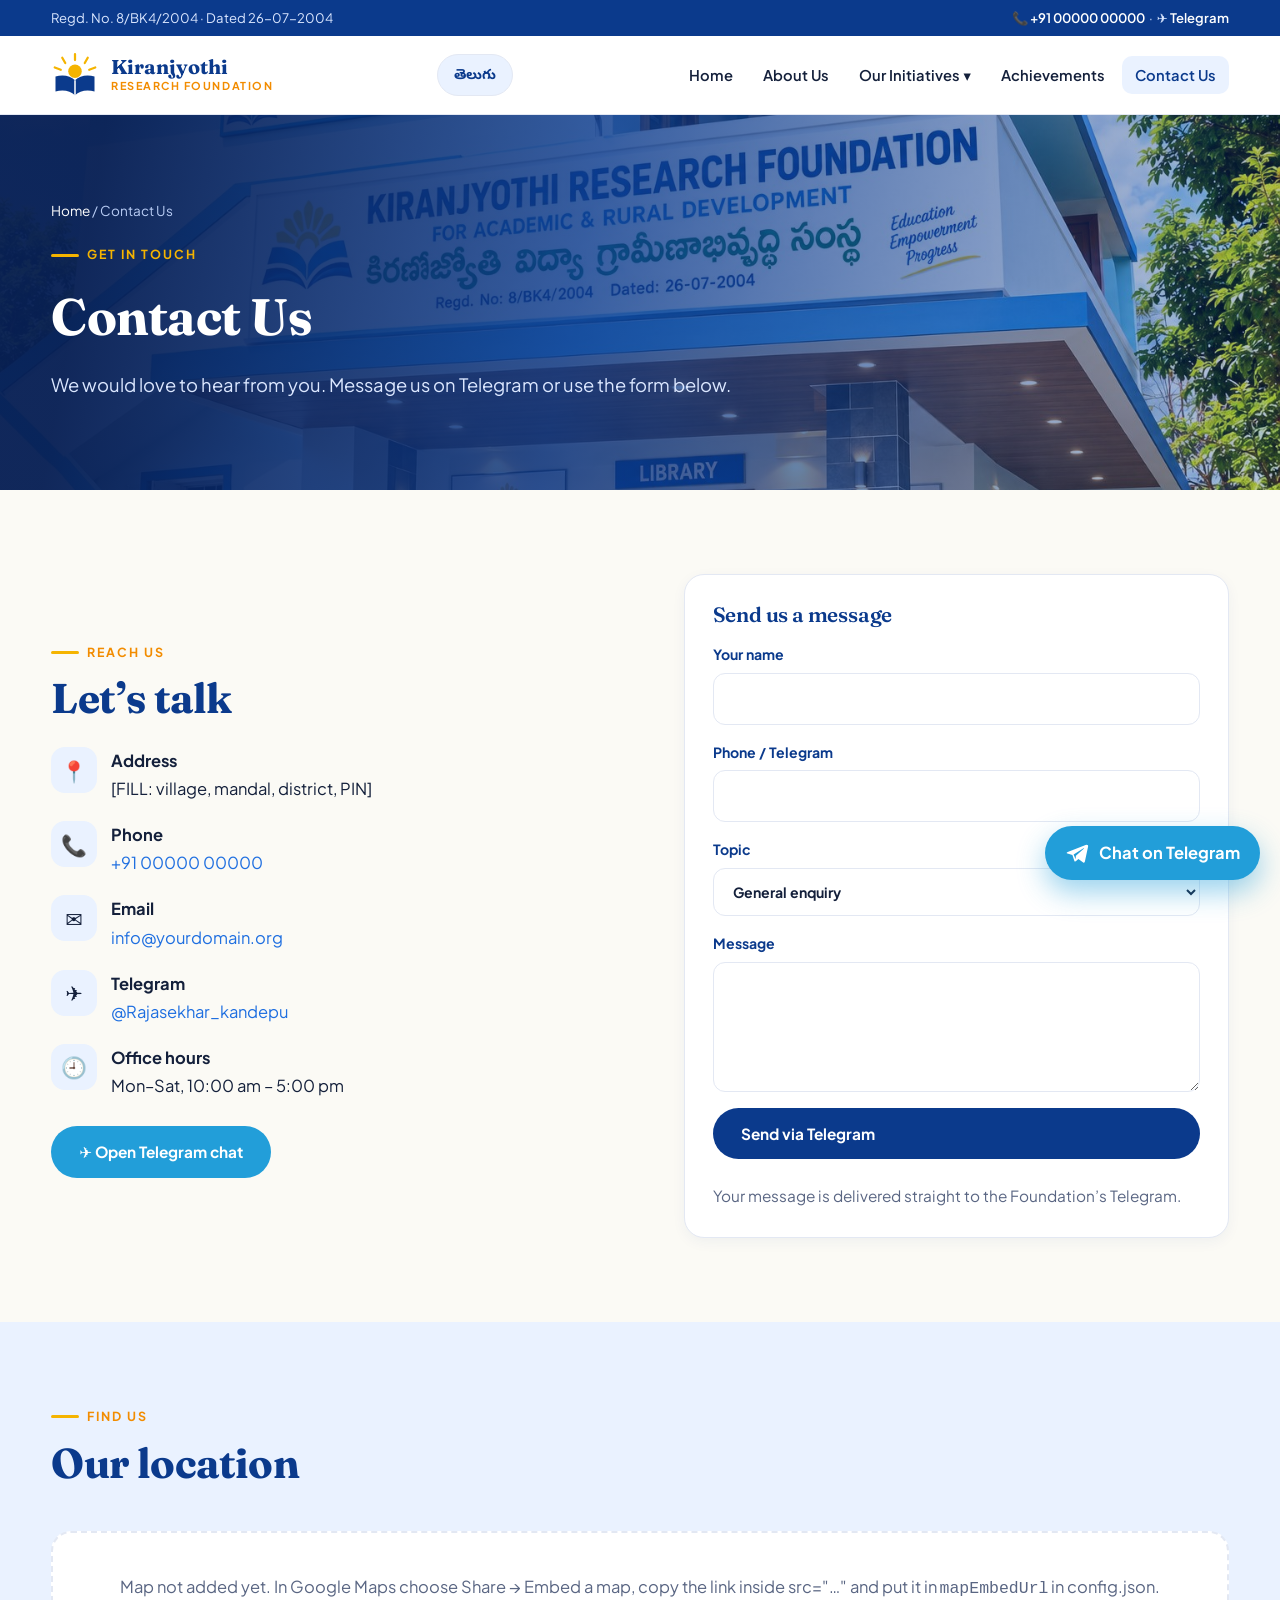
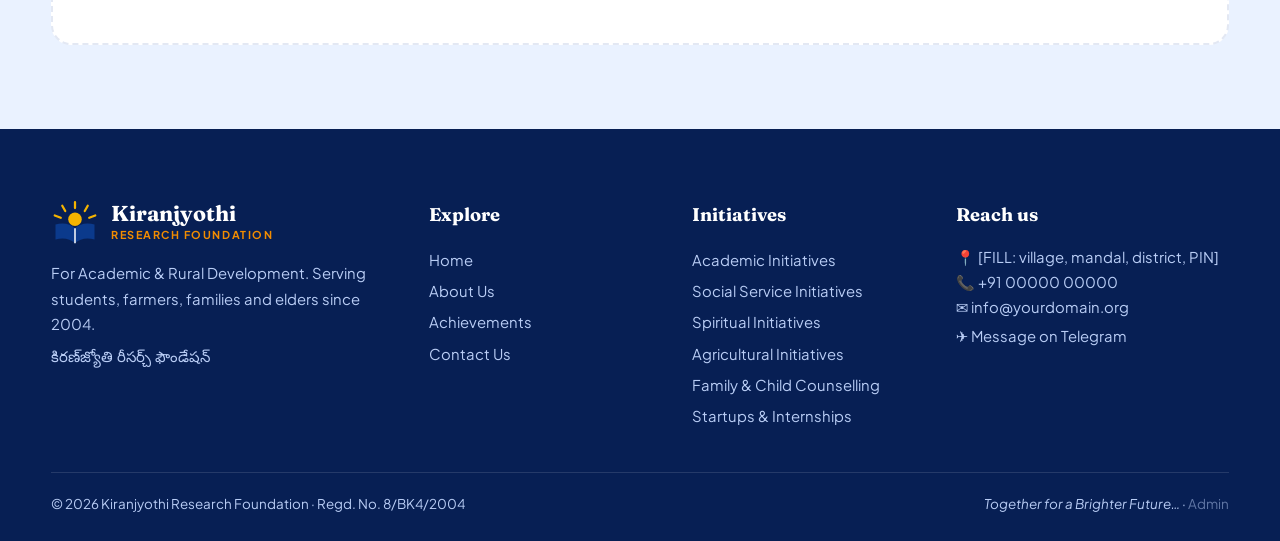
<file: contact.html>
<!DOCTYPE html>
<html lang="en"><head><meta charset="utf-8"><meta name="viewport" content="width=device-width,initial-scale=1">
<title>Contact Us — Kiranjyothi Research Foundation</title><meta name="description" content="Contact the Kiranjyothi Research Foundation."><link rel="icon" href="data:image/svg+xml,%3Csvg xmlns='http://www.w3.org/2000/svg' viewBox='0 0 64 64'%3E%3Ccircle cx='32' cy='32' r='30' fill='%230b3a8c'/%3E%3Ccircle cx='32' cy='28' r='10' fill='%23f5b400'/%3E%3C/svg%3E">
<link rel="preconnect" href="https://fonts.googleapis.com"><link rel="preconnect" href="https://fonts.gstatic.com" crossorigin>
<link href="https://fonts.googleapis.com/css2?family=Fraunces:ital,opsz,wght@0,9..144,500;0,9..144,700;1,9..144,600&family=Noto+Sans+Telugu:wght@400;600;700&family=Plus+Jakarta+Sans:wght@400;500;600;700;800&display=swap" rel="stylesheet">
<style>
:root{
  --blue:#0b3a8c;--blue2:#1f6fe0;--sky:#eaf2ff;--gold:#f5b400;--saffron:#f28c00;--green:#1e9e5a;
  --ink:#14203b;--muted:#5a6683;--bg:#fbfaf5;--card:#fff;--line:#e3e8f3;
  --r:20px;--shadow:0 14px 36px rgba(11,58,140,.10);
  --display:'Fraunces','Georgia','Times New Roman',serif;
  --body:'Plus Jakarta Sans','Noto Sans Telugu','Segoe UI',system-ui,sans-serif;
}
*{box-sizing:border-box;margin:0;padding:0}
html{scroll-behavior:smooth}
body{font-family:var(--body);color:var(--ink);background:var(--bg);line-height:1.7;font-size:16.5px;-webkit-font-smoothing:antialiased}
img{max-width:100%;display:block}
a{color:var(--blue2);text-decoration:none}
.te{font-family:'Noto Sans Telugu','Plus Jakarta Sans',sans-serif}
.wrap{width:min(1180px,92%);margin-inline:auto}
h1,h2,h3{font-family:var(--display);line-height:1.15;color:var(--blue);letter-spacing:-.01em}
h1{font-size:clamp(2.3rem,5.2vw,4rem);font-weight:700}
h2{font-size:clamp(1.8rem,3.4vw,2.6rem);font-weight:700}
h3{font-size:1.3rem;font-weight:600}
.eyebrow{display:inline-flex;gap:.5rem;align-items:center;font-size:.78rem;font-weight:700;letter-spacing:.16em;text-transform:uppercase;color:var(--saffron)}
.eyebrow::before{content:"";width:28px;height:3px;background:var(--gold);border-radius:3px}
.lead{font-size:1.15rem;color:var(--muted);max-width:62ch}
section{padding:84px 0}
.sec-head{margin-bottom:44px;display:grid;gap:12px}
.sec-head.center{text-align:center;justify-items:center}
mark.fill{background:#fff3b0;color:#6b4a00;padding:1px 6px;border-radius:6px;font-size:.9em;font-weight:600;border:1px dashed #e0b400}

/* top strip + header */
.strip{background:var(--blue);color:#dbe7ff;font-size:.82rem;padding:7px 0}
.strip .wrap{display:flex;justify-content:space-between;gap:12px;flex-wrap:wrap}
.strip a{color:#fff;font-weight:600}
header.site{position:sticky;top:0;z-index:50;background:rgba(255,255,255,.92);backdrop-filter:blur(12px);border-bottom:1px solid var(--line)}
header.site .wrap{display:flex;align-items:center;justify-content:space-between;height:78px;gap:18px}
.brand{display:flex;align-items:center;gap:12px;color:var(--blue)}
.brand svg{width:48px;height:48px;flex:none}
.brand b{font-family:var(--display);font-size:1.25rem;display:block;line-height:1.05}
.brand small{display:block;font-size:.68rem;letter-spacing:.14em;color:var(--saffron);font-weight:700;text-transform:uppercase}
nav.main{display:flex;gap:4px;align-items:center}
nav.main a,nav.main .dd>button{font:600 .92rem var(--body);color:var(--ink);padding:10px 13px;border-radius:10px;background:none;border:0;cursor:pointer;display:block}
nav.main a:hover,nav.main .dd>button:hover,nav.main a.active,nav.main .dd.active>button{background:var(--sky);color:var(--blue)}
.dd{position:relative}
.dd .menu{position:absolute;top:100%;left:0;min-width:270px;background:#fff;border:1px solid var(--line);border-radius:16px;box-shadow:var(--shadow);padding:8px;display:none}
.dd:hover .menu,.dd:focus-within .menu,.dd.open .menu{display:block}
.dd .menu a{display:flex;gap:10px;align-items:center}
.burger{display:none;background:var(--blue);color:#fff;border:0;width:44px;height:44px;border-radius:12px;font-size:1.3rem;cursor:pointer}
@media(max-width:1020px){
  .burger{display:block}
  nav.main{position:fixed;inset:78px 0 0 0;background:#fff;flex-direction:column;align-items:stretch;padding:18px;overflow:auto;transform:translateX(100%);transition:.3s}
  nav.main.open{transform:none}
  .dd .menu{position:static;display:block;border:0;box-shadow:none;padding:0 0 0 12px}
  .dd>button{display:none!important}
}

/* buttons */
.btn{display:inline-flex;align-items:center;gap:.55rem;padding:14px 26px;border-radius:999px;font:700 .96rem var(--body);border:2px solid transparent;cursor:pointer;transition:.25s}
.btn.primary{background:var(--gold);color:#2a1d00;box-shadow:0 10px 24px rgba(245,180,0,.35)}
.btn.primary:hover{transform:translateY(-3px)}
.btn.ghost{border-color:rgba(255,255,255,.7);color:#fff}
.btn.ghost:hover{background:#fff;color:var(--blue)}
.btn.blue{background:var(--blue);color:#fff}
.btn.blue:hover{background:var(--blue2)}
.btn.tg{background:#229ed9;color:#fff}

/* hero */
.hero{position:relative;color:#fff;background:var(--blue);overflow:hidden;padding:0}
.hero .bg{position:absolute;inset:0;background-size:cover;background-position:center}
.hero::after{content:"";position:absolute;inset:0;background:linear-gradient(100deg,rgba(7,31,84,.96) 8%,rgba(11,58,140,.82) 45%,rgba(11,58,140,.25) 100%)}
.hero .wrap{position:relative;z-index:2;padding:110px 0 150px;display:grid;gap:22px;max-width:1180px}
.hero h1{color:#fff;max-width:15ch}
.hero h1 em{font-style:italic;color:var(--gold)}
.hero p.lead{color:#dbe7ff}
.hero .eyebrow{color:var(--gold)}
.hero .ctas{display:flex;gap:14px;flex-wrap:wrap;margin-top:8px}
.hero.small .wrap{padding:84px 0 90px}
.hero.small h1{font-size:clamp(2.1rem,4.4vw,3.2rem);max-width:22ch}
.sunrise{position:absolute;right:-90px;bottom:-110px;width:520px;opacity:.16;z-index:1}
.crumbs{font-size:.85rem;color:#b9cdf5}.crumbs a{color:#fff}

/* stats band */
.stats{margin-top:-70px;position:relative;z-index:5;padding:0}
.stats .grid{background:#fff;border-radius:26px;box-shadow:var(--shadow);display:grid;grid-template-columns:repeat(4,1fr);border:1px solid var(--line)}
.stat{padding:30px 22px;text-align:center;border-right:1px solid var(--line)}
.stat:last-child{border:0}
.stat b{font-family:var(--display);font-size:2.6rem;color:var(--blue);display:block;line-height:1}
.stat span{font-size:.88rem;color:var(--muted);font-weight:600}
@media(max-width:720px){.stats .grid{grid-template-columns:repeat(2,1fr)}.stat:nth-child(2){border-right:0}.stat{border-bottom:1px solid var(--line)}}

/* grids and cards */
.grid{display:grid;gap:24px}
.g2{grid-template-columns:repeat(2,1fr)}.g3{grid-template-columns:repeat(3,1fr)}.g4{grid-template-columns:repeat(4,1fr)}
@media(max-width:900px){.g3,.g4{grid-template-columns:repeat(2,1fr)}}
@media(max-width:620px){.g2,.g3,.g4{grid-template-columns:1fr}}
.card{background:var(--card);border:1px solid var(--line);border-radius:var(--r);padding:28px;box-shadow:0 4px 14px rgba(11,58,140,.05);transition:.3s}
.card:hover{transform:translateY(-6px);box-shadow:var(--shadow)}
.card .ico{width:56px;height:56px;border-radius:16px;display:grid;place-items:center;font-size:1.7rem;background:var(--sky);margin-bottom:16px}
.card p{color:var(--muted);font-size:.96rem;margin-top:8px}
.focus{position:relative;overflow:hidden;color:#fff;border:0;min-height:260px;display:flex;flex-direction:column;justify-content:flex-end}
.focus h3{color:#fff}.focus p{color:rgba(255,255,255,.88)}
.focus .te{opacity:.85;font-size:.9rem}
.focus::before{content:"";position:absolute;inset:0;background:var(--c);z-index:0}
.focus::after{content:attr(data-n);position:absolute;top:8px;right:20px;font:700 5.5rem var(--display);opacity:.15;color:#fff}
.focus>*{position:relative;z-index:1}
.focus .more{margin-top:14px;font-weight:700;font-size:.9rem;color:var(--gold)}
.split{display:grid;grid-template-columns:1.05fr 1fr;gap:60px;align-items:center}
@media(max-width:900px){.split{grid-template-columns:1fr;gap:34px}}
.photo{border-radius:28px;overflow:hidden;box-shadow:var(--shadow);position:relative}
.photo img{width:100%;height:100%;object-fit:cover}
.photo .tag{position:absolute;left:16px;bottom:16px;background:rgba(255,255,255,.95);padding:8px 14px;border-radius:999px;font-weight:700;font-size:.82rem;color:var(--blue)}
.essay p{margin-bottom:1.1em;color:#2a3553}
.essay p:first-of-type::first-letter{font:700 4rem/0.8 var(--display);float:left;padding:8px 12px 0 0;color:var(--saffron)}
.ticks{list-style:none;display:grid;gap:12px}
.ticks li{display:flex;gap:12px;align-items:flex-start;padding:14px 16px;background:#fff;border:1px solid var(--line);border-radius:14px}
.ticks li::before{content:"✓";flex:none;width:26px;height:26px;border-radius:50%;background:var(--green);color:#fff;display:grid;place-items:center;font-size:.8rem;font-weight:800;margin-top:2px}
.band{background:var(--blue);color:#fff;position:relative;overflow:hidden}
.band h2,.band h3{color:#fff}.band .lead{color:#cfe0ff}
.soft{background:var(--sky)}
.quote{font:italic 600 clamp(1.4rem,3vw,2.1rem)/1.35 var(--display);text-align:center;max-width:24em;margin:auto}
.quote small{display:block;font:600 .9rem var(--body);color:var(--gold);margin-top:14px;font-style:normal}

/* timeline */
.timeline{position:relative;display:grid;gap:26px;padding-left:34px;border-left:3px solid var(--gold)}
.tl{position:relative}.tl::before{content:"";position:absolute;left:-44px;top:6px;width:16px;height:16px;border-radius:50%;background:var(--blue);border:4px solid var(--gold)}
.tl b{font-family:var(--display);font-size:1.3rem;color:var(--blue)}

/* gallery */
.gallery{display:grid;grid-template-columns:repeat(4,1fr);gap:14px}
.gallery figure{border-radius:18px;overflow:hidden;position:relative;aspect-ratio:4/3;cursor:zoom-in;background:#ddd}
.gallery figure:nth-child(1){grid-column:span 2;grid-row:span 2;aspect-ratio:auto}
.gallery img{width:100%;height:100%;object-fit:cover;transition:.5s}
.gallery figure:hover img{transform:scale(1.07)}
.gallery figcaption{position:absolute;inset:auto 0 0 0;padding:26px 14px 10px;background:linear-gradient(transparent,rgba(5,20,60,.85));color:#fff;font-size:.85rem;font-weight:600}
@media(max-width:720px){.gallery{grid-template-columns:repeat(2,1fr)}}
.lightbox{position:fixed;inset:0;background:rgba(5,15,40,.92);z-index:100;display:none;place-items:center;padding:24px}
.lightbox.show{display:grid}.lightbox img{max-height:90vh;border-radius:12px}

/* achievements */
.ach-card{display:flex;flex-direction:column;background:#fff;border:1px solid var(--line);border-radius:var(--r);overflow:hidden;color:inherit;transition:.3s}
.ach-card:hover{transform:translateY(-6px);box-shadow:var(--shadow)}
.ach-card .im{aspect-ratio:16/10;background:linear-gradient(135deg,var(--blue),var(--blue2));overflow:hidden;display:grid;place-items:center;font-size:3rem}
.ach-card .im img{width:100%;height:100%;object-fit:cover}
.ach-card .tx{padding:20px 22px 24px;display:grid;gap:8px}
.ach-card h3{font-size:1.18rem}
.ach-card p{color:var(--muted);font-size:.93rem}
.badge{display:inline-block;font-size:.72rem;font-weight:800;letter-spacing:.08em;text-transform:uppercase;padding:4px 11px;border-radius:999px;background:var(--sky);color:var(--blue);justify-self:start}
.meta{font-size:.82rem;color:var(--muted);font-weight:600}
.filters{display:flex;gap:10px;flex-wrap:wrap;margin-bottom:30px}
.chip{padding:9px 18px;border-radius:999px;border:1.5px solid var(--line);background:#fff;font:600 .88rem var(--body);cursor:pointer}
.chip.on,.chip:hover{background:var(--blue);color:#fff;border-color:var(--blue)}
.empty{padding:40px;text-align:center;color:var(--muted);background:#fff;border:2px dashed var(--line);border-radius:var(--r);grid-column:1/-1}
.article{max-width:820px;margin:auto}
.article .body p{margin-bottom:1.2em;font-size:1.08rem}
.article .hero-img{border-radius:24px;overflow:hidden;margin:26px 0;box-shadow:var(--shadow)}

/* forms */
form.f{display:grid;gap:16px}
label{font-weight:700;font-size:.88rem;color:var(--blue);display:grid;gap:6px}
input,textarea,select{font:inherit;padding:13px 15px;border:1.5px solid var(--line);border-radius:12px;background:#fff;color:var(--ink);width:100%}
input:focus,textarea:focus,select:focus{outline:3px solid rgba(31,111,224,.25);border-color:var(--blue2)}
textarea{min-height:130px;resize:vertical}
.note{font-size:.85rem;color:var(--muted)}
.status{padding:12px 16px;border-radius:12px;font-weight:600;display:none}
.status.ok{display:block;background:#e5f7ec;color:#116b3a}.status.err{display:block;background:#fdeaea;color:#9a1d1d}
.infobox{display:grid;gap:18px}
.infobox div{display:flex;gap:14px;align-items:flex-start}
.infobox .ico{width:46px;height:46px;border-radius:14px;background:var(--sky);display:grid;place-items:center;font-size:1.3rem;flex:none}

/* footer */
footer.site{background:#071f54;color:#b9cdf5;padding:70px 0 26px;font-size:.93rem}
footer.site h4{color:#fff;font-family:var(--display);font-size:1.15rem;margin-bottom:14px}
footer.site a{color:#b9cdf5;display:block;padding:3px 0}footer.site a:hover{color:var(--gold)}
footer.site .cols{display:grid;grid-template-columns:1.5fr 1fr 1fr 1.2fr;gap:36px}
@media(max-width:900px){footer.site .cols{grid-template-columns:1fr 1fr}}
@media(max-width:560px){footer.site .cols{grid-template-columns:1fr}}
footer.site .legal{border-top:1px solid rgba(255,255,255,.12);margin-top:40px;padding-top:20px;display:flex;justify-content:space-between;flex-wrap:wrap;gap:10px;font-size:.84rem}

/* telegram float */
.tg-float{position:fixed;right:20px;bottom:20px;z-index:60;display:flex;align-items:center;gap:10px;background:#229ed9;color:#fff;padding:13px 20px;border-radius:999px;font-weight:700;box-shadow:0 12px 28px rgba(34,158,217,.45);transition:.25s}
.tg-float:hover{transform:translateY(-4px);color:#fff}
.tg-float svg{width:24px;height:24px}
@media(max-width:560px){.tg-float span{display:none}.tg-float{padding:14px}}

/* admin */
.admin-bar{display:flex;justify-content:space-between;align-items:center;gap:12px;flex-wrap:wrap;margin-bottom:26px}
.thumbs{display:flex;gap:10px;flex-wrap:wrap}
.thumbs div{position:relative}.thumbs img{width:90px;height:70px;object-fit:cover;border-radius:10px}
.thumbs button{position:absolute;top:-8px;right:-8px;border:0;background:#c0392b;color:#fff;width:22px;height:22px;border-radius:50%;cursor:pointer}
.row{display:flex;justify-content:space-between;align-items:center;gap:14px;padding:14px 0;border-bottom:1px solid var(--line)}
.row small{color:var(--muted)}
.mini{padding:7px 14px;border-radius:10px;border:1.5px solid var(--line);background:#fff;font:600 .82rem var(--body);cursor:pointer}
.mini.danger{color:#b3261e;border-color:#f3c4c0}

/* reveal */
.rv{opacity:0;transform:translateY(26px);transition:opacity .7s,transform .7s}
.rv.in{opacity:1;transform:none}
@media(prefers-reduced-motion:reduce){.rv{opacity:1;transform:none;transition:none}html{scroll-behavior:auto}}

/* language switch */
.hd-right{display:flex;gap:10px;align-items:center}
.lang-btn{background:var(--sky);color:var(--blue);border:1.5px solid var(--line);padding:9px 16px;border-radius:999px;font:700 .88rem var(--body);cursor:pointer;white-space:nowrap}
.lang-btn:hover{background:var(--blue);color:#fff;border-color:var(--blue)}
html[lang="te"] body{font-family:'Noto Sans Telugu','Plus Jakarta Sans',sans-serif}
html[lang="te"] h1,html[lang="te"] h2,html[lang="te"] h3,html[lang="te"] .brand b{font-family:'Noto Sans Telugu',sans-serif;letter-spacing:0;line-height:1.3}
html[lang="te"] .eyebrow{letter-spacing:.02em;text-transform:none}

</style></head><body>
<div class="strip"><div class="wrap"><span>Regd. No. 8/BK4/2004 · Dated 26-07-2004</span><span>📞 <a href="tel:+910000000000">+91 00000 00000</a> &nbsp;·&nbsp; ✈️ <a data-tg href="#">Telegram</a></span></div></div><header class="site"><div class="wrap"><a class="brand" href="index.html"><svg viewBox="0 0 64 64" aria-hidden="true"><g stroke="#f5b400" stroke-width="3" stroke-linecap="round"><path d="M32 4v8M15 9l4 7M49 9l-4 7M5 22l8 3M59 22l-8 3"/></g><circle cx="32" cy="27" r="9" fill="#f5b400"/><path d="M6 34c10-3 20-1 26 5 6-6 16-8 26-5v20c-10-3-20-1-26 5-6-6-16-8-26-5z" fill="#0b3a8c"/><path d="M32 39v20" stroke="#fff" stroke-width="2"/></svg><span><b>Kiranjyothi</b><small>Research Foundation</small></span></a><div class="hd-right"><button class="lang-btn" id="langBtn" type="button">తెలుగు</button><button class="burger" aria-label="Menu" aria-expanded="false">☰</button></div><nav class="main"><a href="index.html">Home</a><a href="about.html">About Us</a><div class="dd"><button type="button">Our Initiatives ▾</button><div class="menu"><a href="academic.html">🎓 Academic Initiatives</a><a href="social-service.html">🤝 Social Service Initiatives</a><a href="spiritual.html">🕉️ Spiritual Initiatives</a><a href="agricultural.html">🌾 Agricultural Initiatives</a><a href="family-counselling.html">👨‍👩‍👧 Family & Child Counselling</a><a href="startups-internships.html">🚀 Startups & Internships</a></div></div><a href="achievements.html">Achievements</a><a href="contact.html" class="active">Contact Us</a></nav></div></header>
<main><section class="hero small"><div class="bg" style="background-image:url(images/building.jpg)"></div><div class="wrap"><div class="crumbs"><a href="index.html">Home</a> / Contact Us</div><span class="eyebrow">Get in touch</span><h1>Contact Us</h1><p class="lead">We would love to hear from you. Message us on Telegram or use the form below.</p></div></section><section><div class="wrap split"><div><span class="eyebrow">Reach us</span><h2 style="margin:12px 0 24px">Let’s talk</h2><div class="infobox"><div><span class="ico">📍</span><span><b>Address</b><br>[FILL: village, mandal, district, PIN]</span></div><div><span class="ico">📞</span><span><b>Phone</b><br><a href="tel:+910000000000">+91 00000 00000</a></span></div><div><span class="ico">✉️</span><span><b>Email</b><br><a href="mailto:info@yourdomain.org">info@yourdomain.org</a></span></div><div><span class="ico">✈️</span><span><b>Telegram</b><br><a data-tg href="#">@Rajasekhar_kandepu</a></span></div><div><span class="ico">🕘</span><span><b>Office hours</b><br>Mon–Sat, 10:00 am – 5:00 pm</span></div></div><a class="btn tg" style="margin-top:26px" data-tg href="#">✈️ Open Telegram chat</a></div><div class="card"><h3 style="margin-bottom:16px">Send us a message</h3><form class="f" id="contactForm"><label>Your name<input name="name" required></label><label>Phone / Telegram<input name="phone" required></label><label>Topic<select name="topic"><option>General enquiry</option><option>Scholarship / education support</option><option>Skill development / internship</option><option>Volunteer with us</option><option>Donate</option><option>Family / child counselling</option><option>Agriculture</option></select></label><label>Message<textarea name="message" required></textarea></label><button class="btn blue" type="submit">Send via Telegram</button><div class="status" id="cfStatus"></div><p class="note">Your message is delivered straight to the Foundation’s Telegram.</p></form></div></div></section><section class="soft"><div class="wrap"><div class="sec-head"><span class="eyebrow">Find us</span><h2>Our location</h2></div><div class="empty" style="grid-column:auto">Map not added yet. In Google Maps choose Share → Embed a map, copy the link inside src="…" and put it in <code>mapEmbedUrl</code> in config.json.</div></div></section></main>
<footer class="site"><div class="wrap"><div class="cols"><div><div class="brand" style="color:#fff;margin-bottom:14px"><svg viewBox="0 0 64 64" aria-hidden="true"><g stroke="#f5b400" stroke-width="3" stroke-linecap="round"><path d="M32 4v8M15 9l4 7M49 9l-4 7M5 22l8 3M59 22l-8 3"/></g><circle cx="32" cy="27" r="9" fill="#f5b400"/><path d="M6 34c10-3 20-1 26 5 6-6 16-8 26-5v20c-10-3-20-1-26 5-6-6-16-8-26-5z" fill="#0b3a8c"/><path d="M32 39v20" stroke="#fff" stroke-width="2"/></svg><span><b style="font-size:1.35rem">Kiranjyothi</b><small>Research Foundation</small></span></div><p>For Academic & Rural Development. Serving students, farmers, families and elders since 2004.</p><p class="te" style="margin-top:10px">కిరణ్‌జ్యోతి రీసర్చ్ ఫౌండేషన్</p></div><div><h4>Explore</h4><a href="index.html">Home</a><a href="about.html">About Us</a><a href="achievements.html">Achievements</a><a href="contact.html">Contact Us</a></div><div><h4>Initiatives</h4><a href="academic.html">Academic Initiatives</a><a href="social-service.html">Social Service Initiatives</a><a href="spiritual.html">Spiritual Initiatives</a><a href="agricultural.html">Agricultural Initiatives</a><a href="family-counselling.html">Family & Child Counselling</a><a href="startups-internships.html">Startups & Internships</a></div><div><h4>Reach us</h4><p>📍 [FILL: village, mandal, district, PIN]</p><p>📞 <a style="display:inline" href="tel:+910000000000">+91 00000 00000</a></p><p>✉️ <a style="display:inline" href="mailto:info@yourdomain.org">info@yourdomain.org</a></p><p><a data-tg href="#">✈️ Message on Telegram</a></p></div></div><div class="legal"><span>© <span id="yr"></span> Kiranjyothi Research Foundation · Regd. No. 8/BK4/2004</span><span><em>Together for a Brighter Future…</em> · <a style="display:inline;opacity:.5" href="admin.html">Admin</a></span></div></div></footer><a class="tg-float" data-tg href="#" aria-label="Message us on Telegram"><svg viewBox="0 0 24 24" fill="currentColor"><path d="M21.9 3.6 2.7 11c-1.3.5-1.3 1.3-.2 1.6l4.9 1.5 1.9 5.7c.2.6.4.8.9.8.4 0 .6-.2.9-.5l2.3-2.2 4.8 3.5c.9.5 1.5.2 1.7-.8l3.2-15.1c.3-1.3-.5-1.9-1.7-1.4zM8.6 13.5l9.9-6.2c.5-.3.9-.1.5.2l-8.1 7.3-.3 3.4-2-4.7z"/></svg><span>Chat on Telegram</span></a><div class="lightbox" role="dialog" aria-label="Image viewer"></div><script>document.getElementById("yr").textContent=new Date().getFullYear()</script>
<script>window.KRF_CONFIG={"orgName": "Kiranjyothi Research Foundation", "founded": 2004, "telegramUsername": "Rajasekhar_kandepu", "telegramBotToken": "", "telegramChatId": "", "telegramProxyUrl": "", "adminPassword": "change-this-password"};window.KRF_SEED=[{"id": "20-years-of-service", "title": "Two decades of service: Kiranjyothi turns 20", "category": "general", "date": "2024-07-26", "summary": "On 26 July 2024 the Foundation completed 20 years of service to students, farmers and elders.", "body": "Since 26 July 2004 the Kiranjyothi Research Foundation has worked quietly for education, skill development and rural welfare.\n\nTwenty years on, the work continues with the same spirit: Live and Let Live.\n\n[Owner: replace this text with the story of the anniversary event, guests who attended and what was announced.]", "images": ["images/building.jpg"]}, {"id": "ms-excel-competition-2024", "title": "MS Excel Competition for students", "category": "academic", "date": "2024-03-26", "summary": "A one-hour MS Excel competition at the school campus with cash prizes for the top three.", "body": "The Kiranjyothi Skill Development Academy held an MS Excel competition on 26 March 2024 at the school campus. The test lasted 1 hour.\n\nPrizes: 1st Rs. 1,500, 2nd Rs. 1,000 and 3rd Rs. 500.\n\n[Owner: add winners' names, number of participants and photos.]", "images": ["images/computer-lab.jpg"]}, {"id": "technical-lecture-cloud-devops-2024", "title": "Technical lecture: Cloud, AWS, SQL, DevOps and Python", "category": "startups", "date": "2024-03-26", "summary": "An employability session where an experienced IT professional oriented youth on cloud, AWS/SQL, DevOps and Python.", "body": "On Sunday 26 March 2024 (9:00 am to 4:00 pm) the Skill Development Academy hosted a technical lecture session titled 'An orientation session on Cloud Transformation, AWS/SQL, DevOps and Python'.\n\nThe resource person is a software professional with more than 8 years of experience who has trained over 2000 students.\n\n[Owner: add the speaker's full name, attendance and photos.]", "images": ["images/classroom.jpg"]}, {"id": "interview-gd-workshop-2023", "title": "How to Succeed in Interview and Group Discussion", "category": "startups", "date": "2023-10-22", "summary": "A Sunday workshop by an expert team from Hyderabad on interviews, group discussion, resumes and personality development.", "body": "On 22 October 2023 (Sunday, 9:00 am to 6:00 pm) a renowned expert team from Hyderabad conducted a full-day programme.\n\nTopics: how to do an interview and group discussion effectively, tips for good communication, resume writing and interview preparation, personality development and career guidance.\n\n[Owner: add photos and feedback from participants.]", "images": ["images/scholarship-handover.jpg"]}, {"id": "elders-distribution-programme", "title": "Support and distribution programme for the elderly", "category": "social", "date": "2024-01-15", "summary": "Clothes and essentials were distributed to old-aged people of the village.", "body": "The Foundation regularly distributes clothes and accessories to elderly people, honouring them with respect.\n\n[Owner: add the exact date, place and number of beneficiaries, then replace this note.]", "images": ["images/elderly-distribution.jpg"]}, {"id": "founder-with-children", "title": "Our founder with the children of the village", "category": "academic", "date": "2004-12-01", "summary": "From the early years: books, notebooks and encouragement for children who needed them most.", "body": "From the very beginning, the Foundation's family has stood beside children and parents who could not afford school supplies.\n\n[Owner: replace this with the story behind this photograph.]", "images": ["images/founder-with-children.jpg"]}];</script>
<script>
(function(){
'use strict';
var C = window.KRF_CONFIG;
var KEY = 'krf_achievements_v1';
var CATS = {
  academic:{label:'Academic',page:'academic.html',icon:'🎓'},
  social:{label:'Social Service',page:'social-service.html',icon:'🤝'},
  spiritual:{label:'Spiritual',page:'spiritual.html',icon:'🕉️'},
  agri:{label:'Agricultural',page:'agricultural.html',icon:'🌾'},
  family:{label:'Family & Child Counselling',page:'family-counselling.html',icon:'👨‍👩‍👧'},
  startups:{label:'Startups & Internships',page:'startups-internships.html',icon:'🚀'},
  general:{label:'Foundation News',page:'about.html',icon:'⭐'}
};
/* ---------- English / Telugu language switch ---------- */
var TE = {
 'Home':'హోమ్','About Us':'మా గురించి','Our Initiatives ▾':'మా కార్యక్రమాలు ▾','Achievements':'విజయాలు','Contact Us':'సంప్రదించండి',
 'Explore':'అన్వేషించండి','Explore →':'అన్వేషించండి →','Initiatives':'కార్యక్రమాలు','Reach us':'మమ్మల్ని సంప్రదించండి',
 'Chat on Telegram':'టెలిగ్రామ్‌లో చాట్ చేయండి','Message on Telegram':'టెలిగ్రామ్‌లో సందేశం పంపండి','Open Telegram chat':'టెలిగ్రామ్ చాట్ తెరవండి',
 'Telegram':'టెలిగ్రామ్','Share on Telegram':'టెలిగ్రామ్‌లో షేర్ చేయండి','Send via Telegram':'టెలిగ్రామ్ ద్వారా పంపండి',
 'Our story':'మా కథ','See achievements':'విజయాలు చూడండి','Read our full story →':'మా పూర్తి కథ చదవండి →','Read more →':'మరింత చదవండి →',
 'Since 2004 · For Academic & Rural Development':'2004 నుండి · విద్యా & గ్రామీణాభివృద్ధి కోసం',
 'Together for a Brighter Future…':'ఉజ్వల భవిష్యత్తు కోసం కలిసి…',
 'Years of service':'సేవా సంవత్సరాలు','Focus initiatives':'ప్రధాన కార్యక్రమాలు','Computer courses':'కంప్యూటర్ కోర్సులు','Year of registration':'నమోదైన సంవత్సరం',
 'Our focus areas':'మా ప్రధాన రంగాలు','Six initiatives, one mission':'ఆరు కార్యక్రమాలు, ఒకే లక్ష్యం',
 'Academic Initiatives':'విద్యా కార్యక్రమాలు','Social Service Initiatives':'సామాజిక సేవా కార్యక్రమాలు','Spiritual Initiatives':'ఆధ్యాత్మిక కార్యక్రమాలు',
 'Agricultural Initiatives':'వ్యవసాయ కార్యక్రమాలు','Social Service':'సామాజిక సేవ','Family & Child Counselling':'కుటుంబ & బాల సలహా','Startups & Internships':'స్టార్టప్‌లు & ఇంటర్న్‌షిప్‌లు',
 'Latest achievements':'తాజా విజయాలు','See all achievements →':'అన్ని విజయాలు చూడండి →','All achievements →':'అన్ని విజయాలు →','← All achievements':'← అన్ని విజయాలు',
 'Recent work':'ఇటీవలి పని','Our impact':'మా ప్రభావం','All':'అన్నీ',
 'Academic':'విద్య','Spiritual':'ఆధ్యాత్మిక','Agricultural':'వ్యవసాయం','Foundation News':'సంస్థ వార్తలు',
 'Gallery':'గ్యాలరీ','Our work in action':'ఆచరణలో మా పని','Our campus & community':'మా క్యాంపస్ & సమాజం','Moments from the field':'క్షేత్రం నుండి దృశ్యాలు',
 'What we do':'మేము చేసేది','Where it began':'ఇక్కడ మొదలైంది','Our promise':'మా వాగ్దానం',
 'Who we are':'మేము ఎవరం','Our aims':'మా లక్ష్యాలు','Why we exist':'మేము ఎందుకు ఉన్నాం','Our journey':'మా ప్రయాణం','Milestones':'ముఖ్య ఘట్టాలు',
 'Inside the Foundation':'సంస్థ లోపల','Our people':'మా బృందం','Leadership & team':'నాయకత్వం & బృందం','About us':'మా గురించి',
 'Get in touch':'మమ్మల్ని సంప్రదించండి','Let’s talk':'మాట్లాడుకుందాం','Send us a message':'మాకు సందేశం పంపండి','Your name':'మీ పేరు',
 'Phone / Telegram':'ఫోన్ / టెలిగ్రామ్','Topic':'విషయం','Message':'సందేశం','Address':'చిరునామా','Phone':'ఫోన్','Email':'ఇమెయిల్',
 'Office hours':'కార్యాలయ వేళలు','Find us':'మమ్మల్ని కనుగొనండి','Our location':'మా ప్రదేశం','Search':'వెతుకు',
 'Be part of the change':'మార్పులో భాగమవ్వండి',
 'Volunteer, donate or simply say hello. Message us on Telegram and we will reply personally.':'స్వచ్ఛందంగా సేవ చేయండి, విరాళం ఇవ్వండి, లేదా ఒక్క పలకరింపు పంపండి. టెలిగ్రామ్‌లో మాకు సందేశం పంపండి, మేము వ్యక్తిగతంగా బదులిస్తాం.',
 'Contact us':'మమ్మల్ని సంప్రదించండి','← All achievements ':'← అన్ని విజయాలు '
};
var PH = {'Search achievements…':'విజయాలను వెతకండి…'};
var LANG_KEY = 'krf_lang', curLang = 'en';
var origText = new WeakMap(), origHtml = new WeakMap(), origPh = new WeakMap();

function applyLang(){
  var te = curLang === 'te';
  document.documentElement.lang = te ? 'te' : 'en';
  document.querySelectorAll('[data-te]').forEach(function(el){
    if (te) { if (!origHtml.has(el)) origHtml.set(el, el.innerHTML); el.innerHTML = el.getAttribute('data-te'); }
    else if (origHtml.has(el)) { el.innerHTML = origHtml.get(el); origHtml.delete(el); }
  });
  document.querySelectorAll('[placeholder]').forEach(function(el){
    if (te) { if (!origPh.has(el)) origPh.set(el, el.placeholder); var k = origPh.get(el); if (PH[k]) el.placeholder = PH[k]; }
    else if (origPh.has(el)) { el.placeholder = origPh.get(el); origPh.delete(el); }
  });
  var w = document.createTreeWalker(document.body, NodeFilter.SHOW_TEXT, null), nodes = [], n;
  while ((n = w.nextNode())) { if (!/^(SCRIPT|STYLE|TEXTAREA|OPTION)$/.test(n.parentNode.nodeName)) nodes.push(n); }
  nodes.forEach(function(node){
    if (te) {
      if (!origText.has(node)) { if (!TE[node.nodeValue.trim()]) return; origText.set(node, node.nodeValue); }
      var o = origText.get(node), k = o.trim();
      if (TE[k]) node.nodeValue = o.replace(k, TE[k]);
    } else if (origText.has(node)) { node.nodeValue = origText.get(node); origText.delete(node); }
  });
  var b = document.getElementById('langBtn');
  if (b) b.textContent = te ? 'English' : 'తెలుగు';
}
function setLang(l){
  curLang = l === 'te' ? 'te' : 'en';
  try { localStorage.setItem(LANG_KEY, curLang); } catch (e) {}
  applyLang();
}
function initLang(){
  var b = document.getElementById('langBtn');
  if (b) b.addEventListener('click', function(){ setLang(curLang === 'te' ? 'en' : 'te'); });
  var saved = null; try { saved = localStorage.getItem(LANG_KEY); } catch (e) {}
  curLang = saved === 'te' ? 'te' : 'en';
  applyLang();
}

function $(s,r){return (r||document).querySelector(s)}
function $$(s,r){return Array.prototype.slice.call((r||document).querySelectorAll(s))}
function esc(s){return String(s==null?'':s).replace(/[&<>"']/g,function(c){return {'&':'&amp;','<':'&lt;','>':'&gt;','"':'&quot;',"'":'&#39;'}[c]})}
function fmtDate(d){if(!d)return '';var x=new Date(d+'T00:00:00');return isNaN(x)?d:x.toLocaleDateString('en-IN',{day:'numeric',month:'short',year:'numeric'})}

/* ---------- achievements data layer ---------- */
function loadPublished(){
  return fetch('data/achievements.json',{cache:'no-store'}).then(function(r){return r.ok?r.json():null})
   .then(function(j){return (Array.isArray(j)&&j.length)?j:(window.KRF_SEED||[])})
   .catch(function(){return window.KRF_SEED||[]});
}
function getLocal(){try{var v=localStorage.getItem(KEY);return v?JSON.parse(v):null}catch(e){return null}}
function saveLocal(list){localStorage.setItem(KEY,JSON.stringify(list))}
function clearLocal(){try{localStorage.removeItem(KEY)}catch(e){}}
function getAll(){
  var l=getLocal();
  var p=l?Promise.resolve(l):loadPublished();
  return p.then(function(list){return list.slice().sort(function(a,b){return (b.date||'').localeCompare(a.date||'')})});
}
function card(a){
  var c=CATS[a.category]||CATS.general, im=(a.images&&a.images[0])||'';
  return '<a class="ach-card rv" href="achievement.html?id='+encodeURIComponent(a.id)+'">'+
   '<div class="im">'+(im?'<img loading="lazy" src="'+esc(im)+'" alt="'+esc(a.title)+'">':c.icon)+'</div>'+
   '<div class="tx"><span class="badge">'+esc(c.label)+'</span><h3>'+esc(a.title)+'</h3>'+
   '<p>'+esc(a.summary)+'</p><span class="meta">'+esc(fmtDate(a.date))+' · <span>Read more →</span></span></div></a>';
}
function paragraphs(t){return String(t||'').split(/\n\s*\n/).map(function(p){return '<p>'+esc(p).replace(/\n/g,'<br>')+'</p>'}).join('')}

/* ---------- telegram ---------- */
function tgLink(){return 'https://t.me/'+encodeURIComponent(C.telegramUsername)}
function sendTelegram(text){
  if(C.telegramProxyUrl){
    return fetch(C.telegramProxyUrl,{method:'POST',headers:{'Content-Type':'application/json'},body:JSON.stringify({text:text})}).then(function(r){return r.ok});
  }
  if(C.telegramBotToken&&C.telegramChatId){
    return fetch('https://api.telegram.org/bot'+C.telegramBotToken+'/sendMessage',{method:'POST',headers:{'Content-Type':'application/json'},
      body:JSON.stringify({chat_id:C.telegramChatId,text:text})}).then(function(r){return r.ok});
  }
  return Promise.resolve(null);
}

/* ---------- shared UI ---------- */
document.addEventListener('DOMContentLoaded',function(){
  initLang();
  var burger=$('.burger'),nav=$('nav.main');
  if(burger)burger.addEventListener('click',function(){var o=nav.classList.toggle('open');burger.setAttribute('aria-expanded',o)});
  $$('.dd>button').forEach(function(b){b.addEventListener('click',function(){b.parentNode.classList.toggle('open')})});

  // years of service
  $$('[data-years]').forEach(function(e){e.textContent=new Date().getFullYear()-C.founded});

  // counters
  var io=new IntersectionObserver(function(es){es.forEach(function(en){
    if(!en.isIntersecting)return; var el=en.target; io.unobserve(el);
    if(el.classList.contains('rv'))el.classList.add('in');
    var to=parseFloat(el.getAttribute('data-count')); if(isNaN(to))return;
    var t0=performance.now(); (function step(t){var p=Math.min((t-t0)/1400,1);el.textContent=Math.round(to*p).toLocaleString('en-IN')+(p===1?(el.getAttribute('data-suffix')||''):'');if(p<1)requestAnimationFrame(step)})(t0);
  })},{threshold:.15});
  function observe(){$$('.rv:not(.seen),[data-count]:not(.seen)').forEach(function(e){e.classList.add('seen');io.observe(e)});applyLang()}
  window.KRF_observe=observe; observe();

  // achievement lists
  $$('[data-achievements]').forEach(function(box){
    var cat=box.getAttribute('data-cat'),lim=parseInt(box.getAttribute('data-limit')||'0',10);
    getAll().then(function(all){
      if(cat)all=all.filter(function(a){return a.category===cat});
      if(lim)all=all.slice(0,lim);
      box.innerHTML=all.length?all.map(card).join(''):'<div class="empty">No achievements posted here yet. Check back soon!</div>';
      observe();
    });
  });

  // gallery lightbox
  var lb=$('.lightbox');
  if(lb){$$('.gallery img').forEach(function(i){i.addEventListener('click',function(){lb.innerHTML='<img src="'+i.src+'" alt="">';lb.classList.add('show')})});
    lb.addEventListener('click',function(){lb.classList.remove('show')});
    document.addEventListener('keydown',function(e){if(e.key==='Escape')lb.classList.remove('show')})}

  // telegram links
  $$('[data-tg]').forEach(function(a){a.href=tgLink();a.target='_blank';a.rel='noopener'});

  // contact form  —  >>> ONLY THIS BLOCK WAS CHANGED <<<
  var cf=$('#contactForm');
  if(cf){cf.addEventListener('submit',function(e){
    e.preventDefault();
    var s=$('#cfStatus'),btn=$('button',cf);
    var payload={
      name:cf.name.value.trim(),
      phone:cf.phone.value.trim(),
      topic:cf.topic.value,
      message:cf.message.value.trim(),
      website:''                                   // honeypot — always empty for humans
    };
    btn.disabled=true; btn.textContent='Sending…';
    s.className='status'; s.textContent='';
    fetch('/api/contact',{
      method:'POST',
      headers:{'Content-Type':'application/json'},
      body:JSON.stringify(payload)
    }).then(function(r){
      return r.json().catch(function(){return {}}).then(function(j){return {status:r.status, body:j}});
    }).then(function(res){
      if(res.status===200 && res.body.ok){
        s.className='status ok';
        s.textContent='Thank you! Your message was delivered to our Telegram. We will reply soon.';
        cf.reset();
      } else if(res.status===429){
        s.className='status err';
        s.textContent='Too many messages from this device. Please try again later, or message us on Telegram directly.';
      } else if(res.status===503){
        s.className='status err';
        s.textContent='The contact form is not configured yet. Opening Telegram so you can message us directly…';
        window.open(tgLink(),'_blank');
      } else {
        s.className='status err';
        s.textContent=(res.body && res.body.error) ? res.body.error : 'Sorry, the message could not be sent. Please message us on Telegram directly.';
      }
    }).catch(function(){
      s.className='status err';
      s.textContent='Network error. Please message us on Telegram directly.';
    }).then(function(){
      btn.disabled=false; btn.textContent='Send via Telegram';
    });
  })}

  // achievements page (filters)
  var list=$('#achList');
  if(list){
    var state={cat:'all',q:''},all=[];
    var chips=$('#chips');
    chips.innerHTML='<button class="chip on" data-c="all">All</button>'+Object.keys(CATS).map(function(k){return '<button class="chip" data-c="'+k+'">'+CATS[k].icon+' '+CATS[k].label+'</button>'}).join('');
    function draw(){
      var r=all.filter(function(a){return (state.cat==='all'||a.category===state.cat)&&(!state.q||(a.title+' '+a.summary+' '+a.body).toLowerCase().indexOf(state.q)>-1)});
      list.innerHTML=r.length?r.map(card).join(''):'<div class="empty">No achievements match your search.</div>'; observe();
    }
    chips.addEventListener('click',function(e){var b=e.target.closest('.chip');if(!b)return;state.cat=b.getAttribute('data-c');$$('.chip',chips).forEach(function(c){c.classList.toggle('on',c===b)});draw()});
    $('#achSearch').addEventListener('input',function(e){state.q=e.target.value.toLowerCase();draw()});
    getAll().then(function(a){all=a;draw()});
  }

  // single achievement page
  var art=$('#article');
  if(art){
    var id=new URLSearchParams(location.search).get('id');
    getAll().then(function(all){
      var a=all.filter(function(x){return x.id===id})[0];
      if(!a){art.innerHTML='<div class="empty">Sorry, we could not find that achievement. <a href="achievements.html">See all achievements</a></div>';return}
      var c=CATS[a.category]||CATS.general; document.title=a.title+' — '+C.orgName;
      var imgs=(a.images||[]);
      art.innerHTML='<span class="badge">'+esc(c.label)+'</span><h1 style="font-size:clamp(2rem,4.5vw,3rem);margin:12px 0 8px">'+esc(a.title)+'</h1>'+
        '<p class="meta">'+esc(fmtDate(a.date))+'</p>'+
        (imgs[0]?'<div class="hero-img"><img src="'+esc(imgs[0])+'" alt="'+esc(a.title)+'"></div>':'')+
        '<p class="lead" style="margin-bottom:22px">'+esc(a.summary)+'</p><div class="body">'+paragraphs(a.body)+'</div>'+
        (imgs.length>1?'<div class="gallery" style="margin-top:30px">'+imgs.slice(1).map(function(s){return '<figure><img loading="lazy" src="'+esc(s)+'" alt=""></figure>'}).join('')+'</div>':'')+
        '<div style="display:flex;gap:12px;flex-wrap:wrap;margin-top:34px"><a class="btn blue" href="'+c.page+'">More in '+esc(c.label)+'</a>'+
        '<a class="btn tg" target="_blank" rel="noopener" href="https://t.me/share/url?url='+encodeURIComponent(location.href)+'&text='+encodeURIComponent(a.title)+'">Share on Telegram</a>'+
        '<a class="btn blue" style="background:#fff;color:var(--blue);border-color:var(--blue)" href="achievements.html">← All achievements</a></div>';
      applyLang(); var lb2=$('.lightbox'); $$('.gallery img,.hero-img img',art).forEach(function(i){i.style.cursor='zoom-in';i.addEventListener('click',function(){lb2.innerHTML='<img src="'+i.src+'" alt="">';lb2.classList.add('show')})});
    });
  }

  // admin panel
  if($('#adminApp'))initAdmin();
});

/* ---------- admin ---------- */
function initAdmin(){
  var login=$('#login'),app=$('#adminApp');
  function show(){login.style.display='none';app.style.display='block';refresh()}
  if(sessionStorage.getItem('krf_admin')==='1')show();
  $('#loginForm').addEventListener('submit',function(e){e.preventDefault();
    if($('#pw').value===C.adminPassword){sessionStorage.setItem('krf_admin','1');show()}
    else{var s=$('#loginStatus');s.className='status err';s.textContent='Wrong password.'}});
  $('#logout').addEventListener('click',function(){sessionStorage.removeItem('krf_admin');location.reload()});

  var cat=$('#f_cat');cat.innerHTML=Object.keys(CATS).map(function(k){return '<option value="'+k+'">'+CATS[k].label+'</option>'}).join('');
  var images=[],editId=null,items=[];
  function msg(t,ok){var s=$('#saveStatus');s.className='status '+(ok?'ok':'err');s.textContent=t}
  function thumbs(){$('#thumbs').innerHTML=images.map(function(s,i){return '<div><img src="'+esc(s)+'" alt=""><button type="button" data-i="'+i+'" title="Remove">×</button></div>'}).join('')}
  $('#thumbs').addEventListener('click',function(e){var b=e.target.closest('button');if(!b)return;images.splice(+b.getAttribute('data-i'),1);thumbs()});
  function compress(file,max){return new Promise(function(res,rej){var fr=new FileReader();fr.onload=function(){var im=new Image();im.onload=function(){
    var s=Math.min(1,max/Math.max(im.width,im.height)),c=document.createElement('canvas');c.width=Math.round(im.width*s);c.height=Math.round(im.height*s);
    c.getContext('2d').drawImage(im,0,0,c.width,c.height);res(c.toDataURL('image/jpeg',.78))};im.onerror=rej;im.src=fr.result};fr.onerror=rej;fr.readAsDataURL(file)})}
  $('#f_img').addEventListener('change',function(e){
    Promise.all(Array.prototype.map.call(e.target.files,function(f){return compress(f,1000)})).then(function(r){images=images.concat(r);thumbs();e.target.value=''}).catch(function(){msg('Could not read that image.',false)});
  });
  function refresh(){getAll().then(function(a){items=a;
    $('#count').textContent=a.length;
    $('#list').innerHTML=a.length?a.map(function(x){return '<div class="row"><div><b>'+esc(x.title)+'</b><br><small>'+esc((CATS[x.category]||CATS.general).label)+' · '+esc(fmtDate(x.date))+'</small></div>'+
      '<div style="display:flex;gap:8px;flex:none"><a class="mini" target="_blank" href="achievement.html?id='+encodeURIComponent(x.id)+'">View</a><button class="mini" data-e="'+esc(x.id)+'">Edit</button><button class="mini danger" data-d="'+esc(x.id)+'">Delete</button></div></div>'}).join(''):'<div class="empty">No achievements yet.</div>'})}
  function persist(list){try{saveLocal(list);return true}catch(e){msg('Browser storage is full. Use smaller or fewer images, or delete old entries after exporting.',false);return false}}
  function reset(){editId=null;images=[];$('#achForm').reset();$('#f_date').value=new Date().toISOString().slice(0,10);thumbs();$('#formTitle').textContent='Add a new achievement';$('#cancelEdit').style.display='none'}
  $('#f_date').value=new Date().toISOString().slice(0,10);
  $('#achForm').addEventListener('submit',function(e){e.preventDefault();
    var f=e.target,list=(getLocal()||items).slice();
    var rec={id:editId||(f.title_.value.toLowerCase().replace(/[^a-z0-9]+/g,'-').replace(/^-|-$/g,'').slice(0,40)+'-'+Date.now().toString(36)),
      title:f.title_.value.trim(),category:f.cat.value,date:f.date.value,summary:f.summary.value.trim(),body:f.body.value.trim(),images:images.slice()};
    var i=list.findIndex(function(x){return x.id===rec.id});
    if(i>-1)list[i]=rec;else list.unshift(rec);
    if(persist(list)){msg(editId?'Achievement updated.':'Achievement added! It now has its own page.',true);reset();refresh()}
  });
  $('#list').addEventListener('click',function(e){
    var ed=e.target.getAttribute('data-e'),dl=e.target.getAttribute('data-d');
    if(ed){var x=items.filter(function(a){return a.id===ed})[0];if(!x)return;editId=x.id;var f=$('#achForm');
      f.title_.value=x.title;f.cat.value=x.category;f.date.value=x.date;f.summary.value=x.summary;f.body.value=x.body;images=(x.images||[]).slice();thumbs();
      $('#formTitle').textContent='Edit achievement';$('#cancelEdit').style.display='inline-flex';scrollTo({top:$('#achForm').offsetTop-120,behavior:'smooth'})}
    if(dl&&confirm('Delete this achievement permanently?')){persist(items.filter(function(a){return a.id!==dl}));refresh()}
  });
  $('#cancelEdit').addEventListener('click',reset);
  $('#export').addEventListener('click',function(){
    var b=new Blob([JSON.stringify(items,null,1)],{type:'application/json'}),a=document.createElement('a');
    a.href=URL.createObjectURL(b);a.download='achievements.json';a.click();
  });
  $('#import').addEventListener('change',function(e){var fl=e.target.files[0];if(!fl)return;var fr=new FileReader();
    fr.onload=function(){try{var j=JSON.parse(fr.result);if(!Array.isArray(j))throw 0;if(persist(j)){msg('Imported '+j.length+' achievements.',true);refresh()}}catch(x){msg('That file is not a valid achievements.json.',false)}};fr.readAsText(fl);e.target.value=''});
  $('#resetPub').addEventListener('click',function(){if(confirm('Discard changes made in this browser and go back to the published list?')){clearLocal();refresh()}});
}
})();

</script></body></html>
</file>
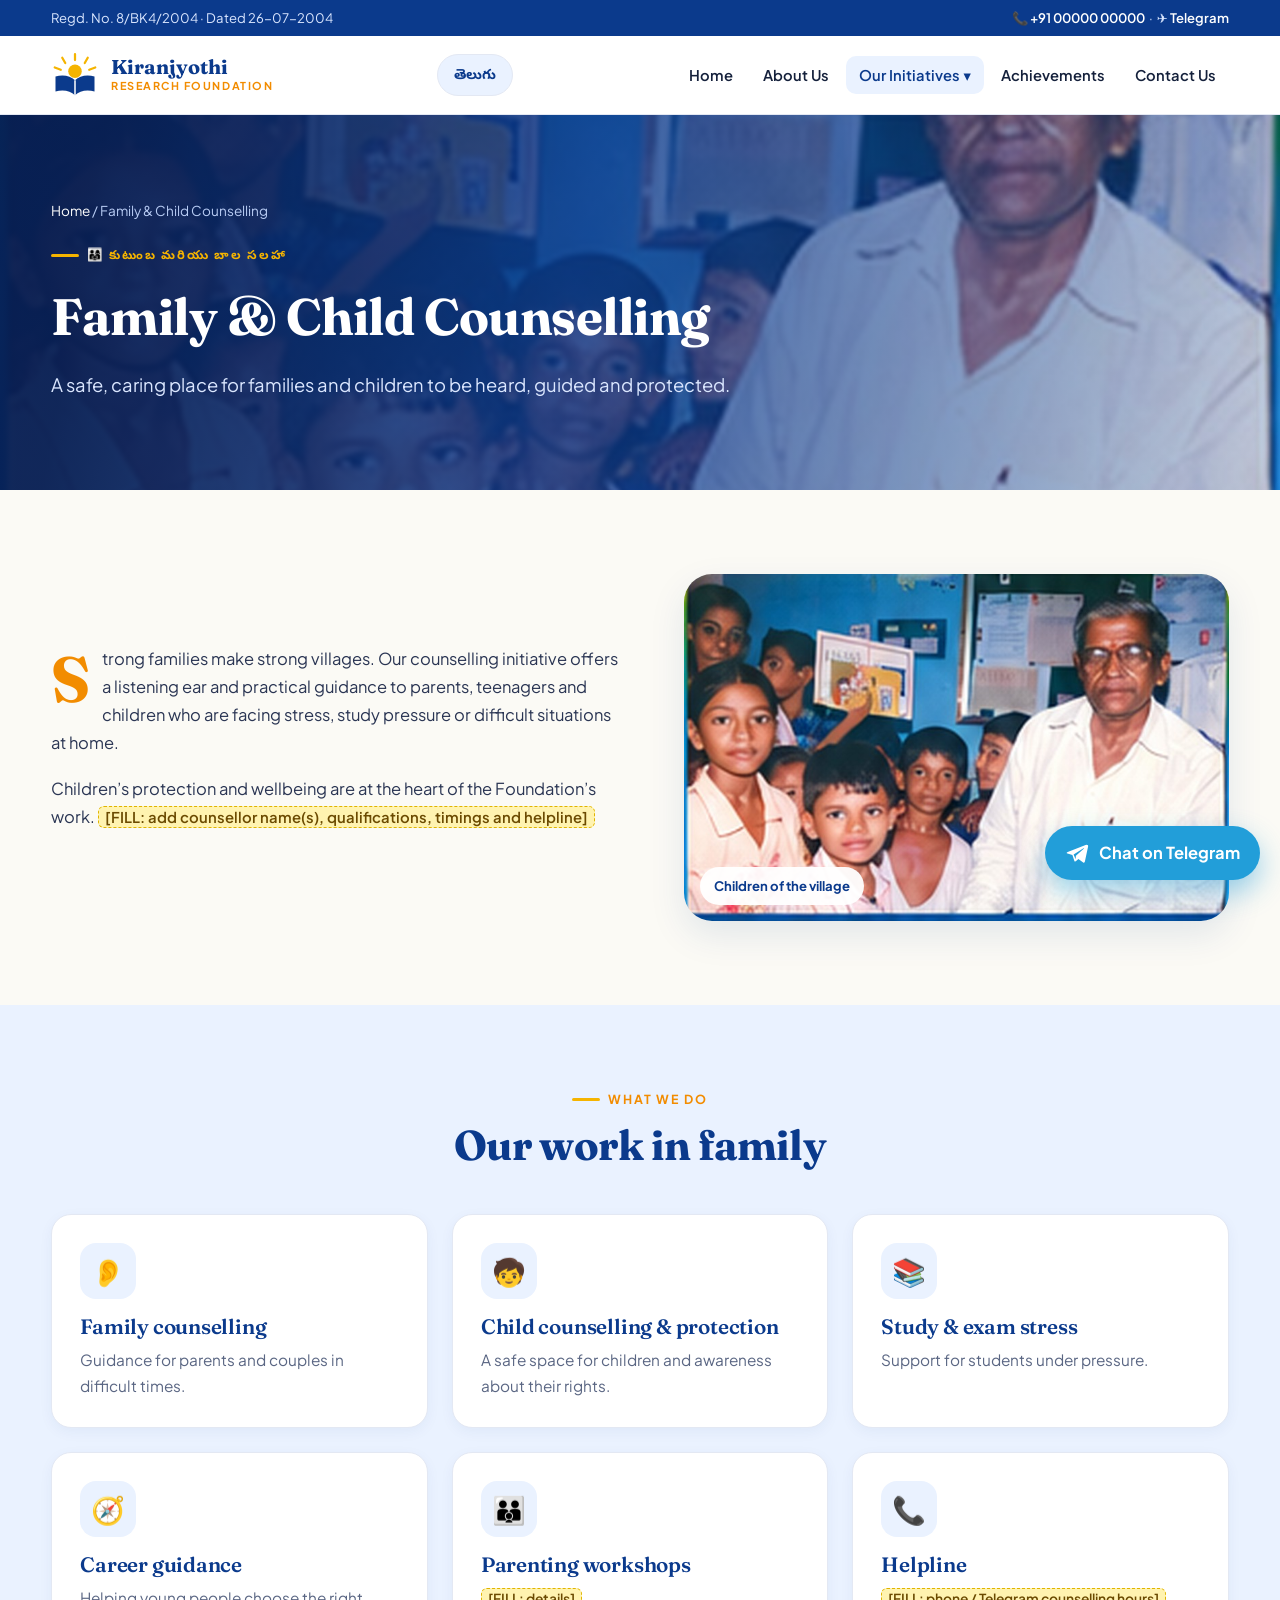
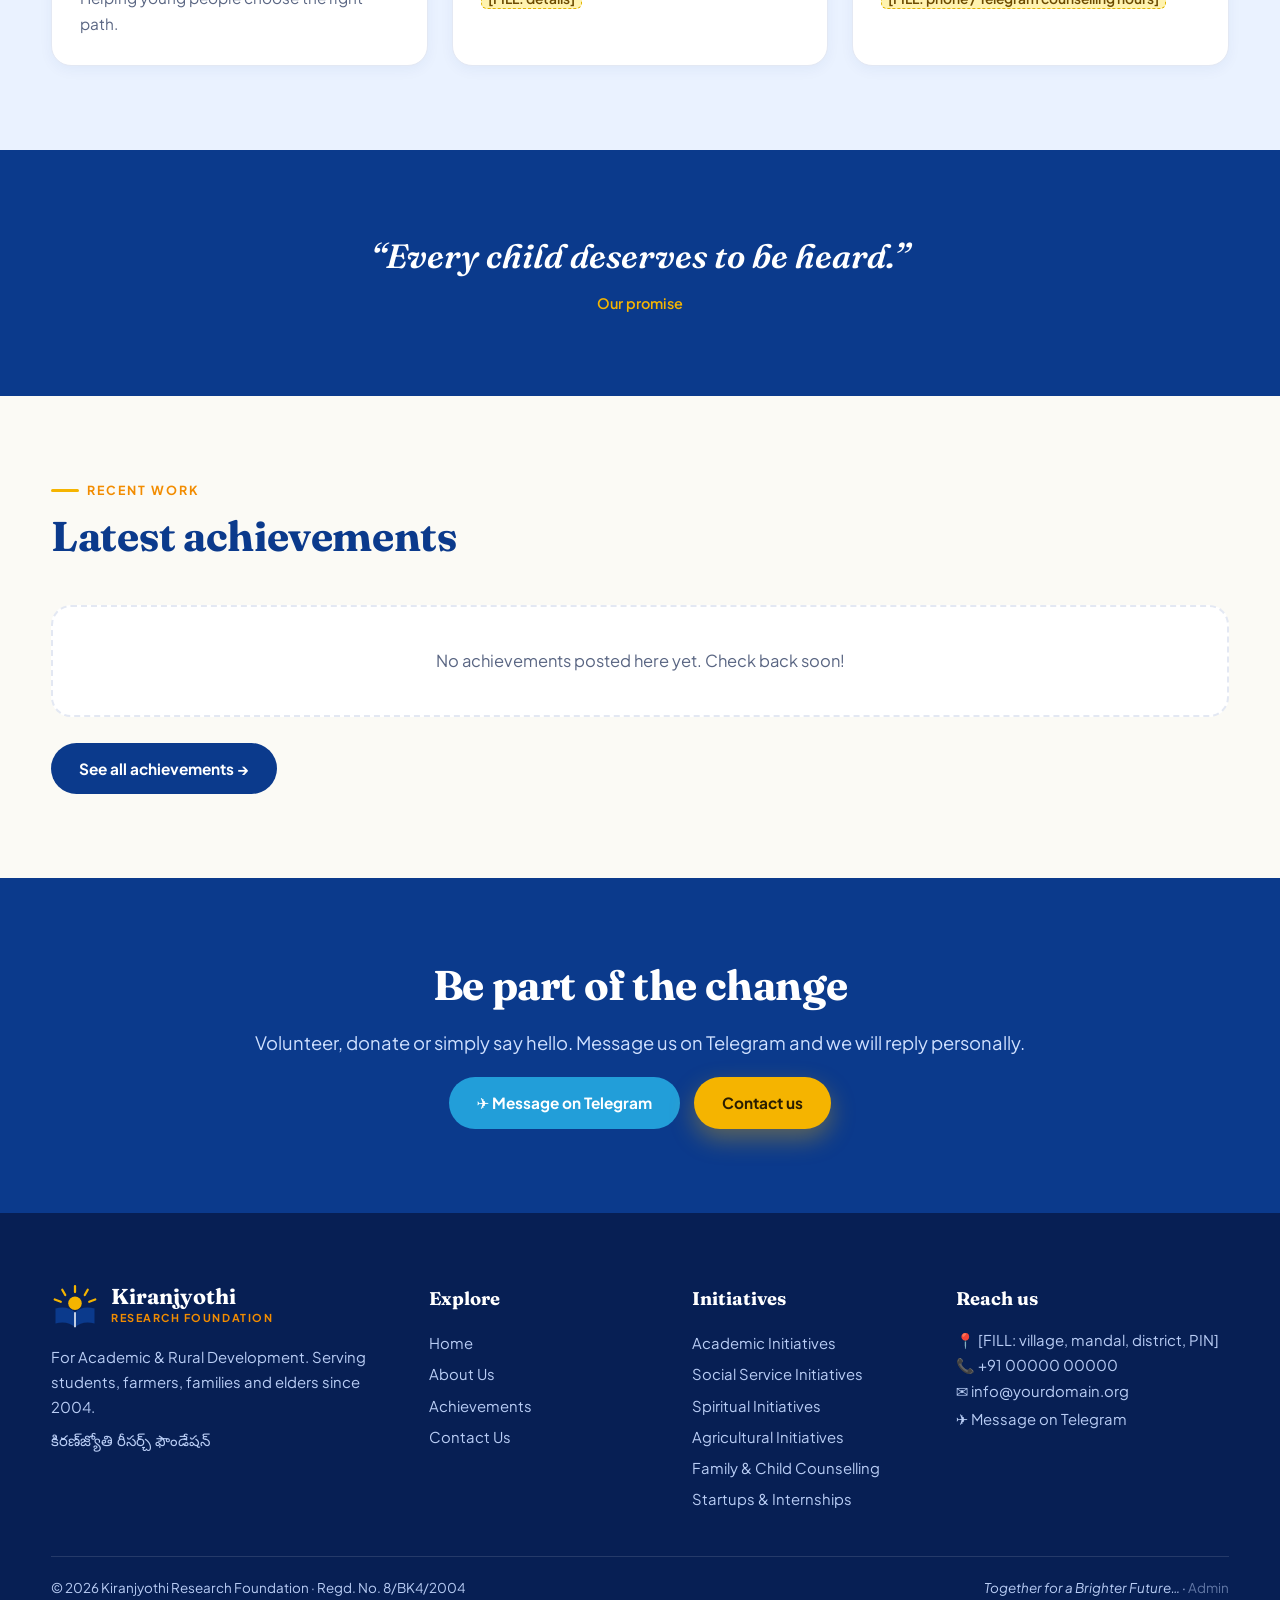
<file: family-counselling.html>
<!DOCTYPE html>
<html lang="en"><head><meta charset="utf-8"><meta name="viewport" content="width=device-width,initial-scale=1">
<title>Family & Child Counselling — Kiranjyothi Research Foundation</title><meta name="description" content="A safe, caring place for families and children to be heard, guided and protected."><link rel="icon" href="data:image/svg+xml,%3Csvg xmlns='http://www.w3.org/2000/svg' viewBox='0 0 64 64'%3E%3Ccircle cx='32' cy='32' r='30' fill='%230b3a8c'/%3E%3Ccircle cx='32' cy='28' r='10' fill='%23f5b400'/%3E%3C/svg%3E">
<link rel="preconnect" href="https://fonts.googleapis.com"><link rel="preconnect" href="https://fonts.gstatic.com" crossorigin>
<link href="https://fonts.googleapis.com/css2?family=Fraunces:ital,opsz,wght@0,9..144,500;0,9..144,700;1,9..144,600&family=Noto+Sans+Telugu:wght@400;600;700&family=Plus+Jakarta+Sans:wght@400;500;600;700;800&display=swap" rel="stylesheet">
<style>
:root{
  --blue:#0b3a8c;--blue2:#1f6fe0;--sky:#eaf2ff;--gold:#f5b400;--saffron:#f28c00;--green:#1e9e5a;
  --ink:#14203b;--muted:#5a6683;--bg:#fbfaf5;--card:#fff;--line:#e3e8f3;
  --r:20px;--shadow:0 14px 36px rgba(11,58,140,.10);
  --display:'Fraunces','Georgia','Times New Roman',serif;
  --body:'Plus Jakarta Sans','Noto Sans Telugu','Segoe UI',system-ui,sans-serif;
}
*{box-sizing:border-box;margin:0;padding:0}
html{scroll-behavior:smooth}
body{font-family:var(--body);color:var(--ink);background:var(--bg);line-height:1.7;font-size:16.5px;-webkit-font-smoothing:antialiased}
img{max-width:100%;display:block}
a{color:var(--blue2);text-decoration:none}
.te{font-family:'Noto Sans Telugu','Plus Jakarta Sans',sans-serif}
.wrap{width:min(1180px,92%);margin-inline:auto}
h1,h2,h3{font-family:var(--display);line-height:1.15;color:var(--blue);letter-spacing:-.01em}
h1{font-size:clamp(2.3rem,5.2vw,4rem);font-weight:700}
h2{font-size:clamp(1.8rem,3.4vw,2.6rem);font-weight:700}
h3{font-size:1.3rem;font-weight:600}
.eyebrow{display:inline-flex;gap:.5rem;align-items:center;font-size:.78rem;font-weight:700;letter-spacing:.16em;text-transform:uppercase;color:var(--saffron)}
.eyebrow::before{content:"";width:28px;height:3px;background:var(--gold);border-radius:3px}
.lead{font-size:1.15rem;color:var(--muted);max-width:62ch}
section{padding:84px 0}
.sec-head{margin-bottom:44px;display:grid;gap:12px}
.sec-head.center{text-align:center;justify-items:center}
mark.fill{background:#fff3b0;color:#6b4a00;padding:1px 6px;border-radius:6px;font-size:.9em;font-weight:600;border:1px dashed #e0b400}

/* top strip + header */
.strip{background:var(--blue);color:#dbe7ff;font-size:.82rem;padding:7px 0}
.strip .wrap{display:flex;justify-content:space-between;gap:12px;flex-wrap:wrap}
.strip a{color:#fff;font-weight:600}
header.site{position:sticky;top:0;z-index:50;background:rgba(255,255,255,.92);backdrop-filter:blur(12px);border-bottom:1px solid var(--line)}
header.site .wrap{display:flex;align-items:center;justify-content:space-between;height:78px;gap:18px}
.brand{display:flex;align-items:center;gap:12px;color:var(--blue)}
.brand svg{width:48px;height:48px;flex:none}
.brand b{font-family:var(--display);font-size:1.25rem;display:block;line-height:1.05}
.brand small{display:block;font-size:.68rem;letter-spacing:.14em;color:var(--saffron);font-weight:700;text-transform:uppercase}
nav.main{display:flex;gap:4px;align-items:center}
nav.main a,nav.main .dd>button{font:600 .92rem var(--body);color:var(--ink);padding:10px 13px;border-radius:10px;background:none;border:0;cursor:pointer;display:block}
nav.main a:hover,nav.main .dd>button:hover,nav.main a.active,nav.main .dd.active>button{background:var(--sky);color:var(--blue)}
.dd{position:relative}
.dd .menu{position:absolute;top:100%;left:0;min-width:270px;background:#fff;border:1px solid var(--line);border-radius:16px;box-shadow:var(--shadow);padding:8px;display:none}
.dd:hover .menu,.dd:focus-within .menu,.dd.open .menu{display:block}
.dd .menu a{display:flex;gap:10px;align-items:center}
.burger{display:none;background:var(--blue);color:#fff;border:0;width:44px;height:44px;border-radius:12px;font-size:1.3rem;cursor:pointer}
@media(max-width:1020px){
  .burger{display:block}
  nav.main{position:fixed;inset:78px 0 0 0;background:#fff;flex-direction:column;align-items:stretch;padding:18px;overflow:auto;transform:translateX(100%);transition:.3s}
  nav.main.open{transform:none}
  .dd .menu{position:static;display:block;border:0;box-shadow:none;padding:0 0 0 12px}
  .dd>button{display:none!important}
}

/* buttons */
.btn{display:inline-flex;align-items:center;gap:.55rem;padding:14px 26px;border-radius:999px;font:700 .96rem var(--body);border:2px solid transparent;cursor:pointer;transition:.25s}
.btn.primary{background:var(--gold);color:#2a1d00;box-shadow:0 10px 24px rgba(245,180,0,.35)}
.btn.primary:hover{transform:translateY(-3px)}
.btn.ghost{border-color:rgba(255,255,255,.7);color:#fff}
.btn.ghost:hover{background:#fff;color:var(--blue)}
.btn.blue{background:var(--blue);color:#fff}
.btn.blue:hover{background:var(--blue2)}
.btn.tg{background:#229ed9;color:#fff}

/* hero */
.hero{position:relative;color:#fff;background:var(--blue);overflow:hidden;padding:0}
.hero .bg{position:absolute;inset:0;background-size:cover;background-position:center}
.hero::after{content:"";position:absolute;inset:0;background:linear-gradient(100deg,rgba(7,31,84,.96) 8%,rgba(11,58,140,.82) 45%,rgba(11,58,140,.25) 100%)}
.hero .wrap{position:relative;z-index:2;padding:110px 0 150px;display:grid;gap:22px;max-width:1180px}
.hero h1{color:#fff;max-width:15ch}
.hero h1 em{font-style:italic;color:var(--gold)}
.hero p.lead{color:#dbe7ff}
.hero .eyebrow{color:var(--gold)}
.hero .ctas{display:flex;gap:14px;flex-wrap:wrap;margin-top:8px}
.hero.small .wrap{padding:84px 0 90px}
.hero.small h1{font-size:clamp(2.1rem,4.4vw,3.2rem);max-width:22ch}
.sunrise{position:absolute;right:-90px;bottom:-110px;width:520px;opacity:.16;z-index:1}
.crumbs{font-size:.85rem;color:#b9cdf5}.crumbs a{color:#fff}

/* stats band */
.stats{margin-top:-70px;position:relative;z-index:5;padding:0}
.stats .grid{background:#fff;border-radius:26px;box-shadow:var(--shadow);display:grid;grid-template-columns:repeat(4,1fr);border:1px solid var(--line)}
.stat{padding:30px 22px;text-align:center;border-right:1px solid var(--line)}
.stat:last-child{border:0}
.stat b{font-family:var(--display);font-size:2.6rem;color:var(--blue);display:block;line-height:1}
.stat span{font-size:.88rem;color:var(--muted);font-weight:600}
@media(max-width:720px){.stats .grid{grid-template-columns:repeat(2,1fr)}.stat:nth-child(2){border-right:0}.stat{border-bottom:1px solid var(--line)}}

/* grids and cards */
.grid{display:grid;gap:24px}
.g2{grid-template-columns:repeat(2,1fr)}.g3{grid-template-columns:repeat(3,1fr)}.g4{grid-template-columns:repeat(4,1fr)}
@media(max-width:900px){.g3,.g4{grid-template-columns:repeat(2,1fr)}}
@media(max-width:620px){.g2,.g3,.g4{grid-template-columns:1fr}}
.card{background:var(--card);border:1px solid var(--line);border-radius:var(--r);padding:28px;box-shadow:0 4px 14px rgba(11,58,140,.05);transition:.3s}
.card:hover{transform:translateY(-6px);box-shadow:var(--shadow)}
.card .ico{width:56px;height:56px;border-radius:16px;display:grid;place-items:center;font-size:1.7rem;background:var(--sky);margin-bottom:16px}
.card p{color:var(--muted);font-size:.96rem;margin-top:8px}
.focus{position:relative;overflow:hidden;color:#fff;border:0;min-height:260px;display:flex;flex-direction:column;justify-content:flex-end}
.focus h3{color:#fff}.focus p{color:rgba(255,255,255,.88)}
.focus .te{opacity:.85;font-size:.9rem}
.focus::before{content:"";position:absolute;inset:0;background:var(--c);z-index:0}
.focus::after{content:attr(data-n);position:absolute;top:8px;right:20px;font:700 5.5rem var(--display);opacity:.15;color:#fff}
.focus>*{position:relative;z-index:1}
.focus .more{margin-top:14px;font-weight:700;font-size:.9rem;color:var(--gold)}
.split{display:grid;grid-template-columns:1.05fr 1fr;gap:60px;align-items:center}
@media(max-width:900px){.split{grid-template-columns:1fr;gap:34px}}
.photo{border-radius:28px;overflow:hidden;box-shadow:var(--shadow);position:relative}
.photo img{width:100%;height:100%;object-fit:cover}
.photo .tag{position:absolute;left:16px;bottom:16px;background:rgba(255,255,255,.95);padding:8px 14px;border-radius:999px;font-weight:700;font-size:.82rem;color:var(--blue)}
.essay p{margin-bottom:1.1em;color:#2a3553}
.essay p:first-of-type::first-letter{font:700 4rem/0.8 var(--display);float:left;padding:8px 12px 0 0;color:var(--saffron)}
.ticks{list-style:none;display:grid;gap:12px}
.ticks li{display:flex;gap:12px;align-items:flex-start;padding:14px 16px;background:#fff;border:1px solid var(--line);border-radius:14px}
.ticks li::before{content:"✓";flex:none;width:26px;height:26px;border-radius:50%;background:var(--green);color:#fff;display:grid;place-items:center;font-size:.8rem;font-weight:800;margin-top:2px}
.band{background:var(--blue);color:#fff;position:relative;overflow:hidden}
.band h2,.band h3{color:#fff}.band .lead{color:#cfe0ff}
.soft{background:var(--sky)}
.quote{font:italic 600 clamp(1.4rem,3vw,2.1rem)/1.35 var(--display);text-align:center;max-width:24em;margin:auto}
.quote small{display:block;font:600 .9rem var(--body);color:var(--gold);margin-top:14px;font-style:normal}

/* timeline */
.timeline{position:relative;display:grid;gap:26px;padding-left:34px;border-left:3px solid var(--gold)}
.tl{position:relative}.tl::before{content:"";position:absolute;left:-44px;top:6px;width:16px;height:16px;border-radius:50%;background:var(--blue);border:4px solid var(--gold)}
.tl b{font-family:var(--display);font-size:1.3rem;color:var(--blue)}

/* gallery */
.gallery{display:grid;grid-template-columns:repeat(4,1fr);gap:14px}
.gallery figure{border-radius:18px;overflow:hidden;position:relative;aspect-ratio:4/3;cursor:zoom-in;background:#ddd}
.gallery figure:nth-child(1){grid-column:span 2;grid-row:span 2;aspect-ratio:auto}
.gallery img{width:100%;height:100%;object-fit:cover;transition:.5s}
.gallery figure:hover img{transform:scale(1.07)}
.gallery figcaption{position:absolute;inset:auto 0 0 0;padding:26px 14px 10px;background:linear-gradient(transparent,rgba(5,20,60,.85));color:#fff;font-size:.85rem;font-weight:600}
@media(max-width:720px){.gallery{grid-template-columns:repeat(2,1fr)}}
.lightbox{position:fixed;inset:0;background:rgba(5,15,40,.92);z-index:100;display:none;place-items:center;padding:24px}
.lightbox.show{display:grid}.lightbox img{max-height:90vh;border-radius:12px}

/* achievements */
.ach-card{display:flex;flex-direction:column;background:#fff;border:1px solid var(--line);border-radius:var(--r);overflow:hidden;color:inherit;transition:.3s}
.ach-card:hover{transform:translateY(-6px);box-shadow:var(--shadow)}
.ach-card .im{aspect-ratio:16/10;background:linear-gradient(135deg,var(--blue),var(--blue2));overflow:hidden;display:grid;place-items:center;font-size:3rem}
.ach-card .im img{width:100%;height:100%;object-fit:cover}
.ach-card .tx{padding:20px 22px 24px;display:grid;gap:8px}
.ach-card h3{font-size:1.18rem}
.ach-card p{color:var(--muted);font-size:.93rem}
.badge{display:inline-block;font-size:.72rem;font-weight:800;letter-spacing:.08em;text-transform:uppercase;padding:4px 11px;border-radius:999px;background:var(--sky);color:var(--blue);justify-self:start}
.meta{font-size:.82rem;color:var(--muted);font-weight:600}
.filters{display:flex;gap:10px;flex-wrap:wrap;margin-bottom:30px}
.chip{padding:9px 18px;border-radius:999px;border:1.5px solid var(--line);background:#fff;font:600 .88rem var(--body);cursor:pointer}
.chip.on,.chip:hover{background:var(--blue);color:#fff;border-color:var(--blue)}
.empty{padding:40px;text-align:center;color:var(--muted);background:#fff;border:2px dashed var(--line);border-radius:var(--r);grid-column:1/-1}
.article{max-width:820px;margin:auto}
.article .body p{margin-bottom:1.2em;font-size:1.08rem}
.article .hero-img{border-radius:24px;overflow:hidden;margin:26px 0;box-shadow:var(--shadow)}

/* forms */
form.f{display:grid;gap:16px}
label{font-weight:700;font-size:.88rem;color:var(--blue);display:grid;gap:6px}
input,textarea,select{font:inherit;padding:13px 15px;border:1.5px solid var(--line);border-radius:12px;background:#fff;color:var(--ink);width:100%}
input:focus,textarea:focus,select:focus{outline:3px solid rgba(31,111,224,.25);border-color:var(--blue2)}
textarea{min-height:130px;resize:vertical}
.note{font-size:.85rem;color:var(--muted)}
.status{padding:12px 16px;border-radius:12px;font-weight:600;display:none}
.status.ok{display:block;background:#e5f7ec;color:#116b3a}.status.err{display:block;background:#fdeaea;color:#9a1d1d}
.infobox{display:grid;gap:18px}
.infobox div{display:flex;gap:14px;align-items:flex-start}
.infobox .ico{width:46px;height:46px;border-radius:14px;background:var(--sky);display:grid;place-items:center;font-size:1.3rem;flex:none}

/* footer */
footer.site{background:#071f54;color:#b9cdf5;padding:70px 0 26px;font-size:.93rem}
footer.site h4{color:#fff;font-family:var(--display);font-size:1.15rem;margin-bottom:14px}
footer.site a{color:#b9cdf5;display:block;padding:3px 0}footer.site a:hover{color:var(--gold)}
footer.site .cols{display:grid;grid-template-columns:1.5fr 1fr 1fr 1.2fr;gap:36px}
@media(max-width:900px){footer.site .cols{grid-template-columns:1fr 1fr}}
@media(max-width:560px){footer.site .cols{grid-template-columns:1fr}}
footer.site .legal{border-top:1px solid rgba(255,255,255,.12);margin-top:40px;padding-top:20px;display:flex;justify-content:space-between;flex-wrap:wrap;gap:10px;font-size:.84rem}

/* telegram float */
.tg-float{position:fixed;right:20px;bottom:20px;z-index:60;display:flex;align-items:center;gap:10px;background:#229ed9;color:#fff;padding:13px 20px;border-radius:999px;font-weight:700;box-shadow:0 12px 28px rgba(34,158,217,.45);transition:.25s}
.tg-float:hover{transform:translateY(-4px);color:#fff}
.tg-float svg{width:24px;height:24px}
@media(max-width:560px){.tg-float span{display:none}.tg-float{padding:14px}}

/* admin */
.admin-bar{display:flex;justify-content:space-between;align-items:center;gap:12px;flex-wrap:wrap;margin-bottom:26px}
.thumbs{display:flex;gap:10px;flex-wrap:wrap}
.thumbs div{position:relative}.thumbs img{width:90px;height:70px;object-fit:cover;border-radius:10px}
.thumbs button{position:absolute;top:-8px;right:-8px;border:0;background:#c0392b;color:#fff;width:22px;height:22px;border-radius:50%;cursor:pointer}
.row{display:flex;justify-content:space-between;align-items:center;gap:14px;padding:14px 0;border-bottom:1px solid var(--line)}
.row small{color:var(--muted)}
.mini{padding:7px 14px;border-radius:10px;border:1.5px solid var(--line);background:#fff;font:600 .82rem var(--body);cursor:pointer}
.mini.danger{color:#b3261e;border-color:#f3c4c0}

/* reveal */
.rv{opacity:0;transform:translateY(26px);transition:opacity .7s,transform .7s}
.rv.in{opacity:1;transform:none}
@media(prefers-reduced-motion:reduce){.rv{opacity:1;transform:none;transition:none}html{scroll-behavior:auto}}

/* language switch */
.hd-right{display:flex;gap:10px;align-items:center}
.lang-btn{background:var(--sky);color:var(--blue);border:1.5px solid var(--line);padding:9px 16px;border-radius:999px;font:700 .88rem var(--body);cursor:pointer;white-space:nowrap}
.lang-btn:hover{background:var(--blue);color:#fff;border-color:var(--blue)}
html[lang="te"] body{font-family:'Noto Sans Telugu','Plus Jakarta Sans',sans-serif}
html[lang="te"] h1,html[lang="te"] h2,html[lang="te"] h3,html[lang="te"] .brand b{font-family:'Noto Sans Telugu',sans-serif;letter-spacing:0;line-height:1.3}
html[lang="te"] .eyebrow{letter-spacing:.02em;text-transform:none}

</style></head><body>
<div class="strip"><div class="wrap"><span>Regd. No. 8/BK4/2004 · Dated 26-07-2004</span><span>📞 <a href="tel:+910000000000">+91 00000 00000</a> &nbsp;·&nbsp; ✈️ <a data-tg href="#">Telegram</a></span></div></div><header class="site"><div class="wrap"><a class="brand" href="index.html"><svg viewBox="0 0 64 64" aria-hidden="true"><g stroke="#f5b400" stroke-width="3" stroke-linecap="round"><path d="M32 4v8M15 9l4 7M49 9l-4 7M5 22l8 3M59 22l-8 3"/></g><circle cx="32" cy="27" r="9" fill="#f5b400"/><path d="M6 34c10-3 20-1 26 5 6-6 16-8 26-5v20c-10-3-20-1-26 5-6-6-16-8-26-5z" fill="#0b3a8c"/><path d="M32 39v20" stroke="#fff" stroke-width="2"/></svg><span><b>Kiranjyothi</b><small>Research Foundation</small></span></a><div class="hd-right"><button class="lang-btn" id="langBtn" type="button">తెలుగు</button><button class="burger" aria-label="Menu" aria-expanded="false">☰</button></div><nav class="main"><a href="index.html">Home</a><a href="about.html">About Us</a><div class="dd active"><button type="button">Our Initiatives ▾</button><div class="menu"><a href="academic.html">🎓 Academic Initiatives</a><a href="social-service.html">🤝 Social Service Initiatives</a><a href="spiritual.html">🕉️ Spiritual Initiatives</a><a href="agricultural.html">🌾 Agricultural Initiatives</a><a href="family-counselling.html">👨‍👩‍👧 Family & Child Counselling</a><a href="startups-internships.html">🚀 Startups & Internships</a></div></div><a href="achievements.html">Achievements</a><a href="contact.html">Contact Us</a></nav></div></header>
<main><section class="hero small"><div class="bg" style="background-image:url(images/founder-with-children.jpg)"></div><div class="wrap"><div class="crumbs"><a href="index.html">Home</a> / Family & Child Counselling</div><span class="eyebrow">👨‍👩‍👧 కుటుంబ మరియు బాల సలహా</span><h1>Family & Child Counselling</h1><p class="lead">A safe, caring place for families and children to be heard, guided and protected.</p></div></section><section><div class="wrap split"><div class="essay rv"><p>Strong families make strong villages. Our counselling initiative offers a listening ear and practical guidance to parents, teenagers and children who are facing stress, study pressure or difficult situations at home.</p><p>Children’s protection and wellbeing are at the heart of the Foundation’s work. <mark class="fill">[FILL: add counsellor name(s), qualifications, timings and helpline]</mark></p></div><div class="photo rv"><img src="images/founder-with-children.jpg" alt="Family & Child Counselling"><span class="tag">Children of the village</span></div></div></section><section class="soft"><div class="wrap"><div class="sec-head center"><span class="eyebrow">What we do</span><h2>Our work in family</h2></div><div class="grid g3"><div class="card rv"><div class="ico">👂</div><h3>Family counselling</h3><p>Guidance for parents and couples in difficult times.</p></div><div class="card rv"><div class="ico">🧒</div><h3>Child counselling & protection</h3><p>A safe space for children and awareness about their rights.</p></div><div class="card rv"><div class="ico">📚</div><h3>Study & exam stress</h3><p>Support for students under pressure.</p></div><div class="card rv"><div class="ico">🧭</div><h3>Career guidance</h3><p>Helping young people choose the right path.</p></div><div class="card rv"><div class="ico">👪</div><h3>Parenting workshops</h3><p><mark class="fill">[FILL: details]</mark></p></div><div class="card rv"><div class="ico">📞</div><h3>Helpline</h3><p><mark class="fill">[FILL: phone / Telegram counselling hours]</mark></p></div></div></div></section><section class="band"><div class="wrap"><blockquote class="quote rv">“Every child deserves to be heard.”<small>Our promise</small></blockquote></div></section><section><div class="wrap"><div class="sec-head"><span class="eyebrow">Recent work</span><h2>Latest achievements</h2></div><div class="grid g3" data-achievements data-cat="family" data-limit="3"></div><p style="margin-top:26px"><a class="btn blue" href="achievements.html">See all achievements →</a></p></div></section><section class="band"><div class="wrap" style="text-align:center;display:grid;gap:18px;justify-items:center"><h2>Be part of the change</h2><p class="lead">Volunteer, donate or simply say hello. Message us on Telegram and we will reply personally.</p><div style="display:flex;gap:14px;flex-wrap:wrap;justify-content:center"><a class="btn tg" data-tg href="#">✈️ Message on Telegram</a><a class="btn primary" href="contact.html">Contact us</a></div></div></section></main>
<footer class="site"><div class="wrap"><div class="cols"><div><div class="brand" style="color:#fff;margin-bottom:14px"><svg viewBox="0 0 64 64" aria-hidden="true"><g stroke="#f5b400" stroke-width="3" stroke-linecap="round"><path d="M32 4v8M15 9l4 7M49 9l-4 7M5 22l8 3M59 22l-8 3"/></g><circle cx="32" cy="27" r="9" fill="#f5b400"/><path d="M6 34c10-3 20-1 26 5 6-6 16-8 26-5v20c-10-3-20-1-26 5-6-6-16-8-26-5z" fill="#0b3a8c"/><path d="M32 39v20" stroke="#fff" stroke-width="2"/></svg><span><b style="font-size:1.35rem">Kiranjyothi</b><small>Research Foundation</small></span></div><p>For Academic & Rural Development. Serving students, farmers, families and elders since 2004.</p><p class="te" style="margin-top:10px">కిరణ్‌జ్యోతి రీసర్చ్ ఫౌండేషన్</p></div><div><h4>Explore</h4><a href="index.html">Home</a><a href="about.html">About Us</a><a href="achievements.html">Achievements</a><a href="contact.html">Contact Us</a></div><div><h4>Initiatives</h4><a href="academic.html">Academic Initiatives</a><a href="social-service.html">Social Service Initiatives</a><a href="spiritual.html">Spiritual Initiatives</a><a href="agricultural.html">Agricultural Initiatives</a><a href="family-counselling.html">Family & Child Counselling</a><a href="startups-internships.html">Startups & Internships</a></div><div><h4>Reach us</h4><p>📍 [FILL: village, mandal, district, PIN]</p><p>📞 <a style="display:inline" href="tel:+910000000000">+91 00000 00000</a></p><p>✉️ <a style="display:inline" href="mailto:info@yourdomain.org">info@yourdomain.org</a></p><p><a data-tg href="#">✈️ Message on Telegram</a></p></div></div><div class="legal"><span>© <span id="yr"></span> Kiranjyothi Research Foundation · Regd. No. 8/BK4/2004</span><span><em>Together for a Brighter Future…</em> · <a style="display:inline;opacity:.5" href="admin.html">Admin</a></span></div></div></footer><a class="tg-float" data-tg href="#" aria-label="Message us on Telegram"><svg viewBox="0 0 24 24" fill="currentColor"><path d="M21.9 3.6 2.7 11c-1.3.5-1.3 1.3-.2 1.6l4.9 1.5 1.9 5.7c.2.6.4.8.9.8.4 0 .6-.2.9-.5l2.3-2.2 4.8 3.5c.9.5 1.5.2 1.7-.8l3.2-15.1c.3-1.3-.5-1.9-1.7-1.4zM8.6 13.5l9.9-6.2c.5-.3.9-.1.5.2l-8.1 7.3-.3 3.4-2-4.7z"/></svg><span>Chat on Telegram</span></a><div class="lightbox" role="dialog" aria-label="Image viewer"></div><script>document.getElementById("yr").textContent=new Date().getFullYear()</script>
<script>window.KRF_CONFIG={"orgName": "Kiranjyothi Research Foundation", "founded": 2004, "telegramUsername": "YourTelegramUsername", "telegramBotToken": "", "telegramChatId": "", "telegramProxyUrl": "", "adminPassword": "change-this-password"};window.KRF_SEED=[{"id": "20-years-of-service", "title": "Two decades of service: Kiranjyothi turns 20", "category": "general", "date": "2024-07-26", "summary": "On 26 July 2024 the Foundation completed 20 years of service to students, farmers and elders.", "body": "Since 26 July 2004 the Kiranjyothi Research Foundation has worked quietly for education, skill development and rural welfare.\n\nTwenty years on, the work continues with the same spirit: Live and Let Live.\n\n[Owner: replace this text with the story of the anniversary event, guests who attended and what was announced.]", "images": ["images/building.jpg"]}, {"id": "ms-excel-competition-2024", "title": "MS Excel Competition for students", "category": "academic", "date": "2024-03-26", "summary": "A one-hour MS Excel competition at the school campus with cash prizes for the top three.", "body": "The Kiranjyothi Skill Development Academy held an MS Excel competition on 26 March 2024 at the school campus. The test lasted 1 hour.\n\nPrizes: 1st Rs. 1,500, 2nd Rs. 1,000 and 3rd Rs. 500.\n\n[Owner: add winners' names, number of participants and photos.]", "images": ["images/computer-lab.jpg"]}, {"id": "technical-lecture-cloud-devops-2024", "title": "Technical lecture: Cloud, AWS, SQL, DevOps and Python", "category": "startups", "date": "2024-03-26", "summary": "An employability session where an experienced IT professional oriented youth on cloud, AWS/SQL, DevOps and Python.", "body": "On Sunday 26 March 2024 (9:00 am to 4:00 pm) the Skill Development Academy hosted a technical lecture session titled 'An orientation session on Cloud Transformation, AWS/SQL, DevOps and Python'.\n\nThe resource person is a software professional with more than 8 years of experience who has trained over 2000 students.\n\n[Owner: add the speaker's full name, attendance and photos.]", "images": ["images/classroom.jpg"]}, {"id": "interview-gd-workshop-2023", "title": "How to Succeed in Interview and Group Discussion", "category": "startups", "date": "2023-10-22", "summary": "A Sunday workshop by an expert team from Hyderabad on interviews, group discussion, resumes and personality development.", "body": "On 22 October 2023 (Sunday, 9:00 am to 6:00 pm) a renowned expert team from Hyderabad conducted a full-day programme.\n\nTopics: how to do an interview and group discussion effectively, tips for good communication, resume writing and interview preparation, personality development and career guidance.\n\n[Owner: add photos and feedback from participants.]", "images": ["images/scholarship-handover.jpg"]}, {"id": "elders-distribution-programme", "title": "Support and distribution programme for the elderly", "category": "social", "date": "2024-01-15", "summary": "Clothes and essentials were distributed to old-aged people of the village.", "body": "The Foundation regularly distributes clothes and accessories to elderly people, honouring them with respect.\n\n[Owner: add the exact date, place and number of beneficiaries, then replace this note.]", "images": ["images/elderly-distribution.jpg"]}, {"id": "founder-with-children", "title": "Our founder with the children of the village", "category": "academic", "date": "2004-12-01", "summary": "From the early years: books, notebooks and encouragement for children who needed them most.", "body": "From the very beginning, the Foundation's family has stood beside children and parents who could not afford school supplies.\n\n[Owner: replace this with the story behind this photograph.]", "images": ["images/founder-with-children.jpg"]}];</script>
<script>
(function(){
'use strict';
var C = window.KRF_CONFIG;
var KEY = 'krf_achievements_v1';
var CATS = {
  academic:{label:'Academic',page:'academic.html',icon:'🎓'},
  social:{label:'Social Service',page:'social-service.html',icon:'🤝'},
  spiritual:{label:'Spiritual',page:'spiritual.html',icon:'🕉️'},
  agri:{label:'Agricultural',page:'agricultural.html',icon:'🌾'},
  family:{label:'Family & Child Counselling',page:'family-counselling.html',icon:'👨‍👩‍👧'},
  startups:{label:'Startups & Internships',page:'startups-internships.html',icon:'🚀'},
  general:{label:'Foundation News',page:'about.html',icon:'⭐'}
};
/* ---------- English / Telugu language switch ---------- */
var TE = {
 'Home':'హోమ్','About Us':'మా గురించి','Our Initiatives ▾':'మా కార్యక్రమాలు ▾','Achievements':'విజయాలు','Contact Us':'సంప్రదించండి',
 'Explore':'అన్వేషించండి','Explore →':'అన్వేషించండి →','Initiatives':'కార్యక్రమాలు','Reach us':'మమ్మల్ని సంప్రదించండి',
 'Chat on Telegram':'టెలిగ్రామ్‌లో చాట్ చేయండి','Message on Telegram':'టెలిగ్రామ్‌లో సందేశం పంపండి','Open Telegram chat':'టెలిగ్రామ్ చాట్ తెరవండి',
 'Telegram':'టెలిగ్రామ్','Share on Telegram':'టెలిగ్రామ్‌లో షేర్ చేయండి','Send via Telegram':'టెలిగ్రామ్ ద్వారా పంపండి',
 'Our story':'మా కథ','See achievements':'విజయాలు చూడండి','Read our full story →':'మా పూర్తి కథ చదవండి →','Read more →':'మరింత చదవండి →',
 'Since 2004 · For Academic & Rural Development':'2004 నుండి · విద్యా & గ్రామీణాభివృద్ధి కోసం',
 'Together for a Brighter Future…':'ఉజ్వల భవిష్యత్తు కోసం కలిసి…',
 'Years of service':'సేవా సంవత్సరాలు','Focus initiatives':'ప్రధాన కార్యక్రమాలు','Computer courses':'కంప్యూటర్ కోర్సులు','Year of registration':'నమోదైన సంవత్సరం',
 'Our focus areas':'మా ప్రధాన రంగాలు','Six initiatives, one mission':'ఆరు కార్యక్రమాలు, ఒకే లక్ష్యం',
 'Academic Initiatives':'విద్యా కార్యక్రమాలు','Social Service Initiatives':'సామాజిక సేవా కార్యక్రమాలు','Spiritual Initiatives':'ఆధ్యాత్మిక కార్యక్రమాలు',
 'Agricultural Initiatives':'వ్యవసాయ కార్యక్రమాలు','Social Service':'సామాజిక సేవ','Family & Child Counselling':'కుటుంబ & బాల సలహా','Startups & Internships':'స్టార్టప్‌లు & ఇంటర్న్‌షిప్‌లు',
 'Latest achievements':'తాజా విజయాలు','See all achievements →':'అన్ని విజయాలు చూడండి →','All achievements →':'అన్ని విజయాలు →','← All achievements':'← అన్ని విజయాలు',
 'Recent work':'ఇటీవలి పని','Our impact':'మా ప్రభావం','All':'అన్నీ',
 'Academic':'విద్య','Spiritual':'ఆధ్యాత్మిక','Agricultural':'వ్యవసాయం','Foundation News':'సంస్థ వార్తలు',
 'Gallery':'గ్యాలరీ','Our work in action':'ఆచరణలో మా పని','Our campus & community':'మా క్యాంపస్ & సమాజం','Moments from the field':'క్షేత్రం నుండి దృశ్యాలు',
 'What we do':'మేము చేసేది','Where it began':'ఇక్కడ మొదలైంది','Our promise':'మా వాగ్దానం',
 'Who we are':'మేము ఎవరం','Our aims':'మా లక్ష్యాలు','Why we exist':'మేము ఎందుకు ఉన్నాం','Our journey':'మా ప్రయాణం','Milestones':'ముఖ్య ఘట్టాలు',
 'Inside the Foundation':'సంస్థ లోపల','Our people':'మా బృందం','Leadership & team':'నాయకత్వం & బృందం','About us':'మా గురించి',
 'Get in touch':'మమ్మల్ని సంప్రదించండి','Let’s talk':'మాట్లాడుకుందాం','Send us a message':'మాకు సందేశం పంపండి','Your name':'మీ పేరు',
 'Phone / Telegram':'ఫోన్ / టెలిగ్రామ్','Topic':'విషయం','Message':'సందేశం','Address':'చిరునామా','Phone':'ఫోన్','Email':'ఇమెయిల్',
 'Office hours':'కార్యాలయ వేళలు','Find us':'మమ్మల్ని కనుగొనండి','Our location':'మా ప్రదేశం','Search':'వెతుకు',
 'Be part of the change':'మార్పులో భాగమవ్వండి',
 'Volunteer, donate or simply say hello. Message us on Telegram and we will reply personally.':'స్వచ్ఛందంగా సేవ చేయండి, విరాళం ఇవ్వండి, లేదా ఒక్క పలకరింపు పంపండి. టెలిగ్రామ్‌లో మాకు సందేశం పంపండి, మేము వ్యక్తిగతంగా బదులిస్తాం.',
 'Contact us':'మమ్మల్ని సంప్రదించండి','← All achievements ':'← అన్ని విజయాలు '
};
var PH = {'Search achievements…':'విజయాలను వెతకండి…'};
var LANG_KEY = 'krf_lang', curLang = 'en';
var origText = new WeakMap(), origHtml = new WeakMap(), origPh = new WeakMap();

function applyLang(){
  var te = curLang === 'te';
  document.documentElement.lang = te ? 'te' : 'en';
  document.querySelectorAll('[data-te]').forEach(function(el){
    if (te) { if (!origHtml.has(el)) origHtml.set(el, el.innerHTML); el.innerHTML = el.getAttribute('data-te'); }
    else if (origHtml.has(el)) { el.innerHTML = origHtml.get(el); origHtml.delete(el); }
  });
  document.querySelectorAll('[placeholder]').forEach(function(el){
    if (te) { if (!origPh.has(el)) origPh.set(el, el.placeholder); var k = origPh.get(el); if (PH[k]) el.placeholder = PH[k]; }
    else if (origPh.has(el)) { el.placeholder = origPh.get(el); origPh.delete(el); }
  });
  var w = document.createTreeWalker(document.body, NodeFilter.SHOW_TEXT, null), nodes = [], n;
  while ((n = w.nextNode())) { if (!/^(SCRIPT|STYLE|TEXTAREA|OPTION)$/.test(n.parentNode.nodeName)) nodes.push(n); }
  nodes.forEach(function(node){
    if (te) {
      if (!origText.has(node)) { if (!TE[node.nodeValue.trim()]) return; origText.set(node, node.nodeValue); }
      var o = origText.get(node), k = o.trim();
      if (TE[k]) node.nodeValue = o.replace(k, TE[k]);
    } else if (origText.has(node)) { node.nodeValue = origText.get(node); origText.delete(node); }
  });
  var b = document.getElementById('langBtn');
  if (b) b.textContent = te ? 'English' : 'తెలుగు';
}
function setLang(l){
  curLang = l === 'te' ? 'te' : 'en';
  try { localStorage.setItem(LANG_KEY, curLang); } catch (e) {}
  applyLang();
}
function initLang(){
  var b = document.getElementById('langBtn');
  if (b) b.addEventListener('click', function(){ setLang(curLang === 'te' ? 'en' : 'te'); });
  var saved = null; try { saved = localStorage.getItem(LANG_KEY); } catch (e) {}
  curLang = saved === 'te' ? 'te' : 'en';
  applyLang();
}

function $(s,r){return (r||document).querySelector(s)}
function $$(s,r){return Array.prototype.slice.call((r||document).querySelectorAll(s))}
function esc(s){return String(s==null?'':s).replace(/[&<>"']/g,function(c){return {'&':'&amp;','<':'&lt;','>':'&gt;','"':'&quot;',"'":'&#39;'}[c]})}
function fmtDate(d){if(!d)return '';var x=new Date(d+'T00:00:00');return isNaN(x)?d:x.toLocaleDateString('en-IN',{day:'numeric',month:'short',year:'numeric'})}

/* ---------- achievements data layer ---------- */
function loadPublished(){
  return fetch('data/achievements.json',{cache:'no-store'}).then(function(r){return r.ok?r.json():null})
   .then(function(j){return (Array.isArray(j)&&j.length)?j:(window.KRF_SEED||[])})
   .catch(function(){return window.KRF_SEED||[]});
}
function getLocal(){try{var v=localStorage.getItem(KEY);return v?JSON.parse(v):null}catch(e){return null}}
function saveLocal(list){localStorage.setItem(KEY,JSON.stringify(list))}
function clearLocal(){try{localStorage.removeItem(KEY)}catch(e){}}
function getAll(){
  var l=getLocal();
  var p=l?Promise.resolve(l):loadPublished();
  return p.then(function(list){return list.slice().sort(function(a,b){return (b.date||'').localeCompare(a.date||'')})});
}
function card(a){
  var c=CATS[a.category]||CATS.general, im=(a.images&&a.images[0])||'';
  return '<a class="ach-card rv" href="achievement.html?id='+encodeURIComponent(a.id)+'">'+
   '<div class="im">'+(im?'<img loading="lazy" src="'+esc(im)+'" alt="'+esc(a.title)+'">':c.icon)+'</div>'+
   '<div class="tx"><span class="badge">'+esc(c.label)+'</span><h3>'+esc(a.title)+'</h3>'+
   '<p>'+esc(a.summary)+'</p><span class="meta">'+esc(fmtDate(a.date))+' · <span>Read more →</span></span></div></a>';
}
function paragraphs(t){return String(t||'').split(/\n\s*\n/).map(function(p){return '<p>'+esc(p).replace(/\n/g,'<br>')+'</p>'}).join('')}

/* ---------- telegram ---------- */
function tgLink(){return 'https://t.me/'+encodeURIComponent(C.telegramUsername)}
function sendTelegram(text){
  if(C.telegramProxyUrl){
    return fetch(C.telegramProxyUrl,{method:'POST',headers:{'Content-Type':'application/json'},body:JSON.stringify({text:text})}).then(function(r){return r.ok});
  }
  if(C.telegramBotToken&&C.telegramChatId){
    return fetch('https://api.telegram.org/bot'+C.telegramBotToken+'/sendMessage',{method:'POST',headers:{'Content-Type':'application/json'},
      body:JSON.stringify({chat_id:C.telegramChatId,text:text})}).then(function(r){return r.ok});
  }
  return Promise.resolve(null);
}

/* ---------- shared UI ---------- */
document.addEventListener('DOMContentLoaded',function(){
  initLang();
  var burger=$('.burger'),nav=$('nav.main');
  if(burger)burger.addEventListener('click',function(){var o=nav.classList.toggle('open');burger.setAttribute('aria-expanded',o)});
  $$('.dd>button').forEach(function(b){b.addEventListener('click',function(){b.parentNode.classList.toggle('open')})});

  // years of service
  $$('[data-years]').forEach(function(e){e.textContent=new Date().getFullYear()-C.founded});

  // counters
  var io=new IntersectionObserver(function(es){es.forEach(function(en){
    if(!en.isIntersecting)return; var el=en.target; io.unobserve(el);
    if(el.classList.contains('rv'))el.classList.add('in');
    var to=parseFloat(el.getAttribute('data-count')); if(isNaN(to))return;
    var t0=performance.now(); (function step(t){var p=Math.min((t-t0)/1400,1);el.textContent=Math.round(to*p).toLocaleString('en-IN')+(p===1?(el.getAttribute('data-suffix')||''):'');if(p<1)requestAnimationFrame(step)})(t0);
  })},{threshold:.15});
  function observe(){$$('.rv:not(.seen),[data-count]:not(.seen)').forEach(function(e){e.classList.add('seen');io.observe(e)});applyLang()}
  window.KRF_observe=observe; observe();

  // achievement lists
  $$('[data-achievements]').forEach(function(box){
    var cat=box.getAttribute('data-cat'),lim=parseInt(box.getAttribute('data-limit')||'0',10);
    getAll().then(function(all){
      if(cat)all=all.filter(function(a){return a.category===cat});
      if(lim)all=all.slice(0,lim);
      box.innerHTML=all.length?all.map(card).join(''):'<div class="empty">No achievements posted here yet. Check back soon!</div>';
      observe();
    });
  });

  // gallery lightbox
  var lb=$('.lightbox');
  if(lb){$$('.gallery img').forEach(function(i){i.addEventListener('click',function(){lb.innerHTML='<img src="'+i.src+'" alt="">';lb.classList.add('show')})});
    lb.addEventListener('click',function(){lb.classList.remove('show')});
    document.addEventListener('keydown',function(e){if(e.key==='Escape')lb.classList.remove('show')})}

  // telegram links
  $$('[data-tg]').forEach(function(a){a.href=tgLink();a.target='_blank';a.rel='noopener'});

  // contact form
  var cf=$('#contactForm');
  if(cf){cf.addEventListener('submit',function(e){
    e.preventDefault(); var s=$('#cfStatus'),btn=$('button',cf);
    var d={name:cf.name.value.trim(),phone:cf.phone.value.trim(),topic:cf.topic.value,msg:cf.message.value.trim()};
    var text='📩 New message from website\nName: '+d.name+'\nPhone: '+d.phone+'\nTopic: '+d.topic+'\n\n'+d.msg;
    btn.disabled=true; btn.textContent='Sending…';
    sendTelegram(text).then(function(ok){
      if(ok===true){s.className='status ok';s.textContent='Thank you! Your message was delivered to our Telegram. We will reply soon.';cf.reset()}
      else if(ok===null){
        var done=function(){s.className='status ok';s.textContent='Your message is copied. Telegram is opening — just paste and send it to us.';window.open(tgLink(),'_blank')};
        if(navigator.clipboard)navigator.clipboard.writeText(text).then(done,done);else done();
      } else {s.className='status err';s.textContent='Sorry, the message could not be sent. Please tap the Telegram button to message us directly.'}
    }).catch(function(){s.className='status err';s.textContent='Network error. Please message us on Telegram directly.'})
    .then(function(){btn.disabled=false;btn.textContent='Send via Telegram'});
  })}

  // achievements page (filters)
  var list=$('#achList');
  if(list){
    var state={cat:'all',q:''},all=[];
    var chips=$('#chips');
    chips.innerHTML='<button class="chip on" data-c="all">All</button>'+Object.keys(CATS).map(function(k){return '<button class="chip" data-c="'+k+'">'+CATS[k].icon+' '+CATS[k].label+'</button>'}).join('');
    function draw(){
      var r=all.filter(function(a){return (state.cat==='all'||a.category===state.cat)&&(!state.q||(a.title+' '+a.summary+' '+a.body).toLowerCase().indexOf(state.q)>-1)});
      list.innerHTML=r.length?r.map(card).join(''):'<div class="empty">No achievements match your search.</div>'; observe();
    }
    chips.addEventListener('click',function(e){var b=e.target.closest('.chip');if(!b)return;state.cat=b.getAttribute('data-c');$$('.chip',chips).forEach(function(c){c.classList.toggle('on',c===b)});draw()});
    $('#achSearch').addEventListener('input',function(e){state.q=e.target.value.toLowerCase();draw()});
    getAll().then(function(a){all=a;draw()});
  }

  // single achievement page
  var art=$('#article');
  if(art){
    var id=new URLSearchParams(location.search).get('id');
    getAll().then(function(all){
      var a=all.filter(function(x){return x.id===id})[0];
      if(!a){art.innerHTML='<div class="empty">Sorry, we could not find that achievement. <a href="achievements.html">See all achievements</a></div>';return}
      var c=CATS[a.category]||CATS.general; document.title=a.title+' — '+C.orgName;
      var imgs=(a.images||[]);
      art.innerHTML='<span class="badge">'+esc(c.label)+'</span><h1 style="font-size:clamp(2rem,4.5vw,3rem);margin:12px 0 8px">'+esc(a.title)+'</h1>'+
        '<p class="meta">'+esc(fmtDate(a.date))+'</p>'+
        (imgs[0]?'<div class="hero-img"><img src="'+esc(imgs[0])+'" alt="'+esc(a.title)+'"></div>':'')+
        '<p class="lead" style="margin-bottom:22px">'+esc(a.summary)+'</p><div class="body">'+paragraphs(a.body)+'</div>'+
        (imgs.length>1?'<div class="gallery" style="margin-top:30px">'+imgs.slice(1).map(function(s){return '<figure><img loading="lazy" src="'+esc(s)+'" alt=""></figure>'}).join('')+'</div>':'')+
        '<div style="display:flex;gap:12px;flex-wrap:wrap;margin-top:34px"><a class="btn blue" href="'+c.page+'">More in '+esc(c.label)+'</a>'+
        '<a class="btn tg" target="_blank" rel="noopener" href="https://t.me/share/url?url='+encodeURIComponent(location.href)+'&text='+encodeURIComponent(a.title)+'">Share on Telegram</a>'+
        '<a class="btn blue" style="background:#fff;color:var(--blue);border-color:var(--blue)" href="achievements.html">← All achievements</a></div>';
      applyLang(); var lb2=$('.lightbox'); $$('.gallery img,.hero-img img',art).forEach(function(i){i.style.cursor='zoom-in';i.addEventListener('click',function(){lb2.innerHTML='<img src="'+i.src+'" alt="">';lb2.classList.add('show')})});
    });
  }

  // admin panel
  if($('#adminApp'))initAdmin();
});

/* ---------- admin ---------- */
function initAdmin(){
  var login=$('#login'),app=$('#adminApp');
  function show(){login.style.display='none';app.style.display='block';refresh()}
  if(sessionStorage.getItem('krf_admin')==='1')show();
  $('#loginForm').addEventListener('submit',function(e){e.preventDefault();
    if($('#pw').value===C.adminPassword){sessionStorage.setItem('krf_admin','1');show()}
    else{var s=$('#loginStatus');s.className='status err';s.textContent='Wrong password.'}});
  $('#logout').addEventListener('click',function(){sessionStorage.removeItem('krf_admin');location.reload()});

  var cat=$('#f_cat');cat.innerHTML=Object.keys(CATS).map(function(k){return '<option value="'+k+'">'+CATS[k].label+'</option>'}).join('');
  var images=[],editId=null,items=[];
  function msg(t,ok){var s=$('#saveStatus');s.className='status '+(ok?'ok':'err');s.textContent=t}
  function thumbs(){$('#thumbs').innerHTML=images.map(function(s,i){return '<div><img src="'+esc(s)+'" alt=""><button type="button" data-i="'+i+'" title="Remove">×</button></div>'}).join('')}
  $('#thumbs').addEventListener('click',function(e){var b=e.target.closest('button');if(!b)return;images.splice(+b.getAttribute('data-i'),1);thumbs()});
  function compress(file,max){return new Promise(function(res,rej){var fr=new FileReader();fr.onload=function(){var im=new Image();im.onload=function(){
    var s=Math.min(1,max/Math.max(im.width,im.height)),c=document.createElement('canvas');c.width=Math.round(im.width*s);c.height=Math.round(im.height*s);
    c.getContext('2d').drawImage(im,0,0,c.width,c.height);res(c.toDataURL('image/jpeg',.78))};im.onerror=rej;im.src=fr.result};fr.onerror=rej;fr.readAsDataURL(file)})}
  $('#f_img').addEventListener('change',function(e){
    Promise.all(Array.prototype.map.call(e.target.files,function(f){return compress(f,1000)})).then(function(r){images=images.concat(r);thumbs();e.target.value=''}).catch(function(){msg('Could not read that image.',false)});
  });
  function refresh(){getAll().then(function(a){items=a;
    $('#count').textContent=a.length;
    $('#list').innerHTML=a.length?a.map(function(x){return '<div class="row"><div><b>'+esc(x.title)+'</b><br><small>'+esc((CATS[x.category]||CATS.general).label)+' · '+esc(fmtDate(x.date))+'</small></div>'+
      '<div style="display:flex;gap:8px;flex:none"><a class="mini" target="_blank" href="achievement.html?id='+encodeURIComponent(x.id)+'">View</a><button class="mini" data-e="'+esc(x.id)+'">Edit</button><button class="mini danger" data-d="'+esc(x.id)+'">Delete</button></div></div>'}).join(''):'<div class="empty">No achievements yet.</div>'})}
  function persist(list){try{saveLocal(list);return true}catch(e){msg('Browser storage is full. Use smaller or fewer images, or delete old entries after exporting.',false);return false}}
  function reset(){editId=null;images=[];$('#achForm').reset();$('#f_date').value=new Date().toISOString().slice(0,10);thumbs();$('#formTitle').textContent='Add a new achievement';$('#cancelEdit').style.display='none'}
  $('#f_date').value=new Date().toISOString().slice(0,10);
  $('#achForm').addEventListener('submit',function(e){e.preventDefault();
    var f=e.target,list=(getLocal()||items).slice();
    var rec={id:editId||(f.title_.value.toLowerCase().replace(/[^a-z0-9]+/g,'-').replace(/^-|-$/g,'').slice(0,40)+'-'+Date.now().toString(36)),
      title:f.title_.value.trim(),category:f.cat.value,date:f.date.value,summary:f.summary.value.trim(),body:f.body.value.trim(),images:images.slice()};
    var i=list.findIndex(function(x){return x.id===rec.id});
    if(i>-1)list[i]=rec;else list.unshift(rec);
    if(persist(list)){msg(editId?'Achievement updated.':'Achievement added! It now has its own page.',true);reset();refresh()}
  });
  $('#list').addEventListener('click',function(e){
    var ed=e.target.getAttribute('data-e'),dl=e.target.getAttribute('data-d');
    if(ed){var x=items.filter(function(a){return a.id===ed})[0];if(!x)return;editId=x.id;var f=$('#achForm');
      f.title_.value=x.title;f.cat.value=x.category;f.date.value=x.date;f.summary.value=x.summary;f.body.value=x.body;images=(x.images||[]).slice();thumbs();
      $('#formTitle').textContent='Edit achievement';$('#cancelEdit').style.display='inline-flex';scrollTo({top:$('#achForm').offsetTop-120,behavior:'smooth'})}
    if(dl&&confirm('Delete this achievement permanently?')){persist(items.filter(function(a){return a.id!==dl}));refresh()}
  });
  $('#cancelEdit').addEventListener('click',reset);
  $('#export').addEventListener('click',function(){
    var b=new Blob([JSON.stringify(items,null,1)],{type:'application/json'}),a=document.createElement('a');
    a.href=URL.createObjectURL(b);a.download='achievements.json';a.click();
  });
  $('#import').addEventListener('change',function(e){var fl=e.target.files[0];if(!fl)return;var fr=new FileReader();
    fr.onload=function(){try{var j=JSON.parse(fr.result);if(!Array.isArray(j))throw 0;if(persist(j)){msg('Imported '+j.length+' achievements.',true);refresh()}}catch(x){msg('That file is not a valid achievements.json.',false)}};fr.readAsText(fl);e.target.value=''});
  $('#resetPub').addEventListener('click',function(){if(confirm('Discard changes made in this browser and go back to the published list?')){clearLocal();refresh()}});
}
})();

</script></body></html>
</file>
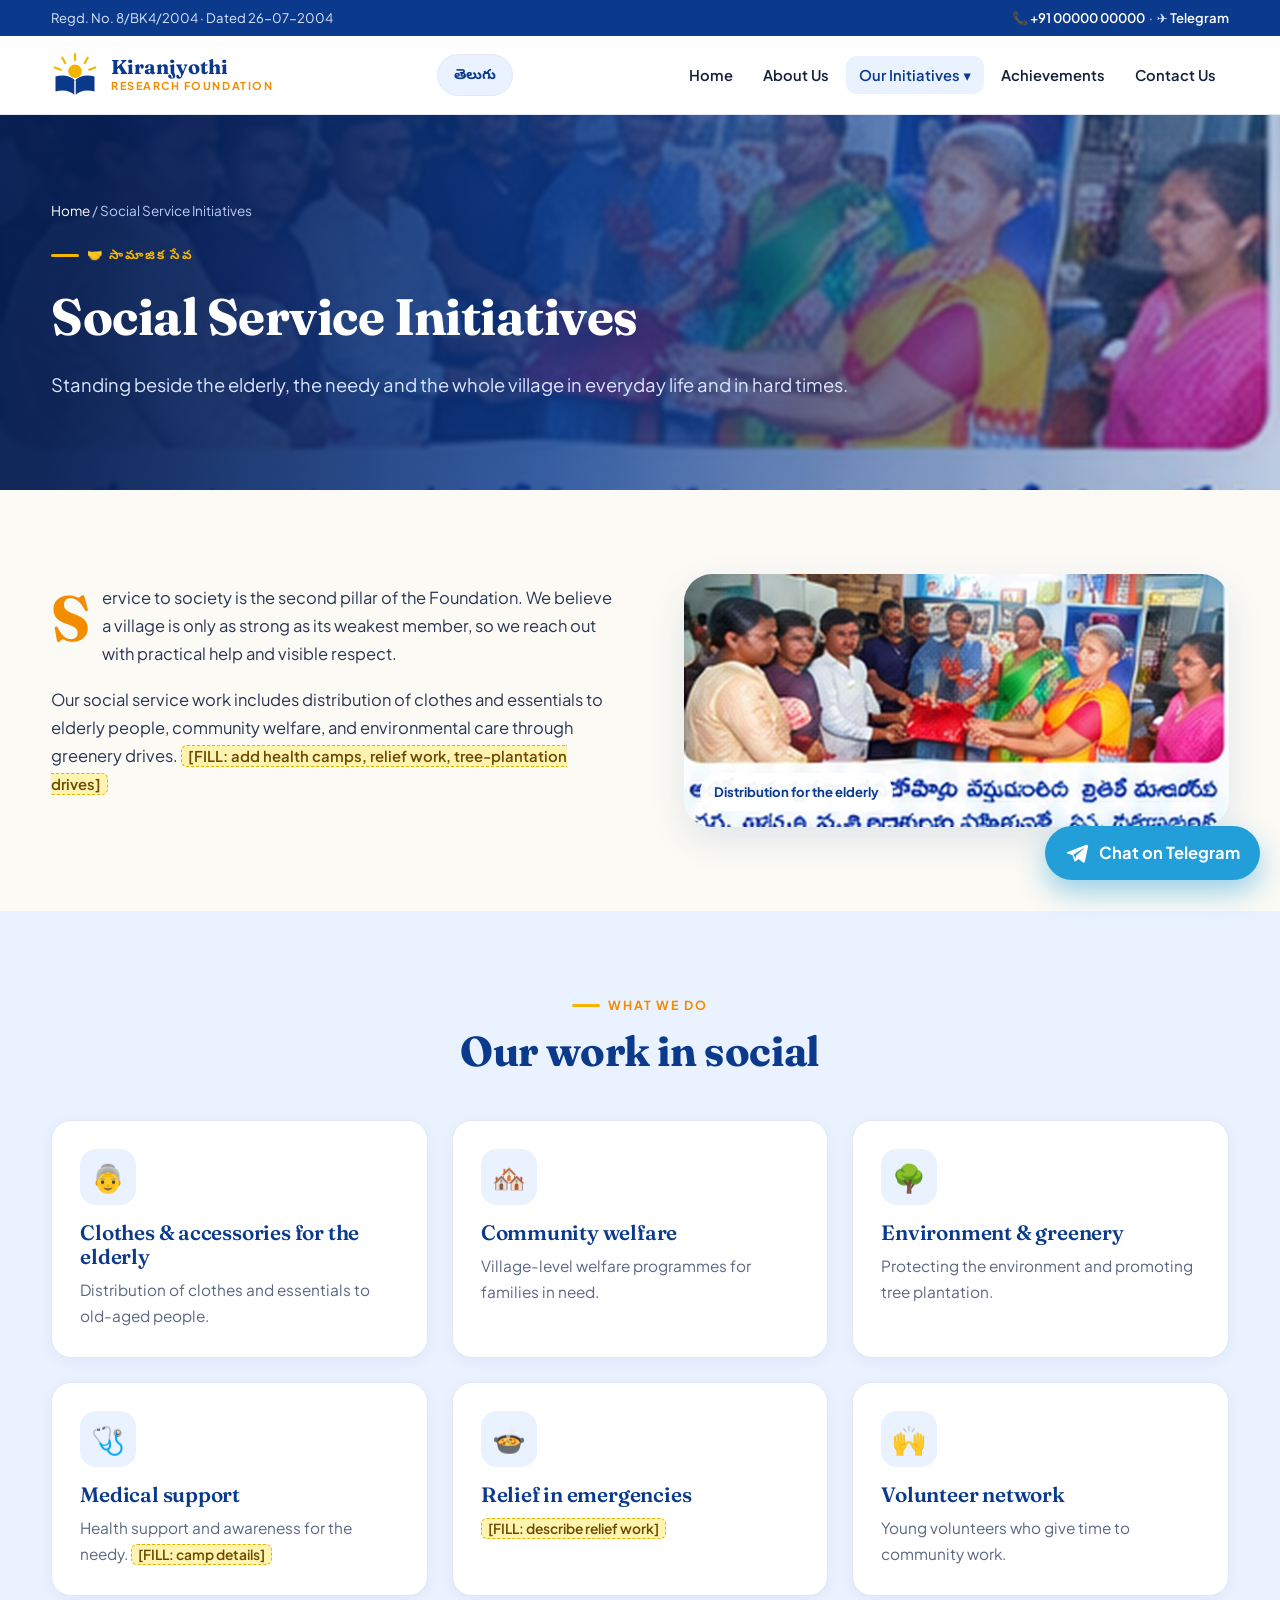
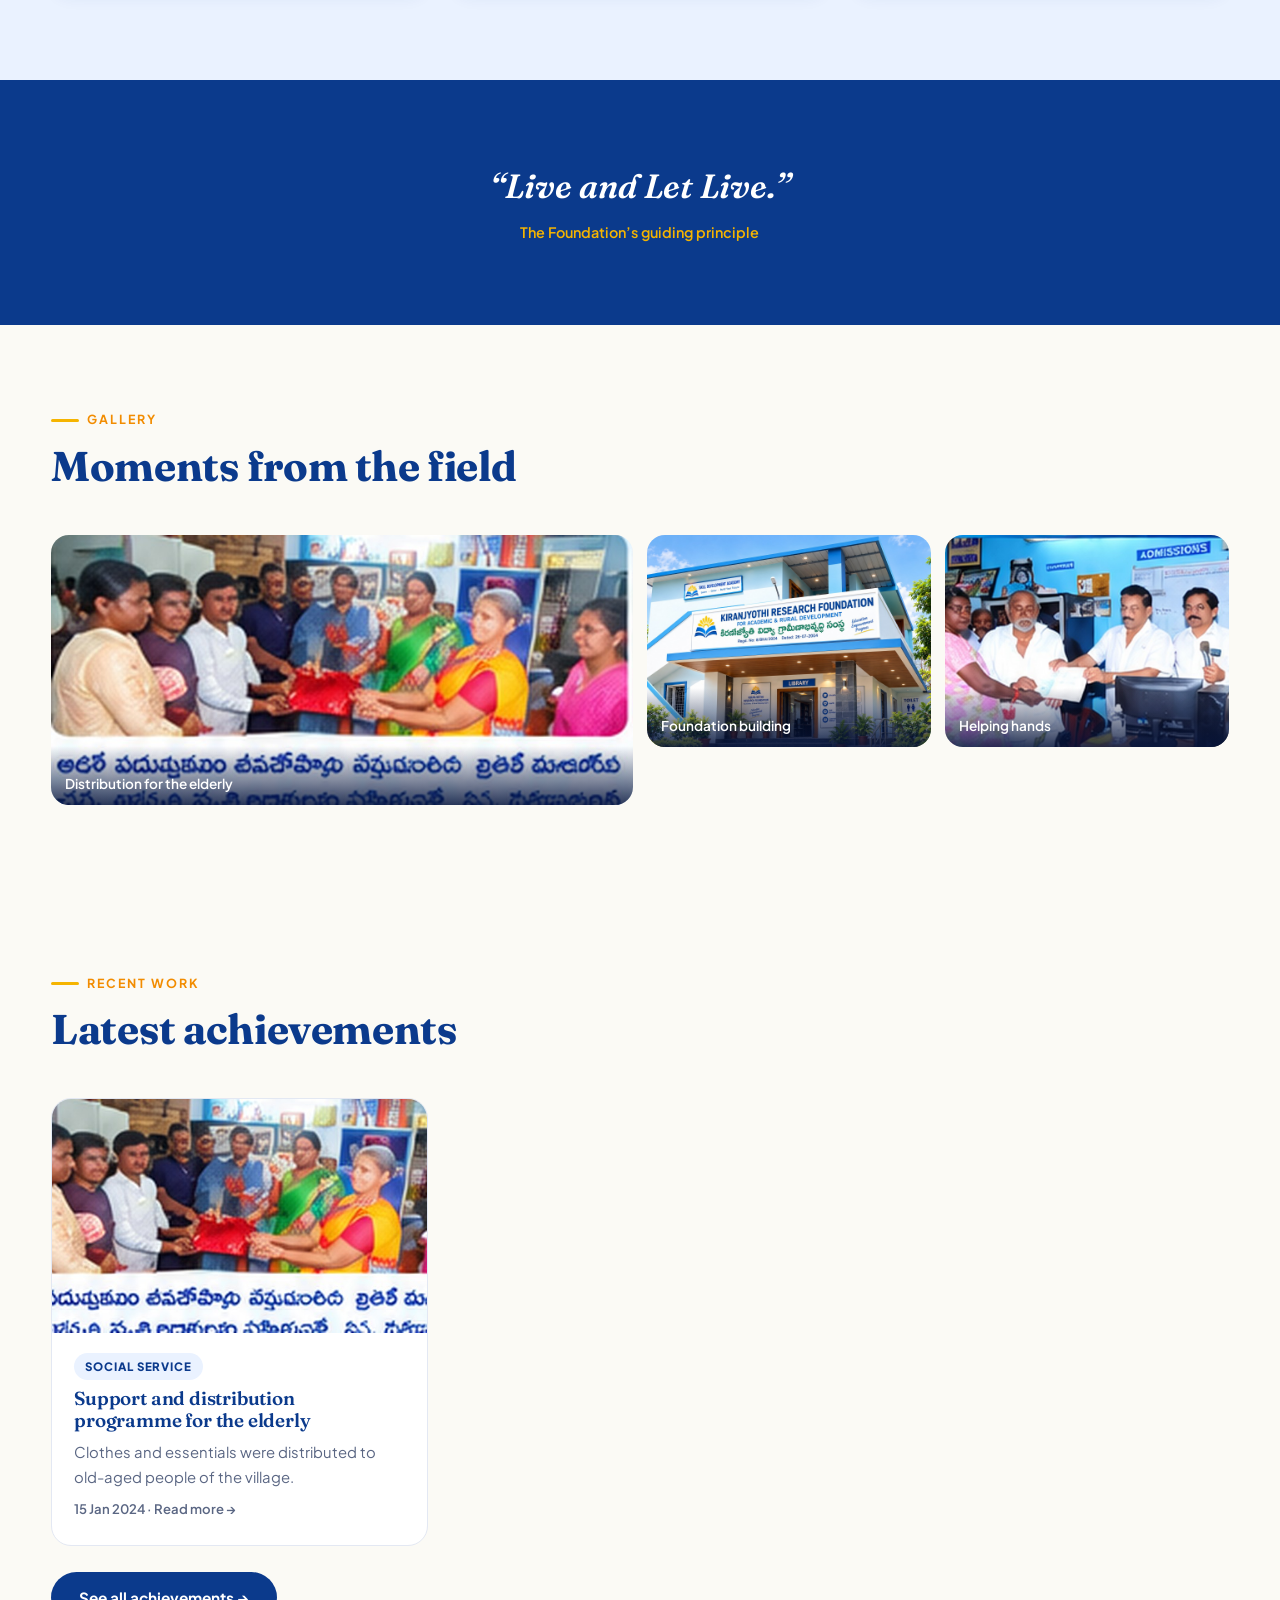
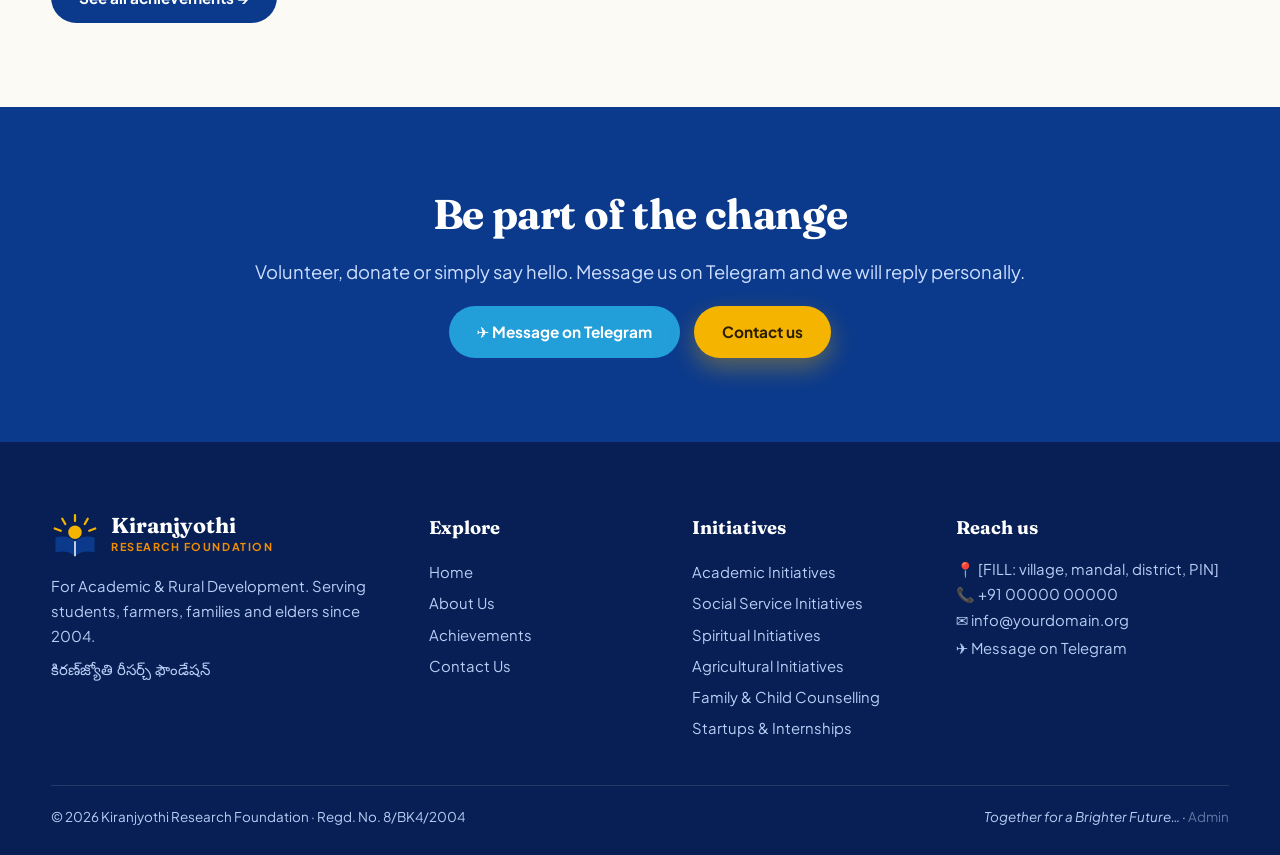
<file: social-service.html>
<!DOCTYPE html>
<html lang="en"><head><meta charset="utf-8"><meta name="viewport" content="width=device-width,initial-scale=1">
<title>Social Service Initiatives — Kiranjyothi Research Foundation</title><meta name="description" content="Standing beside the elderly, the needy and the whole village in everyday life and in hard times."><link rel="icon" href="data:image/svg+xml,%3Csvg xmlns='http://www.w3.org/2000/svg' viewBox='0 0 64 64'%3E%3Ccircle cx='32' cy='32' r='30' fill='%230b3a8c'/%3E%3Ccircle cx='32' cy='28' r='10' fill='%23f5b400'/%3E%3C/svg%3E">
<link rel="preconnect" href="https://fonts.googleapis.com"><link rel="preconnect" href="https://fonts.gstatic.com" crossorigin>
<link href="https://fonts.googleapis.com/css2?family=Fraunces:ital,opsz,wght@0,9..144,500;0,9..144,700;1,9..144,600&family=Noto+Sans+Telugu:wght@400;600;700&family=Plus+Jakarta+Sans:wght@400;500;600;700;800&display=swap" rel="stylesheet">
<style>
:root{
  --blue:#0b3a8c;--blue2:#1f6fe0;--sky:#eaf2ff;--gold:#f5b400;--saffron:#f28c00;--green:#1e9e5a;
  --ink:#14203b;--muted:#5a6683;--bg:#fbfaf5;--card:#fff;--line:#e3e8f3;
  --r:20px;--shadow:0 14px 36px rgba(11,58,140,.10);
  --display:'Fraunces','Georgia','Times New Roman',serif;
  --body:'Plus Jakarta Sans','Noto Sans Telugu','Segoe UI',system-ui,sans-serif;
}
*{box-sizing:border-box;margin:0;padding:0}
html{scroll-behavior:smooth}
body{font-family:var(--body);color:var(--ink);background:var(--bg);line-height:1.7;font-size:16.5px;-webkit-font-smoothing:antialiased}
img{max-width:100%;display:block}
a{color:var(--blue2);text-decoration:none}
.te{font-family:'Noto Sans Telugu','Plus Jakarta Sans',sans-serif}
.wrap{width:min(1180px,92%);margin-inline:auto}
h1,h2,h3{font-family:var(--display);line-height:1.15;color:var(--blue);letter-spacing:-.01em}
h1{font-size:clamp(2.3rem,5.2vw,4rem);font-weight:700}
h2{font-size:clamp(1.8rem,3.4vw,2.6rem);font-weight:700}
h3{font-size:1.3rem;font-weight:600}
.eyebrow{display:inline-flex;gap:.5rem;align-items:center;font-size:.78rem;font-weight:700;letter-spacing:.16em;text-transform:uppercase;color:var(--saffron)}
.eyebrow::before{content:"";width:28px;height:3px;background:var(--gold);border-radius:3px}
.lead{font-size:1.15rem;color:var(--muted);max-width:62ch}
section{padding:84px 0}
.sec-head{margin-bottom:44px;display:grid;gap:12px}
.sec-head.center{text-align:center;justify-items:center}
mark.fill{background:#fff3b0;color:#6b4a00;padding:1px 6px;border-radius:6px;font-size:.9em;font-weight:600;border:1px dashed #e0b400}

/* top strip + header */
.strip{background:var(--blue);color:#dbe7ff;font-size:.82rem;padding:7px 0}
.strip .wrap{display:flex;justify-content:space-between;gap:12px;flex-wrap:wrap}
.strip a{color:#fff;font-weight:600}
header.site{position:sticky;top:0;z-index:50;background:rgba(255,255,255,.92);backdrop-filter:blur(12px);border-bottom:1px solid var(--line)}
header.site .wrap{display:flex;align-items:center;justify-content:space-between;height:78px;gap:18px}
.brand{display:flex;align-items:center;gap:12px;color:var(--blue)}
.brand svg{width:48px;height:48px;flex:none}
.brand b{font-family:var(--display);font-size:1.25rem;display:block;line-height:1.05}
.brand small{display:block;font-size:.68rem;letter-spacing:.14em;color:var(--saffron);font-weight:700;text-transform:uppercase}
nav.main{display:flex;gap:4px;align-items:center}
nav.main a,nav.main .dd>button{font:600 .92rem var(--body);color:var(--ink);padding:10px 13px;border-radius:10px;background:none;border:0;cursor:pointer;display:block}
nav.main a:hover,nav.main .dd>button:hover,nav.main a.active,nav.main .dd.active>button{background:var(--sky);color:var(--blue)}
.dd{position:relative}
.dd .menu{position:absolute;top:100%;left:0;min-width:270px;background:#fff;border:1px solid var(--line);border-radius:16px;box-shadow:var(--shadow);padding:8px;display:none}
.dd:hover .menu,.dd:focus-within .menu,.dd.open .menu{display:block}
.dd .menu a{display:flex;gap:10px;align-items:center}
.burger{display:none;background:var(--blue);color:#fff;border:0;width:44px;height:44px;border-radius:12px;font-size:1.3rem;cursor:pointer}
@media(max-width:1020px){
  .burger{display:block}
  nav.main{position:fixed;inset:78px 0 0 0;background:#fff;flex-direction:column;align-items:stretch;padding:18px;overflow:auto;transform:translateX(100%);transition:.3s}
  nav.main.open{transform:none}
  .dd .menu{position:static;display:block;border:0;box-shadow:none;padding:0 0 0 12px}
  .dd>button{display:none!important}
}

/* buttons */
.btn{display:inline-flex;align-items:center;gap:.55rem;padding:14px 26px;border-radius:999px;font:700 .96rem var(--body);border:2px solid transparent;cursor:pointer;transition:.25s}
.btn.primary{background:var(--gold);color:#2a1d00;box-shadow:0 10px 24px rgba(245,180,0,.35)}
.btn.primary:hover{transform:translateY(-3px)}
.btn.ghost{border-color:rgba(255,255,255,.7);color:#fff}
.btn.ghost:hover{background:#fff;color:var(--blue)}
.btn.blue{background:var(--blue);color:#fff}
.btn.blue:hover{background:var(--blue2)}
.btn.tg{background:#229ed9;color:#fff}

/* hero */
.hero{position:relative;color:#fff;background:var(--blue);overflow:hidden;padding:0}
.hero .bg{position:absolute;inset:0;background-size:cover;background-position:center}
.hero::after{content:"";position:absolute;inset:0;background:linear-gradient(100deg,rgba(7,31,84,.96) 8%,rgba(11,58,140,.82) 45%,rgba(11,58,140,.25) 100%)}
.hero .wrap{position:relative;z-index:2;padding:110px 0 150px;display:grid;gap:22px;max-width:1180px}
.hero h1{color:#fff;max-width:15ch}
.hero h1 em{font-style:italic;color:var(--gold)}
.hero p.lead{color:#dbe7ff}
.hero .eyebrow{color:var(--gold)}
.hero .ctas{display:flex;gap:14px;flex-wrap:wrap;margin-top:8px}
.hero.small .wrap{padding:84px 0 90px}
.hero.small h1{font-size:clamp(2.1rem,4.4vw,3.2rem);max-width:22ch}
.sunrise{position:absolute;right:-90px;bottom:-110px;width:520px;opacity:.16;z-index:1}
.crumbs{font-size:.85rem;color:#b9cdf5}.crumbs a{color:#fff}

/* stats band */
.stats{margin-top:-70px;position:relative;z-index:5;padding:0}
.stats .grid{background:#fff;border-radius:26px;box-shadow:var(--shadow);display:grid;grid-template-columns:repeat(4,1fr);border:1px solid var(--line)}
.stat{padding:30px 22px;text-align:center;border-right:1px solid var(--line)}
.stat:last-child{border:0}
.stat b{font-family:var(--display);font-size:2.6rem;color:var(--blue);display:block;line-height:1}
.stat span{font-size:.88rem;color:var(--muted);font-weight:600}
@media(max-width:720px){.stats .grid{grid-template-columns:repeat(2,1fr)}.stat:nth-child(2){border-right:0}.stat{border-bottom:1px solid var(--line)}}

/* grids and cards */
.grid{display:grid;gap:24px}
.g2{grid-template-columns:repeat(2,1fr)}.g3{grid-template-columns:repeat(3,1fr)}.g4{grid-template-columns:repeat(4,1fr)}
@media(max-width:900px){.g3,.g4{grid-template-columns:repeat(2,1fr)}}
@media(max-width:620px){.g2,.g3,.g4{grid-template-columns:1fr}}
.card{background:var(--card);border:1px solid var(--line);border-radius:var(--r);padding:28px;box-shadow:0 4px 14px rgba(11,58,140,.05);transition:.3s}
.card:hover{transform:translateY(-6px);box-shadow:var(--shadow)}
.card .ico{width:56px;height:56px;border-radius:16px;display:grid;place-items:center;font-size:1.7rem;background:var(--sky);margin-bottom:16px}
.card p{color:var(--muted);font-size:.96rem;margin-top:8px}
.focus{position:relative;overflow:hidden;color:#fff;border:0;min-height:260px;display:flex;flex-direction:column;justify-content:flex-end}
.focus h3{color:#fff}.focus p{color:rgba(255,255,255,.88)}
.focus .te{opacity:.85;font-size:.9rem}
.focus::before{content:"";position:absolute;inset:0;background:var(--c);z-index:0}
.focus::after{content:attr(data-n);position:absolute;top:8px;right:20px;font:700 5.5rem var(--display);opacity:.15;color:#fff}
.focus>*{position:relative;z-index:1}
.focus .more{margin-top:14px;font-weight:700;font-size:.9rem;color:var(--gold)}
.split{display:grid;grid-template-columns:1.05fr 1fr;gap:60px;align-items:center}
@media(max-width:900px){.split{grid-template-columns:1fr;gap:34px}}
.photo{border-radius:28px;overflow:hidden;box-shadow:var(--shadow);position:relative}
.photo img{width:100%;height:100%;object-fit:cover}
.photo .tag{position:absolute;left:16px;bottom:16px;background:rgba(255,255,255,.95);padding:8px 14px;border-radius:999px;font-weight:700;font-size:.82rem;color:var(--blue)}
.essay p{margin-bottom:1.1em;color:#2a3553}
.essay p:first-of-type::first-letter{font:700 4rem/0.8 var(--display);float:left;padding:8px 12px 0 0;color:var(--saffron)}
.ticks{list-style:none;display:grid;gap:12px}
.ticks li{display:flex;gap:12px;align-items:flex-start;padding:14px 16px;background:#fff;border:1px solid var(--line);border-radius:14px}
.ticks li::before{content:"✓";flex:none;width:26px;height:26px;border-radius:50%;background:var(--green);color:#fff;display:grid;place-items:center;font-size:.8rem;font-weight:800;margin-top:2px}
.band{background:var(--blue);color:#fff;position:relative;overflow:hidden}
.band h2,.band h3{color:#fff}.band .lead{color:#cfe0ff}
.soft{background:var(--sky)}
.quote{font:italic 600 clamp(1.4rem,3vw,2.1rem)/1.35 var(--display);text-align:center;max-width:24em;margin:auto}
.quote small{display:block;font:600 .9rem var(--body);color:var(--gold);margin-top:14px;font-style:normal}

/* timeline */
.timeline{position:relative;display:grid;gap:26px;padding-left:34px;border-left:3px solid var(--gold)}
.tl{position:relative}.tl::before{content:"";position:absolute;left:-44px;top:6px;width:16px;height:16px;border-radius:50%;background:var(--blue);border:4px solid var(--gold)}
.tl b{font-family:var(--display);font-size:1.3rem;color:var(--blue)}

/* gallery */
.gallery{display:grid;grid-template-columns:repeat(4,1fr);gap:14px}
.gallery figure{border-radius:18px;overflow:hidden;position:relative;aspect-ratio:4/3;cursor:zoom-in;background:#ddd}
.gallery figure:nth-child(1){grid-column:span 2;grid-row:span 2;aspect-ratio:auto}
.gallery img{width:100%;height:100%;object-fit:cover;transition:.5s}
.gallery figure:hover img{transform:scale(1.07)}
.gallery figcaption{position:absolute;inset:auto 0 0 0;padding:26px 14px 10px;background:linear-gradient(transparent,rgba(5,20,60,.85));color:#fff;font-size:.85rem;font-weight:600}
@media(max-width:720px){.gallery{grid-template-columns:repeat(2,1fr)}}
.lightbox{position:fixed;inset:0;background:rgba(5,15,40,.92);z-index:100;display:none;place-items:center;padding:24px}
.lightbox.show{display:grid}.lightbox img{max-height:90vh;border-radius:12px}

/* achievements */
.ach-card{display:flex;flex-direction:column;background:#fff;border:1px solid var(--line);border-radius:var(--r);overflow:hidden;color:inherit;transition:.3s}
.ach-card:hover{transform:translateY(-6px);box-shadow:var(--shadow)}
.ach-card .im{aspect-ratio:16/10;background:linear-gradient(135deg,var(--blue),var(--blue2));overflow:hidden;display:grid;place-items:center;font-size:3rem}
.ach-card .im img{width:100%;height:100%;object-fit:cover}
.ach-card .tx{padding:20px 22px 24px;display:grid;gap:8px}
.ach-card h3{font-size:1.18rem}
.ach-card p{color:var(--muted);font-size:.93rem}
.badge{display:inline-block;font-size:.72rem;font-weight:800;letter-spacing:.08em;text-transform:uppercase;padding:4px 11px;border-radius:999px;background:var(--sky);color:var(--blue);justify-self:start}
.meta{font-size:.82rem;color:var(--muted);font-weight:600}
.filters{display:flex;gap:10px;flex-wrap:wrap;margin-bottom:30px}
.chip{padding:9px 18px;border-radius:999px;border:1.5px solid var(--line);background:#fff;font:600 .88rem var(--body);cursor:pointer}
.chip.on,.chip:hover{background:var(--blue);color:#fff;border-color:var(--blue)}
.empty{padding:40px;text-align:center;color:var(--muted);background:#fff;border:2px dashed var(--line);border-radius:var(--r);grid-column:1/-1}
.article{max-width:820px;margin:auto}
.article .body p{margin-bottom:1.2em;font-size:1.08rem}
.article .hero-img{border-radius:24px;overflow:hidden;margin:26px 0;box-shadow:var(--shadow)}

/* forms */
form.f{display:grid;gap:16px}
label{font-weight:700;font-size:.88rem;color:var(--blue);display:grid;gap:6px}
input,textarea,select{font:inherit;padding:13px 15px;border:1.5px solid var(--line);border-radius:12px;background:#fff;color:var(--ink);width:100%}
input:focus,textarea:focus,select:focus{outline:3px solid rgba(31,111,224,.25);border-color:var(--blue2)}
textarea{min-height:130px;resize:vertical}
.note{font-size:.85rem;color:var(--muted)}
.status{padding:12px 16px;border-radius:12px;font-weight:600;display:none}
.status.ok{display:block;background:#e5f7ec;color:#116b3a}.status.err{display:block;background:#fdeaea;color:#9a1d1d}
.infobox{display:grid;gap:18px}
.infobox div{display:flex;gap:14px;align-items:flex-start}
.infobox .ico{width:46px;height:46px;border-radius:14px;background:var(--sky);display:grid;place-items:center;font-size:1.3rem;flex:none}

/* footer */
footer.site{background:#071f54;color:#b9cdf5;padding:70px 0 26px;font-size:.93rem}
footer.site h4{color:#fff;font-family:var(--display);font-size:1.15rem;margin-bottom:14px}
footer.site a{color:#b9cdf5;display:block;padding:3px 0}footer.site a:hover{color:var(--gold)}
footer.site .cols{display:grid;grid-template-columns:1.5fr 1fr 1fr 1.2fr;gap:36px}
@media(max-width:900px){footer.site .cols{grid-template-columns:1fr 1fr}}
@media(max-width:560px){footer.site .cols{grid-template-columns:1fr}}
footer.site .legal{border-top:1px solid rgba(255,255,255,.12);margin-top:40px;padding-top:20px;display:flex;justify-content:space-between;flex-wrap:wrap;gap:10px;font-size:.84rem}

/* telegram float */
.tg-float{position:fixed;right:20px;bottom:20px;z-index:60;display:flex;align-items:center;gap:10px;background:#229ed9;color:#fff;padding:13px 20px;border-radius:999px;font-weight:700;box-shadow:0 12px 28px rgba(34,158,217,.45);transition:.25s}
.tg-float:hover{transform:translateY(-4px);color:#fff}
.tg-float svg{width:24px;height:24px}
@media(max-width:560px){.tg-float span{display:none}.tg-float{padding:14px}}

/* admin */
.admin-bar{display:flex;justify-content:space-between;align-items:center;gap:12px;flex-wrap:wrap;margin-bottom:26px}
.thumbs{display:flex;gap:10px;flex-wrap:wrap}
.thumbs div{position:relative}.thumbs img{width:90px;height:70px;object-fit:cover;border-radius:10px}
.thumbs button{position:absolute;top:-8px;right:-8px;border:0;background:#c0392b;color:#fff;width:22px;height:22px;border-radius:50%;cursor:pointer}
.row{display:flex;justify-content:space-between;align-items:center;gap:14px;padding:14px 0;border-bottom:1px solid var(--line)}
.row small{color:var(--muted)}
.mini{padding:7px 14px;border-radius:10px;border:1.5px solid var(--line);background:#fff;font:600 .82rem var(--body);cursor:pointer}
.mini.danger{color:#b3261e;border-color:#f3c4c0}

/* reveal */
.rv{opacity:0;transform:translateY(26px);transition:opacity .7s,transform .7s}
.rv.in{opacity:1;transform:none}
@media(prefers-reduced-motion:reduce){.rv{opacity:1;transform:none;transition:none}html{scroll-behavior:auto}}

/* language switch */
.hd-right{display:flex;gap:10px;align-items:center}
.lang-btn{background:var(--sky);color:var(--blue);border:1.5px solid var(--line);padding:9px 16px;border-radius:999px;font:700 .88rem var(--body);cursor:pointer;white-space:nowrap}
.lang-btn:hover{background:var(--blue);color:#fff;border-color:var(--blue)}
html[lang="te"] body{font-family:'Noto Sans Telugu','Plus Jakarta Sans',sans-serif}
html[lang="te"] h1,html[lang="te"] h2,html[lang="te"] h3,html[lang="te"] .brand b{font-family:'Noto Sans Telugu',sans-serif;letter-spacing:0;line-height:1.3}
html[lang="te"] .eyebrow{letter-spacing:.02em;text-transform:none}

</style></head><body>
<div class="strip"><div class="wrap"><span>Regd. No. 8/BK4/2004 · Dated 26-07-2004</span><span>📞 <a href="tel:+910000000000">+91 00000 00000</a> &nbsp;·&nbsp; ✈️ <a data-tg href="#">Telegram</a></span></div></div><header class="site"><div class="wrap"><a class="brand" href="index.html"><svg viewBox="0 0 64 64" aria-hidden="true"><g stroke="#f5b400" stroke-width="3" stroke-linecap="round"><path d="M32 4v8M15 9l4 7M49 9l-4 7M5 22l8 3M59 22l-8 3"/></g><circle cx="32" cy="27" r="9" fill="#f5b400"/><path d="M6 34c10-3 20-1 26 5 6-6 16-8 26-5v20c-10-3-20-1-26 5-6-6-16-8-26-5z" fill="#0b3a8c"/><path d="M32 39v20" stroke="#fff" stroke-width="2"/></svg><span><b>Kiranjyothi</b><small>Research Foundation</small></span></a><div class="hd-right"><button class="lang-btn" id="langBtn" type="button">తెలుగు</button><button class="burger" aria-label="Menu" aria-expanded="false">☰</button></div><nav class="main"><a href="index.html">Home</a><a href="about.html">About Us</a><div class="dd active"><button type="button">Our Initiatives ▾</button><div class="menu"><a href="academic.html">🎓 Academic Initiatives</a><a href="social-service.html">🤝 Social Service Initiatives</a><a href="spiritual.html">🕉️ Spiritual Initiatives</a><a href="agricultural.html">🌾 Agricultural Initiatives</a><a href="family-counselling.html">👨‍👩‍👧 Family & Child Counselling</a><a href="startups-internships.html">🚀 Startups & Internships</a></div></div><a href="achievements.html">Achievements</a><a href="contact.html">Contact Us</a></nav></div></header>
<main><section class="hero small"><div class="bg" style="background-image:url(images/elderly-distribution.jpg)"></div><div class="wrap"><div class="crumbs"><a href="index.html">Home</a> / Social Service Initiatives</div><span class="eyebrow">🤝 సామాజిక సేవ</span><h1>Social Service Initiatives</h1><p class="lead">Standing beside the elderly, the needy and the whole village in everyday life and in hard times.</p></div></section><section><div class="wrap split"><div class="essay rv"><p>Service to society is the second pillar of the Foundation. We believe a village is only as strong as its weakest member, so we reach out with practical help and visible respect.</p><p>Our social service work includes distribution of clothes and essentials to elderly people, community welfare, and environmental care through greenery drives. <mark class="fill">[FILL: add health camps, relief work, tree-plantation drives]</mark></p></div><div class="photo rv"><img src="images/elderly-distribution.jpg" alt="Social Service Initiatives"><span class="tag">Distribution for the elderly</span></div></div></section><section class="soft"><div class="wrap"><div class="sec-head center"><span class="eyebrow">What we do</span><h2>Our work in social</h2></div><div class="grid g3"><div class="card rv"><div class="ico">👵</div><h3>Clothes & accessories for the elderly</h3><p>Distribution of clothes and essentials to old-aged people.</p></div><div class="card rv"><div class="ico">🏘️</div><h3>Community welfare</h3><p>Village-level welfare programmes for families in need.</p></div><div class="card rv"><div class="ico">🌳</div><h3>Environment & greenery</h3><p>Protecting the environment and promoting tree plantation.</p></div><div class="card rv"><div class="ico">🩺</div><h3>Medical support</h3><p>Health support and awareness for the needy. <mark class="fill">[FILL: camp details]</mark></p></div><div class="card rv"><div class="ico">🍲</div><h3>Relief in emergencies</h3><p><mark class="fill">[FILL: describe relief work]</mark></p></div><div class="card rv"><div class="ico">🙌</div><h3>Volunteer network</h3><p>Young volunteers who give time to community work.</p></div></div></div></section><section class="band"><div class="wrap"><blockquote class="quote rv">“Live and Let Live.”<small>The Foundation’s guiding principle</small></blockquote></div></section><section><div class="wrap"><div class="sec-head"><span class="eyebrow">Gallery</span><h2>Moments from the field</h2></div><div class="gallery"><figure class="rv"><img loading="lazy" src="images/elderly-distribution.jpg" alt="Distribution for the elderly"><figcaption>Distribution for the elderly</figcaption></figure><figure class="rv"><img loading="lazy" src="images/building.jpg" alt="Foundation building"><figcaption>Foundation building</figcaption></figure><figure class="rv"><img loading="lazy" src="images/scholarship-handover.jpg" alt="Helping hands"><figcaption>Helping hands</figcaption></figure></div></div></section><section><div class="wrap"><div class="sec-head"><span class="eyebrow">Recent work</span><h2>Latest achievements</h2></div><div class="grid g3" data-achievements data-cat="social" data-limit="3"></div><p style="margin-top:26px"><a class="btn blue" href="achievements.html">See all achievements →</a></p></div></section><section class="band"><div class="wrap" style="text-align:center;display:grid;gap:18px;justify-items:center"><h2>Be part of the change</h2><p class="lead">Volunteer, donate or simply say hello. Message us on Telegram and we will reply personally.</p><div style="display:flex;gap:14px;flex-wrap:wrap;justify-content:center"><a class="btn tg" data-tg href="#">✈️ Message on Telegram</a><a class="btn primary" href="contact.html">Contact us</a></div></div></section></main>
<footer class="site"><div class="wrap"><div class="cols"><div><div class="brand" style="color:#fff;margin-bottom:14px"><svg viewBox="0 0 64 64" aria-hidden="true"><g stroke="#f5b400" stroke-width="3" stroke-linecap="round"><path d="M32 4v8M15 9l4 7M49 9l-4 7M5 22l8 3M59 22l-8 3"/></g><circle cx="32" cy="27" r="9" fill="#f5b400"/><path d="M6 34c10-3 20-1 26 5 6-6 16-8 26-5v20c-10-3-20-1-26 5-6-6-16-8-26-5z" fill="#0b3a8c"/><path d="M32 39v20" stroke="#fff" stroke-width="2"/></svg><span><b style="font-size:1.35rem">Kiranjyothi</b><small>Research Foundation</small></span></div><p>For Academic & Rural Development. Serving students, farmers, families and elders since 2004.</p><p class="te" style="margin-top:10px">కిరణ్‌జ్యోతి రీసర్చ్ ఫౌండేషన్</p></div><div><h4>Explore</h4><a href="index.html">Home</a><a href="about.html">About Us</a><a href="achievements.html">Achievements</a><a href="contact.html">Contact Us</a></div><div><h4>Initiatives</h4><a href="academic.html">Academic Initiatives</a><a href="social-service.html">Social Service Initiatives</a><a href="spiritual.html">Spiritual Initiatives</a><a href="agricultural.html">Agricultural Initiatives</a><a href="family-counselling.html">Family & Child Counselling</a><a href="startups-internships.html">Startups & Internships</a></div><div><h4>Reach us</h4><p>📍 [FILL: village, mandal, district, PIN]</p><p>📞 <a style="display:inline" href="tel:+910000000000">+91 00000 00000</a></p><p>✉️ <a style="display:inline" href="mailto:info@yourdomain.org">info@yourdomain.org</a></p><p><a data-tg href="#">✈️ Message on Telegram</a></p></div></div><div class="legal"><span>© <span id="yr"></span> Kiranjyothi Research Foundation · Regd. No. 8/BK4/2004</span><span><em>Together for a Brighter Future…</em> · <a style="display:inline;opacity:.5" href="admin.html">Admin</a></span></div></div></footer><a class="tg-float" data-tg href="#" aria-label="Message us on Telegram"><svg viewBox="0 0 24 24" fill="currentColor"><path d="M21.9 3.6 2.7 11c-1.3.5-1.3 1.3-.2 1.6l4.9 1.5 1.9 5.7c.2.6.4.8.9.8.4 0 .6-.2.9-.5l2.3-2.2 4.8 3.5c.9.5 1.5.2 1.7-.8l3.2-15.1c.3-1.3-.5-1.9-1.7-1.4zM8.6 13.5l9.9-6.2c.5-.3.9-.1.5.2l-8.1 7.3-.3 3.4-2-4.7z"/></svg><span>Chat on Telegram</span></a><div class="lightbox" role="dialog" aria-label="Image viewer"></div><script>document.getElementById("yr").textContent=new Date().getFullYear()</script>
<script>window.KRF_CONFIG={"orgName": "Kiranjyothi Research Foundation", "founded": 2004, "telegramUsername": "YourTelegramUsername", "telegramBotToken": "", "telegramChatId": "", "telegramProxyUrl": "", "adminPassword": "change-this-password"};window.KRF_SEED=[{"id": "20-years-of-service", "title": "Two decades of service: Kiranjyothi turns 20", "category": "general", "date": "2024-07-26", "summary": "On 26 July 2024 the Foundation completed 20 years of service to students, farmers and elders.", "body": "Since 26 July 2004 the Kiranjyothi Research Foundation has worked quietly for education, skill development and rural welfare.\n\nTwenty years on, the work continues with the same spirit: Live and Let Live.\n\n[Owner: replace this text with the story of the anniversary event, guests who attended and what was announced.]", "images": ["images/building.jpg"]}, {"id": "ms-excel-competition-2024", "title": "MS Excel Competition for students", "category": "academic", "date": "2024-03-26", "summary": "A one-hour MS Excel competition at the school campus with cash prizes for the top three.", "body": "The Kiranjyothi Skill Development Academy held an MS Excel competition on 26 March 2024 at the school campus. The test lasted 1 hour.\n\nPrizes: 1st Rs. 1,500, 2nd Rs. 1,000 and 3rd Rs. 500.\n\n[Owner: add winners' names, number of participants and photos.]", "images": ["images/computer-lab.jpg"]}, {"id": "technical-lecture-cloud-devops-2024", "title": "Technical lecture: Cloud, AWS, SQL, DevOps and Python", "category": "startups", "date": "2024-03-26", "summary": "An employability session where an experienced IT professional oriented youth on cloud, AWS/SQL, DevOps and Python.", "body": "On Sunday 26 March 2024 (9:00 am to 4:00 pm) the Skill Development Academy hosted a technical lecture session titled 'An orientation session on Cloud Transformation, AWS/SQL, DevOps and Python'.\n\nThe resource person is a software professional with more than 8 years of experience who has trained over 2000 students.\n\n[Owner: add the speaker's full name, attendance and photos.]", "images": ["images/classroom.jpg"]}, {"id": "interview-gd-workshop-2023", "title": "How to Succeed in Interview and Group Discussion", "category": "startups", "date": "2023-10-22", "summary": "A Sunday workshop by an expert team from Hyderabad on interviews, group discussion, resumes and personality development.", "body": "On 22 October 2023 (Sunday, 9:00 am to 6:00 pm) a renowned expert team from Hyderabad conducted a full-day programme.\n\nTopics: how to do an interview and group discussion effectively, tips for good communication, resume writing and interview preparation, personality development and career guidance.\n\n[Owner: add photos and feedback from participants.]", "images": ["images/scholarship-handover.jpg"]}, {"id": "elders-distribution-programme", "title": "Support and distribution programme for the elderly", "category": "social", "date": "2024-01-15", "summary": "Clothes and essentials were distributed to old-aged people of the village.", "body": "The Foundation regularly distributes clothes and accessories to elderly people, honouring them with respect.\n\n[Owner: add the exact date, place and number of beneficiaries, then replace this note.]", "images": ["images/elderly-distribution.jpg"]}, {"id": "founder-with-children", "title": "Our founder with the children of the village", "category": "academic", "date": "2004-12-01", "summary": "From the early years: books, notebooks and encouragement for children who needed them most.", "body": "From the very beginning, the Foundation's family has stood beside children and parents who could not afford school supplies.\n\n[Owner: replace this with the story behind this photograph.]", "images": ["images/founder-with-children.jpg"]}];</script>
<script>
(function(){
'use strict';
var C = window.KRF_CONFIG;
var KEY = 'krf_achievements_v1';
var CATS = {
  academic:{label:'Academic',page:'academic.html',icon:'🎓'},
  social:{label:'Social Service',page:'social-service.html',icon:'🤝'},
  spiritual:{label:'Spiritual',page:'spiritual.html',icon:'🕉️'},
  agri:{label:'Agricultural',page:'agricultural.html',icon:'🌾'},
  family:{label:'Family & Child Counselling',page:'family-counselling.html',icon:'👨‍👩‍👧'},
  startups:{label:'Startups & Internships',page:'startups-internships.html',icon:'🚀'},
  general:{label:'Foundation News',page:'about.html',icon:'⭐'}
};
/* ---------- English / Telugu language switch ---------- */
var TE = {
 'Home':'హోమ్','About Us':'మా గురించి','Our Initiatives ▾':'మా కార్యక్రమాలు ▾','Achievements':'విజయాలు','Contact Us':'సంప్రదించండి',
 'Explore':'అన్వేషించండి','Explore →':'అన్వేషించండి →','Initiatives':'కార్యక్రమాలు','Reach us':'మమ్మల్ని సంప్రదించండి',
 'Chat on Telegram':'టెలిగ్రామ్‌లో చాట్ చేయండి','Message on Telegram':'టెలిగ్రామ్‌లో సందేశం పంపండి','Open Telegram chat':'టెలిగ్రామ్ చాట్ తెరవండి',
 'Telegram':'టెలిగ్రామ్','Share on Telegram':'టెలిగ్రామ్‌లో షేర్ చేయండి','Send via Telegram':'టెలిగ్రామ్ ద్వారా పంపండి',
 'Our story':'మా కథ','See achievements':'విజయాలు చూడండి','Read our full story →':'మా పూర్తి కథ చదవండి →','Read more →':'మరింత చదవండి →',
 'Since 2004 · For Academic & Rural Development':'2004 నుండి · విద్యా & గ్రామీణాభివృద్ధి కోసం',
 'Together for a Brighter Future…':'ఉజ్వల భవిష్యత్తు కోసం కలిసి…',
 'Years of service':'సేవా సంవత్సరాలు','Focus initiatives':'ప్రధాన కార్యక్రమాలు','Computer courses':'కంప్యూటర్ కోర్సులు','Year of registration':'నమోదైన సంవత్సరం',
 'Our focus areas':'మా ప్రధాన రంగాలు','Six initiatives, one mission':'ఆరు కార్యక్రమాలు, ఒకే లక్ష్యం',
 'Academic Initiatives':'విద్యా కార్యక్రమాలు','Social Service Initiatives':'సామాజిక సేవా కార్యక్రమాలు','Spiritual Initiatives':'ఆధ్యాత్మిక కార్యక్రమాలు',
 'Agricultural Initiatives':'వ్యవసాయ కార్యక్రమాలు','Social Service':'సామాజిక సేవ','Family & Child Counselling':'కుటుంబ & బాల సలహా','Startups & Internships':'స్టార్టప్‌లు & ఇంటర్న్‌షిప్‌లు',
 'Latest achievements':'తాజా విజయాలు','See all achievements →':'అన్ని విజయాలు చూడండి →','All achievements →':'అన్ని విజయాలు →','← All achievements':'← అన్ని విజయాలు',
 'Recent work':'ఇటీవలి పని','Our impact':'మా ప్రభావం','All':'అన్నీ',
 'Academic':'విద్య','Spiritual':'ఆధ్యాత్మిక','Agricultural':'వ్యవసాయం','Foundation News':'సంస్థ వార్తలు',
 'Gallery':'గ్యాలరీ','Our work in action':'ఆచరణలో మా పని','Our campus & community':'మా క్యాంపస్ & సమాజం','Moments from the field':'క్షేత్రం నుండి దృశ్యాలు',
 'What we do':'మేము చేసేది','Where it began':'ఇక్కడ మొదలైంది','Our promise':'మా వాగ్దానం',
 'Who we are':'మేము ఎవరం','Our aims':'మా లక్ష్యాలు','Why we exist':'మేము ఎందుకు ఉన్నాం','Our journey':'మా ప్రయాణం','Milestones':'ముఖ్య ఘట్టాలు',
 'Inside the Foundation':'సంస్థ లోపల','Our people':'మా బృందం','Leadership & team':'నాయకత్వం & బృందం','About us':'మా గురించి',
 'Get in touch':'మమ్మల్ని సంప్రదించండి','Let’s talk':'మాట్లాడుకుందాం','Send us a message':'మాకు సందేశం పంపండి','Your name':'మీ పేరు',
 'Phone / Telegram':'ఫోన్ / టెలిగ్రామ్','Topic':'విషయం','Message':'సందేశం','Address':'చిరునామా','Phone':'ఫోన్','Email':'ఇమెయిల్',
 'Office hours':'కార్యాలయ వేళలు','Find us':'మమ్మల్ని కనుగొనండి','Our location':'మా ప్రదేశం','Search':'వెతుకు',
 'Be part of the change':'మార్పులో భాగమవ్వండి',
 'Volunteer, donate or simply say hello. Message us on Telegram and we will reply personally.':'స్వచ్ఛందంగా సేవ చేయండి, విరాళం ఇవ్వండి, లేదా ఒక్క పలకరింపు పంపండి. టెలిగ్రామ్‌లో మాకు సందేశం పంపండి, మేము వ్యక్తిగతంగా బదులిస్తాం.',
 'Contact us':'మమ్మల్ని సంప్రదించండి','← All achievements ':'← అన్ని విజయాలు '
};
var PH = {'Search achievements…':'విజయాలను వెతకండి…'};
var LANG_KEY = 'krf_lang', curLang = 'en';
var origText = new WeakMap(), origHtml = new WeakMap(), origPh = new WeakMap();

function applyLang(){
  var te = curLang === 'te';
  document.documentElement.lang = te ? 'te' : 'en';
  document.querySelectorAll('[data-te]').forEach(function(el){
    if (te) { if (!origHtml.has(el)) origHtml.set(el, el.innerHTML); el.innerHTML = el.getAttribute('data-te'); }
    else if (origHtml.has(el)) { el.innerHTML = origHtml.get(el); origHtml.delete(el); }
  });
  document.querySelectorAll('[placeholder]').forEach(function(el){
    if (te) { if (!origPh.has(el)) origPh.set(el, el.placeholder); var k = origPh.get(el); if (PH[k]) el.placeholder = PH[k]; }
    else if (origPh.has(el)) { el.placeholder = origPh.get(el); origPh.delete(el); }
  });
  var w = document.createTreeWalker(document.body, NodeFilter.SHOW_TEXT, null), nodes = [], n;
  while ((n = w.nextNode())) { if (!/^(SCRIPT|STYLE|TEXTAREA|OPTION)$/.test(n.parentNode.nodeName)) nodes.push(n); }
  nodes.forEach(function(node){
    if (te) {
      if (!origText.has(node)) { if (!TE[node.nodeValue.trim()]) return; origText.set(node, node.nodeValue); }
      var o = origText.get(node), k = o.trim();
      if (TE[k]) node.nodeValue = o.replace(k, TE[k]);
    } else if (origText.has(node)) { node.nodeValue = origText.get(node); origText.delete(node); }
  });
  var b = document.getElementById('langBtn');
  if (b) b.textContent = te ? 'English' : 'తెలుగు';
}
function setLang(l){
  curLang = l === 'te' ? 'te' : 'en';
  try { localStorage.setItem(LANG_KEY, curLang); } catch (e) {}
  applyLang();
}
function initLang(){
  var b = document.getElementById('langBtn');
  if (b) b.addEventListener('click', function(){ setLang(curLang === 'te' ? 'en' : 'te'); });
  var saved = null; try { saved = localStorage.getItem(LANG_KEY); } catch (e) {}
  curLang = saved === 'te' ? 'te' : 'en';
  applyLang();
}

function $(s,r){return (r||document).querySelector(s)}
function $$(s,r){return Array.prototype.slice.call((r||document).querySelectorAll(s))}
function esc(s){return String(s==null?'':s).replace(/[&<>"']/g,function(c){return {'&':'&amp;','<':'&lt;','>':'&gt;','"':'&quot;',"'":'&#39;'}[c]})}
function fmtDate(d){if(!d)return '';var x=new Date(d+'T00:00:00');return isNaN(x)?d:x.toLocaleDateString('en-IN',{day:'numeric',month:'short',year:'numeric'})}

/* ---------- achievements data layer ---------- */
function loadPublished(){
  return fetch('data/achievements.json',{cache:'no-store'}).then(function(r){return r.ok?r.json():null})
   .then(function(j){return (Array.isArray(j)&&j.length)?j:(window.KRF_SEED||[])})
   .catch(function(){return window.KRF_SEED||[]});
}
function getLocal(){try{var v=localStorage.getItem(KEY);return v?JSON.parse(v):null}catch(e){return null}}
function saveLocal(list){localStorage.setItem(KEY,JSON.stringify(list))}
function clearLocal(){try{localStorage.removeItem(KEY)}catch(e){}}
function getAll(){
  var l=getLocal();
  var p=l?Promise.resolve(l):loadPublished();
  return p.then(function(list){return list.slice().sort(function(a,b){return (b.date||'').localeCompare(a.date||'')})});
}
function card(a){
  var c=CATS[a.category]||CATS.general, im=(a.images&&a.images[0])||'';
  return '<a class="ach-card rv" href="achievement.html?id='+encodeURIComponent(a.id)+'">'+
   '<div class="im">'+(im?'<img loading="lazy" src="'+esc(im)+'" alt="'+esc(a.title)+'">':c.icon)+'</div>'+
   '<div class="tx"><span class="badge">'+esc(c.label)+'</span><h3>'+esc(a.title)+'</h3>'+
   '<p>'+esc(a.summary)+'</p><span class="meta">'+esc(fmtDate(a.date))+' · <span>Read more →</span></span></div></a>';
}
function paragraphs(t){return String(t||'').split(/\n\s*\n/).map(function(p){return '<p>'+esc(p).replace(/\n/g,'<br>')+'</p>'}).join('')}

/* ---------- telegram ---------- */
function tgLink(){return 'https://t.me/'+encodeURIComponent(C.telegramUsername)}
function sendTelegram(text){
  if(C.telegramProxyUrl){
    return fetch(C.telegramProxyUrl,{method:'POST',headers:{'Content-Type':'application/json'},body:JSON.stringify({text:text})}).then(function(r){return r.ok});
  }
  if(C.telegramBotToken&&C.telegramChatId){
    return fetch('https://api.telegram.org/bot'+C.telegramBotToken+'/sendMessage',{method:'POST',headers:{'Content-Type':'application/json'},
      body:JSON.stringify({chat_id:C.telegramChatId,text:text})}).then(function(r){return r.ok});
  }
  return Promise.resolve(null);
}

/* ---------- shared UI ---------- */
document.addEventListener('DOMContentLoaded',function(){
  initLang();
  var burger=$('.burger'),nav=$('nav.main');
  if(burger)burger.addEventListener('click',function(){var o=nav.classList.toggle('open');burger.setAttribute('aria-expanded',o)});
  $$('.dd>button').forEach(function(b){b.addEventListener('click',function(){b.parentNode.classList.toggle('open')})});

  // years of service
  $$('[data-years]').forEach(function(e){e.textContent=new Date().getFullYear()-C.founded});

  // counters
  var io=new IntersectionObserver(function(es){es.forEach(function(en){
    if(!en.isIntersecting)return; var el=en.target; io.unobserve(el);
    if(el.classList.contains('rv'))el.classList.add('in');
    var to=parseFloat(el.getAttribute('data-count')); if(isNaN(to))return;
    var t0=performance.now(); (function step(t){var p=Math.min((t-t0)/1400,1);el.textContent=Math.round(to*p).toLocaleString('en-IN')+(p===1?(el.getAttribute('data-suffix')||''):'');if(p<1)requestAnimationFrame(step)})(t0);
  })},{threshold:.15});
  function observe(){$$('.rv:not(.seen),[data-count]:not(.seen)').forEach(function(e){e.classList.add('seen');io.observe(e)});applyLang()}
  window.KRF_observe=observe; observe();

  // achievement lists
  $$('[data-achievements]').forEach(function(box){
    var cat=box.getAttribute('data-cat'),lim=parseInt(box.getAttribute('data-limit')||'0',10);
    getAll().then(function(all){
      if(cat)all=all.filter(function(a){return a.category===cat});
      if(lim)all=all.slice(0,lim);
      box.innerHTML=all.length?all.map(card).join(''):'<div class="empty">No achievements posted here yet. Check back soon!</div>';
      observe();
    });
  });

  // gallery lightbox
  var lb=$('.lightbox');
  if(lb){$$('.gallery img').forEach(function(i){i.addEventListener('click',function(){lb.innerHTML='<img src="'+i.src+'" alt="">';lb.classList.add('show')})});
    lb.addEventListener('click',function(){lb.classList.remove('show')});
    document.addEventListener('keydown',function(e){if(e.key==='Escape')lb.classList.remove('show')})}

  // telegram links
  $$('[data-tg]').forEach(function(a){a.href=tgLink();a.target='_blank';a.rel='noopener'});

  // contact form
  var cf=$('#contactForm');
  if(cf){cf.addEventListener('submit',function(e){
    e.preventDefault(); var s=$('#cfStatus'),btn=$('button',cf);
    var d={name:cf.name.value.trim(),phone:cf.phone.value.trim(),topic:cf.topic.value,msg:cf.message.value.trim()};
    var text='📩 New message from website\nName: '+d.name+'\nPhone: '+d.phone+'\nTopic: '+d.topic+'\n\n'+d.msg;
    btn.disabled=true; btn.textContent='Sending…';
    sendTelegram(text).then(function(ok){
      if(ok===true){s.className='status ok';s.textContent='Thank you! Your message was delivered to our Telegram. We will reply soon.';cf.reset()}
      else if(ok===null){
        var done=function(){s.className='status ok';s.textContent='Your message is copied. Telegram is opening — just paste and send it to us.';window.open(tgLink(),'_blank')};
        if(navigator.clipboard)navigator.clipboard.writeText(text).then(done,done);else done();
      } else {s.className='status err';s.textContent='Sorry, the message could not be sent. Please tap the Telegram button to message us directly.'}
    }).catch(function(){s.className='status err';s.textContent='Network error. Please message us on Telegram directly.'})
    .then(function(){btn.disabled=false;btn.textContent='Send via Telegram'});
  })}

  // achievements page (filters)
  var list=$('#achList');
  if(list){
    var state={cat:'all',q:''},all=[];
    var chips=$('#chips');
    chips.innerHTML='<button class="chip on" data-c="all">All</button>'+Object.keys(CATS).map(function(k){return '<button class="chip" data-c="'+k+'">'+CATS[k].icon+' '+CATS[k].label+'</button>'}).join('');
    function draw(){
      var r=all.filter(function(a){return (state.cat==='all'||a.category===state.cat)&&(!state.q||(a.title+' '+a.summary+' '+a.body).toLowerCase().indexOf(state.q)>-1)});
      list.innerHTML=r.length?r.map(card).join(''):'<div class="empty">No achievements match your search.</div>'; observe();
    }
    chips.addEventListener('click',function(e){var b=e.target.closest('.chip');if(!b)return;state.cat=b.getAttribute('data-c');$$('.chip',chips).forEach(function(c){c.classList.toggle('on',c===b)});draw()});
    $('#achSearch').addEventListener('input',function(e){state.q=e.target.value.toLowerCase();draw()});
    getAll().then(function(a){all=a;draw()});
  }

  // single achievement page
  var art=$('#article');
  if(art){
    var id=new URLSearchParams(location.search).get('id');
    getAll().then(function(all){
      var a=all.filter(function(x){return x.id===id})[0];
      if(!a){art.innerHTML='<div class="empty">Sorry, we could not find that achievement. <a href="achievements.html">See all achievements</a></div>';return}
      var c=CATS[a.category]||CATS.general; document.title=a.title+' — '+C.orgName;
      var imgs=(a.images||[]);
      art.innerHTML='<span class="badge">'+esc(c.label)+'</span><h1 style="font-size:clamp(2rem,4.5vw,3rem);margin:12px 0 8px">'+esc(a.title)+'</h1>'+
        '<p class="meta">'+esc(fmtDate(a.date))+'</p>'+
        (imgs[0]?'<div class="hero-img"><img src="'+esc(imgs[0])+'" alt="'+esc(a.title)+'"></div>':'')+
        '<p class="lead" style="margin-bottom:22px">'+esc(a.summary)+'</p><div class="body">'+paragraphs(a.body)+'</div>'+
        (imgs.length>1?'<div class="gallery" style="margin-top:30px">'+imgs.slice(1).map(function(s){return '<figure><img loading="lazy" src="'+esc(s)+'" alt=""></figure>'}).join('')+'</div>':'')+
        '<div style="display:flex;gap:12px;flex-wrap:wrap;margin-top:34px"><a class="btn blue" href="'+c.page+'">More in '+esc(c.label)+'</a>'+
        '<a class="btn tg" target="_blank" rel="noopener" href="https://t.me/share/url?url='+encodeURIComponent(location.href)+'&text='+encodeURIComponent(a.title)+'">Share on Telegram</a>'+
        '<a class="btn blue" style="background:#fff;color:var(--blue);border-color:var(--blue)" href="achievements.html">← All achievements</a></div>';
      applyLang(); var lb2=$('.lightbox'); $$('.gallery img,.hero-img img',art).forEach(function(i){i.style.cursor='zoom-in';i.addEventListener('click',function(){lb2.innerHTML='<img src="'+i.src+'" alt="">';lb2.classList.add('show')})});
    });
  }

  // admin panel
  if($('#adminApp'))initAdmin();
});

/* ---------- admin ---------- */
function initAdmin(){
  var login=$('#login'),app=$('#adminApp');
  function show(){login.style.display='none';app.style.display='block';refresh()}
  if(sessionStorage.getItem('krf_admin')==='1')show();
  $('#loginForm').addEventListener('submit',function(e){e.preventDefault();
    if($('#pw').value===C.adminPassword){sessionStorage.setItem('krf_admin','1');show()}
    else{var s=$('#loginStatus');s.className='status err';s.textContent='Wrong password.'}});
  $('#logout').addEventListener('click',function(){sessionStorage.removeItem('krf_admin');location.reload()});

  var cat=$('#f_cat');cat.innerHTML=Object.keys(CATS).map(function(k){return '<option value="'+k+'">'+CATS[k].label+'</option>'}).join('');
  var images=[],editId=null,items=[];
  function msg(t,ok){var s=$('#saveStatus');s.className='status '+(ok?'ok':'err');s.textContent=t}
  function thumbs(){$('#thumbs').innerHTML=images.map(function(s,i){return '<div><img src="'+esc(s)+'" alt=""><button type="button" data-i="'+i+'" title="Remove">×</button></div>'}).join('')}
  $('#thumbs').addEventListener('click',function(e){var b=e.target.closest('button');if(!b)return;images.splice(+b.getAttribute('data-i'),1);thumbs()});
  function compress(file,max){return new Promise(function(res,rej){var fr=new FileReader();fr.onload=function(){var im=new Image();im.onload=function(){
    var s=Math.min(1,max/Math.max(im.width,im.height)),c=document.createElement('canvas');c.width=Math.round(im.width*s);c.height=Math.round(im.height*s);
    c.getContext('2d').drawImage(im,0,0,c.width,c.height);res(c.toDataURL('image/jpeg',.78))};im.onerror=rej;im.src=fr.result};fr.onerror=rej;fr.readAsDataURL(file)})}
  $('#f_img').addEventListener('change',function(e){
    Promise.all(Array.prototype.map.call(e.target.files,function(f){return compress(f,1000)})).then(function(r){images=images.concat(r);thumbs();e.target.value=''}).catch(function(){msg('Could not read that image.',false)});
  });
  function refresh(){getAll().then(function(a){items=a;
    $('#count').textContent=a.length;
    $('#list').innerHTML=a.length?a.map(function(x){return '<div class="row"><div><b>'+esc(x.title)+'</b><br><small>'+esc((CATS[x.category]||CATS.general).label)+' · '+esc(fmtDate(x.date))+'</small></div>'+
      '<div style="display:flex;gap:8px;flex:none"><a class="mini" target="_blank" href="achievement.html?id='+encodeURIComponent(x.id)+'">View</a><button class="mini" data-e="'+esc(x.id)+'">Edit</button><button class="mini danger" data-d="'+esc(x.id)+'">Delete</button></div></div>'}).join(''):'<div class="empty">No achievements yet.</div>'})}
  function persist(list){try{saveLocal(list);return true}catch(e){msg('Browser storage is full. Use smaller or fewer images, or delete old entries after exporting.',false);return false}}
  function reset(){editId=null;images=[];$('#achForm').reset();$('#f_date').value=new Date().toISOString().slice(0,10);thumbs();$('#formTitle').textContent='Add a new achievement';$('#cancelEdit').style.display='none'}
  $('#f_date').value=new Date().toISOString().slice(0,10);
  $('#achForm').addEventListener('submit',function(e){e.preventDefault();
    var f=e.target,list=(getLocal()||items).slice();
    var rec={id:editId||(f.title_.value.toLowerCase().replace(/[^a-z0-9]+/g,'-').replace(/^-|-$/g,'').slice(0,40)+'-'+Date.now().toString(36)),
      title:f.title_.value.trim(),category:f.cat.value,date:f.date.value,summary:f.summary.value.trim(),body:f.body.value.trim(),images:images.slice()};
    var i=list.findIndex(function(x){return x.id===rec.id});
    if(i>-1)list[i]=rec;else list.unshift(rec);
    if(persist(list)){msg(editId?'Achievement updated.':'Achievement added! It now has its own page.',true);reset();refresh()}
  });
  $('#list').addEventListener('click',function(e){
    var ed=e.target.getAttribute('data-e'),dl=e.target.getAttribute('data-d');
    if(ed){var x=items.filter(function(a){return a.id===ed})[0];if(!x)return;editId=x.id;var f=$('#achForm');
      f.title_.value=x.title;f.cat.value=x.category;f.date.value=x.date;f.summary.value=x.summary;f.body.value=x.body;images=(x.images||[]).slice();thumbs();
      $('#formTitle').textContent='Edit achievement';$('#cancelEdit').style.display='inline-flex';scrollTo({top:$('#achForm').offsetTop-120,behavior:'smooth'})}
    if(dl&&confirm('Delete this achievement permanently?')){persist(items.filter(function(a){return a.id!==dl}));refresh()}
  });
  $('#cancelEdit').addEventListener('click',reset);
  $('#export').addEventListener('click',function(){
    var b=new Blob([JSON.stringify(items,null,1)],{type:'application/json'}),a=document.createElement('a');
    a.href=URL.createObjectURL(b);a.download='achievements.json';a.click();
  });
  $('#import').addEventListener('change',function(e){var fl=e.target.files[0];if(!fl)return;var fr=new FileReader();
    fr.onload=function(){try{var j=JSON.parse(fr.result);if(!Array.isArray(j))throw 0;if(persist(j)){msg('Imported '+j.length+' achievements.',true);refresh()}}catch(x){msg('That file is not a valid achievements.json.',false)}};fr.readAsText(fl);e.target.value=''});
  $('#resetPub').addEventListener('click',function(){if(confirm('Discard changes made in this browser and go back to the published list?')){clearLocal();refresh()}});
}
})();

</script></body></html>
</file>
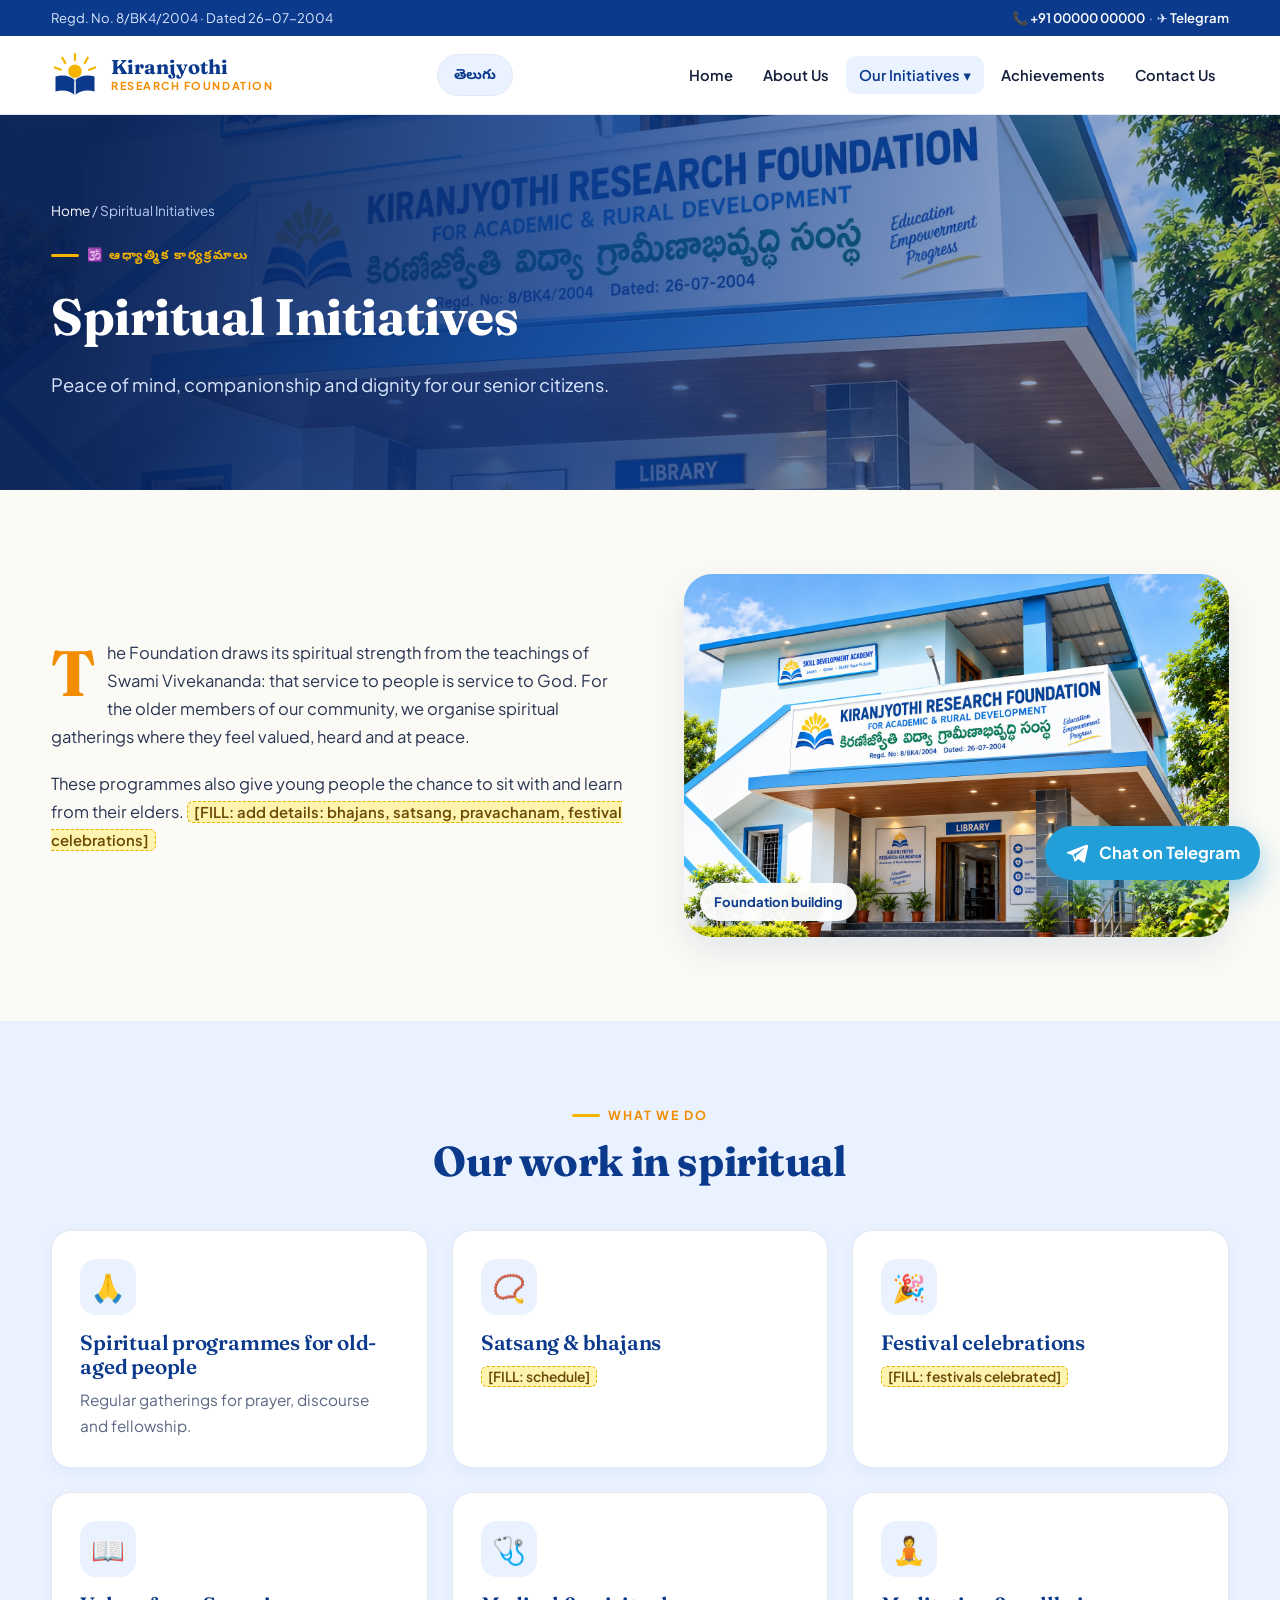
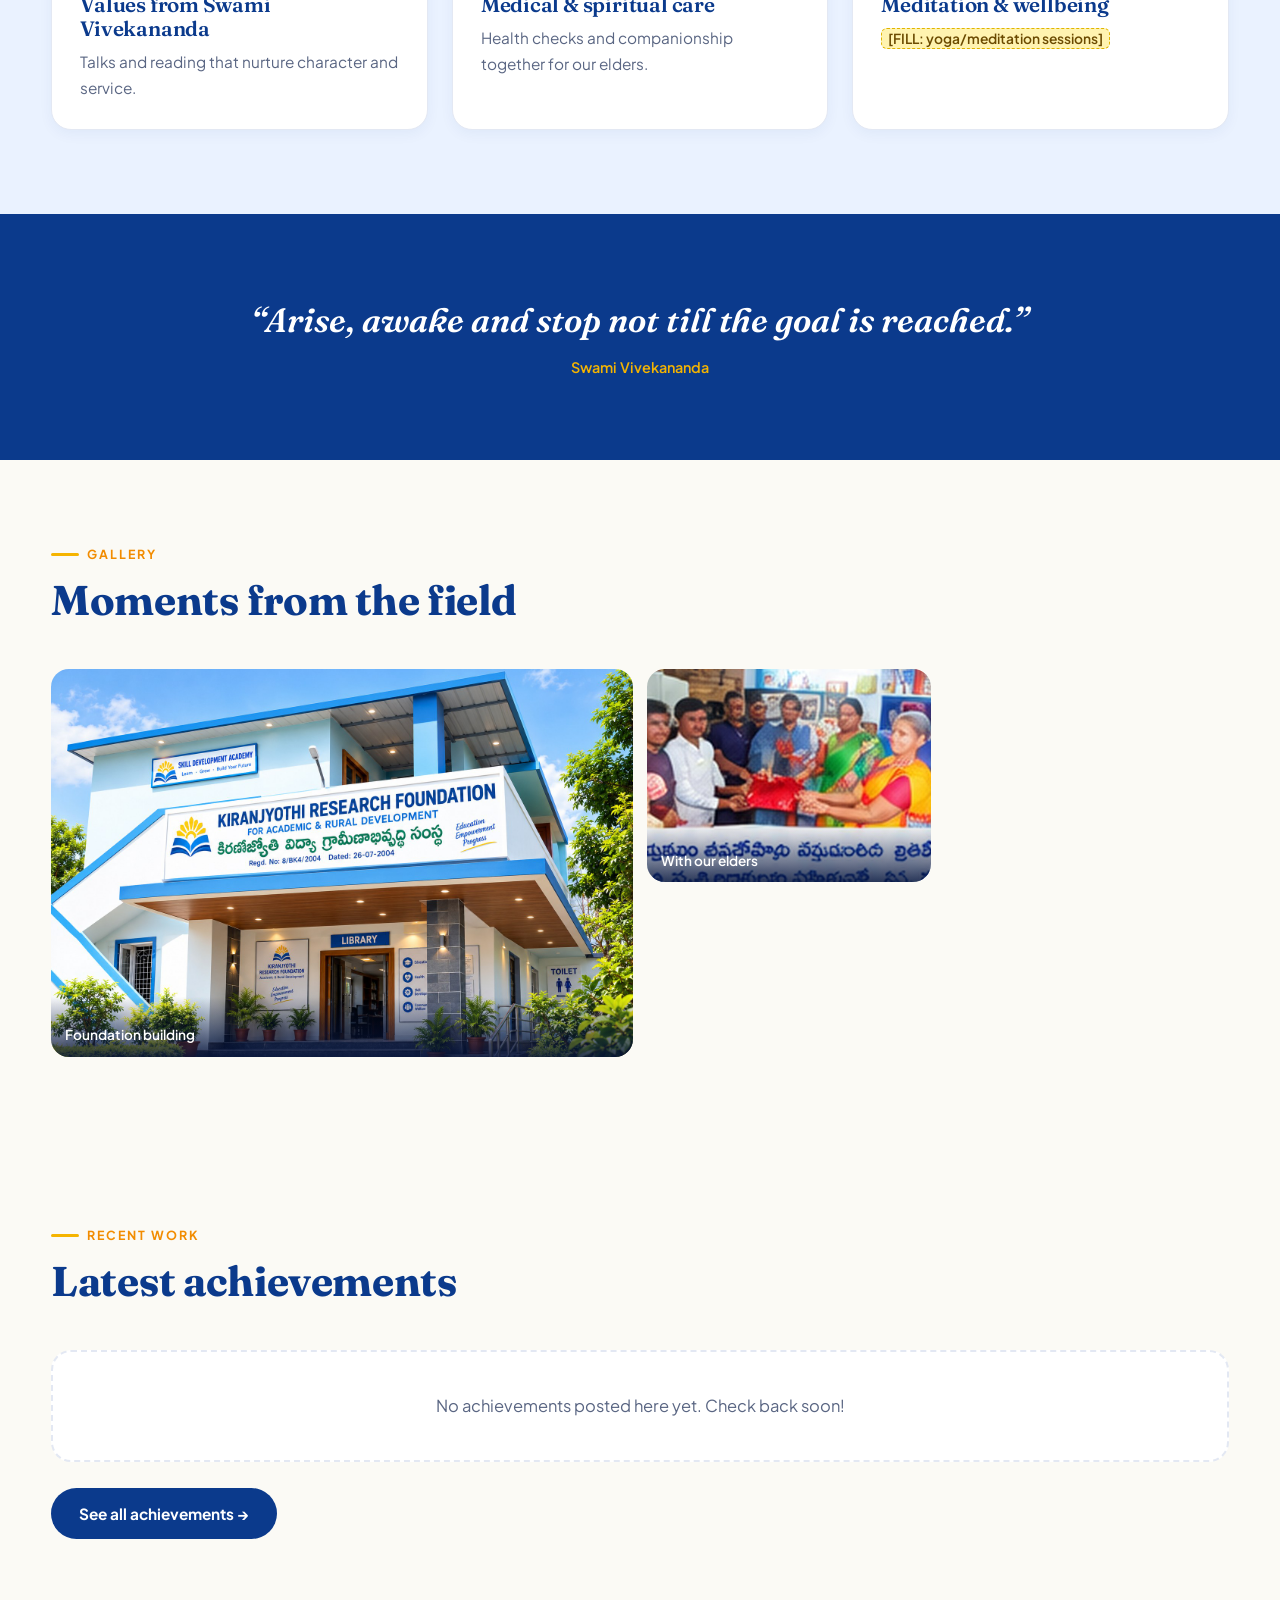
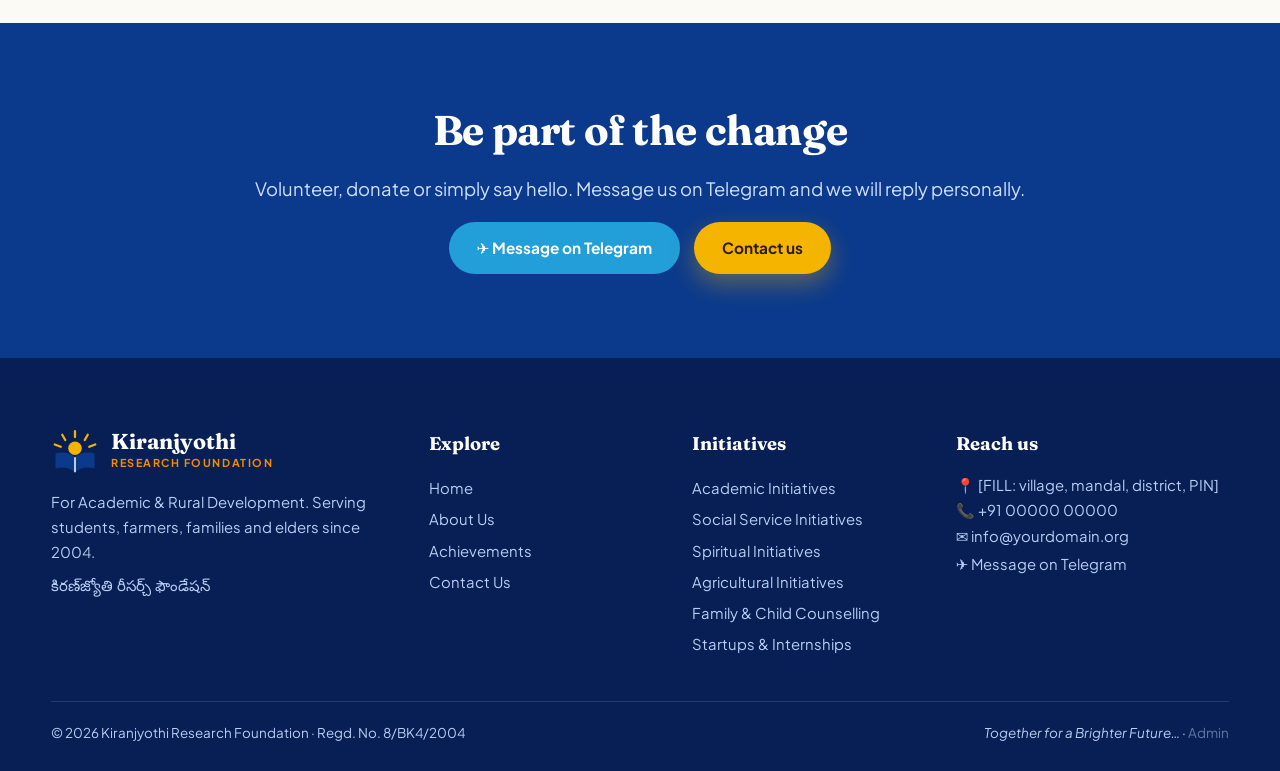
<file: spiritual.html>
<!DOCTYPE html>
<html lang="en"><head><meta charset="utf-8"><meta name="viewport" content="width=device-width,initial-scale=1">
<title>Spiritual Initiatives — Kiranjyothi Research Foundation</title><meta name="description" content="Peace of mind, companionship and dignity for our senior citizens."><link rel="icon" href="data:image/svg+xml,%3Csvg xmlns='http://www.w3.org/2000/svg' viewBox='0 0 64 64'%3E%3Ccircle cx='32' cy='32' r='30' fill='%230b3a8c'/%3E%3Ccircle cx='32' cy='28' r='10' fill='%23f5b400'/%3E%3C/svg%3E">
<link rel="preconnect" href="https://fonts.googleapis.com"><link rel="preconnect" href="https://fonts.gstatic.com" crossorigin>
<link href="https://fonts.googleapis.com/css2?family=Fraunces:ital,opsz,wght@0,9..144,500;0,9..144,700;1,9..144,600&family=Noto+Sans+Telugu:wght@400;600;700&family=Plus+Jakarta+Sans:wght@400;500;600;700;800&display=swap" rel="stylesheet">
<style>
:root{
  --blue:#0b3a8c;--blue2:#1f6fe0;--sky:#eaf2ff;--gold:#f5b400;--saffron:#f28c00;--green:#1e9e5a;
  --ink:#14203b;--muted:#5a6683;--bg:#fbfaf5;--card:#fff;--line:#e3e8f3;
  --r:20px;--shadow:0 14px 36px rgba(11,58,140,.10);
  --display:'Fraunces','Georgia','Times New Roman',serif;
  --body:'Plus Jakarta Sans','Noto Sans Telugu','Segoe UI',system-ui,sans-serif;
}
*{box-sizing:border-box;margin:0;padding:0}
html{scroll-behavior:smooth}
body{font-family:var(--body);color:var(--ink);background:var(--bg);line-height:1.7;font-size:16.5px;-webkit-font-smoothing:antialiased}
img{max-width:100%;display:block}
a{color:var(--blue2);text-decoration:none}
.te{font-family:'Noto Sans Telugu','Plus Jakarta Sans',sans-serif}
.wrap{width:min(1180px,92%);margin-inline:auto}
h1,h2,h3{font-family:var(--display);line-height:1.15;color:var(--blue);letter-spacing:-.01em}
h1{font-size:clamp(2.3rem,5.2vw,4rem);font-weight:700}
h2{font-size:clamp(1.8rem,3.4vw,2.6rem);font-weight:700}
h3{font-size:1.3rem;font-weight:600}
.eyebrow{display:inline-flex;gap:.5rem;align-items:center;font-size:.78rem;font-weight:700;letter-spacing:.16em;text-transform:uppercase;color:var(--saffron)}
.eyebrow::before{content:"";width:28px;height:3px;background:var(--gold);border-radius:3px}
.lead{font-size:1.15rem;color:var(--muted);max-width:62ch}
section{padding:84px 0}
.sec-head{margin-bottom:44px;display:grid;gap:12px}
.sec-head.center{text-align:center;justify-items:center}
mark.fill{background:#fff3b0;color:#6b4a00;padding:1px 6px;border-radius:6px;font-size:.9em;font-weight:600;border:1px dashed #e0b400}

/* top strip + header */
.strip{background:var(--blue);color:#dbe7ff;font-size:.82rem;padding:7px 0}
.strip .wrap{display:flex;justify-content:space-between;gap:12px;flex-wrap:wrap}
.strip a{color:#fff;font-weight:600}
header.site{position:sticky;top:0;z-index:50;background:rgba(255,255,255,.92);backdrop-filter:blur(12px);border-bottom:1px solid var(--line)}
header.site .wrap{display:flex;align-items:center;justify-content:space-between;height:78px;gap:18px}
.brand{display:flex;align-items:center;gap:12px;color:var(--blue)}
.brand svg{width:48px;height:48px;flex:none}
.brand b{font-family:var(--display);font-size:1.25rem;display:block;line-height:1.05}
.brand small{display:block;font-size:.68rem;letter-spacing:.14em;color:var(--saffron);font-weight:700;text-transform:uppercase}
nav.main{display:flex;gap:4px;align-items:center}
nav.main a,nav.main .dd>button{font:600 .92rem var(--body);color:var(--ink);padding:10px 13px;border-radius:10px;background:none;border:0;cursor:pointer;display:block}
nav.main a:hover,nav.main .dd>button:hover,nav.main a.active,nav.main .dd.active>button{background:var(--sky);color:var(--blue)}
.dd{position:relative}
.dd .menu{position:absolute;top:100%;left:0;min-width:270px;background:#fff;border:1px solid var(--line);border-radius:16px;box-shadow:var(--shadow);padding:8px;display:none}
.dd:hover .menu,.dd:focus-within .menu,.dd.open .menu{display:block}
.dd .menu a{display:flex;gap:10px;align-items:center}
.burger{display:none;background:var(--blue);color:#fff;border:0;width:44px;height:44px;border-radius:12px;font-size:1.3rem;cursor:pointer}
@media(max-width:1020px){
  .burger{display:block}
  nav.main{position:fixed;inset:78px 0 0 0;background:#fff;flex-direction:column;align-items:stretch;padding:18px;overflow:auto;transform:translateX(100%);transition:.3s}
  nav.main.open{transform:none}
  .dd .menu{position:static;display:block;border:0;box-shadow:none;padding:0 0 0 12px}
  .dd>button{display:none!important}
}

/* buttons */
.btn{display:inline-flex;align-items:center;gap:.55rem;padding:14px 26px;border-radius:999px;font:700 .96rem var(--body);border:2px solid transparent;cursor:pointer;transition:.25s}
.btn.primary{background:var(--gold);color:#2a1d00;box-shadow:0 10px 24px rgba(245,180,0,.35)}
.btn.primary:hover{transform:translateY(-3px)}
.btn.ghost{border-color:rgba(255,255,255,.7);color:#fff}
.btn.ghost:hover{background:#fff;color:var(--blue)}
.btn.blue{background:var(--blue);color:#fff}
.btn.blue:hover{background:var(--blue2)}
.btn.tg{background:#229ed9;color:#fff}

/* hero */
.hero{position:relative;color:#fff;background:var(--blue);overflow:hidden;padding:0}
.hero .bg{position:absolute;inset:0;background-size:cover;background-position:center}
.hero::after{content:"";position:absolute;inset:0;background:linear-gradient(100deg,rgba(7,31,84,.96) 8%,rgba(11,58,140,.82) 45%,rgba(11,58,140,.25) 100%)}
.hero .wrap{position:relative;z-index:2;padding:110px 0 150px;display:grid;gap:22px;max-width:1180px}
.hero h1{color:#fff;max-width:15ch}
.hero h1 em{font-style:italic;color:var(--gold)}
.hero p.lead{color:#dbe7ff}
.hero .eyebrow{color:var(--gold)}
.hero .ctas{display:flex;gap:14px;flex-wrap:wrap;margin-top:8px}
.hero.small .wrap{padding:84px 0 90px}
.hero.small h1{font-size:clamp(2.1rem,4.4vw,3.2rem);max-width:22ch}
.sunrise{position:absolute;right:-90px;bottom:-110px;width:520px;opacity:.16;z-index:1}
.crumbs{font-size:.85rem;color:#b9cdf5}.crumbs a{color:#fff}

/* stats band */
.stats{margin-top:-70px;position:relative;z-index:5;padding:0}
.stats .grid{background:#fff;border-radius:26px;box-shadow:var(--shadow);display:grid;grid-template-columns:repeat(4,1fr);border:1px solid var(--line)}
.stat{padding:30px 22px;text-align:center;border-right:1px solid var(--line)}
.stat:last-child{border:0}
.stat b{font-family:var(--display);font-size:2.6rem;color:var(--blue);display:block;line-height:1}
.stat span{font-size:.88rem;color:var(--muted);font-weight:600}
@media(max-width:720px){.stats .grid{grid-template-columns:repeat(2,1fr)}.stat:nth-child(2){border-right:0}.stat{border-bottom:1px solid var(--line)}}

/* grids and cards */
.grid{display:grid;gap:24px}
.g2{grid-template-columns:repeat(2,1fr)}.g3{grid-template-columns:repeat(3,1fr)}.g4{grid-template-columns:repeat(4,1fr)}
@media(max-width:900px){.g3,.g4{grid-template-columns:repeat(2,1fr)}}
@media(max-width:620px){.g2,.g3,.g4{grid-template-columns:1fr}}
.card{background:var(--card);border:1px solid var(--line);border-radius:var(--r);padding:28px;box-shadow:0 4px 14px rgba(11,58,140,.05);transition:.3s}
.card:hover{transform:translateY(-6px);box-shadow:var(--shadow)}
.card .ico{width:56px;height:56px;border-radius:16px;display:grid;place-items:center;font-size:1.7rem;background:var(--sky);margin-bottom:16px}
.card p{color:var(--muted);font-size:.96rem;margin-top:8px}
.focus{position:relative;overflow:hidden;color:#fff;border:0;min-height:260px;display:flex;flex-direction:column;justify-content:flex-end}
.focus h3{color:#fff}.focus p{color:rgba(255,255,255,.88)}
.focus .te{opacity:.85;font-size:.9rem}
.focus::before{content:"";position:absolute;inset:0;background:var(--c);z-index:0}
.focus::after{content:attr(data-n);position:absolute;top:8px;right:20px;font:700 5.5rem var(--display);opacity:.15;color:#fff}
.focus>*{position:relative;z-index:1}
.focus .more{margin-top:14px;font-weight:700;font-size:.9rem;color:var(--gold)}
.split{display:grid;grid-template-columns:1.05fr 1fr;gap:60px;align-items:center}
@media(max-width:900px){.split{grid-template-columns:1fr;gap:34px}}
.photo{border-radius:28px;overflow:hidden;box-shadow:var(--shadow);position:relative}
.photo img{width:100%;height:100%;object-fit:cover}
.photo .tag{position:absolute;left:16px;bottom:16px;background:rgba(255,255,255,.95);padding:8px 14px;border-radius:999px;font-weight:700;font-size:.82rem;color:var(--blue)}
.essay p{margin-bottom:1.1em;color:#2a3553}
.essay p:first-of-type::first-letter{font:700 4rem/0.8 var(--display);float:left;padding:8px 12px 0 0;color:var(--saffron)}
.ticks{list-style:none;display:grid;gap:12px}
.ticks li{display:flex;gap:12px;align-items:flex-start;padding:14px 16px;background:#fff;border:1px solid var(--line);border-radius:14px}
.ticks li::before{content:"✓";flex:none;width:26px;height:26px;border-radius:50%;background:var(--green);color:#fff;display:grid;place-items:center;font-size:.8rem;font-weight:800;margin-top:2px}
.band{background:var(--blue);color:#fff;position:relative;overflow:hidden}
.band h2,.band h3{color:#fff}.band .lead{color:#cfe0ff}
.soft{background:var(--sky)}
.quote{font:italic 600 clamp(1.4rem,3vw,2.1rem)/1.35 var(--display);text-align:center;max-width:24em;margin:auto}
.quote small{display:block;font:600 .9rem var(--body);color:var(--gold);margin-top:14px;font-style:normal}

/* timeline */
.timeline{position:relative;display:grid;gap:26px;padding-left:34px;border-left:3px solid var(--gold)}
.tl{position:relative}.tl::before{content:"";position:absolute;left:-44px;top:6px;width:16px;height:16px;border-radius:50%;background:var(--blue);border:4px solid var(--gold)}
.tl b{font-family:var(--display);font-size:1.3rem;color:var(--blue)}

/* gallery */
.gallery{display:grid;grid-template-columns:repeat(4,1fr);gap:14px}
.gallery figure{border-radius:18px;overflow:hidden;position:relative;aspect-ratio:4/3;cursor:zoom-in;background:#ddd}
.gallery figure:nth-child(1){grid-column:span 2;grid-row:span 2;aspect-ratio:auto}
.gallery img{width:100%;height:100%;object-fit:cover;transition:.5s}
.gallery figure:hover img{transform:scale(1.07)}
.gallery figcaption{position:absolute;inset:auto 0 0 0;padding:26px 14px 10px;background:linear-gradient(transparent,rgba(5,20,60,.85));color:#fff;font-size:.85rem;font-weight:600}
@media(max-width:720px){.gallery{grid-template-columns:repeat(2,1fr)}}
.lightbox{position:fixed;inset:0;background:rgba(5,15,40,.92);z-index:100;display:none;place-items:center;padding:24px}
.lightbox.show{display:grid}.lightbox img{max-height:90vh;border-radius:12px}

/* achievements */
.ach-card{display:flex;flex-direction:column;background:#fff;border:1px solid var(--line);border-radius:var(--r);overflow:hidden;color:inherit;transition:.3s}
.ach-card:hover{transform:translateY(-6px);box-shadow:var(--shadow)}
.ach-card .im{aspect-ratio:16/10;background:linear-gradient(135deg,var(--blue),var(--blue2));overflow:hidden;display:grid;place-items:center;font-size:3rem}
.ach-card .im img{width:100%;height:100%;object-fit:cover}
.ach-card .tx{padding:20px 22px 24px;display:grid;gap:8px}
.ach-card h3{font-size:1.18rem}
.ach-card p{color:var(--muted);font-size:.93rem}
.badge{display:inline-block;font-size:.72rem;font-weight:800;letter-spacing:.08em;text-transform:uppercase;padding:4px 11px;border-radius:999px;background:var(--sky);color:var(--blue);justify-self:start}
.meta{font-size:.82rem;color:var(--muted);font-weight:600}
.filters{display:flex;gap:10px;flex-wrap:wrap;margin-bottom:30px}
.chip{padding:9px 18px;border-radius:999px;border:1.5px solid var(--line);background:#fff;font:600 .88rem var(--body);cursor:pointer}
.chip.on,.chip:hover{background:var(--blue);color:#fff;border-color:var(--blue)}
.empty{padding:40px;text-align:center;color:var(--muted);background:#fff;border:2px dashed var(--line);border-radius:var(--r);grid-column:1/-1}
.article{max-width:820px;margin:auto}
.article .body p{margin-bottom:1.2em;font-size:1.08rem}
.article .hero-img{border-radius:24px;overflow:hidden;margin:26px 0;box-shadow:var(--shadow)}

/* forms */
form.f{display:grid;gap:16px}
label{font-weight:700;font-size:.88rem;color:var(--blue);display:grid;gap:6px}
input,textarea,select{font:inherit;padding:13px 15px;border:1.5px solid var(--line);border-radius:12px;background:#fff;color:var(--ink);width:100%}
input:focus,textarea:focus,select:focus{outline:3px solid rgba(31,111,224,.25);border-color:var(--blue2)}
textarea{min-height:130px;resize:vertical}
.note{font-size:.85rem;color:var(--muted)}
.status{padding:12px 16px;border-radius:12px;font-weight:600;display:none}
.status.ok{display:block;background:#e5f7ec;color:#116b3a}.status.err{display:block;background:#fdeaea;color:#9a1d1d}
.infobox{display:grid;gap:18px}
.infobox div{display:flex;gap:14px;align-items:flex-start}
.infobox .ico{width:46px;height:46px;border-radius:14px;background:var(--sky);display:grid;place-items:center;font-size:1.3rem;flex:none}

/* footer */
footer.site{background:#071f54;color:#b9cdf5;padding:70px 0 26px;font-size:.93rem}
footer.site h4{color:#fff;font-family:var(--display);font-size:1.15rem;margin-bottom:14px}
footer.site a{color:#b9cdf5;display:block;padding:3px 0}footer.site a:hover{color:var(--gold)}
footer.site .cols{display:grid;grid-template-columns:1.5fr 1fr 1fr 1.2fr;gap:36px}
@media(max-width:900px){footer.site .cols{grid-template-columns:1fr 1fr}}
@media(max-width:560px){footer.site .cols{grid-template-columns:1fr}}
footer.site .legal{border-top:1px solid rgba(255,255,255,.12);margin-top:40px;padding-top:20px;display:flex;justify-content:space-between;flex-wrap:wrap;gap:10px;font-size:.84rem}

/* telegram float */
.tg-float{position:fixed;right:20px;bottom:20px;z-index:60;display:flex;align-items:center;gap:10px;background:#229ed9;color:#fff;padding:13px 20px;border-radius:999px;font-weight:700;box-shadow:0 12px 28px rgba(34,158,217,.45);transition:.25s}
.tg-float:hover{transform:translateY(-4px);color:#fff}
.tg-float svg{width:24px;height:24px}
@media(max-width:560px){.tg-float span{display:none}.tg-float{padding:14px}}

/* admin */
.admin-bar{display:flex;justify-content:space-between;align-items:center;gap:12px;flex-wrap:wrap;margin-bottom:26px}
.thumbs{display:flex;gap:10px;flex-wrap:wrap}
.thumbs div{position:relative}.thumbs img{width:90px;height:70px;object-fit:cover;border-radius:10px}
.thumbs button{position:absolute;top:-8px;right:-8px;border:0;background:#c0392b;color:#fff;width:22px;height:22px;border-radius:50%;cursor:pointer}
.row{display:flex;justify-content:space-between;align-items:center;gap:14px;padding:14px 0;border-bottom:1px solid var(--line)}
.row small{color:var(--muted)}
.mini{padding:7px 14px;border-radius:10px;border:1.5px solid var(--line);background:#fff;font:600 .82rem var(--body);cursor:pointer}
.mini.danger{color:#b3261e;border-color:#f3c4c0}

/* reveal */
.rv{opacity:0;transform:translateY(26px);transition:opacity .7s,transform .7s}
.rv.in{opacity:1;transform:none}
@media(prefers-reduced-motion:reduce){.rv{opacity:1;transform:none;transition:none}html{scroll-behavior:auto}}

/* language switch */
.hd-right{display:flex;gap:10px;align-items:center}
.lang-btn{background:var(--sky);color:var(--blue);border:1.5px solid var(--line);padding:9px 16px;border-radius:999px;font:700 .88rem var(--body);cursor:pointer;white-space:nowrap}
.lang-btn:hover{background:var(--blue);color:#fff;border-color:var(--blue)}
html[lang="te"] body{font-family:'Noto Sans Telugu','Plus Jakarta Sans',sans-serif}
html[lang="te"] h1,html[lang="te"] h2,html[lang="te"] h3,html[lang="te"] .brand b{font-family:'Noto Sans Telugu',sans-serif;letter-spacing:0;line-height:1.3}
html[lang="te"] .eyebrow{letter-spacing:.02em;text-transform:none}

</style></head><body>
<div class="strip"><div class="wrap"><span>Regd. No. 8/BK4/2004 · Dated 26-07-2004</span><span>📞 <a href="tel:+910000000000">+91 00000 00000</a> &nbsp;·&nbsp; ✈️ <a data-tg href="#">Telegram</a></span></div></div><header class="site"><div class="wrap"><a class="brand" href="index.html"><svg viewBox="0 0 64 64" aria-hidden="true"><g stroke="#f5b400" stroke-width="3" stroke-linecap="round"><path d="M32 4v8M15 9l4 7M49 9l-4 7M5 22l8 3M59 22l-8 3"/></g><circle cx="32" cy="27" r="9" fill="#f5b400"/><path d="M6 34c10-3 20-1 26 5 6-6 16-8 26-5v20c-10-3-20-1-26 5-6-6-16-8-26-5z" fill="#0b3a8c"/><path d="M32 39v20" stroke="#fff" stroke-width="2"/></svg><span><b>Kiranjyothi</b><small>Research Foundation</small></span></a><div class="hd-right"><button class="lang-btn" id="langBtn" type="button">తెలుగు</button><button class="burger" aria-label="Menu" aria-expanded="false">☰</button></div><nav class="main"><a href="index.html">Home</a><a href="about.html">About Us</a><div class="dd active"><button type="button">Our Initiatives ▾</button><div class="menu"><a href="academic.html">🎓 Academic Initiatives</a><a href="social-service.html">🤝 Social Service Initiatives</a><a href="spiritual.html">🕉️ Spiritual Initiatives</a><a href="agricultural.html">🌾 Agricultural Initiatives</a><a href="family-counselling.html">👨‍👩‍👧 Family & Child Counselling</a><a href="startups-internships.html">🚀 Startups & Internships</a></div></div><a href="achievements.html">Achievements</a><a href="contact.html">Contact Us</a></nav></div></header>
<main><section class="hero small"><div class="bg" style="background-image:url(images/building.jpg)"></div><div class="wrap"><div class="crumbs"><a href="index.html">Home</a> / Spiritual Initiatives</div><span class="eyebrow">🕉️ ఆధ్యాత్మిక కార్యక్రమాలు</span><h1>Spiritual Initiatives</h1><p class="lead">Peace of mind, companionship and dignity for our senior citizens.</p></div></section><section><div class="wrap split"><div class="essay rv"><p>The Foundation draws its spiritual strength from the teachings of Swami Vivekananda: that service to people is service to God. For the older members of our community, we organise spiritual gatherings where they feel valued, heard and at peace.</p><p>These programmes also give young people the chance to sit with and learn from their elders. <mark class="fill">[FILL: add details: bhajans, satsang, pravachanam, festival celebrations]</mark></p></div><div class="photo rv"><img src="images/building.jpg" alt="Spiritual Initiatives"><span class="tag">Foundation building</span></div></div></section><section class="soft"><div class="wrap"><div class="sec-head center"><span class="eyebrow">What we do</span><h2>Our work in spiritual</h2></div><div class="grid g3"><div class="card rv"><div class="ico">🙏</div><h3>Spiritual programmes for old-aged people</h3><p>Regular gatherings for prayer, discourse and fellowship.</p></div><div class="card rv"><div class="ico">📿</div><h3>Satsang & bhajans</h3><p><mark class="fill">[FILL: schedule]</mark></p></div><div class="card rv"><div class="ico">🎉</div><h3>Festival celebrations</h3><p><mark class="fill">[FILL: festivals celebrated]</mark></p></div><div class="card rv"><div class="ico">📖</div><h3>Values from Swami Vivekananda</h3><p>Talks and reading that nurture character and service.</p></div><div class="card rv"><div class="ico">🩺</div><h3>Medical & spiritual care</h3><p>Health checks and companionship together for our elders.</p></div><div class="card rv"><div class="ico">🧘</div><h3>Meditation & wellbeing</h3><p><mark class="fill">[FILL: yoga/meditation sessions]</mark></p></div></div></div></section><section class="band"><div class="wrap"><blockquote class="quote rv">“Arise, awake and stop not till the goal is reached.”<small>Swami Vivekananda</small></blockquote></div></section><section><div class="wrap"><div class="sec-head"><span class="eyebrow">Gallery</span><h2>Moments from the field</h2></div><div class="gallery"><figure class="rv"><img loading="lazy" src="images/building.jpg" alt="Foundation building"><figcaption>Foundation building</figcaption></figure><figure class="rv"><img loading="lazy" src="images/elderly-distribution.jpg" alt="With our elders"><figcaption>With our elders</figcaption></figure></div></div></section><section><div class="wrap"><div class="sec-head"><span class="eyebrow">Recent work</span><h2>Latest achievements</h2></div><div class="grid g3" data-achievements data-cat="spiritual" data-limit="3"></div><p style="margin-top:26px"><a class="btn blue" href="achievements.html">See all achievements →</a></p></div></section><section class="band"><div class="wrap" style="text-align:center;display:grid;gap:18px;justify-items:center"><h2>Be part of the change</h2><p class="lead">Volunteer, donate or simply say hello. Message us on Telegram and we will reply personally.</p><div style="display:flex;gap:14px;flex-wrap:wrap;justify-content:center"><a class="btn tg" data-tg href="#">✈️ Message on Telegram</a><a class="btn primary" href="contact.html">Contact us</a></div></div></section></main>
<footer class="site"><div class="wrap"><div class="cols"><div><div class="brand" style="color:#fff;margin-bottom:14px"><svg viewBox="0 0 64 64" aria-hidden="true"><g stroke="#f5b400" stroke-width="3" stroke-linecap="round"><path d="M32 4v8M15 9l4 7M49 9l-4 7M5 22l8 3M59 22l-8 3"/></g><circle cx="32" cy="27" r="9" fill="#f5b400"/><path d="M6 34c10-3 20-1 26 5 6-6 16-8 26-5v20c-10-3-20-1-26 5-6-6-16-8-26-5z" fill="#0b3a8c"/><path d="M32 39v20" stroke="#fff" stroke-width="2"/></svg><span><b style="font-size:1.35rem">Kiranjyothi</b><small>Research Foundation</small></span></div><p>For Academic & Rural Development. Serving students, farmers, families and elders since 2004.</p><p class="te" style="margin-top:10px">కిరణ్‌జ్యోతి రీసర్చ్ ఫౌండేషన్</p></div><div><h4>Explore</h4><a href="index.html">Home</a><a href="about.html">About Us</a><a href="achievements.html">Achievements</a><a href="contact.html">Contact Us</a></div><div><h4>Initiatives</h4><a href="academic.html">Academic Initiatives</a><a href="social-service.html">Social Service Initiatives</a><a href="spiritual.html">Spiritual Initiatives</a><a href="agricultural.html">Agricultural Initiatives</a><a href="family-counselling.html">Family & Child Counselling</a><a href="startups-internships.html">Startups & Internships</a></div><div><h4>Reach us</h4><p>📍 [FILL: village, mandal, district, PIN]</p><p>📞 <a style="display:inline" href="tel:+910000000000">+91 00000 00000</a></p><p>✉️ <a style="display:inline" href="mailto:info@yourdomain.org">info@yourdomain.org</a></p><p><a data-tg href="#">✈️ Message on Telegram</a></p></div></div><div class="legal"><span>© <span id="yr"></span> Kiranjyothi Research Foundation · Regd. No. 8/BK4/2004</span><span><em>Together for a Brighter Future…</em> · <a style="display:inline;opacity:.5" href="admin.html">Admin</a></span></div></div></footer><a class="tg-float" data-tg href="#" aria-label="Message us on Telegram"><svg viewBox="0 0 24 24" fill="currentColor"><path d="M21.9 3.6 2.7 11c-1.3.5-1.3 1.3-.2 1.6l4.9 1.5 1.9 5.7c.2.6.4.8.9.8.4 0 .6-.2.9-.5l2.3-2.2 4.8 3.5c.9.5 1.5.2 1.7-.8l3.2-15.1c.3-1.3-.5-1.9-1.7-1.4zM8.6 13.5l9.9-6.2c.5-.3.9-.1.5.2l-8.1 7.3-.3 3.4-2-4.7z"/></svg><span>Chat on Telegram</span></a><div class="lightbox" role="dialog" aria-label="Image viewer"></div><script>document.getElementById("yr").textContent=new Date().getFullYear()</script>
<script>window.KRF_CONFIG={"orgName": "Kiranjyothi Research Foundation", "founded": 2004, "telegramUsername": "YourTelegramUsername", "telegramBotToken": "", "telegramChatId": "", "telegramProxyUrl": "", "adminPassword": "change-this-password"};window.KRF_SEED=[{"id": "20-years-of-service", "title": "Two decades of service: Kiranjyothi turns 20", "category": "general", "date": "2024-07-26", "summary": "On 26 July 2024 the Foundation completed 20 years of service to students, farmers and elders.", "body": "Since 26 July 2004 the Kiranjyothi Research Foundation has worked quietly for education, skill development and rural welfare.\n\nTwenty years on, the work continues with the same spirit: Live and Let Live.\n\n[Owner: replace this text with the story of the anniversary event, guests who attended and what was announced.]", "images": ["images/building.jpg"]}, {"id": "ms-excel-competition-2024", "title": "MS Excel Competition for students", "category": "academic", "date": "2024-03-26", "summary": "A one-hour MS Excel competition at the school campus with cash prizes for the top three.", "body": "The Kiranjyothi Skill Development Academy held an MS Excel competition on 26 March 2024 at the school campus. The test lasted 1 hour.\n\nPrizes: 1st Rs. 1,500, 2nd Rs. 1,000 and 3rd Rs. 500.\n\n[Owner: add winners' names, number of participants and photos.]", "images": ["images/computer-lab.jpg"]}, {"id": "technical-lecture-cloud-devops-2024", "title": "Technical lecture: Cloud, AWS, SQL, DevOps and Python", "category": "startups", "date": "2024-03-26", "summary": "An employability session where an experienced IT professional oriented youth on cloud, AWS/SQL, DevOps and Python.", "body": "On Sunday 26 March 2024 (9:00 am to 4:00 pm) the Skill Development Academy hosted a technical lecture session titled 'An orientation session on Cloud Transformation, AWS/SQL, DevOps and Python'.\n\nThe resource person is a software professional with more than 8 years of experience who has trained over 2000 students.\n\n[Owner: add the speaker's full name, attendance and photos.]", "images": ["images/classroom.jpg"]}, {"id": "interview-gd-workshop-2023", "title": "How to Succeed in Interview and Group Discussion", "category": "startups", "date": "2023-10-22", "summary": "A Sunday workshop by an expert team from Hyderabad on interviews, group discussion, resumes and personality development.", "body": "On 22 October 2023 (Sunday, 9:00 am to 6:00 pm) a renowned expert team from Hyderabad conducted a full-day programme.\n\nTopics: how to do an interview and group discussion effectively, tips for good communication, resume writing and interview preparation, personality development and career guidance.\n\n[Owner: add photos and feedback from participants.]", "images": ["images/scholarship-handover.jpg"]}, {"id": "elders-distribution-programme", "title": "Support and distribution programme for the elderly", "category": "social", "date": "2024-01-15", "summary": "Clothes and essentials were distributed to old-aged people of the village.", "body": "The Foundation regularly distributes clothes and accessories to elderly people, honouring them with respect.\n\n[Owner: add the exact date, place and number of beneficiaries, then replace this note.]", "images": ["images/elderly-distribution.jpg"]}, {"id": "founder-with-children", "title": "Our founder with the children of the village", "category": "academic", "date": "2004-12-01", "summary": "From the early years: books, notebooks and encouragement for children who needed them most.", "body": "From the very beginning, the Foundation's family has stood beside children and parents who could not afford school supplies.\n\n[Owner: replace this with the story behind this photograph.]", "images": ["images/founder-with-children.jpg"]}];</script>
<script>
(function(){
'use strict';
var C = window.KRF_CONFIG;
var KEY = 'krf_achievements_v1';
var CATS = {
  academic:{label:'Academic',page:'academic.html',icon:'🎓'},
  social:{label:'Social Service',page:'social-service.html',icon:'🤝'},
  spiritual:{label:'Spiritual',page:'spiritual.html',icon:'🕉️'},
  agri:{label:'Agricultural',page:'agricultural.html',icon:'🌾'},
  family:{label:'Family & Child Counselling',page:'family-counselling.html',icon:'👨‍👩‍👧'},
  startups:{label:'Startups & Internships',page:'startups-internships.html',icon:'🚀'},
  general:{label:'Foundation News',page:'about.html',icon:'⭐'}
};
/* ---------- English / Telugu language switch ---------- */
var TE = {
 'Home':'హోమ్','About Us':'మా గురించి','Our Initiatives ▾':'మా కార్యక్రమాలు ▾','Achievements':'విజయాలు','Contact Us':'సంప్రదించండి',
 'Explore':'అన్వేషించండి','Explore →':'అన్వేషించండి →','Initiatives':'కార్యక్రమాలు','Reach us':'మమ్మల్ని సంప్రదించండి',
 'Chat on Telegram':'టెలిగ్రామ్‌లో చాట్ చేయండి','Message on Telegram':'టెలిగ్రామ్‌లో సందేశం పంపండి','Open Telegram chat':'టెలిగ్రామ్ చాట్ తెరవండి',
 'Telegram':'టెలిగ్రామ్','Share on Telegram':'టెలిగ్రామ్‌లో షేర్ చేయండి','Send via Telegram':'టెలిగ్రామ్ ద్వారా పంపండి',
 'Our story':'మా కథ','See achievements':'విజయాలు చూడండి','Read our full story →':'మా పూర్తి కథ చదవండి →','Read more →':'మరింత చదవండి →',
 'Since 2004 · For Academic & Rural Development':'2004 నుండి · విద్యా & గ్రామీణాభివృద్ధి కోసం',
 'Together for a Brighter Future…':'ఉజ్వల భవిష్యత్తు కోసం కలిసి…',
 'Years of service':'సేవా సంవత్సరాలు','Focus initiatives':'ప్రధాన కార్యక్రమాలు','Computer courses':'కంప్యూటర్ కోర్సులు','Year of registration':'నమోదైన సంవత్సరం',
 'Our focus areas':'మా ప్రధాన రంగాలు','Six initiatives, one mission':'ఆరు కార్యక్రమాలు, ఒకే లక్ష్యం',
 'Academic Initiatives':'విద్యా కార్యక్రమాలు','Social Service Initiatives':'సామాజిక సేవా కార్యక్రమాలు','Spiritual Initiatives':'ఆధ్యాత్మిక కార్యక్రమాలు',
 'Agricultural Initiatives':'వ్యవసాయ కార్యక్రమాలు','Social Service':'సామాజిక సేవ','Family & Child Counselling':'కుటుంబ & బాల సలహా','Startups & Internships':'స్టార్టప్‌లు & ఇంటర్న్‌షిప్‌లు',
 'Latest achievements':'తాజా విజయాలు','See all achievements →':'అన్ని విజయాలు చూడండి →','All achievements →':'అన్ని విజయాలు →','← All achievements':'← అన్ని విజయాలు',
 'Recent work':'ఇటీవలి పని','Our impact':'మా ప్రభావం','All':'అన్నీ',
 'Academic':'విద్య','Spiritual':'ఆధ్యాత్మిక','Agricultural':'వ్యవసాయం','Foundation News':'సంస్థ వార్తలు',
 'Gallery':'గ్యాలరీ','Our work in action':'ఆచరణలో మా పని','Our campus & community':'మా క్యాంపస్ & సమాజం','Moments from the field':'క్షేత్రం నుండి దృశ్యాలు',
 'What we do':'మేము చేసేది','Where it began':'ఇక్కడ మొదలైంది','Our promise':'మా వాగ్దానం',
 'Who we are':'మేము ఎవరం','Our aims':'మా లక్ష్యాలు','Why we exist':'మేము ఎందుకు ఉన్నాం','Our journey':'మా ప్రయాణం','Milestones':'ముఖ్య ఘట్టాలు',
 'Inside the Foundation':'సంస్థ లోపల','Our people':'మా బృందం','Leadership & team':'నాయకత్వం & బృందం','About us':'మా గురించి',
 'Get in touch':'మమ్మల్ని సంప్రదించండి','Let’s talk':'మాట్లాడుకుందాం','Send us a message':'మాకు సందేశం పంపండి','Your name':'మీ పేరు',
 'Phone / Telegram':'ఫోన్ / టెలిగ్రామ్','Topic':'విషయం','Message':'సందేశం','Address':'చిరునామా','Phone':'ఫోన్','Email':'ఇమెయిల్',
 'Office hours':'కార్యాలయ వేళలు','Find us':'మమ్మల్ని కనుగొనండి','Our location':'మా ప్రదేశం','Search':'వెతుకు',
 'Be part of the change':'మార్పులో భాగమవ్వండి',
 'Volunteer, donate or simply say hello. Message us on Telegram and we will reply personally.':'స్వచ్ఛందంగా సేవ చేయండి, విరాళం ఇవ్వండి, లేదా ఒక్క పలకరింపు పంపండి. టెలిగ్రామ్‌లో మాకు సందేశం పంపండి, మేము వ్యక్తిగతంగా బదులిస్తాం.',
 'Contact us':'మమ్మల్ని సంప్రదించండి','← All achievements ':'← అన్ని విజయాలు '
};
var PH = {'Search achievements…':'విజయాలను వెతకండి…'};
var LANG_KEY = 'krf_lang', curLang = 'en';
var origText = new WeakMap(), origHtml = new WeakMap(), origPh = new WeakMap();

function applyLang(){
  var te = curLang === 'te';
  document.documentElement.lang = te ? 'te' : 'en';
  document.querySelectorAll('[data-te]').forEach(function(el){
    if (te) { if (!origHtml.has(el)) origHtml.set(el, el.innerHTML); el.innerHTML = el.getAttribute('data-te'); }
    else if (origHtml.has(el)) { el.innerHTML = origHtml.get(el); origHtml.delete(el); }
  });
  document.querySelectorAll('[placeholder]').forEach(function(el){
    if (te) { if (!origPh.has(el)) origPh.set(el, el.placeholder); var k = origPh.get(el); if (PH[k]) el.placeholder = PH[k]; }
    else if (origPh.has(el)) { el.placeholder = origPh.get(el); origPh.delete(el); }
  });
  var w = document.createTreeWalker(document.body, NodeFilter.SHOW_TEXT, null), nodes = [], n;
  while ((n = w.nextNode())) { if (!/^(SCRIPT|STYLE|TEXTAREA|OPTION)$/.test(n.parentNode.nodeName)) nodes.push(n); }
  nodes.forEach(function(node){
    if (te) {
      if (!origText.has(node)) { if (!TE[node.nodeValue.trim()]) return; origText.set(node, node.nodeValue); }
      var o = origText.get(node), k = o.trim();
      if (TE[k]) node.nodeValue = o.replace(k, TE[k]);
    } else if (origText.has(node)) { node.nodeValue = origText.get(node); origText.delete(node); }
  });
  var b = document.getElementById('langBtn');
  if (b) b.textContent = te ? 'English' : 'తెలుగు';
}
function setLang(l){
  curLang = l === 'te' ? 'te' : 'en';
  try { localStorage.setItem(LANG_KEY, curLang); } catch (e) {}
  applyLang();
}
function initLang(){
  var b = document.getElementById('langBtn');
  if (b) b.addEventListener('click', function(){ setLang(curLang === 'te' ? 'en' : 'te'); });
  var saved = null; try { saved = localStorage.getItem(LANG_KEY); } catch (e) {}
  curLang = saved === 'te' ? 'te' : 'en';
  applyLang();
}

function $(s,r){return (r||document).querySelector(s)}
function $$(s,r){return Array.prototype.slice.call((r||document).querySelectorAll(s))}
function esc(s){return String(s==null?'':s).replace(/[&<>"']/g,function(c){return {'&':'&amp;','<':'&lt;','>':'&gt;','"':'&quot;',"'":'&#39;'}[c]})}
function fmtDate(d){if(!d)return '';var x=new Date(d+'T00:00:00');return isNaN(x)?d:x.toLocaleDateString('en-IN',{day:'numeric',month:'short',year:'numeric'})}

/* ---------- achievements data layer ---------- */
function loadPublished(){
  return fetch('data/achievements.json',{cache:'no-store'}).then(function(r){return r.ok?r.json():null})
   .then(function(j){return (Array.isArray(j)&&j.length)?j:(window.KRF_SEED||[])})
   .catch(function(){return window.KRF_SEED||[]});
}
function getLocal(){try{var v=localStorage.getItem(KEY);return v?JSON.parse(v):null}catch(e){return null}}
function saveLocal(list){localStorage.setItem(KEY,JSON.stringify(list))}
function clearLocal(){try{localStorage.removeItem(KEY)}catch(e){}}
function getAll(){
  var l=getLocal();
  var p=l?Promise.resolve(l):loadPublished();
  return p.then(function(list){return list.slice().sort(function(a,b){return (b.date||'').localeCompare(a.date||'')})});
}
function card(a){
  var c=CATS[a.category]||CATS.general, im=(a.images&&a.images[0])||'';
  return '<a class="ach-card rv" href="achievement.html?id='+encodeURIComponent(a.id)+'">'+
   '<div class="im">'+(im?'<img loading="lazy" src="'+esc(im)+'" alt="'+esc(a.title)+'">':c.icon)+'</div>'+
   '<div class="tx"><span class="badge">'+esc(c.label)+'</span><h3>'+esc(a.title)+'</h3>'+
   '<p>'+esc(a.summary)+'</p><span class="meta">'+esc(fmtDate(a.date))+' · <span>Read more →</span></span></div></a>';
}
function paragraphs(t){return String(t||'').split(/\n\s*\n/).map(function(p){return '<p>'+esc(p).replace(/\n/g,'<br>')+'</p>'}).join('')}

/* ---------- telegram ---------- */
function tgLink(){return 'https://t.me/'+encodeURIComponent(C.telegramUsername)}
function sendTelegram(text){
  if(C.telegramProxyUrl){
    return fetch(C.telegramProxyUrl,{method:'POST',headers:{'Content-Type':'application/json'},body:JSON.stringify({text:text})}).then(function(r){return r.ok});
  }
  if(C.telegramBotToken&&C.telegramChatId){
    return fetch('https://api.telegram.org/bot'+C.telegramBotToken+'/sendMessage',{method:'POST',headers:{'Content-Type':'application/json'},
      body:JSON.stringify({chat_id:C.telegramChatId,text:text})}).then(function(r){return r.ok});
  }
  return Promise.resolve(null);
}

/* ---------- shared UI ---------- */
document.addEventListener('DOMContentLoaded',function(){
  initLang();
  var burger=$('.burger'),nav=$('nav.main');
  if(burger)burger.addEventListener('click',function(){var o=nav.classList.toggle('open');burger.setAttribute('aria-expanded',o)});
  $$('.dd>button').forEach(function(b){b.addEventListener('click',function(){b.parentNode.classList.toggle('open')})});

  // years of service
  $$('[data-years]').forEach(function(e){e.textContent=new Date().getFullYear()-C.founded});

  // counters
  var io=new IntersectionObserver(function(es){es.forEach(function(en){
    if(!en.isIntersecting)return; var el=en.target; io.unobserve(el);
    if(el.classList.contains('rv'))el.classList.add('in');
    var to=parseFloat(el.getAttribute('data-count')); if(isNaN(to))return;
    var t0=performance.now(); (function step(t){var p=Math.min((t-t0)/1400,1);el.textContent=Math.round(to*p).toLocaleString('en-IN')+(p===1?(el.getAttribute('data-suffix')||''):'');if(p<1)requestAnimationFrame(step)})(t0);
  })},{threshold:.15});
  function observe(){$$('.rv:not(.seen),[data-count]:not(.seen)').forEach(function(e){e.classList.add('seen');io.observe(e)});applyLang()}
  window.KRF_observe=observe; observe();

  // achievement lists
  $$('[data-achievements]').forEach(function(box){
    var cat=box.getAttribute('data-cat'),lim=parseInt(box.getAttribute('data-limit')||'0',10);
    getAll().then(function(all){
      if(cat)all=all.filter(function(a){return a.category===cat});
      if(lim)all=all.slice(0,lim);
      box.innerHTML=all.length?all.map(card).join(''):'<div class="empty">No achievements posted here yet. Check back soon!</div>';
      observe();
    });
  });

  // gallery lightbox
  var lb=$('.lightbox');
  if(lb){$$('.gallery img').forEach(function(i){i.addEventListener('click',function(){lb.innerHTML='<img src="'+i.src+'" alt="">';lb.classList.add('show')})});
    lb.addEventListener('click',function(){lb.classList.remove('show')});
    document.addEventListener('keydown',function(e){if(e.key==='Escape')lb.classList.remove('show')})}

  // telegram links
  $$('[data-tg]').forEach(function(a){a.href=tgLink();a.target='_blank';a.rel='noopener'});

  // contact form
  var cf=$('#contactForm');
  if(cf){cf.addEventListener('submit',function(e){
    e.preventDefault(); var s=$('#cfStatus'),btn=$('button',cf);
    var d={name:cf.name.value.trim(),phone:cf.phone.value.trim(),topic:cf.topic.value,msg:cf.message.value.trim()};
    var text='📩 New message from website\nName: '+d.name+'\nPhone: '+d.phone+'\nTopic: '+d.topic+'\n\n'+d.msg;
    btn.disabled=true; btn.textContent='Sending…';
    sendTelegram(text).then(function(ok){
      if(ok===true){s.className='status ok';s.textContent='Thank you! Your message was delivered to our Telegram. We will reply soon.';cf.reset()}
      else if(ok===null){
        var done=function(){s.className='status ok';s.textContent='Your message is copied. Telegram is opening — just paste and send it to us.';window.open(tgLink(),'_blank')};
        if(navigator.clipboard)navigator.clipboard.writeText(text).then(done,done);else done();
      } else {s.className='status err';s.textContent='Sorry, the message could not be sent. Please tap the Telegram button to message us directly.'}
    }).catch(function(){s.className='status err';s.textContent='Network error. Please message us on Telegram directly.'})
    .then(function(){btn.disabled=false;btn.textContent='Send via Telegram'});
  })}

  // achievements page (filters)
  var list=$('#achList');
  if(list){
    var state={cat:'all',q:''},all=[];
    var chips=$('#chips');
    chips.innerHTML='<button class="chip on" data-c="all">All</button>'+Object.keys(CATS).map(function(k){return '<button class="chip" data-c="'+k+'">'+CATS[k].icon+' '+CATS[k].label+'</button>'}).join('');
    function draw(){
      var r=all.filter(function(a){return (state.cat==='all'||a.category===state.cat)&&(!state.q||(a.title+' '+a.summary+' '+a.body).toLowerCase().indexOf(state.q)>-1)});
      list.innerHTML=r.length?r.map(card).join(''):'<div class="empty">No achievements match your search.</div>'; observe();
    }
    chips.addEventListener('click',function(e){var b=e.target.closest('.chip');if(!b)return;state.cat=b.getAttribute('data-c');$$('.chip',chips).forEach(function(c){c.classList.toggle('on',c===b)});draw()});
    $('#achSearch').addEventListener('input',function(e){state.q=e.target.value.toLowerCase();draw()});
    getAll().then(function(a){all=a;draw()});
  }

  // single achievement page
  var art=$('#article');
  if(art){
    var id=new URLSearchParams(location.search).get('id');
    getAll().then(function(all){
      var a=all.filter(function(x){return x.id===id})[0];
      if(!a){art.innerHTML='<div class="empty">Sorry, we could not find that achievement. <a href="achievements.html">See all achievements</a></div>';return}
      var c=CATS[a.category]||CATS.general; document.title=a.title+' — '+C.orgName;
      var imgs=(a.images||[]);
      art.innerHTML='<span class="badge">'+esc(c.label)+'</span><h1 style="font-size:clamp(2rem,4.5vw,3rem);margin:12px 0 8px">'+esc(a.title)+'</h1>'+
        '<p class="meta">'+esc(fmtDate(a.date))+'</p>'+
        (imgs[0]?'<div class="hero-img"><img src="'+esc(imgs[0])+'" alt="'+esc(a.title)+'"></div>':'')+
        '<p class="lead" style="margin-bottom:22px">'+esc(a.summary)+'</p><div class="body">'+paragraphs(a.body)+'</div>'+
        (imgs.length>1?'<div class="gallery" style="margin-top:30px">'+imgs.slice(1).map(function(s){return '<figure><img loading="lazy" src="'+esc(s)+'" alt=""></figure>'}).join('')+'</div>':'')+
        '<div style="display:flex;gap:12px;flex-wrap:wrap;margin-top:34px"><a class="btn blue" href="'+c.page+'">More in '+esc(c.label)+'</a>'+
        '<a class="btn tg" target="_blank" rel="noopener" href="https://t.me/share/url?url='+encodeURIComponent(location.href)+'&text='+encodeURIComponent(a.title)+'">Share on Telegram</a>'+
        '<a class="btn blue" style="background:#fff;color:var(--blue);border-color:var(--blue)" href="achievements.html">← All achievements</a></div>';
      applyLang(); var lb2=$('.lightbox'); $$('.gallery img,.hero-img img',art).forEach(function(i){i.style.cursor='zoom-in';i.addEventListener('click',function(){lb2.innerHTML='<img src="'+i.src+'" alt="">';lb2.classList.add('show')})});
    });
  }

  // admin panel
  if($('#adminApp'))initAdmin();
});

/* ---------- admin ---------- */
function initAdmin(){
  var login=$('#login'),app=$('#adminApp');
  function show(){login.style.display='none';app.style.display='block';refresh()}
  if(sessionStorage.getItem('krf_admin')==='1')show();
  $('#loginForm').addEventListener('submit',function(e){e.preventDefault();
    if($('#pw').value===C.adminPassword){sessionStorage.setItem('krf_admin','1');show()}
    else{var s=$('#loginStatus');s.className='status err';s.textContent='Wrong password.'}});
  $('#logout').addEventListener('click',function(){sessionStorage.removeItem('krf_admin');location.reload()});

  var cat=$('#f_cat');cat.innerHTML=Object.keys(CATS).map(function(k){return '<option value="'+k+'">'+CATS[k].label+'</option>'}).join('');
  var images=[],editId=null,items=[];
  function msg(t,ok){var s=$('#saveStatus');s.className='status '+(ok?'ok':'err');s.textContent=t}
  function thumbs(){$('#thumbs').innerHTML=images.map(function(s,i){return '<div><img src="'+esc(s)+'" alt=""><button type="button" data-i="'+i+'" title="Remove">×</button></div>'}).join('')}
  $('#thumbs').addEventListener('click',function(e){var b=e.target.closest('button');if(!b)return;images.splice(+b.getAttribute('data-i'),1);thumbs()});
  function compress(file,max){return new Promise(function(res,rej){var fr=new FileReader();fr.onload=function(){var im=new Image();im.onload=function(){
    var s=Math.min(1,max/Math.max(im.width,im.height)),c=document.createElement('canvas');c.width=Math.round(im.width*s);c.height=Math.round(im.height*s);
    c.getContext('2d').drawImage(im,0,0,c.width,c.height);res(c.toDataURL('image/jpeg',.78))};im.onerror=rej;im.src=fr.result};fr.onerror=rej;fr.readAsDataURL(file)})}
  $('#f_img').addEventListener('change',function(e){
    Promise.all(Array.prototype.map.call(e.target.files,function(f){return compress(f,1000)})).then(function(r){images=images.concat(r);thumbs();e.target.value=''}).catch(function(){msg('Could not read that image.',false)});
  });
  function refresh(){getAll().then(function(a){items=a;
    $('#count').textContent=a.length;
    $('#list').innerHTML=a.length?a.map(function(x){return '<div class="row"><div><b>'+esc(x.title)+'</b><br><small>'+esc((CATS[x.category]||CATS.general).label)+' · '+esc(fmtDate(x.date))+'</small></div>'+
      '<div style="display:flex;gap:8px;flex:none"><a class="mini" target="_blank" href="achievement.html?id='+encodeURIComponent(x.id)+'">View</a><button class="mini" data-e="'+esc(x.id)+'">Edit</button><button class="mini danger" data-d="'+esc(x.id)+'">Delete</button></div></div>'}).join(''):'<div class="empty">No achievements yet.</div>'})}
  function persist(list){try{saveLocal(list);return true}catch(e){msg('Browser storage is full. Use smaller or fewer images, or delete old entries after exporting.',false);return false}}
  function reset(){editId=null;images=[];$('#achForm').reset();$('#f_date').value=new Date().toISOString().slice(0,10);thumbs();$('#formTitle').textContent='Add a new achievement';$('#cancelEdit').style.display='none'}
  $('#f_date').value=new Date().toISOString().slice(0,10);
  $('#achForm').addEventListener('submit',function(e){e.preventDefault();
    var f=e.target,list=(getLocal()||items).slice();
    var rec={id:editId||(f.title_.value.toLowerCase().replace(/[^a-z0-9]+/g,'-').replace(/^-|-$/g,'').slice(0,40)+'-'+Date.now().toString(36)),
      title:f.title_.value.trim(),category:f.cat.value,date:f.date.value,summary:f.summary.value.trim(),body:f.body.value.trim(),images:images.slice()};
    var i=list.findIndex(function(x){return x.id===rec.id});
    if(i>-1)list[i]=rec;else list.unshift(rec);
    if(persist(list)){msg(editId?'Achievement updated.':'Achievement added! It now has its own page.',true);reset();refresh()}
  });
  $('#list').addEventListener('click',function(e){
    var ed=e.target.getAttribute('data-e'),dl=e.target.getAttribute('data-d');
    if(ed){var x=items.filter(function(a){return a.id===ed})[0];if(!x)return;editId=x.id;var f=$('#achForm');
      f.title_.value=x.title;f.cat.value=x.category;f.date.value=x.date;f.summary.value=x.summary;f.body.value=x.body;images=(x.images||[]).slice();thumbs();
      $('#formTitle').textContent='Edit achievement';$('#cancelEdit').style.display='inline-flex';scrollTo({top:$('#achForm').offsetTop-120,behavior:'smooth'})}
    if(dl&&confirm('Delete this achievement permanently?')){persist(items.filter(function(a){return a.id!==dl}));refresh()}
  });
  $('#cancelEdit').addEventListener('click',reset);
  $('#export').addEventListener('click',function(){
    var b=new Blob([JSON.stringify(items,null,1)],{type:'application/json'}),a=document.createElement('a');
    a.href=URL.createObjectURL(b);a.download='achievements.json';a.click();
  });
  $('#import').addEventListener('change',function(e){var fl=e.target.files[0];if(!fl)return;var fr=new FileReader();
    fr.onload=function(){try{var j=JSON.parse(fr.result);if(!Array.isArray(j))throw 0;if(persist(j)){msg('Imported '+j.length+' achievements.',true);refresh()}}catch(x){msg('That file is not a valid achievements.json.',false)}};fr.readAsText(fl);e.target.value=''});
  $('#resetPub').addEventListener('click',function(){if(confirm('Discard changes made in this browser and go back to the published list?')){clearLocal();refresh()}});
}
})();

</script></body></html>
</file>
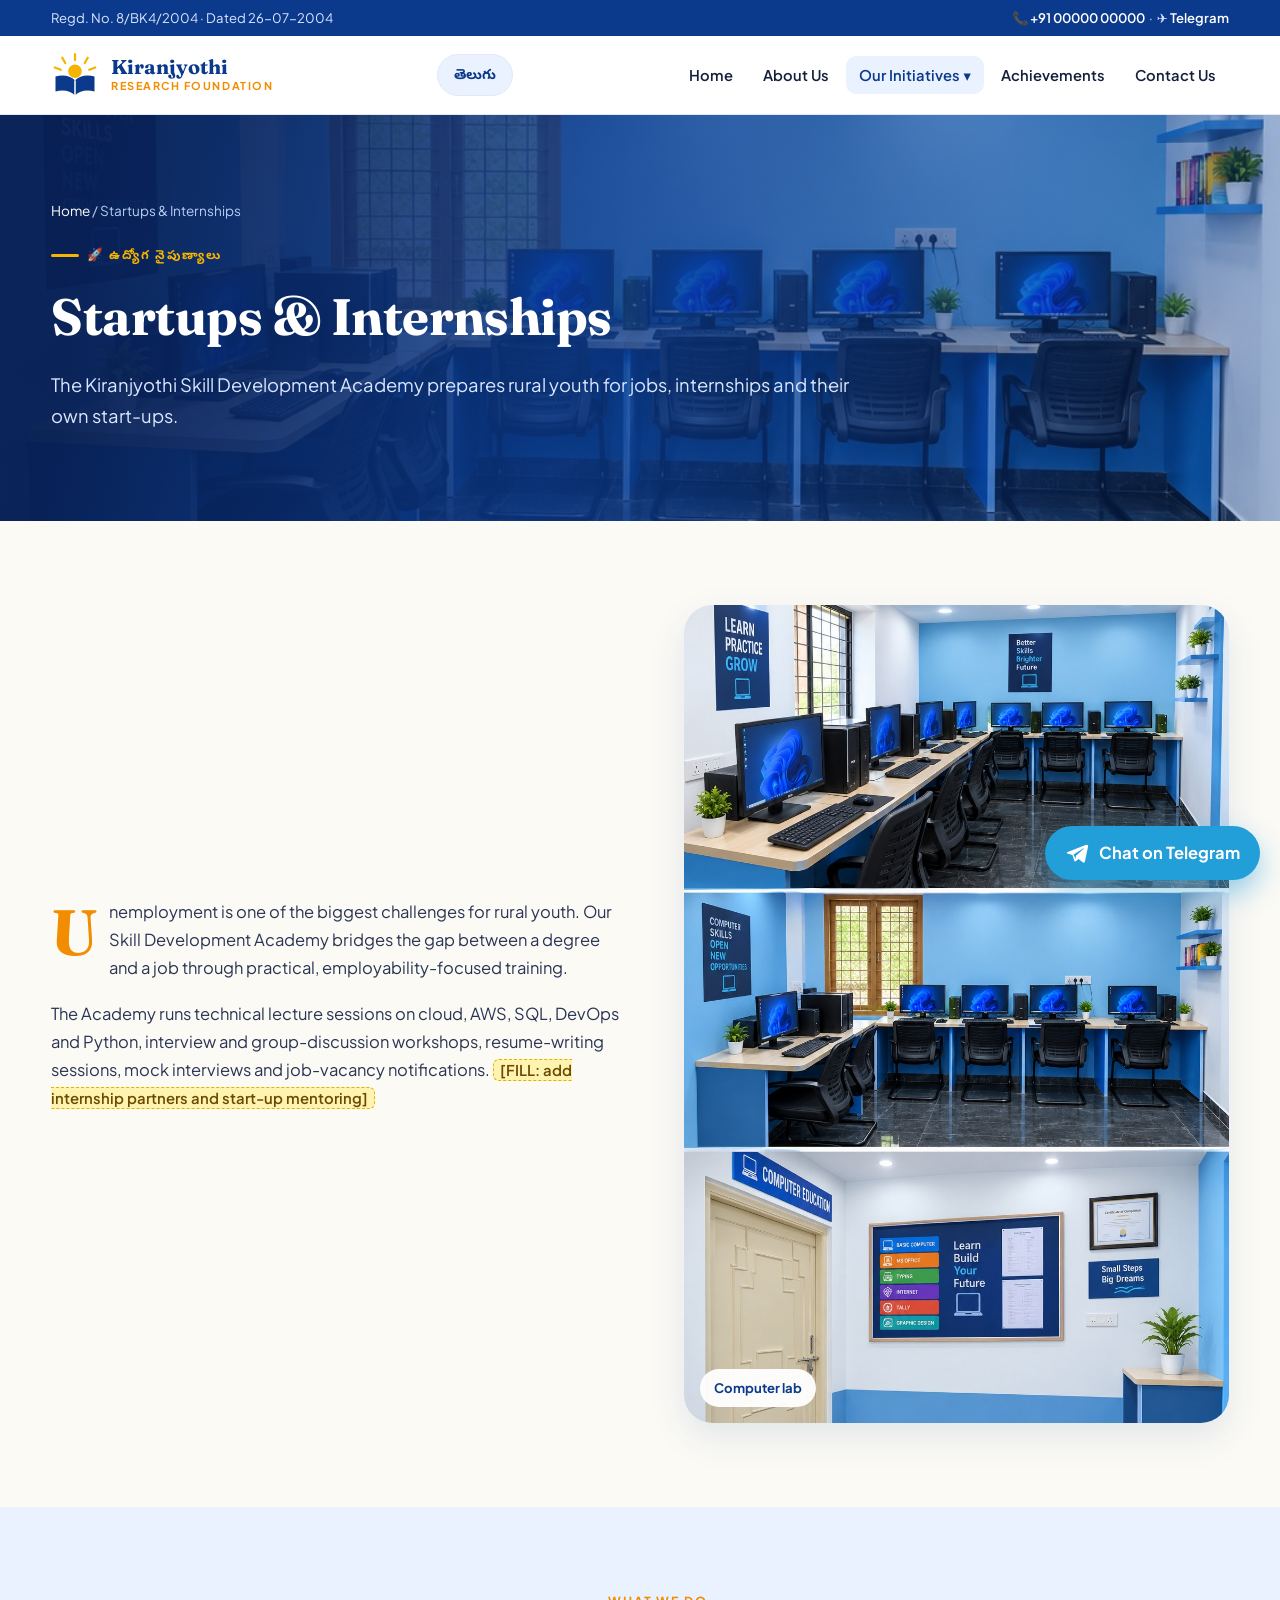
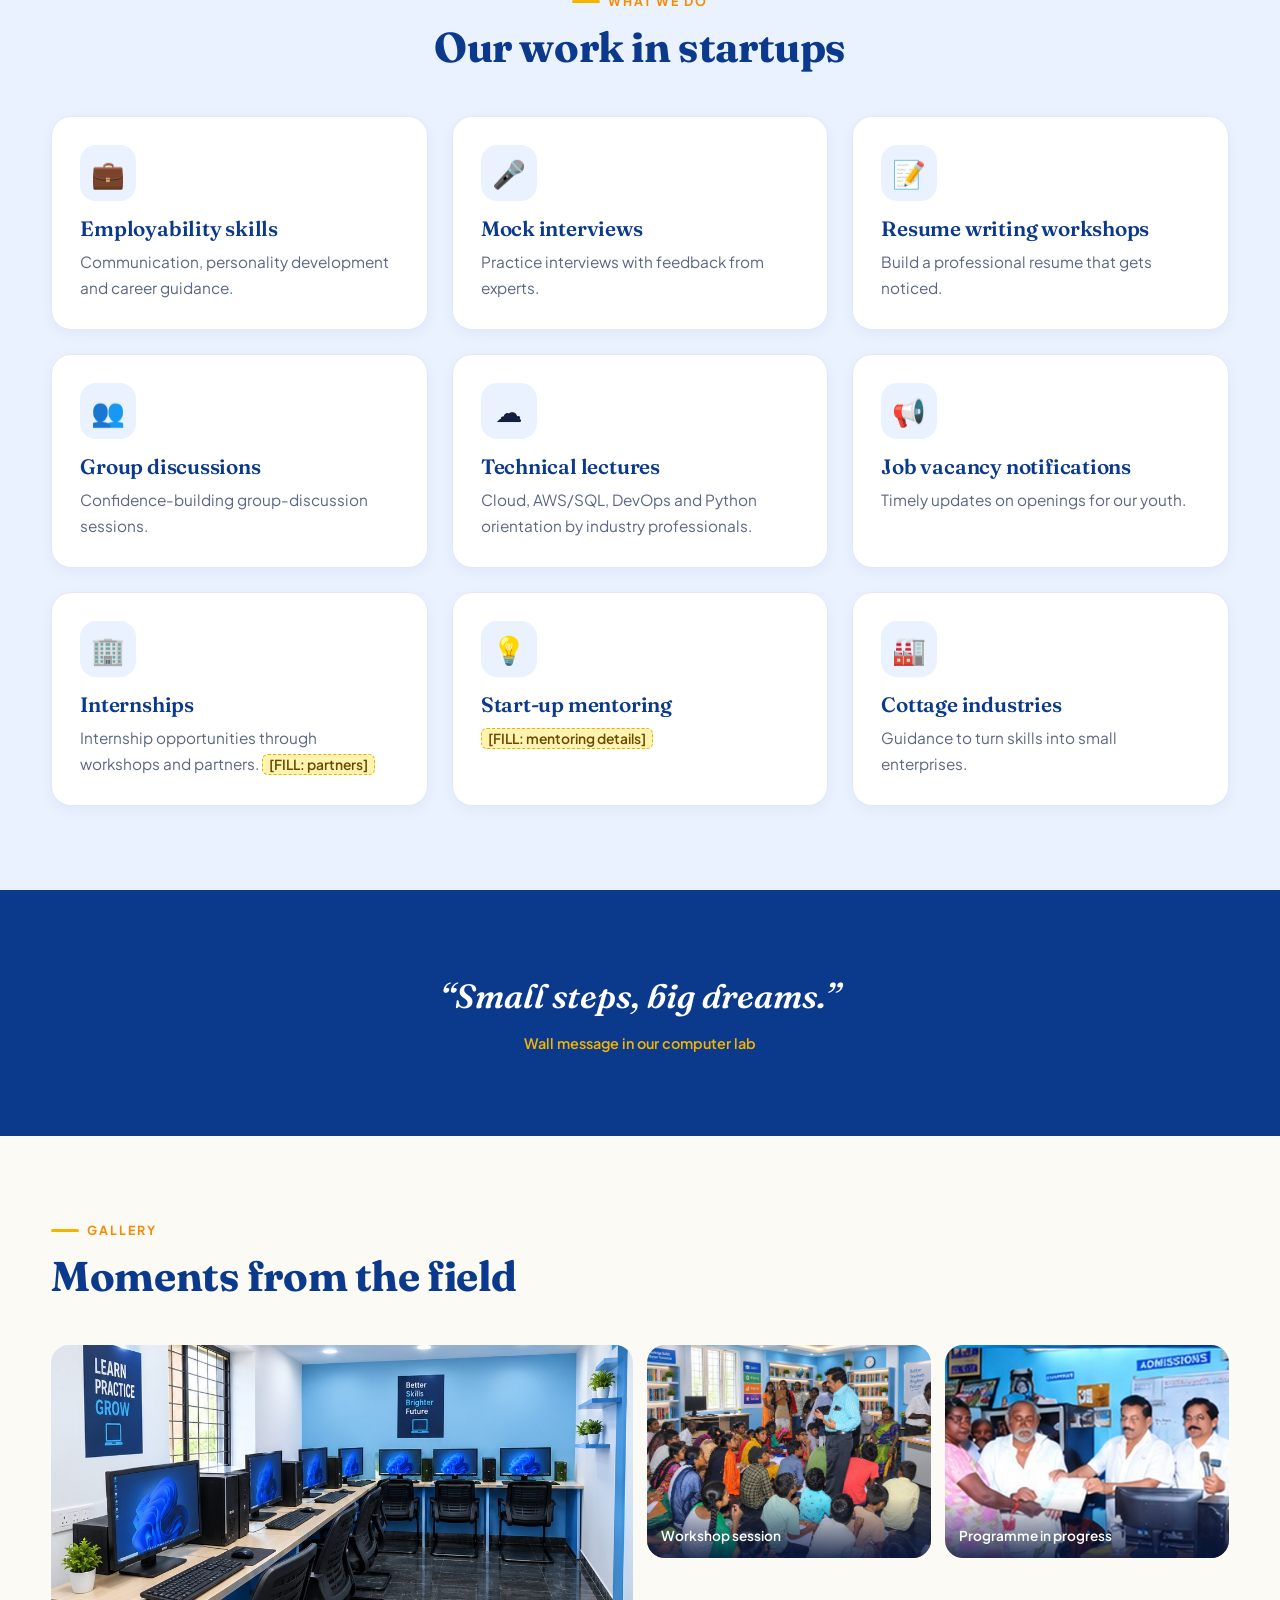
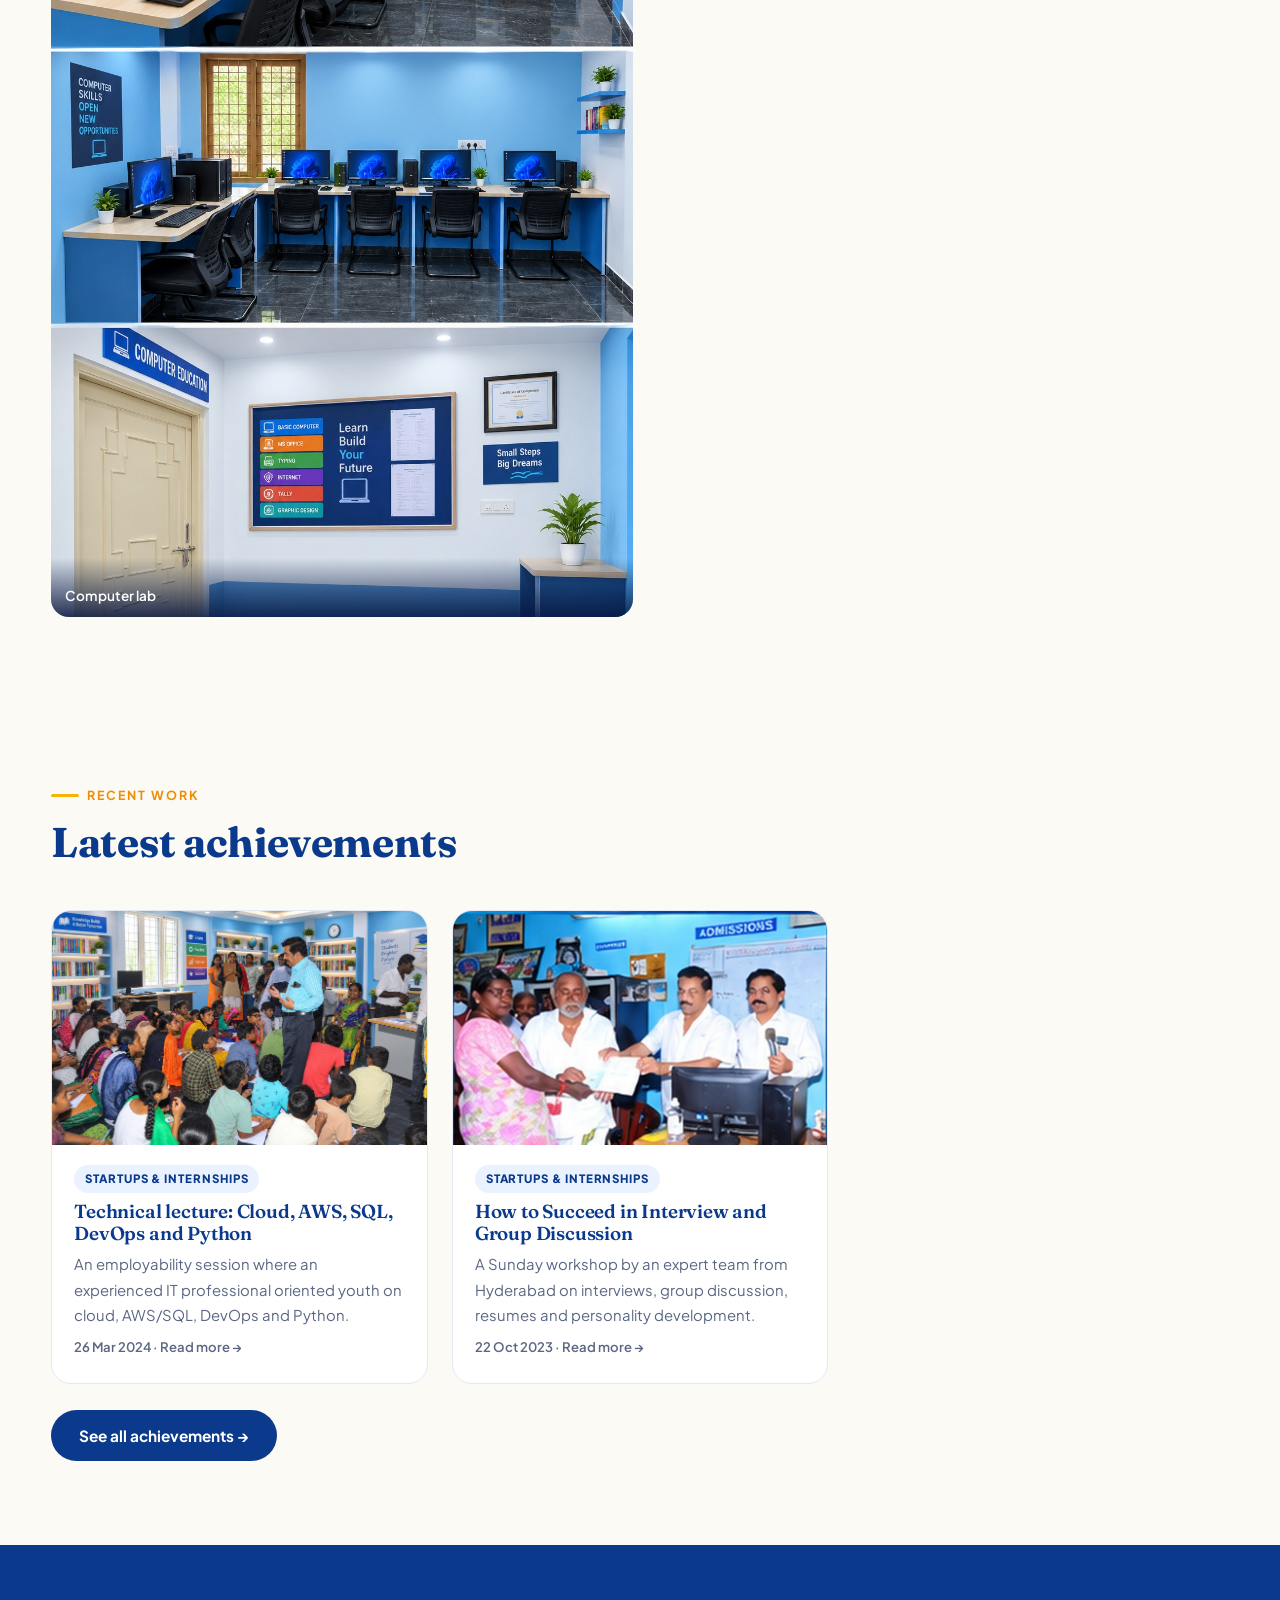
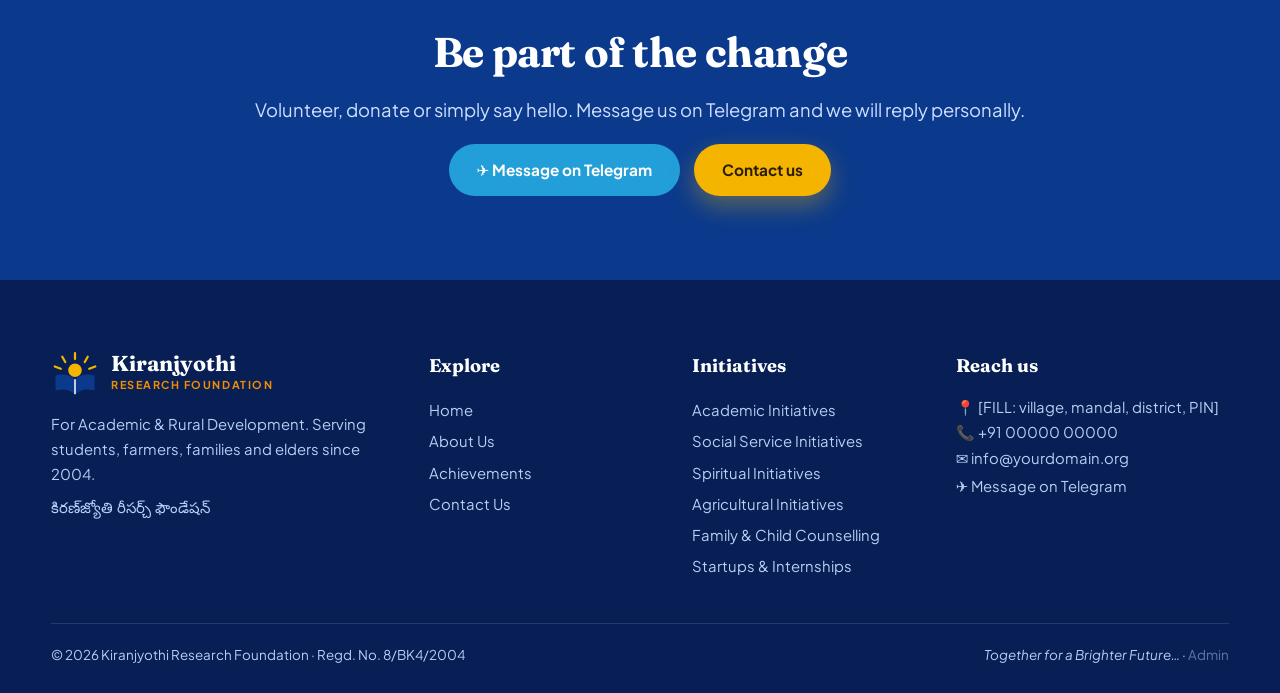
<file: startups-internships.html>
<!DOCTYPE html>
<html lang="en"><head><meta charset="utf-8"><meta name="viewport" content="width=device-width,initial-scale=1">
<title>Startups & Internships — Kiranjyothi Research Foundation</title><meta name="description" content="The Kiranjyothi Skill Development Academy prepares rural youth for jobs, internships and their own start-ups."><link rel="icon" href="data:image/svg+xml,%3Csvg xmlns='http://www.w3.org/2000/svg' viewBox='0 0 64 64'%3E%3Ccircle cx='32' cy='32' r='30' fill='%230b3a8c'/%3E%3Ccircle cx='32' cy='28' r='10' fill='%23f5b400'/%3E%3C/svg%3E">
<link rel="preconnect" href="https://fonts.googleapis.com"><link rel="preconnect" href="https://fonts.gstatic.com" crossorigin>
<link href="https://fonts.googleapis.com/css2?family=Fraunces:ital,opsz,wght@0,9..144,500;0,9..144,700;1,9..144,600&family=Noto+Sans+Telugu:wght@400;600;700&family=Plus+Jakarta+Sans:wght@400;500;600;700;800&display=swap" rel="stylesheet">
<style>
:root{
  --blue:#0b3a8c;--blue2:#1f6fe0;--sky:#eaf2ff;--gold:#f5b400;--saffron:#f28c00;--green:#1e9e5a;
  --ink:#14203b;--muted:#5a6683;--bg:#fbfaf5;--card:#fff;--line:#e3e8f3;
  --r:20px;--shadow:0 14px 36px rgba(11,58,140,.10);
  --display:'Fraunces','Georgia','Times New Roman',serif;
  --body:'Plus Jakarta Sans','Noto Sans Telugu','Segoe UI',system-ui,sans-serif;
}
*{box-sizing:border-box;margin:0;padding:0}
html{scroll-behavior:smooth}
body{font-family:var(--body);color:var(--ink);background:var(--bg);line-height:1.7;font-size:16.5px;-webkit-font-smoothing:antialiased}
img{max-width:100%;display:block}
a{color:var(--blue2);text-decoration:none}
.te{font-family:'Noto Sans Telugu','Plus Jakarta Sans',sans-serif}
.wrap{width:min(1180px,92%);margin-inline:auto}
h1,h2,h3{font-family:var(--display);line-height:1.15;color:var(--blue);letter-spacing:-.01em}
h1{font-size:clamp(2.3rem,5.2vw,4rem);font-weight:700}
h2{font-size:clamp(1.8rem,3.4vw,2.6rem);font-weight:700}
h3{font-size:1.3rem;font-weight:600}
.eyebrow{display:inline-flex;gap:.5rem;align-items:center;font-size:.78rem;font-weight:700;letter-spacing:.16em;text-transform:uppercase;color:var(--saffron)}
.eyebrow::before{content:"";width:28px;height:3px;background:var(--gold);border-radius:3px}
.lead{font-size:1.15rem;color:var(--muted);max-width:62ch}
section{padding:84px 0}
.sec-head{margin-bottom:44px;display:grid;gap:12px}
.sec-head.center{text-align:center;justify-items:center}
mark.fill{background:#fff3b0;color:#6b4a00;padding:1px 6px;border-radius:6px;font-size:.9em;font-weight:600;border:1px dashed #e0b400}

/* top strip + header */
.strip{background:var(--blue);color:#dbe7ff;font-size:.82rem;padding:7px 0}
.strip .wrap{display:flex;justify-content:space-between;gap:12px;flex-wrap:wrap}
.strip a{color:#fff;font-weight:600}
header.site{position:sticky;top:0;z-index:50;background:rgba(255,255,255,.92);backdrop-filter:blur(12px);border-bottom:1px solid var(--line)}
header.site .wrap{display:flex;align-items:center;justify-content:space-between;height:78px;gap:18px}
.brand{display:flex;align-items:center;gap:12px;color:var(--blue)}
.brand svg{width:48px;height:48px;flex:none}
.brand b{font-family:var(--display);font-size:1.25rem;display:block;line-height:1.05}
.brand small{display:block;font-size:.68rem;letter-spacing:.14em;color:var(--saffron);font-weight:700;text-transform:uppercase}
nav.main{display:flex;gap:4px;align-items:center}
nav.main a,nav.main .dd>button{font:600 .92rem var(--body);color:var(--ink);padding:10px 13px;border-radius:10px;background:none;border:0;cursor:pointer;display:block}
nav.main a:hover,nav.main .dd>button:hover,nav.main a.active,nav.main .dd.active>button{background:var(--sky);color:var(--blue)}
.dd{position:relative}
.dd .menu{position:absolute;top:100%;left:0;min-width:270px;background:#fff;border:1px solid var(--line);border-radius:16px;box-shadow:var(--shadow);padding:8px;display:none}
.dd:hover .menu,.dd:focus-within .menu,.dd.open .menu{display:block}
.dd .menu a{display:flex;gap:10px;align-items:center}
.burger{display:none;background:var(--blue);color:#fff;border:0;width:44px;height:44px;border-radius:12px;font-size:1.3rem;cursor:pointer}
@media(max-width:1020px){
  .burger{display:block}
  nav.main{position:fixed;inset:78px 0 0 0;background:#fff;flex-direction:column;align-items:stretch;padding:18px;overflow:auto;transform:translateX(100%);transition:.3s}
  nav.main.open{transform:none}
  .dd .menu{position:static;display:block;border:0;box-shadow:none;padding:0 0 0 12px}
  .dd>button{display:none!important}
}

/* buttons */
.btn{display:inline-flex;align-items:center;gap:.55rem;padding:14px 26px;border-radius:999px;font:700 .96rem var(--body);border:2px solid transparent;cursor:pointer;transition:.25s}
.btn.primary{background:var(--gold);color:#2a1d00;box-shadow:0 10px 24px rgba(245,180,0,.35)}
.btn.primary:hover{transform:translateY(-3px)}
.btn.ghost{border-color:rgba(255,255,255,.7);color:#fff}
.btn.ghost:hover{background:#fff;color:var(--blue)}
.btn.blue{background:var(--blue);color:#fff}
.btn.blue:hover{background:var(--blue2)}
.btn.tg{background:#229ed9;color:#fff}

/* hero */
.hero{position:relative;color:#fff;background:var(--blue);overflow:hidden;padding:0}
.hero .bg{position:absolute;inset:0;background-size:cover;background-position:center}
.hero::after{content:"";position:absolute;inset:0;background:linear-gradient(100deg,rgba(7,31,84,.96) 8%,rgba(11,58,140,.82) 45%,rgba(11,58,140,.25) 100%)}
.hero .wrap{position:relative;z-index:2;padding:110px 0 150px;display:grid;gap:22px;max-width:1180px}
.hero h1{color:#fff;max-width:15ch}
.hero h1 em{font-style:italic;color:var(--gold)}
.hero p.lead{color:#dbe7ff}
.hero .eyebrow{color:var(--gold)}
.hero .ctas{display:flex;gap:14px;flex-wrap:wrap;margin-top:8px}
.hero.small .wrap{padding:84px 0 90px}
.hero.small h1{font-size:clamp(2.1rem,4.4vw,3.2rem);max-width:22ch}
.sunrise{position:absolute;right:-90px;bottom:-110px;width:520px;opacity:.16;z-index:1}
.crumbs{font-size:.85rem;color:#b9cdf5}.crumbs a{color:#fff}

/* stats band */
.stats{margin-top:-70px;position:relative;z-index:5;padding:0}
.stats .grid{background:#fff;border-radius:26px;box-shadow:var(--shadow);display:grid;grid-template-columns:repeat(4,1fr);border:1px solid var(--line)}
.stat{padding:30px 22px;text-align:center;border-right:1px solid var(--line)}
.stat:last-child{border:0}
.stat b{font-family:var(--display);font-size:2.6rem;color:var(--blue);display:block;line-height:1}
.stat span{font-size:.88rem;color:var(--muted);font-weight:600}
@media(max-width:720px){.stats .grid{grid-template-columns:repeat(2,1fr)}.stat:nth-child(2){border-right:0}.stat{border-bottom:1px solid var(--line)}}

/* grids and cards */
.grid{display:grid;gap:24px}
.g2{grid-template-columns:repeat(2,1fr)}.g3{grid-template-columns:repeat(3,1fr)}.g4{grid-template-columns:repeat(4,1fr)}
@media(max-width:900px){.g3,.g4{grid-template-columns:repeat(2,1fr)}}
@media(max-width:620px){.g2,.g3,.g4{grid-template-columns:1fr}}
.card{background:var(--card);border:1px solid var(--line);border-radius:var(--r);padding:28px;box-shadow:0 4px 14px rgba(11,58,140,.05);transition:.3s}
.card:hover{transform:translateY(-6px);box-shadow:var(--shadow)}
.card .ico{width:56px;height:56px;border-radius:16px;display:grid;place-items:center;font-size:1.7rem;background:var(--sky);margin-bottom:16px}
.card p{color:var(--muted);font-size:.96rem;margin-top:8px}
.focus{position:relative;overflow:hidden;color:#fff;border:0;min-height:260px;display:flex;flex-direction:column;justify-content:flex-end}
.focus h3{color:#fff}.focus p{color:rgba(255,255,255,.88)}
.focus .te{opacity:.85;font-size:.9rem}
.focus::before{content:"";position:absolute;inset:0;background:var(--c);z-index:0}
.focus::after{content:attr(data-n);position:absolute;top:8px;right:20px;font:700 5.5rem var(--display);opacity:.15;color:#fff}
.focus>*{position:relative;z-index:1}
.focus .more{margin-top:14px;font-weight:700;font-size:.9rem;color:var(--gold)}
.split{display:grid;grid-template-columns:1.05fr 1fr;gap:60px;align-items:center}
@media(max-width:900px){.split{grid-template-columns:1fr;gap:34px}}
.photo{border-radius:28px;overflow:hidden;box-shadow:var(--shadow);position:relative}
.photo img{width:100%;height:100%;object-fit:cover}
.photo .tag{position:absolute;left:16px;bottom:16px;background:rgba(255,255,255,.95);padding:8px 14px;border-radius:999px;font-weight:700;font-size:.82rem;color:var(--blue)}
.essay p{margin-bottom:1.1em;color:#2a3553}
.essay p:first-of-type::first-letter{font:700 4rem/0.8 var(--display);float:left;padding:8px 12px 0 0;color:var(--saffron)}
.ticks{list-style:none;display:grid;gap:12px}
.ticks li{display:flex;gap:12px;align-items:flex-start;padding:14px 16px;background:#fff;border:1px solid var(--line);border-radius:14px}
.ticks li::before{content:"✓";flex:none;width:26px;height:26px;border-radius:50%;background:var(--green);color:#fff;display:grid;place-items:center;font-size:.8rem;font-weight:800;margin-top:2px}
.band{background:var(--blue);color:#fff;position:relative;overflow:hidden}
.band h2,.band h3{color:#fff}.band .lead{color:#cfe0ff}
.soft{background:var(--sky)}
.quote{font:italic 600 clamp(1.4rem,3vw,2.1rem)/1.35 var(--display);text-align:center;max-width:24em;margin:auto}
.quote small{display:block;font:600 .9rem var(--body);color:var(--gold);margin-top:14px;font-style:normal}

/* timeline */
.timeline{position:relative;display:grid;gap:26px;padding-left:34px;border-left:3px solid var(--gold)}
.tl{position:relative}.tl::before{content:"";position:absolute;left:-44px;top:6px;width:16px;height:16px;border-radius:50%;background:var(--blue);border:4px solid var(--gold)}
.tl b{font-family:var(--display);font-size:1.3rem;color:var(--blue)}

/* gallery */
.gallery{display:grid;grid-template-columns:repeat(4,1fr);gap:14px}
.gallery figure{border-radius:18px;overflow:hidden;position:relative;aspect-ratio:4/3;cursor:zoom-in;background:#ddd}
.gallery figure:nth-child(1){grid-column:span 2;grid-row:span 2;aspect-ratio:auto}
.gallery img{width:100%;height:100%;object-fit:cover;transition:.5s}
.gallery figure:hover img{transform:scale(1.07)}
.gallery figcaption{position:absolute;inset:auto 0 0 0;padding:26px 14px 10px;background:linear-gradient(transparent,rgba(5,20,60,.85));color:#fff;font-size:.85rem;font-weight:600}
@media(max-width:720px){.gallery{grid-template-columns:repeat(2,1fr)}}
.lightbox{position:fixed;inset:0;background:rgba(5,15,40,.92);z-index:100;display:none;place-items:center;padding:24px}
.lightbox.show{display:grid}.lightbox img{max-height:90vh;border-radius:12px}

/* achievements */
.ach-card{display:flex;flex-direction:column;background:#fff;border:1px solid var(--line);border-radius:var(--r);overflow:hidden;color:inherit;transition:.3s}
.ach-card:hover{transform:translateY(-6px);box-shadow:var(--shadow)}
.ach-card .im{aspect-ratio:16/10;background:linear-gradient(135deg,var(--blue),var(--blue2));overflow:hidden;display:grid;place-items:center;font-size:3rem}
.ach-card .im img{width:100%;height:100%;object-fit:cover}
.ach-card .tx{padding:20px 22px 24px;display:grid;gap:8px}
.ach-card h3{font-size:1.18rem}
.ach-card p{color:var(--muted);font-size:.93rem}
.badge{display:inline-block;font-size:.72rem;font-weight:800;letter-spacing:.08em;text-transform:uppercase;padding:4px 11px;border-radius:999px;background:var(--sky);color:var(--blue);justify-self:start}
.meta{font-size:.82rem;color:var(--muted);font-weight:600}
.filters{display:flex;gap:10px;flex-wrap:wrap;margin-bottom:30px}
.chip{padding:9px 18px;border-radius:999px;border:1.5px solid var(--line);background:#fff;font:600 .88rem var(--body);cursor:pointer}
.chip.on,.chip:hover{background:var(--blue);color:#fff;border-color:var(--blue)}
.empty{padding:40px;text-align:center;color:var(--muted);background:#fff;border:2px dashed var(--line);border-radius:var(--r);grid-column:1/-1}
.article{max-width:820px;margin:auto}
.article .body p{margin-bottom:1.2em;font-size:1.08rem}
.article .hero-img{border-radius:24px;overflow:hidden;margin:26px 0;box-shadow:var(--shadow)}

/* forms */
form.f{display:grid;gap:16px}
label{font-weight:700;font-size:.88rem;color:var(--blue);display:grid;gap:6px}
input,textarea,select{font:inherit;padding:13px 15px;border:1.5px solid var(--line);border-radius:12px;background:#fff;color:var(--ink);width:100%}
input:focus,textarea:focus,select:focus{outline:3px solid rgba(31,111,224,.25);border-color:var(--blue2)}
textarea{min-height:130px;resize:vertical}
.note{font-size:.85rem;color:var(--muted)}
.status{padding:12px 16px;border-radius:12px;font-weight:600;display:none}
.status.ok{display:block;background:#e5f7ec;color:#116b3a}.status.err{display:block;background:#fdeaea;color:#9a1d1d}
.infobox{display:grid;gap:18px}
.infobox div{display:flex;gap:14px;align-items:flex-start}
.infobox .ico{width:46px;height:46px;border-radius:14px;background:var(--sky);display:grid;place-items:center;font-size:1.3rem;flex:none}

/* footer */
footer.site{background:#071f54;color:#b9cdf5;padding:70px 0 26px;font-size:.93rem}
footer.site h4{color:#fff;font-family:var(--display);font-size:1.15rem;margin-bottom:14px}
footer.site a{color:#b9cdf5;display:block;padding:3px 0}footer.site a:hover{color:var(--gold)}
footer.site .cols{display:grid;grid-template-columns:1.5fr 1fr 1fr 1.2fr;gap:36px}
@media(max-width:900px){footer.site .cols{grid-template-columns:1fr 1fr}}
@media(max-width:560px){footer.site .cols{grid-template-columns:1fr}}
footer.site .legal{border-top:1px solid rgba(255,255,255,.12);margin-top:40px;padding-top:20px;display:flex;justify-content:space-between;flex-wrap:wrap;gap:10px;font-size:.84rem}

/* telegram float */
.tg-float{position:fixed;right:20px;bottom:20px;z-index:60;display:flex;align-items:center;gap:10px;background:#229ed9;color:#fff;padding:13px 20px;border-radius:999px;font-weight:700;box-shadow:0 12px 28px rgba(34,158,217,.45);transition:.25s}
.tg-float:hover{transform:translateY(-4px);color:#fff}
.tg-float svg{width:24px;height:24px}
@media(max-width:560px){.tg-float span{display:none}.tg-float{padding:14px}}

/* admin */
.admin-bar{display:flex;justify-content:space-between;align-items:center;gap:12px;flex-wrap:wrap;margin-bottom:26px}
.thumbs{display:flex;gap:10px;flex-wrap:wrap}
.thumbs div{position:relative}.thumbs img{width:90px;height:70px;object-fit:cover;border-radius:10px}
.thumbs button{position:absolute;top:-8px;right:-8px;border:0;background:#c0392b;color:#fff;width:22px;height:22px;border-radius:50%;cursor:pointer}
.row{display:flex;justify-content:space-between;align-items:center;gap:14px;padding:14px 0;border-bottom:1px solid var(--line)}
.row small{color:var(--muted)}
.mini{padding:7px 14px;border-radius:10px;border:1.5px solid var(--line);background:#fff;font:600 .82rem var(--body);cursor:pointer}
.mini.danger{color:#b3261e;border-color:#f3c4c0}

/* reveal */
.rv{opacity:0;transform:translateY(26px);transition:opacity .7s,transform .7s}
.rv.in{opacity:1;transform:none}
@media(prefers-reduced-motion:reduce){.rv{opacity:1;transform:none;transition:none}html{scroll-behavior:auto}}

/* language switch */
.hd-right{display:flex;gap:10px;align-items:center}
.lang-btn{background:var(--sky);color:var(--blue);border:1.5px solid var(--line);padding:9px 16px;border-radius:999px;font:700 .88rem var(--body);cursor:pointer;white-space:nowrap}
.lang-btn:hover{background:var(--blue);color:#fff;border-color:var(--blue)}
html[lang="te"] body{font-family:'Noto Sans Telugu','Plus Jakarta Sans',sans-serif}
html[lang="te"] h1,html[lang="te"] h2,html[lang="te"] h3,html[lang="te"] .brand b{font-family:'Noto Sans Telugu',sans-serif;letter-spacing:0;line-height:1.3}
html[lang="te"] .eyebrow{letter-spacing:.02em;text-transform:none}

</style></head><body>
<div class="strip"><div class="wrap"><span>Regd. No. 8/BK4/2004 · Dated 26-07-2004</span><span>📞 <a href="tel:+910000000000">+91 00000 00000</a> &nbsp;·&nbsp; ✈️ <a data-tg href="#">Telegram</a></span></div></div><header class="site"><div class="wrap"><a class="brand" href="index.html"><svg viewBox="0 0 64 64" aria-hidden="true"><g stroke="#f5b400" stroke-width="3" stroke-linecap="round"><path d="M32 4v8M15 9l4 7M49 9l-4 7M5 22l8 3M59 22l-8 3"/></g><circle cx="32" cy="27" r="9" fill="#f5b400"/><path d="M6 34c10-3 20-1 26 5 6-6 16-8 26-5v20c-10-3-20-1-26 5-6-6-16-8-26-5z" fill="#0b3a8c"/><path d="M32 39v20" stroke="#fff" stroke-width="2"/></svg><span><b>Kiranjyothi</b><small>Research Foundation</small></span></a><div class="hd-right"><button class="lang-btn" id="langBtn" type="button">తెలుగు</button><button class="burger" aria-label="Menu" aria-expanded="false">☰</button></div><nav class="main"><a href="index.html">Home</a><a href="about.html">About Us</a><div class="dd active"><button type="button">Our Initiatives ▾</button><div class="menu"><a href="academic.html">🎓 Academic Initiatives</a><a href="social-service.html">🤝 Social Service Initiatives</a><a href="spiritual.html">🕉️ Spiritual Initiatives</a><a href="agricultural.html">🌾 Agricultural Initiatives</a><a href="family-counselling.html">👨‍👩‍👧 Family & Child Counselling</a><a href="startups-internships.html">🚀 Startups & Internships</a></div></div><a href="achievements.html">Achievements</a><a href="contact.html">Contact Us</a></nav></div></header>
<main><section class="hero small"><div class="bg" style="background-image:url(images/computer-lab.jpg)"></div><div class="wrap"><div class="crumbs"><a href="index.html">Home</a> / Startups & Internships</div><span class="eyebrow">🚀 ఉద్యోగ నైపుణ్యాలు</span><h1>Startups & Internships</h1><p class="lead">The Kiranjyothi Skill Development Academy prepares rural youth for jobs, internships and their own start-ups.</p></div></section><section><div class="wrap split"><div class="essay rv"><p>Unemployment is one of the biggest challenges for rural youth. Our Skill Development Academy bridges the gap between a degree and a job through practical, employability-focused training.</p><p>The Academy runs technical lecture sessions on cloud, AWS, SQL, DevOps and Python, interview and group-discussion workshops, resume-writing sessions, mock interviews and job-vacancy notifications. <mark class="fill">[FILL: add internship partners and start-up mentoring]</mark></p></div><div class="photo rv"><img src="images/computer-lab.jpg" alt="Startups & Internships"><span class="tag">Computer lab</span></div></div></section><section class="soft"><div class="wrap"><div class="sec-head center"><span class="eyebrow">What we do</span><h2>Our work in startups</h2></div><div class="grid g3"><div class="card rv"><div class="ico">💼</div><h3>Employability skills</h3><p>Communication, personality development and career guidance.</p></div><div class="card rv"><div class="ico">🎤</div><h3>Mock interviews</h3><p>Practice interviews with feedback from experts.</p></div><div class="card rv"><div class="ico">📝</div><h3>Resume writing workshops</h3><p>Build a professional resume that gets noticed.</p></div><div class="card rv"><div class="ico">👥</div><h3>Group discussions</h3><p>Confidence-building group-discussion sessions.</p></div><div class="card rv"><div class="ico">☁️</div><h3>Technical lectures</h3><p>Cloud, AWS/SQL, DevOps and Python orientation by industry professionals.</p></div><div class="card rv"><div class="ico">📢</div><h3>Job vacancy notifications</h3><p>Timely updates on openings for our youth.</p></div><div class="card rv"><div class="ico">🏢</div><h3>Internships</h3><p>Internship opportunities through workshops and partners. <mark class="fill">[FILL: partners]</mark></p></div><div class="card rv"><div class="ico">💡</div><h3>Start-up mentoring</h3><p><mark class="fill">[FILL: mentoring details]</mark></p></div><div class="card rv"><div class="ico">🏭</div><h3>Cottage industries</h3><p>Guidance to turn skills into small enterprises.</p></div></div></div></section><section class="band"><div class="wrap"><blockquote class="quote rv">“Small steps, big dreams.”<small>Wall message in our computer lab</small></blockquote></div></section><section><div class="wrap"><div class="sec-head"><span class="eyebrow">Gallery</span><h2>Moments from the field</h2></div><div class="gallery"><figure class="rv"><img loading="lazy" src="images/computer-lab.jpg" alt="Computer lab"><figcaption>Computer lab</figcaption></figure><figure class="rv"><img loading="lazy" src="images/classroom.jpg" alt="Workshop session"><figcaption>Workshop session</figcaption></figure><figure class="rv"><img loading="lazy" src="images/scholarship-handover.jpg" alt="Programme in progress"><figcaption>Programme in progress</figcaption></figure></div></div></section><section><div class="wrap"><div class="sec-head"><span class="eyebrow">Recent work</span><h2>Latest achievements</h2></div><div class="grid g3" data-achievements data-cat="startups" data-limit="3"></div><p style="margin-top:26px"><a class="btn blue" href="achievements.html">See all achievements →</a></p></div></section><section class="band"><div class="wrap" style="text-align:center;display:grid;gap:18px;justify-items:center"><h2>Be part of the change</h2><p class="lead">Volunteer, donate or simply say hello. Message us on Telegram and we will reply personally.</p><div style="display:flex;gap:14px;flex-wrap:wrap;justify-content:center"><a class="btn tg" data-tg href="#">✈️ Message on Telegram</a><a class="btn primary" href="contact.html">Contact us</a></div></div></section></main>
<footer class="site"><div class="wrap"><div class="cols"><div><div class="brand" style="color:#fff;margin-bottom:14px"><svg viewBox="0 0 64 64" aria-hidden="true"><g stroke="#f5b400" stroke-width="3" stroke-linecap="round"><path d="M32 4v8M15 9l4 7M49 9l-4 7M5 22l8 3M59 22l-8 3"/></g><circle cx="32" cy="27" r="9" fill="#f5b400"/><path d="M6 34c10-3 20-1 26 5 6-6 16-8 26-5v20c-10-3-20-1-26 5-6-6-16-8-26-5z" fill="#0b3a8c"/><path d="M32 39v20" stroke="#fff" stroke-width="2"/></svg><span><b style="font-size:1.35rem">Kiranjyothi</b><small>Research Foundation</small></span></div><p>For Academic & Rural Development. Serving students, farmers, families and elders since 2004.</p><p class="te" style="margin-top:10px">కిరణ్‌జ్యోతి రీసర్చ్ ఫౌండేషన్</p></div><div><h4>Explore</h4><a href="index.html">Home</a><a href="about.html">About Us</a><a href="achievements.html">Achievements</a><a href="contact.html">Contact Us</a></div><div><h4>Initiatives</h4><a href="academic.html">Academic Initiatives</a><a href="social-service.html">Social Service Initiatives</a><a href="spiritual.html">Spiritual Initiatives</a><a href="agricultural.html">Agricultural Initiatives</a><a href="family-counselling.html">Family & Child Counselling</a><a href="startups-internships.html">Startups & Internships</a></div><div><h4>Reach us</h4><p>📍 [FILL: village, mandal, district, PIN]</p><p>📞 <a style="display:inline" href="tel:+910000000000">+91 00000 00000</a></p><p>✉️ <a style="display:inline" href="mailto:info@yourdomain.org">info@yourdomain.org</a></p><p><a data-tg href="#">✈️ Message on Telegram</a></p></div></div><div class="legal"><span>© <span id="yr"></span> Kiranjyothi Research Foundation · Regd. No. 8/BK4/2004</span><span><em>Together for a Brighter Future…</em> · <a style="display:inline;opacity:.5" href="admin.html">Admin</a></span></div></div></footer><a class="tg-float" data-tg href="#" aria-label="Message us on Telegram"><svg viewBox="0 0 24 24" fill="currentColor"><path d="M21.9 3.6 2.7 11c-1.3.5-1.3 1.3-.2 1.6l4.9 1.5 1.9 5.7c.2.6.4.8.9.8.4 0 .6-.2.9-.5l2.3-2.2 4.8 3.5c.9.5 1.5.2 1.7-.8l3.2-15.1c.3-1.3-.5-1.9-1.7-1.4zM8.6 13.5l9.9-6.2c.5-.3.9-.1.5.2l-8.1 7.3-.3 3.4-2-4.7z"/></svg><span>Chat on Telegram</span></a><div class="lightbox" role="dialog" aria-label="Image viewer"></div><script>document.getElementById("yr").textContent=new Date().getFullYear()</script>
<script>window.KRF_CONFIG={"orgName": "Kiranjyothi Research Foundation", "founded": 2004, "telegramUsername": "YourTelegramUsername", "telegramBotToken": "", "telegramChatId": "", "telegramProxyUrl": "", "adminPassword": "change-this-password"};window.KRF_SEED=[{"id": "20-years-of-service", "title": "Two decades of service: Kiranjyothi turns 20", "category": "general", "date": "2024-07-26", "summary": "On 26 July 2024 the Foundation completed 20 years of service to students, farmers and elders.", "body": "Since 26 July 2004 the Kiranjyothi Research Foundation has worked quietly for education, skill development and rural welfare.\n\nTwenty years on, the work continues with the same spirit: Live and Let Live.\n\n[Owner: replace this text with the story of the anniversary event, guests who attended and what was announced.]", "images": ["images/building.jpg"]}, {"id": "ms-excel-competition-2024", "title": "MS Excel Competition for students", "category": "academic", "date": "2024-03-26", "summary": "A one-hour MS Excel competition at the school campus with cash prizes for the top three.", "body": "The Kiranjyothi Skill Development Academy held an MS Excel competition on 26 March 2024 at the school campus. The test lasted 1 hour.\n\nPrizes: 1st Rs. 1,500, 2nd Rs. 1,000 and 3rd Rs. 500.\n\n[Owner: add winners' names, number of participants and photos.]", "images": ["images/computer-lab.jpg"]}, {"id": "technical-lecture-cloud-devops-2024", "title": "Technical lecture: Cloud, AWS, SQL, DevOps and Python", "category": "startups", "date": "2024-03-26", "summary": "An employability session where an experienced IT professional oriented youth on cloud, AWS/SQL, DevOps and Python.", "body": "On Sunday 26 March 2024 (9:00 am to 4:00 pm) the Skill Development Academy hosted a technical lecture session titled 'An orientation session on Cloud Transformation, AWS/SQL, DevOps and Python'.\n\nThe resource person is a software professional with more than 8 years of experience who has trained over 2000 students.\n\n[Owner: add the speaker's full name, attendance and photos.]", "images": ["images/classroom.jpg"]}, {"id": "interview-gd-workshop-2023", "title": "How to Succeed in Interview and Group Discussion", "category": "startups", "date": "2023-10-22", "summary": "A Sunday workshop by an expert team from Hyderabad on interviews, group discussion, resumes and personality development.", "body": "On 22 October 2023 (Sunday, 9:00 am to 6:00 pm) a renowned expert team from Hyderabad conducted a full-day programme.\n\nTopics: how to do an interview and group discussion effectively, tips for good communication, resume writing and interview preparation, personality development and career guidance.\n\n[Owner: add photos and feedback from participants.]", "images": ["images/scholarship-handover.jpg"]}, {"id": "elders-distribution-programme", "title": "Support and distribution programme for the elderly", "category": "social", "date": "2024-01-15", "summary": "Clothes and essentials were distributed to old-aged people of the village.", "body": "The Foundation regularly distributes clothes and accessories to elderly people, honouring them with respect.\n\n[Owner: add the exact date, place and number of beneficiaries, then replace this note.]", "images": ["images/elderly-distribution.jpg"]}, {"id": "founder-with-children", "title": "Our founder with the children of the village", "category": "academic", "date": "2004-12-01", "summary": "From the early years: books, notebooks and encouragement for children who needed them most.", "body": "From the very beginning, the Foundation's family has stood beside children and parents who could not afford school supplies.\n\n[Owner: replace this with the story behind this photograph.]", "images": ["images/founder-with-children.jpg"]}];</script>
<script>
(function(){
'use strict';
var C = window.KRF_CONFIG;
var KEY = 'krf_achievements_v1';
var CATS = {
  academic:{label:'Academic',page:'academic.html',icon:'🎓'},
  social:{label:'Social Service',page:'social-service.html',icon:'🤝'},
  spiritual:{label:'Spiritual',page:'spiritual.html',icon:'🕉️'},
  agri:{label:'Agricultural',page:'agricultural.html',icon:'🌾'},
  family:{label:'Family & Child Counselling',page:'family-counselling.html',icon:'👨‍👩‍👧'},
  startups:{label:'Startups & Internships',page:'startups-internships.html',icon:'🚀'},
  general:{label:'Foundation News',page:'about.html',icon:'⭐'}
};
/* ---------- English / Telugu language switch ---------- */
var TE = {
 'Home':'హోమ్','About Us':'మా గురించి','Our Initiatives ▾':'మా కార్యక్రమాలు ▾','Achievements':'విజయాలు','Contact Us':'సంప్రదించండి',
 'Explore':'అన్వేషించండి','Explore →':'అన్వేషించండి →','Initiatives':'కార్యక్రమాలు','Reach us':'మమ్మల్ని సంప్రదించండి',
 'Chat on Telegram':'టెలిగ్రామ్‌లో చాట్ చేయండి','Message on Telegram':'టెలిగ్రామ్‌లో సందేశం పంపండి','Open Telegram chat':'టెలిగ్రామ్ చాట్ తెరవండి',
 'Telegram':'టెలిగ్రామ్','Share on Telegram':'టెలిగ్రామ్‌లో షేర్ చేయండి','Send via Telegram':'టెలిగ్రామ్ ద్వారా పంపండి',
 'Our story':'మా కథ','See achievements':'విజయాలు చూడండి','Read our full story →':'మా పూర్తి కథ చదవండి →','Read more →':'మరింత చదవండి →',
 'Since 2004 · For Academic & Rural Development':'2004 నుండి · విద్యా & గ్రామీణాభివృద్ధి కోసం',
 'Together for a Brighter Future…':'ఉజ్వల భవిష్యత్తు కోసం కలిసి…',
 'Years of service':'సేవా సంవత్సరాలు','Focus initiatives':'ప్రధాన కార్యక్రమాలు','Computer courses':'కంప్యూటర్ కోర్సులు','Year of registration':'నమోదైన సంవత్సరం',
 'Our focus areas':'మా ప్రధాన రంగాలు','Six initiatives, one mission':'ఆరు కార్యక్రమాలు, ఒకే లక్ష్యం',
 'Academic Initiatives':'విద్యా కార్యక్రమాలు','Social Service Initiatives':'సామాజిక సేవా కార్యక్రమాలు','Spiritual Initiatives':'ఆధ్యాత్మిక కార్యక్రమాలు',
 'Agricultural Initiatives':'వ్యవసాయ కార్యక్రమాలు','Social Service':'సామాజిక సేవ','Family & Child Counselling':'కుటుంబ & బాల సలహా','Startups & Internships':'స్టార్టప్‌లు & ఇంటర్న్‌షిప్‌లు',
 'Latest achievements':'తాజా విజయాలు','See all achievements →':'అన్ని విజయాలు చూడండి →','All achievements →':'అన్ని విజయాలు →','← All achievements':'← అన్ని విజయాలు',
 'Recent work':'ఇటీవలి పని','Our impact':'మా ప్రభావం','All':'అన్నీ',
 'Academic':'విద్య','Spiritual':'ఆధ్యాత్మిక','Agricultural':'వ్యవసాయం','Foundation News':'సంస్థ వార్తలు',
 'Gallery':'గ్యాలరీ','Our work in action':'ఆచరణలో మా పని','Our campus & community':'మా క్యాంపస్ & సమాజం','Moments from the field':'క్షేత్రం నుండి దృశ్యాలు',
 'What we do':'మేము చేసేది','Where it began':'ఇక్కడ మొదలైంది','Our promise':'మా వాగ్దానం',
 'Who we are':'మేము ఎవరం','Our aims':'మా లక్ష్యాలు','Why we exist':'మేము ఎందుకు ఉన్నాం','Our journey':'మా ప్రయాణం','Milestones':'ముఖ్య ఘట్టాలు',
 'Inside the Foundation':'సంస్థ లోపల','Our people':'మా బృందం','Leadership & team':'నాయకత్వం & బృందం','About us':'మా గురించి',
 'Get in touch':'మమ్మల్ని సంప్రదించండి','Let’s talk':'మాట్లాడుకుందాం','Send us a message':'మాకు సందేశం పంపండి','Your name':'మీ పేరు',
 'Phone / Telegram':'ఫోన్ / టెలిగ్రామ్','Topic':'విషయం','Message':'సందేశం','Address':'చిరునామా','Phone':'ఫోన్','Email':'ఇమెయిల్',
 'Office hours':'కార్యాలయ వేళలు','Find us':'మమ్మల్ని కనుగొనండి','Our location':'మా ప్రదేశం','Search':'వెతుకు',
 'Be part of the change':'మార్పులో భాగమవ్వండి',
 'Volunteer, donate or simply say hello. Message us on Telegram and we will reply personally.':'స్వచ్ఛందంగా సేవ చేయండి, విరాళం ఇవ్వండి, లేదా ఒక్క పలకరింపు పంపండి. టెలిగ్రామ్‌లో మాకు సందేశం పంపండి, మేము వ్యక్తిగతంగా బదులిస్తాం.',
 'Contact us':'మమ్మల్ని సంప్రదించండి','← All achievements ':'← అన్ని విజయాలు '
};
var PH = {'Search achievements…':'విజయాలను వెతకండి…'};
var LANG_KEY = 'krf_lang', curLang = 'en';
var origText = new WeakMap(), origHtml = new WeakMap(), origPh = new WeakMap();

function applyLang(){
  var te = curLang === 'te';
  document.documentElement.lang = te ? 'te' : 'en';
  document.querySelectorAll('[data-te]').forEach(function(el){
    if (te) { if (!origHtml.has(el)) origHtml.set(el, el.innerHTML); el.innerHTML = el.getAttribute('data-te'); }
    else if (origHtml.has(el)) { el.innerHTML = origHtml.get(el); origHtml.delete(el); }
  });
  document.querySelectorAll('[placeholder]').forEach(function(el){
    if (te) { if (!origPh.has(el)) origPh.set(el, el.placeholder); var k = origPh.get(el); if (PH[k]) el.placeholder = PH[k]; }
    else if (origPh.has(el)) { el.placeholder = origPh.get(el); origPh.delete(el); }
  });
  var w = document.createTreeWalker(document.body, NodeFilter.SHOW_TEXT, null), nodes = [], n;
  while ((n = w.nextNode())) { if (!/^(SCRIPT|STYLE|TEXTAREA|OPTION)$/.test(n.parentNode.nodeName)) nodes.push(n); }
  nodes.forEach(function(node){
    if (te) {
      if (!origText.has(node)) { if (!TE[node.nodeValue.trim()]) return; origText.set(node, node.nodeValue); }
      var o = origText.get(node), k = o.trim();
      if (TE[k]) node.nodeValue = o.replace(k, TE[k]);
    } else if (origText.has(node)) { node.nodeValue = origText.get(node); origText.delete(node); }
  });
  var b = document.getElementById('langBtn');
  if (b) b.textContent = te ? 'English' : 'తెలుగు';
}
function setLang(l){
  curLang = l === 'te' ? 'te' : 'en';
  try { localStorage.setItem(LANG_KEY, curLang); } catch (e) {}
  applyLang();
}
function initLang(){
  var b = document.getElementById('langBtn');
  if (b) b.addEventListener('click', function(){ setLang(curLang === 'te' ? 'en' : 'te'); });
  var saved = null; try { saved = localStorage.getItem(LANG_KEY); } catch (e) {}
  curLang = saved === 'te' ? 'te' : 'en';
  applyLang();
}

function $(s,r){return (r||document).querySelector(s)}
function $$(s,r){return Array.prototype.slice.call((r||document).querySelectorAll(s))}
function esc(s){return String(s==null?'':s).replace(/[&<>"']/g,function(c){return {'&':'&amp;','<':'&lt;','>':'&gt;','"':'&quot;',"'":'&#39;'}[c]})}
function fmtDate(d){if(!d)return '';var x=new Date(d+'T00:00:00');return isNaN(x)?d:x.toLocaleDateString('en-IN',{day:'numeric',month:'short',year:'numeric'})}

/* ---------- achievements data layer ---------- */
function loadPublished(){
  return fetch('data/achievements.json',{cache:'no-store'}).then(function(r){return r.ok?r.json():null})
   .then(function(j){return (Array.isArray(j)&&j.length)?j:(window.KRF_SEED||[])})
   .catch(function(){return window.KRF_SEED||[]});
}
function getLocal(){try{var v=localStorage.getItem(KEY);return v?JSON.parse(v):null}catch(e){return null}}
function saveLocal(list){localStorage.setItem(KEY,JSON.stringify(list))}
function clearLocal(){try{localStorage.removeItem(KEY)}catch(e){}}
function getAll(){
  var l=getLocal();
  var p=l?Promise.resolve(l):loadPublished();
  return p.then(function(list){return list.slice().sort(function(a,b){return (b.date||'').localeCompare(a.date||'')})});
}
function card(a){
  var c=CATS[a.category]||CATS.general, im=(a.images&&a.images[0])||'';
  return '<a class="ach-card rv" href="achievement.html?id='+encodeURIComponent(a.id)+'">'+
   '<div class="im">'+(im?'<img loading="lazy" src="'+esc(im)+'" alt="'+esc(a.title)+'">':c.icon)+'</div>'+
   '<div class="tx"><span class="badge">'+esc(c.label)+'</span><h3>'+esc(a.title)+'</h3>'+
   '<p>'+esc(a.summary)+'</p><span class="meta">'+esc(fmtDate(a.date))+' · <span>Read more →</span></span></div></a>';
}
function paragraphs(t){return String(t||'').split(/\n\s*\n/).map(function(p){return '<p>'+esc(p).replace(/\n/g,'<br>')+'</p>'}).join('')}

/* ---------- telegram ---------- */
function tgLink(){return 'https://t.me/'+encodeURIComponent(C.telegramUsername)}
function sendTelegram(text){
  if(C.telegramProxyUrl){
    return fetch(C.telegramProxyUrl,{method:'POST',headers:{'Content-Type':'application/json'},body:JSON.stringify({text:text})}).then(function(r){return r.ok});
  }
  if(C.telegramBotToken&&C.telegramChatId){
    return fetch('https://api.telegram.org/bot'+C.telegramBotToken+'/sendMessage',{method:'POST',headers:{'Content-Type':'application/json'},
      body:JSON.stringify({chat_id:C.telegramChatId,text:text})}).then(function(r){return r.ok});
  }
  return Promise.resolve(null);
}

/* ---------- shared UI ---------- */
document.addEventListener('DOMContentLoaded',function(){
  initLang();
  var burger=$('.burger'),nav=$('nav.main');
  if(burger)burger.addEventListener('click',function(){var o=nav.classList.toggle('open');burger.setAttribute('aria-expanded',o)});
  $$('.dd>button').forEach(function(b){b.addEventListener('click',function(){b.parentNode.classList.toggle('open')})});

  // years of service
  $$('[data-years]').forEach(function(e){e.textContent=new Date().getFullYear()-C.founded});

  // counters
  var io=new IntersectionObserver(function(es){es.forEach(function(en){
    if(!en.isIntersecting)return; var el=en.target; io.unobserve(el);
    if(el.classList.contains('rv'))el.classList.add('in');
    var to=parseFloat(el.getAttribute('data-count')); if(isNaN(to))return;
    var t0=performance.now(); (function step(t){var p=Math.min((t-t0)/1400,1);el.textContent=Math.round(to*p).toLocaleString('en-IN')+(p===1?(el.getAttribute('data-suffix')||''):'');if(p<1)requestAnimationFrame(step)})(t0);
  })},{threshold:.15});
  function observe(){$$('.rv:not(.seen),[data-count]:not(.seen)').forEach(function(e){e.classList.add('seen');io.observe(e)});applyLang()}
  window.KRF_observe=observe; observe();

  // achievement lists
  $$('[data-achievements]').forEach(function(box){
    var cat=box.getAttribute('data-cat'),lim=parseInt(box.getAttribute('data-limit')||'0',10);
    getAll().then(function(all){
      if(cat)all=all.filter(function(a){return a.category===cat});
      if(lim)all=all.slice(0,lim);
      box.innerHTML=all.length?all.map(card).join(''):'<div class="empty">No achievements posted here yet. Check back soon!</div>';
      observe();
    });
  });

  // gallery lightbox
  var lb=$('.lightbox');
  if(lb){$$('.gallery img').forEach(function(i){i.addEventListener('click',function(){lb.innerHTML='<img src="'+i.src+'" alt="">';lb.classList.add('show')})});
    lb.addEventListener('click',function(){lb.classList.remove('show')});
    document.addEventListener('keydown',function(e){if(e.key==='Escape')lb.classList.remove('show')})}

  // telegram links
  $$('[data-tg]').forEach(function(a){a.href=tgLink();a.target='_blank';a.rel='noopener'});

  // contact form
  var cf=$('#contactForm');
  if(cf){cf.addEventListener('submit',function(e){
    e.preventDefault(); var s=$('#cfStatus'),btn=$('button',cf);
    var d={name:cf.name.value.trim(),phone:cf.phone.value.trim(),topic:cf.topic.value,msg:cf.message.value.trim()};
    var text='📩 New message from website\nName: '+d.name+'\nPhone: '+d.phone+'\nTopic: '+d.topic+'\n\n'+d.msg;
    btn.disabled=true; btn.textContent='Sending…';
    sendTelegram(text).then(function(ok){
      if(ok===true){s.className='status ok';s.textContent='Thank you! Your message was delivered to our Telegram. We will reply soon.';cf.reset()}
      else if(ok===null){
        var done=function(){s.className='status ok';s.textContent='Your message is copied. Telegram is opening — just paste and send it to us.';window.open(tgLink(),'_blank')};
        if(navigator.clipboard)navigator.clipboard.writeText(text).then(done,done);else done();
      } else {s.className='status err';s.textContent='Sorry, the message could not be sent. Please tap the Telegram button to message us directly.'}
    }).catch(function(){s.className='status err';s.textContent='Network error. Please message us on Telegram directly.'})
    .then(function(){btn.disabled=false;btn.textContent='Send via Telegram'});
  })}

  // achievements page (filters)
  var list=$('#achList');
  if(list){
    var state={cat:'all',q:''},all=[];
    var chips=$('#chips');
    chips.innerHTML='<button class="chip on" data-c="all">All</button>'+Object.keys(CATS).map(function(k){return '<button class="chip" data-c="'+k+'">'+CATS[k].icon+' '+CATS[k].label+'</button>'}).join('');
    function draw(){
      var r=all.filter(function(a){return (state.cat==='all'||a.category===state.cat)&&(!state.q||(a.title+' '+a.summary+' '+a.body).toLowerCase().indexOf(state.q)>-1)});
      list.innerHTML=r.length?r.map(card).join(''):'<div class="empty">No achievements match your search.</div>'; observe();
    }
    chips.addEventListener('click',function(e){var b=e.target.closest('.chip');if(!b)return;state.cat=b.getAttribute('data-c');$$('.chip',chips).forEach(function(c){c.classList.toggle('on',c===b)});draw()});
    $('#achSearch').addEventListener('input',function(e){state.q=e.target.value.toLowerCase();draw()});
    getAll().then(function(a){all=a;draw()});
  }

  // single achievement page
  var art=$('#article');
  if(art){
    var id=new URLSearchParams(location.search).get('id');
    getAll().then(function(all){
      var a=all.filter(function(x){return x.id===id})[0];
      if(!a){art.innerHTML='<div class="empty">Sorry, we could not find that achievement. <a href="achievements.html">See all achievements</a></div>';return}
      var c=CATS[a.category]||CATS.general; document.title=a.title+' — '+C.orgName;
      var imgs=(a.images||[]);
      art.innerHTML='<span class="badge">'+esc(c.label)+'</span><h1 style="font-size:clamp(2rem,4.5vw,3rem);margin:12px 0 8px">'+esc(a.title)+'</h1>'+
        '<p class="meta">'+esc(fmtDate(a.date))+'</p>'+
        (imgs[0]?'<div class="hero-img"><img src="'+esc(imgs[0])+'" alt="'+esc(a.title)+'"></div>':'')+
        '<p class="lead" style="margin-bottom:22px">'+esc(a.summary)+'</p><div class="body">'+paragraphs(a.body)+'</div>'+
        (imgs.length>1?'<div class="gallery" style="margin-top:30px">'+imgs.slice(1).map(function(s){return '<figure><img loading="lazy" src="'+esc(s)+'" alt=""></figure>'}).join('')+'</div>':'')+
        '<div style="display:flex;gap:12px;flex-wrap:wrap;margin-top:34px"><a class="btn blue" href="'+c.page+'">More in '+esc(c.label)+'</a>'+
        '<a class="btn tg" target="_blank" rel="noopener" href="https://t.me/share/url?url='+encodeURIComponent(location.href)+'&text='+encodeURIComponent(a.title)+'">Share on Telegram</a>'+
        '<a class="btn blue" style="background:#fff;color:var(--blue);border-color:var(--blue)" href="achievements.html">← All achievements</a></div>';
      applyLang(); var lb2=$('.lightbox'); $$('.gallery img,.hero-img img',art).forEach(function(i){i.style.cursor='zoom-in';i.addEventListener('click',function(){lb2.innerHTML='<img src="'+i.src+'" alt="">';lb2.classList.add('show')})});
    });
  }

  // admin panel
  if($('#adminApp'))initAdmin();
});

/* ---------- admin ---------- */
function initAdmin(){
  var login=$('#login'),app=$('#adminApp');
  function show(){login.style.display='none';app.style.display='block';refresh()}
  if(sessionStorage.getItem('krf_admin')==='1')show();
  $('#loginForm').addEventListener('submit',function(e){e.preventDefault();
    if($('#pw').value===C.adminPassword){sessionStorage.setItem('krf_admin','1');show()}
    else{var s=$('#loginStatus');s.className='status err';s.textContent='Wrong password.'}});
  $('#logout').addEventListener('click',function(){sessionStorage.removeItem('krf_admin');location.reload()});

  var cat=$('#f_cat');cat.innerHTML=Object.keys(CATS).map(function(k){return '<option value="'+k+'">'+CATS[k].label+'</option>'}).join('');
  var images=[],editId=null,items=[];
  function msg(t,ok){var s=$('#saveStatus');s.className='status '+(ok?'ok':'err');s.textContent=t}
  function thumbs(){$('#thumbs').innerHTML=images.map(function(s,i){return '<div><img src="'+esc(s)+'" alt=""><button type="button" data-i="'+i+'" title="Remove">×</button></div>'}).join('')}
  $('#thumbs').addEventListener('click',function(e){var b=e.target.closest('button');if(!b)return;images.splice(+b.getAttribute('data-i'),1);thumbs()});
  function compress(file,max){return new Promise(function(res,rej){var fr=new FileReader();fr.onload=function(){var im=new Image();im.onload=function(){
    var s=Math.min(1,max/Math.max(im.width,im.height)),c=document.createElement('canvas');c.width=Math.round(im.width*s);c.height=Math.round(im.height*s);
    c.getContext('2d').drawImage(im,0,0,c.width,c.height);res(c.toDataURL('image/jpeg',.78))};im.onerror=rej;im.src=fr.result};fr.onerror=rej;fr.readAsDataURL(file)})}
  $('#f_img').addEventListener('change',function(e){
    Promise.all(Array.prototype.map.call(e.target.files,function(f){return compress(f,1000)})).then(function(r){images=images.concat(r);thumbs();e.target.value=''}).catch(function(){msg('Could not read that image.',false)});
  });
  function refresh(){getAll().then(function(a){items=a;
    $('#count').textContent=a.length;
    $('#list').innerHTML=a.length?a.map(function(x){return '<div class="row"><div><b>'+esc(x.title)+'</b><br><small>'+esc((CATS[x.category]||CATS.general).label)+' · '+esc(fmtDate(x.date))+'</small></div>'+
      '<div style="display:flex;gap:8px;flex:none"><a class="mini" target="_blank" href="achievement.html?id='+encodeURIComponent(x.id)+'">View</a><button class="mini" data-e="'+esc(x.id)+'">Edit</button><button class="mini danger" data-d="'+esc(x.id)+'">Delete</button></div></div>'}).join(''):'<div class="empty">No achievements yet.</div>'})}
  function persist(list){try{saveLocal(list);return true}catch(e){msg('Browser storage is full. Use smaller or fewer images, or delete old entries after exporting.',false);return false}}
  function reset(){editId=null;images=[];$('#achForm').reset();$('#f_date').value=new Date().toISOString().slice(0,10);thumbs();$('#formTitle').textContent='Add a new achievement';$('#cancelEdit').style.display='none'}
  $('#f_date').value=new Date().toISOString().slice(0,10);
  $('#achForm').addEventListener('submit',function(e){e.preventDefault();
    var f=e.target,list=(getLocal()||items).slice();
    var rec={id:editId||(f.title_.value.toLowerCase().replace(/[^a-z0-9]+/g,'-').replace(/^-|-$/g,'').slice(0,40)+'-'+Date.now().toString(36)),
      title:f.title_.value.trim(),category:f.cat.value,date:f.date.value,summary:f.summary.value.trim(),body:f.body.value.trim(),images:images.slice()};
    var i=list.findIndex(function(x){return x.id===rec.id});
    if(i>-1)list[i]=rec;else list.unshift(rec);
    if(persist(list)){msg(editId?'Achievement updated.':'Achievement added! It now has its own page.',true);reset();refresh()}
  });
  $('#list').addEventListener('click',function(e){
    var ed=e.target.getAttribute('data-e'),dl=e.target.getAttribute('data-d');
    if(ed){var x=items.filter(function(a){return a.id===ed})[0];if(!x)return;editId=x.id;var f=$('#achForm');
      f.title_.value=x.title;f.cat.value=x.category;f.date.value=x.date;f.summary.value=x.summary;f.body.value=x.body;images=(x.images||[]).slice();thumbs();
      $('#formTitle').textContent='Edit achievement';$('#cancelEdit').style.display='inline-flex';scrollTo({top:$('#achForm').offsetTop-120,behavior:'smooth'})}
    if(dl&&confirm('Delete this achievement permanently?')){persist(items.filter(function(a){return a.id!==dl}));refresh()}
  });
  $('#cancelEdit').addEventListener('click',reset);
  $('#export').addEventListener('click',function(){
    var b=new Blob([JSON.stringify(items,null,1)],{type:'application/json'}),a=document.createElement('a');
    a.href=URL.createObjectURL(b);a.download='achievements.json';a.click();
  });
  $('#import').addEventListener('change',function(e){var fl=e.target.files[0];if(!fl)return;var fr=new FileReader();
    fr.onload=function(){try{var j=JSON.parse(fr.result);if(!Array.isArray(j))throw 0;if(persist(j)){msg('Imported '+j.length+' achievements.',true);refresh()}}catch(x){msg('That file is not a valid achievements.json.',false)}};fr.readAsText(fl);e.target.value=''});
  $('#resetPub').addEventListener('click',function(){if(confirm('Discard changes made in this browser and go back to the published list?')){clearLocal();refresh()}});
}
})();

</script></body></html>
</file>
